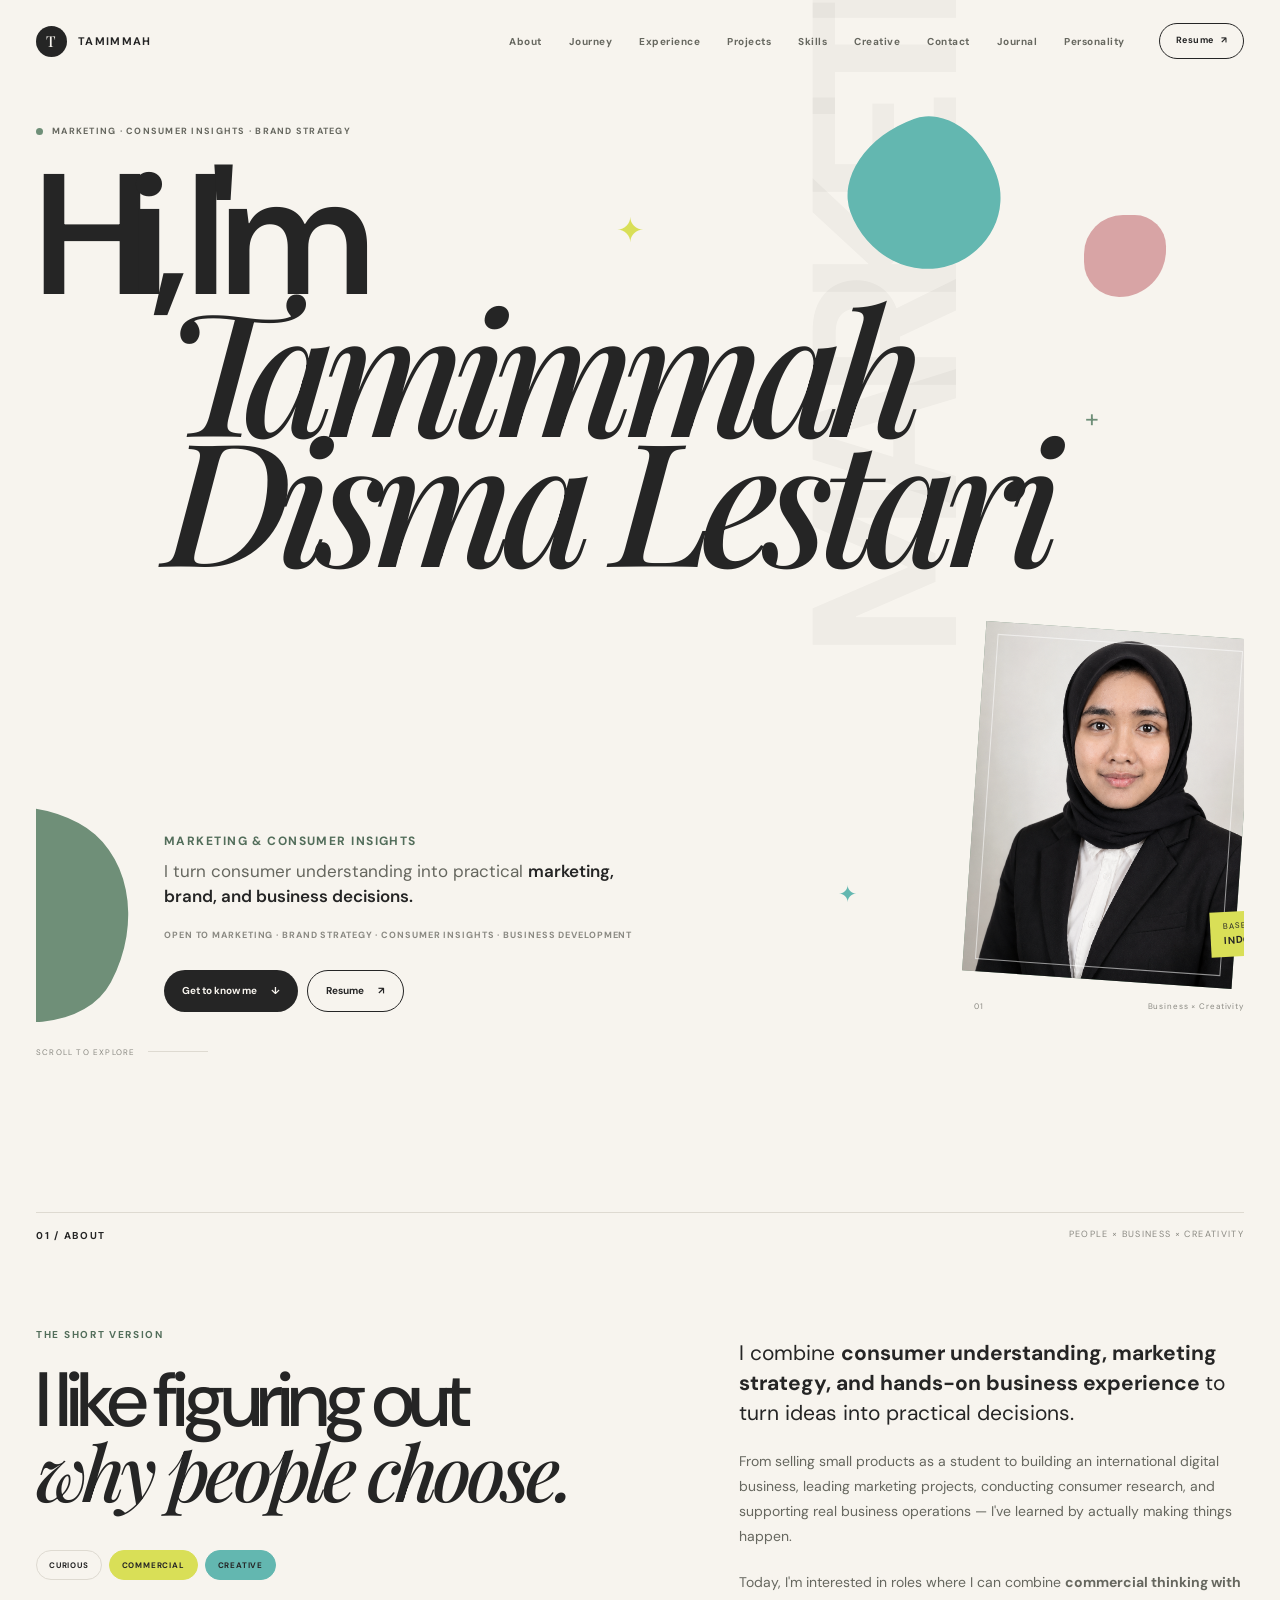
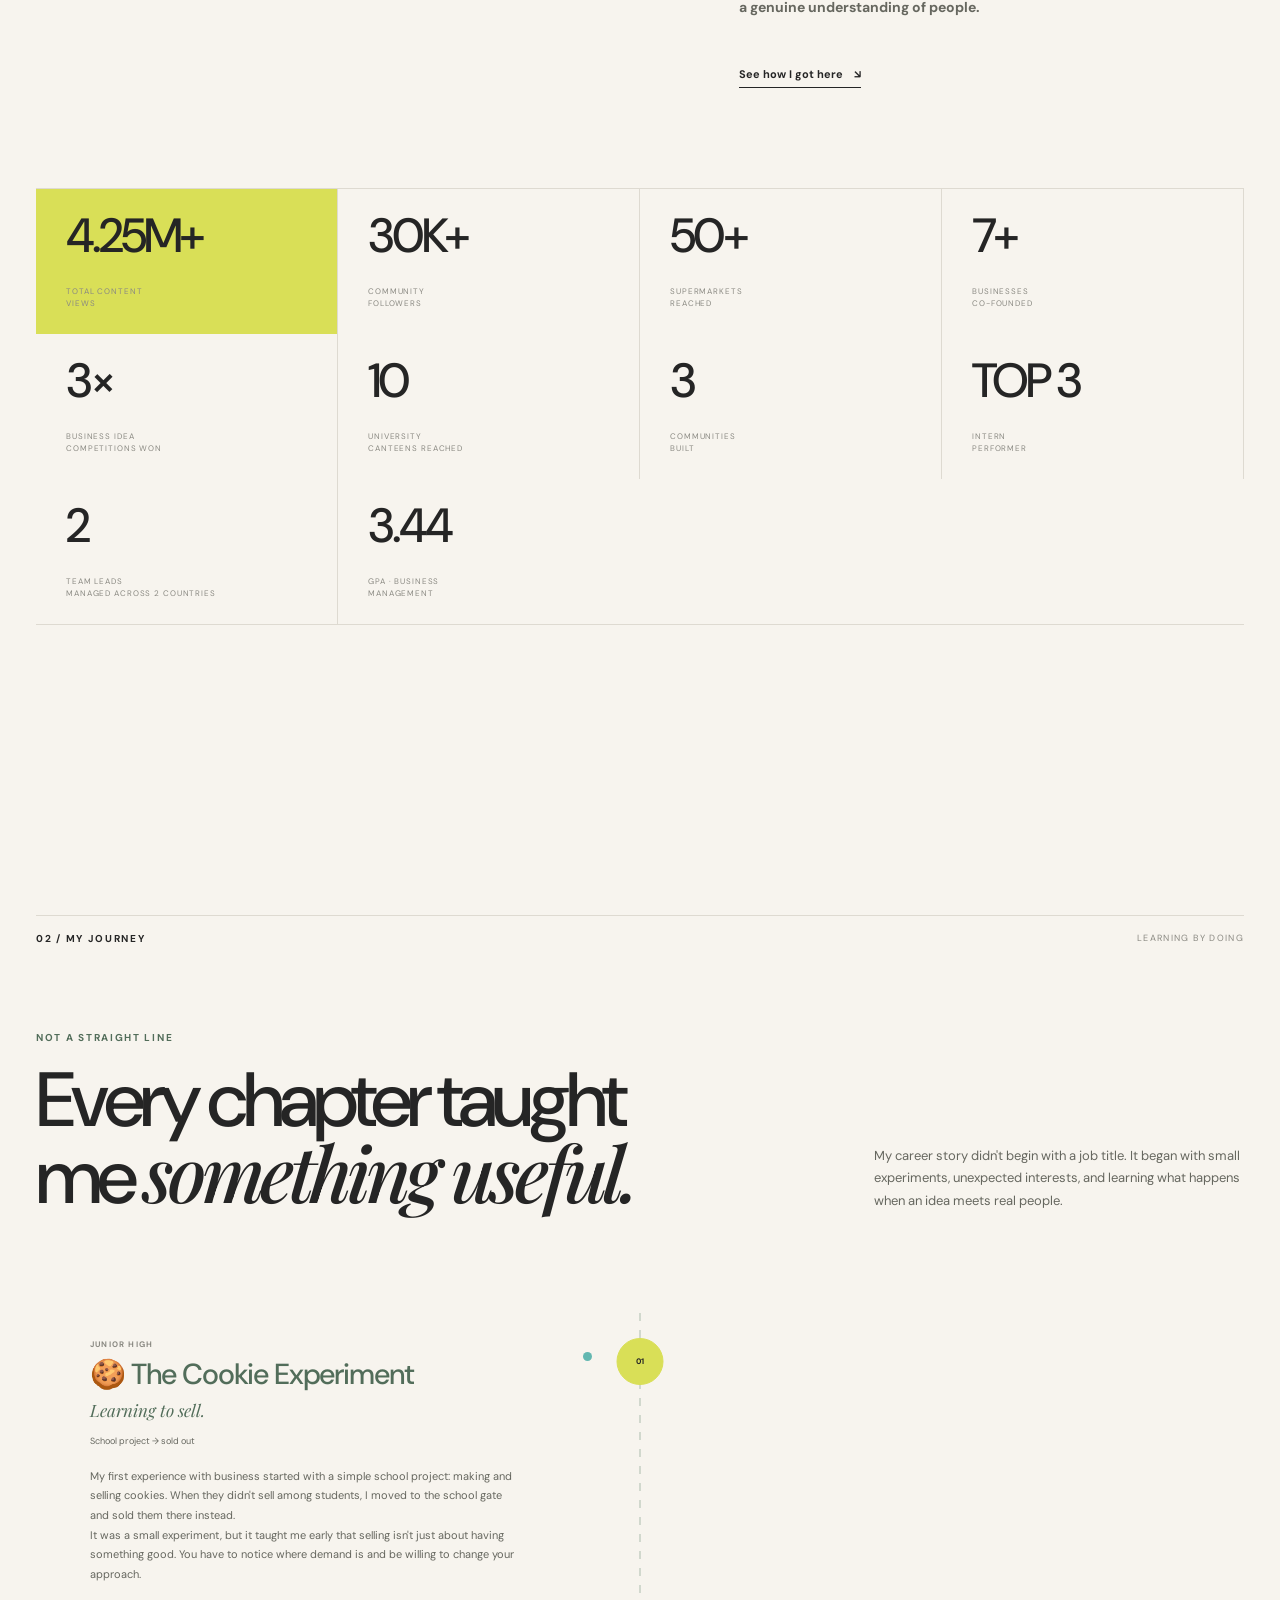
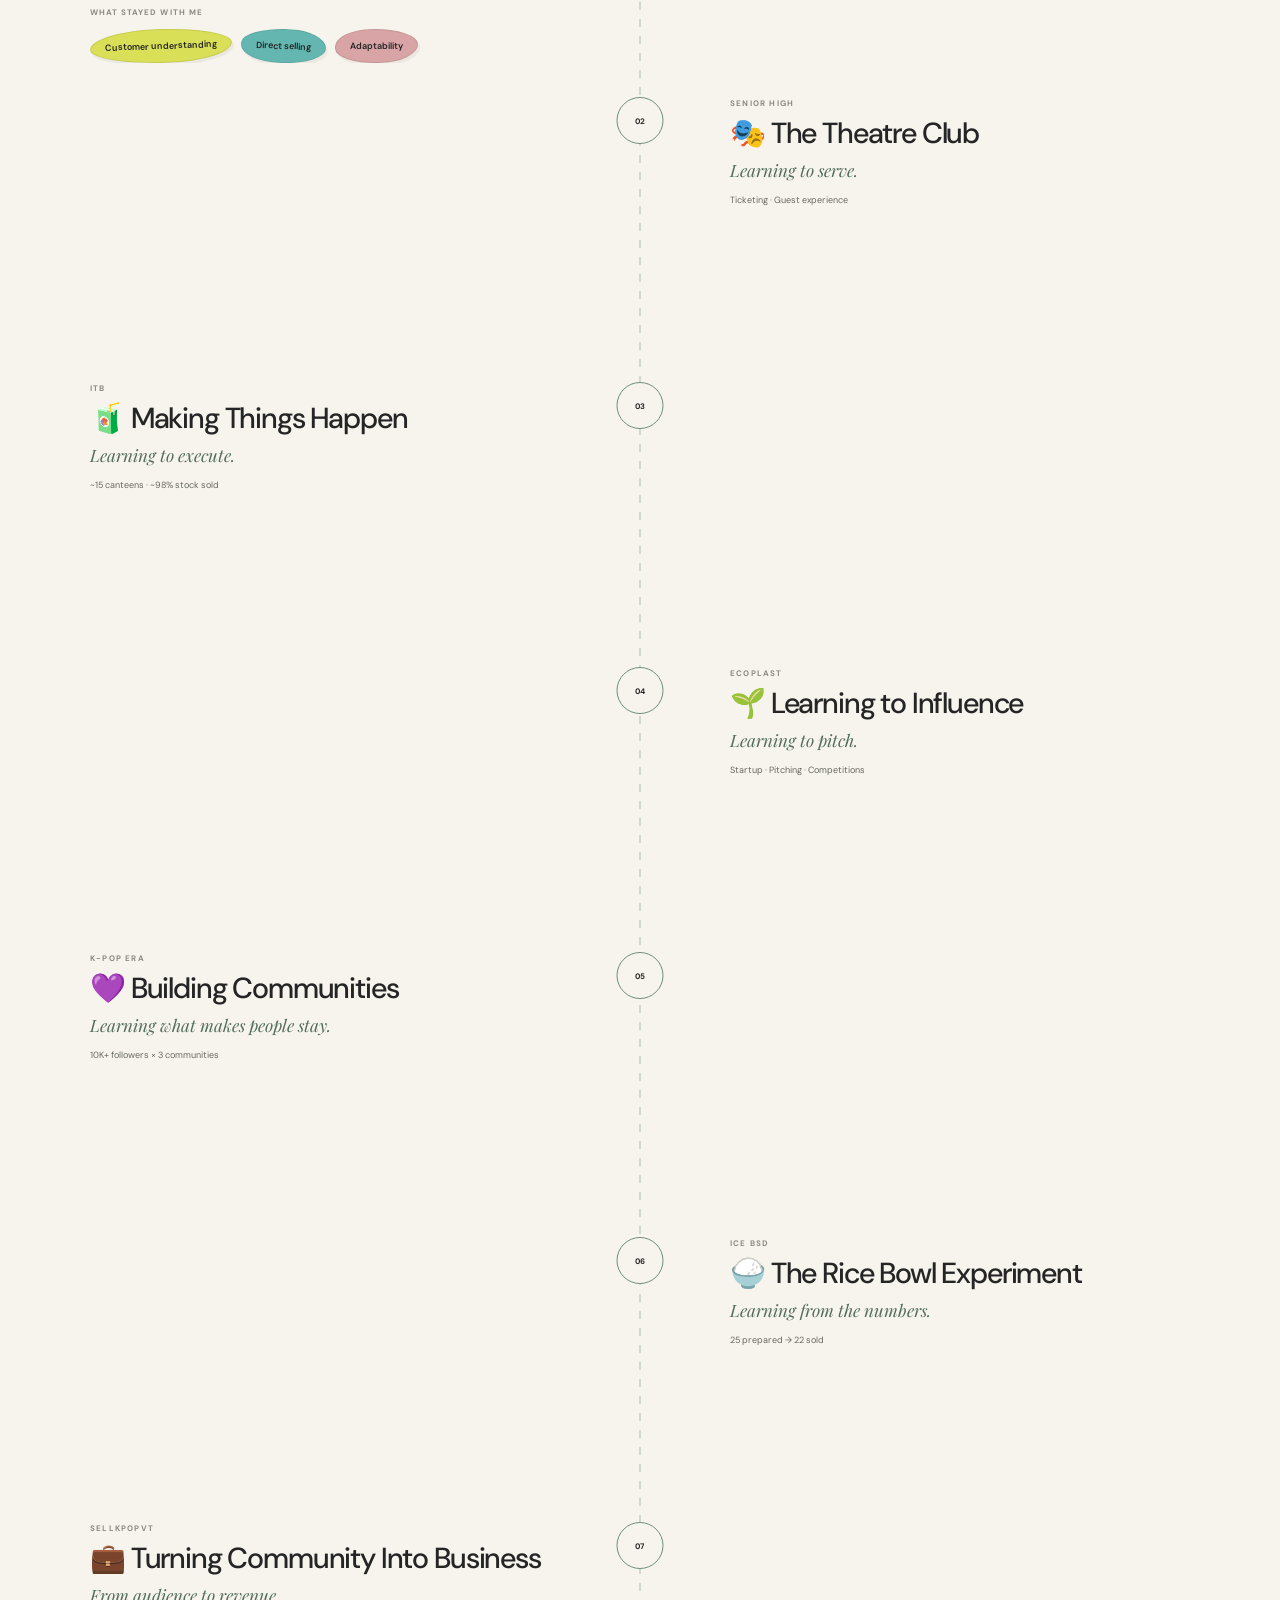
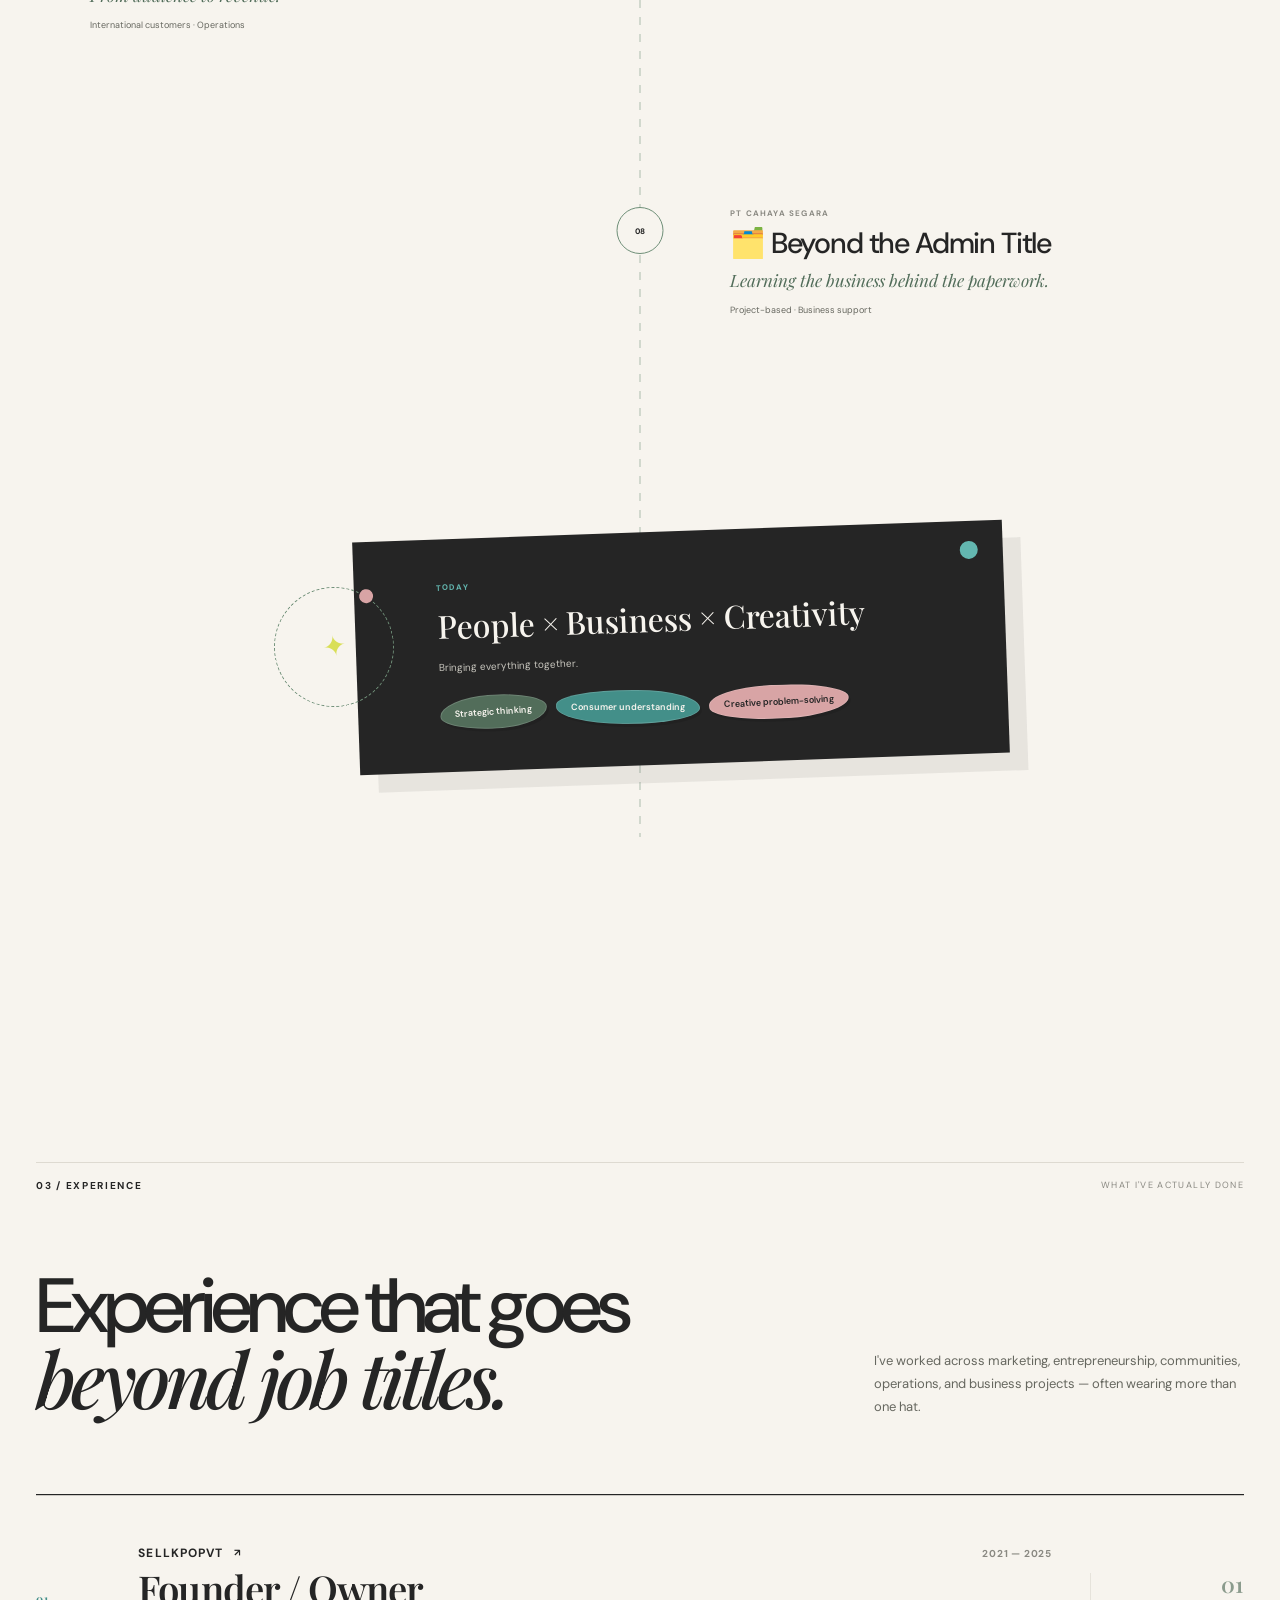
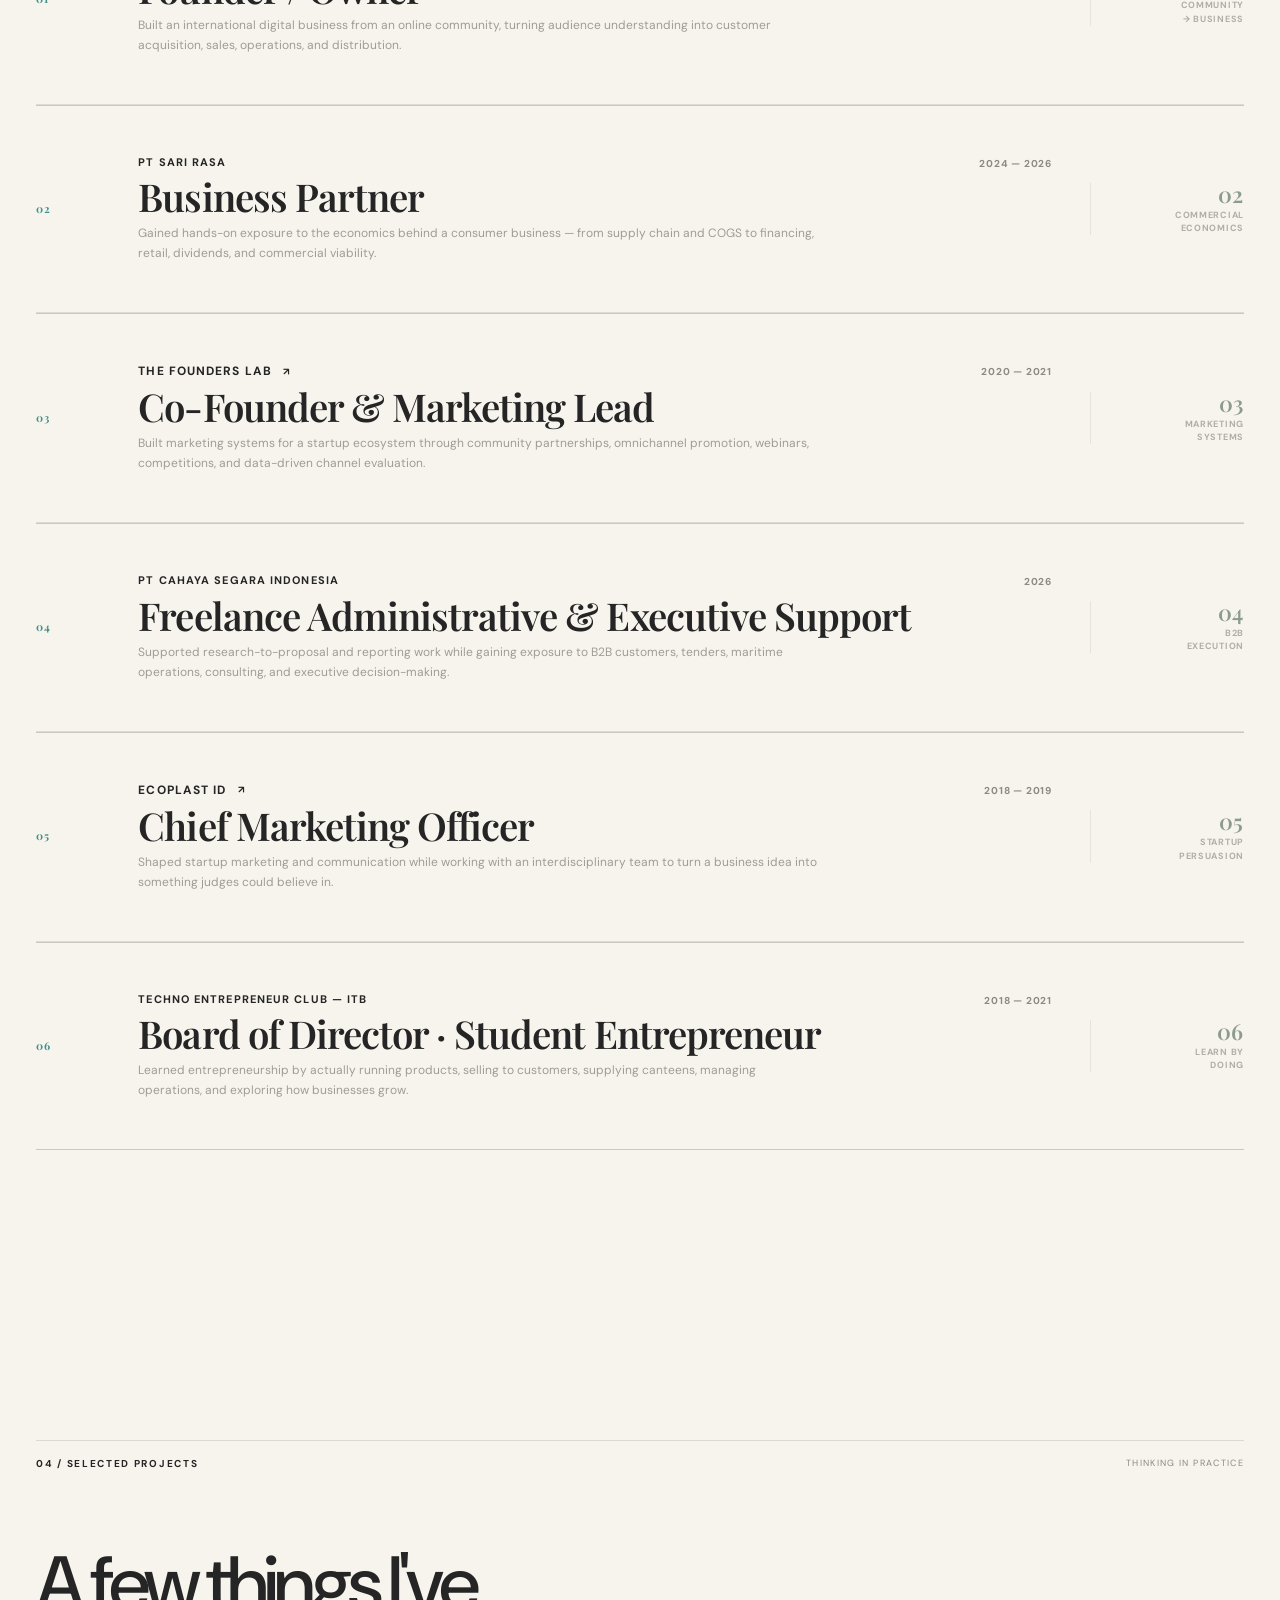
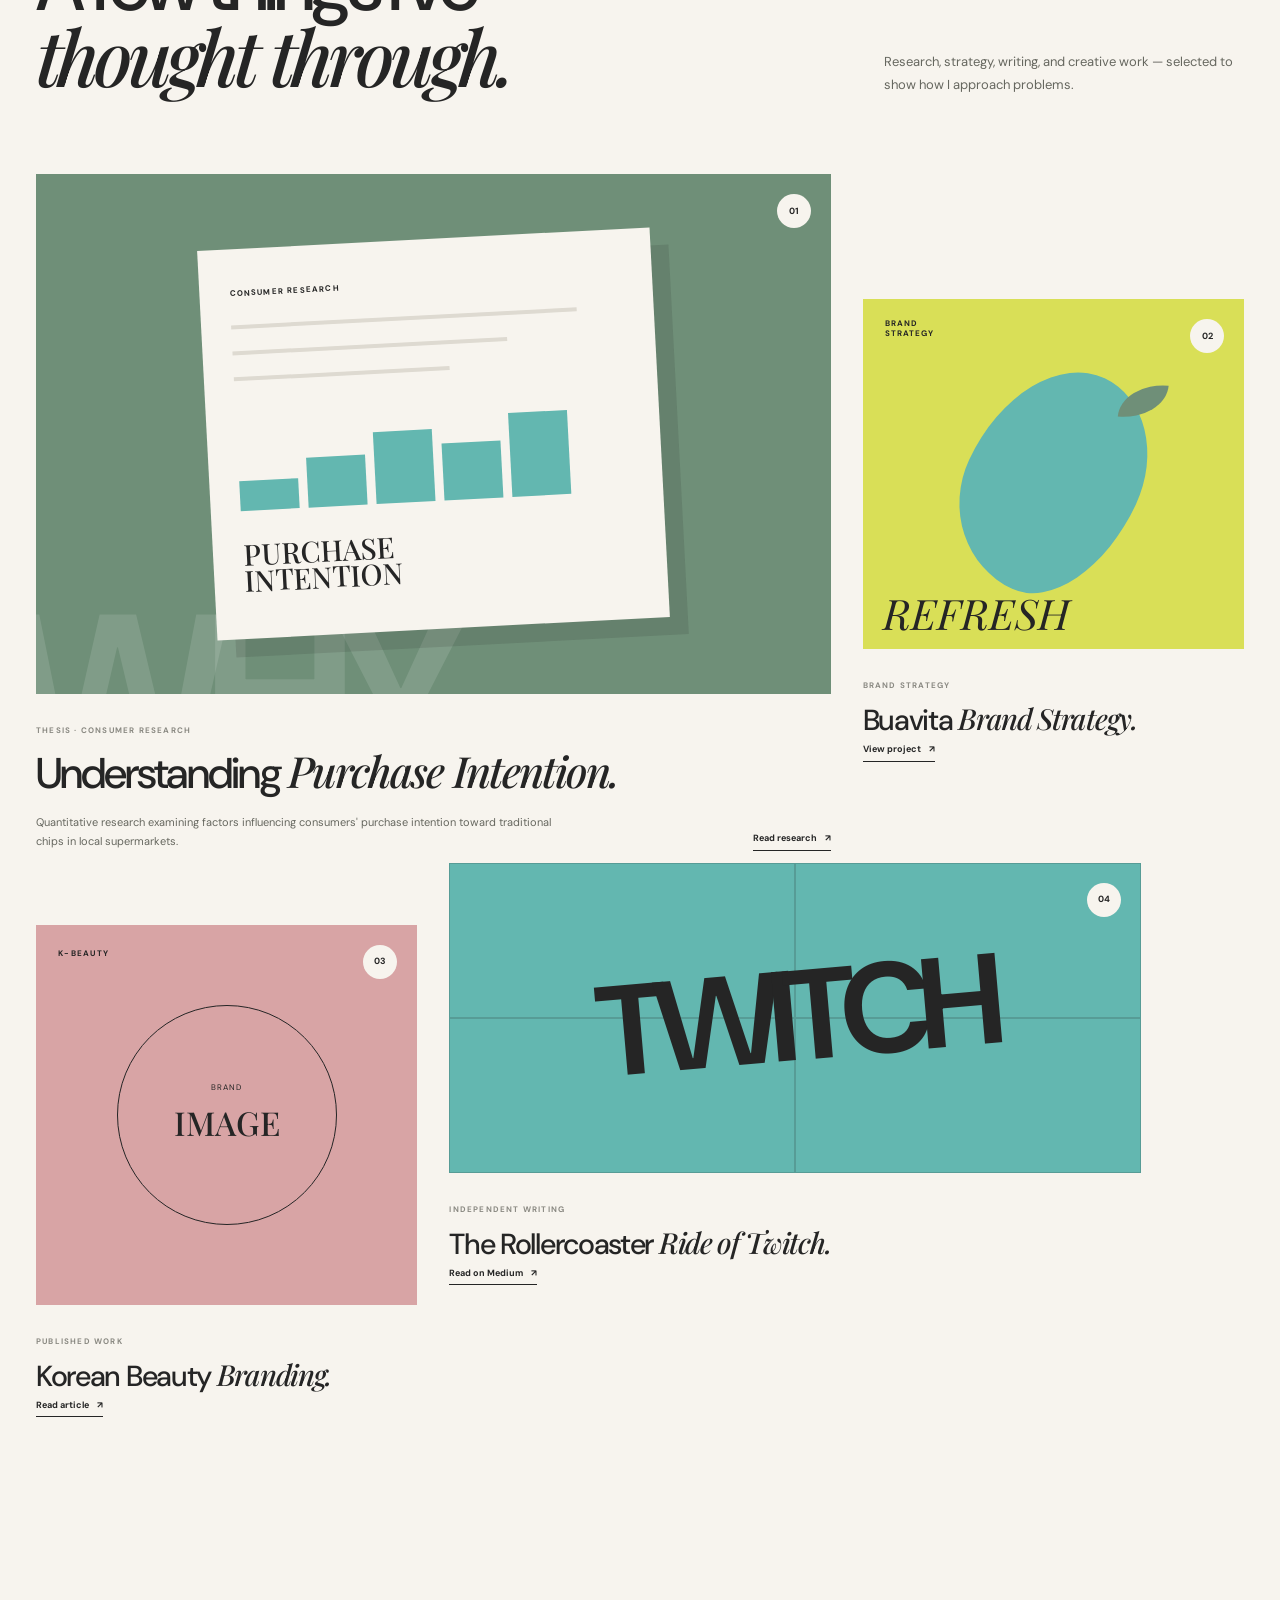
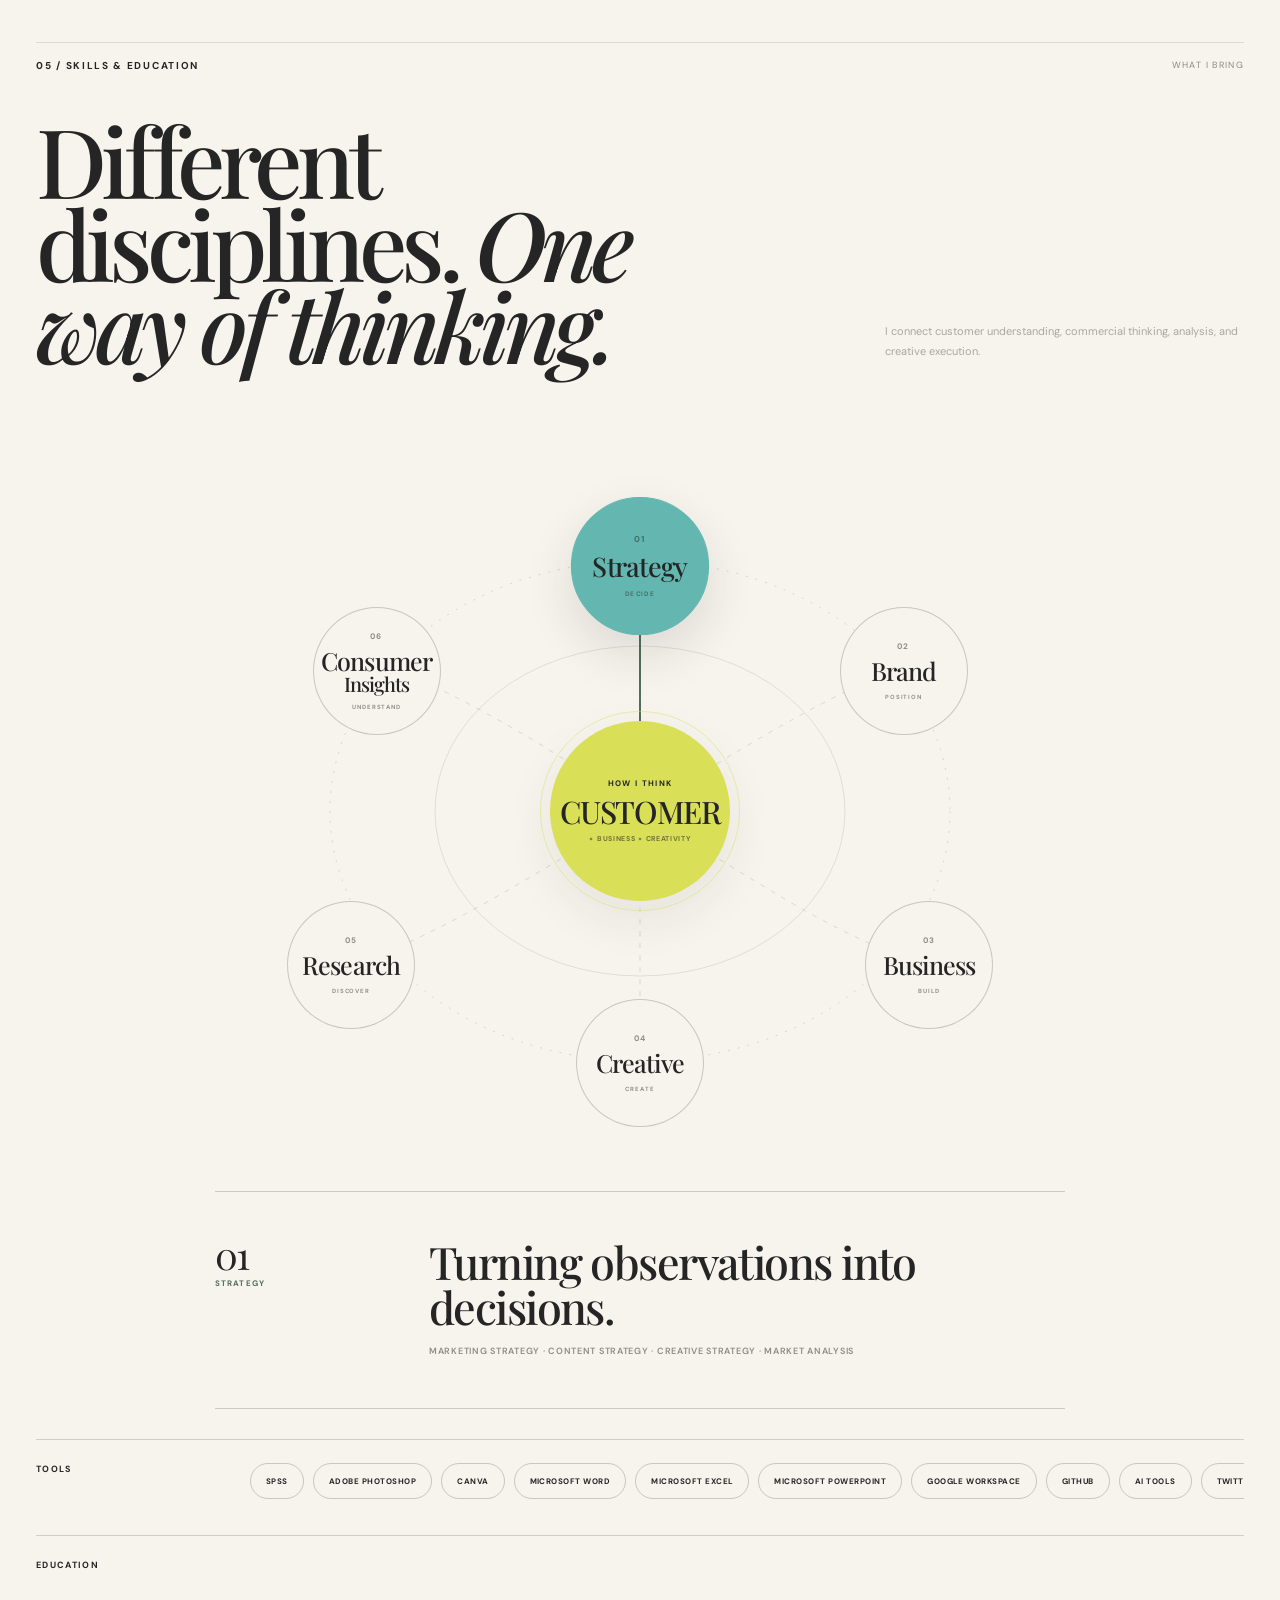
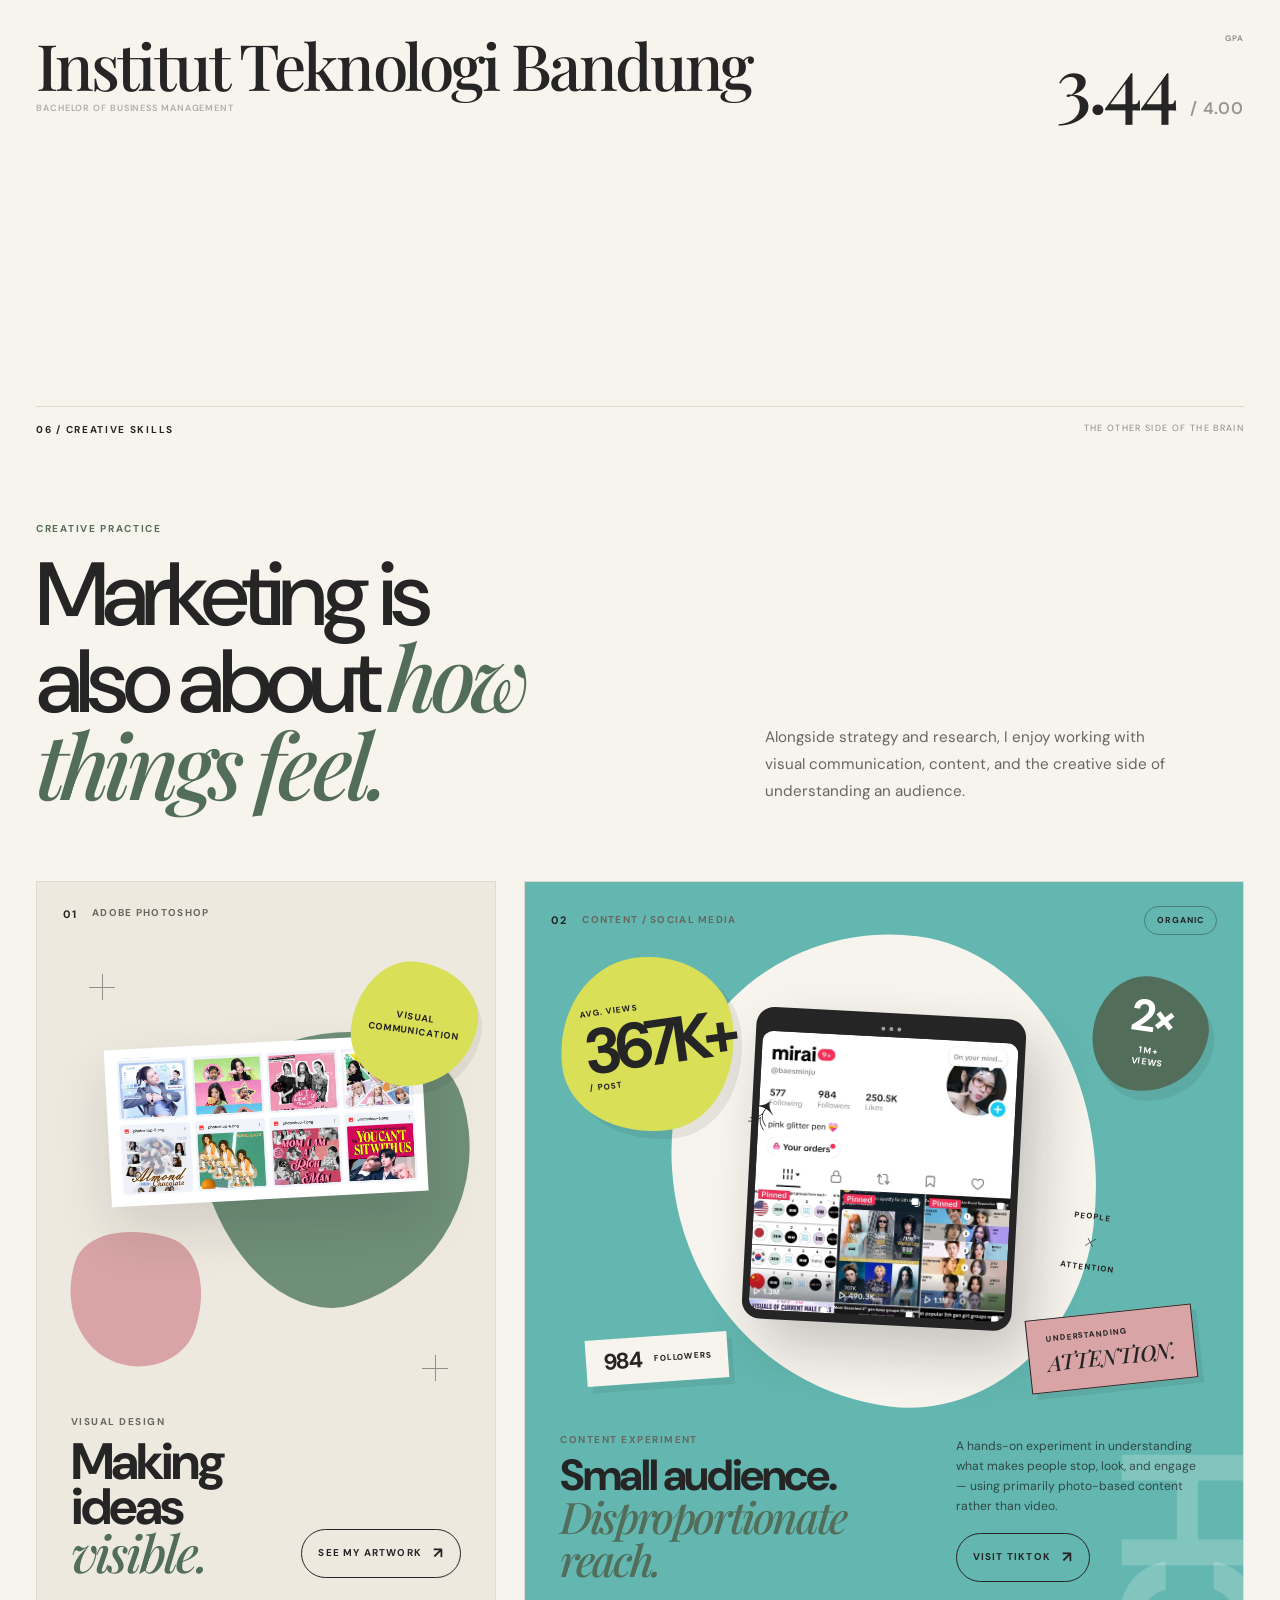
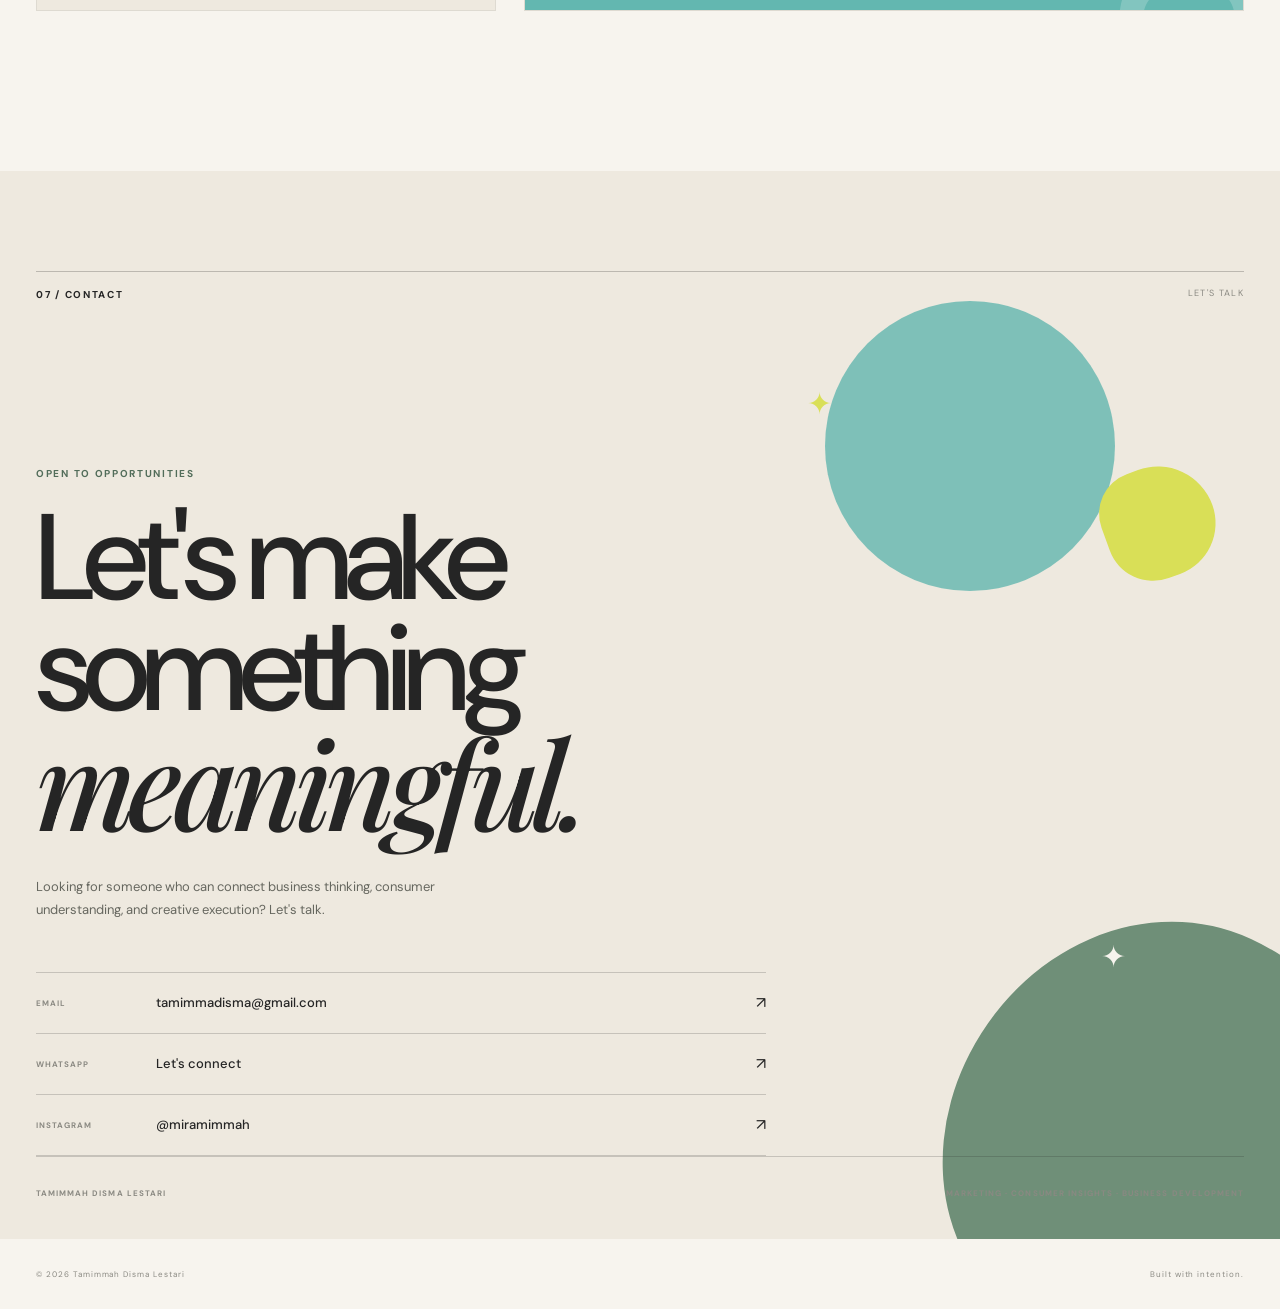
<file: index.html>
<!DOCTYPE html>

<html lang="en">

<head>

  <meta charset="UTF-8">

  <meta
    name="viewport"
    content="width=device-width, initial-scale=1.0">

  <title>Tamimmah Disma Lestari — Marketing & Consumer Insights</title>

  <meta
    name="description"
    content="Portfolio of Tamimmah Disma Lestari — Marketing, Consumer Insights, Business Development and Creative Strategy."
  >

  <link rel="canonical" href="https://tamimmadisma.github.io/">

  <meta property="og:title" content="Tamimmah Disma Lestari — Marketing & Consumer Insights">
  <meta property="og:description" content="Portfolio of Tamimmah Disma Lestari — Marketing, Consumer Insights, Business Development and Creative Strategy.">
  <meta property="og:url" content="https://tamimmadisma.github.io/">
  <meta property="og:type" content="website">

  <meta name="author" content="Tamimmah Disma Lestari">

<meta name="google-site-verification" content="FV3mt_bDivhCD9q9CAS1QPzcbvbddxwMWRHGMlRb1WE" />

<script type="application/ld+json">
{
  "@context": "https://schema.org",
  "@type": "Person",
  "name": "Tamimmah Disma Lestari",
  "url": "https://tamimmadisma.github.io/",
  "sameAs": [
    "https://tamimmah-disma.medium.com/",
    "https://github.com/tamimmadisma"
  ],
  "jobTitle": "Business & Marketing Professional"
}
</script>

<script type="application/ld+json">
{
  "@context": "https://schema.org",
  "@type": "WebSite",
  "name": "Tamimmah Disma Lestari",
  "url": "https://tamimmadisma.github.io/",
  "description": "Personal portfolio of Tamimmah Disma Lestari, a Marketing & Consumer Insights professional.",
  "inLanguage": "en"
}
</script>

  <!-- =====================================================
       GOOGLE FONTS
  ====================================================== -->

  <link rel="preconnect" href="https://fonts.googleapis.com">

  <link
    rel="preconnect"
    href="https://fonts.gstatic.com"
    crossorigin
  >

  <link
    href="https://fonts.googleapis.com/css2?family=DM+Sans:wght@400;500;600;700&family=Playfair+Display:ital,wght@0,500;0,600;0,700;1,500;1,600&display=swap"
    rel="stylesheet"
  >

  <!-- =====================================================
       STYLES
  ====================================================== -->

  <link
    rel="stylesheet"
    href="style.css"
  >


  <!-- =====================================================
       CLICKABLE PROJECT VISUALS
       + EXPLORE MENU
       + INTERACTIVE EXPERIENCE
  ====================================================== -->

  <style>

    .project-visual-link {
      display: block;
      width: 100%;
      color: inherit;
      text-decoration: none;
      cursor: pointer;
    }

    .project-visual-link:hover {
      color: inherit;
      text-decoration: none;
    }

    .project-visual-link:focus-visible {
      outline: 2px solid currentColor;
      outline-offset: 6px;
    }

    .project-visual-link .project-visual {
      width: 100%;
    }


    /* =====================================================
       HERO — GET TO KNOW ME BUTTON
    ====================================================== */

    .hero-actions {
      position: relative;
    }


    .get-to-know-wrapper {
      position: relative;
      display: inline-block;
    }


    .get-to-know-button {
      transition:
        background 0.25s ease,
        color 0.25s ease,
        transform 0.2s ease;
    }


    .get-to-know-button:hover {
      transform: translateY(-2px);
    }


    .get-to-know-button.is-active {
      background: #D9DF57;
      color: #000000;
    }


    .get-to-know-button.is-active .button-arrow {
      display: inline-block;
      transform: translateY(0);
    }


    /* =====================================================
       EXPLORE — FULL SCREEN OVERLAY
    ====================================================== */

    .get-to-know-overlay {

      position: fixed;

      inset: 0;

      width: 100%;

      height: 100vh;

      height: 100dvh;

      z-index: 9999;

      background: rgba(0, 0, 0, 0.35);

      opacity: 0;

      visibility: hidden;

      pointer-events: none;

      transition:
        opacity 0.3s ease,
        visibility 0.3s ease;

      overflow: hidden;

    }


    .get-to-know-overlay.is-open {

      opacity: 1;

      visibility: visible;

      pointer-events: auto;

    }


    /* Background layer */

    .get-to-know-overlay-backdrop {

      position: absolute;

      inset: 0;

      background: rgba(0, 0, 0, 0.28);

      backdrop-filter: blur(3px);

      -webkit-backdrop-filter: blur(3px);

    }


    /* =====================================================
       EXPLORE PANEL
    ====================================================== */

    .get-to-know-panel {

      position: relative;

      z-index: 2;

      width: 100%;

      height: 100%;

      min-height: 100vh;

      min-height: 100dvh;

      max-height: 100vh;

      max-height: 100dvh;

      overflow-y: auto;

      overflow-x: hidden;

      overscroll-behavior: contain;

      -webkit-overflow-scrolling: touch;

      background: #F8F4EE;

      color: #000000;

      padding:

        max(34px, env(safe-area-inset-top))

        clamp(24px, 5vw, 80px)

        max(40px, env(safe-area-inset-bottom));

      box-sizing: border-box;

      transform: translateY(18px);

      transition:
        transform 0.4s cubic-bezier(0.22, 1, 0.36, 1);

    }


    .get-to-know-overlay.is-open .get-to-know-panel {

      transform: translateY(0);

    }


    /* =====================================================
       EXPLORE TOP BAR
    ====================================================== */

    .explore-top {

      display: flex;

      align-items: center;

      justify-content: space-between;

      gap: 24px;

      width: 100%;

      padding-bottom: 18px;

      border-bottom: 1px solid rgba(0, 0, 0, 0.18);

    }


    .explore-brand {

      font-size: 10px;

      font-weight: 700;

      letter-spacing: 0.16em;

      text-transform: uppercase;

    }


    .explore-close {

      appearance: none;

      -webkit-appearance: none;

      border: none;

      background: transparent;

      color: #000000;

      padding: 6px 0;

      margin: 0;

      font-family: "DM Sans", sans-serif;

      font-size: 11px;

      font-weight: 700;

      letter-spacing: 0.12em;

      text-transform: uppercase;

      cursor: pointer;

      transition:
        opacity 0.2s ease,
        transform 0.2s ease;

    }


    .explore-close:hover {

      opacity: 0.6;

      transform: translateX(-3px);

    }


    .explore-close:focus-visible {

      outline: 2px solid #000000;

      outline-offset: 6px;

    }


    /* =====================================================
       EXPLORE HEADER
    ====================================================== */

    .explore-header {

      padding-top: clamp(44px, 8vh, 100px);

      padding-bottom: clamp(36px, 6vh, 70px);

    }


    .explore-eyebrow {

      margin: 0 0 12px;

      font-size: 10px;

      font-weight: 700;

      letter-spacing: 0.16em;

      text-transform: uppercase;

      color: #438F89;

    }


    .explore-title {

      margin: 0;

      font-family: "Playfair Display", serif;

      font-size: clamp(58px, 11vw, 150px);

      line-height: 0.86;

      font-weight: 600;

      letter-spacing: -0.055em;

    }


    .explore-title em {

      font-weight: 500;

    }


    /* =====================================================
       EXPLORE NAV
    ====================================================== */

    .explore-navigation {

      width: 100%;

      border-top: 1px solid #000000;

    }


    .explore-option {

      position: relative;

      display: grid;

      grid-template-columns: clamp(48px, 7vw, 90px) 1fr auto;

      align-items: center;

      gap: clamp(16px, 3vw, 48px);

      width: 100%;

      min-height: clamp(92px, 10vw, 140px);

      padding: 18px 0;

      border-bottom: 1px solid rgba(0, 0, 0, 0.2);

      color: #000000;

      text-decoration: none;

      box-sizing: border-box;

      overflow: hidden;

      transition:
        padding-left 0.3s ease,
        padding-right 0.3s ease;

    }


    .explore-option::before {

      content: "";

      position: absolute;

      inset: 0;

      background: #D9DF57;

      transform: translateX(-101%);

      transition:
        transform 0.35s cubic-bezier(0.22, 1, 0.36, 1);

      z-index: -1;

    }


    .explore-option:hover::before,

    .explore-option:focus-visible::before {

      transform: translateX(0);

    }


    .explore-option:hover,

    .explore-option:focus-visible {

      padding-left: clamp(12px, 2vw, 30px);

      padding-right: clamp(12px, 2vw, 30px);

    }


    .explore-option:focus-visible {

      outline: none;

    }


    .explore-number {

      position: relative;

      z-index: 1;

      font-size: 11px;

      font-weight: 700;

      letter-spacing: 0.1em;

      color: #438F89;

      transition:
        color 0.25s ease,
        transform 0.3s ease;

    }


    .explore-option:hover .explore-number {

      color: #000000;

      transform: translateX(4px);

    }


    .explore-copy {

      position: relative;

      z-index: 1;

      display: flex;

      flex-direction: column;

      gap: 5px;

      min-width: 0;

    }


    .explore-option-title {

      font-family: "Playfair Display", serif;

      font-size: clamp(28px, 4vw, 54px);

      line-height: 0.98;

      font-weight: 600;

      letter-spacing: -0.025em;

      transition:
        transform 0.3s ease;

    }


    .explore-option:hover .explore-option-title {

      transform: translateX(6px);

    }


    .explore-option-description {

      font-size: 10px;

      line-height: 1.4;

      font-weight: 500;

      letter-spacing: 0.08em;

      text-transform: uppercase;

      opacity: 0.58;

    }


    .explore-arrow {

      position: relative;

      z-index: 1;

      display: flex;

      align-items: center;

      justify-content: center;

      width: clamp(34px, 4vw, 54px);

      height: clamp(34px, 4vw, 54px);

      border: 1px solid rgba(0, 0, 0, 0.35);

      border-radius: 50%;

      font-size: 18px;

      flex-shrink: 0;

      transition:
        transform 0.3s ease,
        background 0.25s ease;

    }


    .explore-option:hover .explore-arrow {

      transform: rotate(-45deg);

      background: #F8F4EE;

    }


    /* Individual accents */

    .explore-option:nth-child(2)::before {
      background: #6FB3AC;
    }

    .explore-option:nth-child(3)::before {
      background: #D8A4A5;
    }

    .explore-option:nth-child(4)::before {
      background: #D8DE56;
    }

    .explore-option:nth-child(5)::before {
      background: #7C9783;
    }

    .explore-option:nth-child(6)::before {
      background: #6FB3AC;
    }

    .explore-option:nth-child(7)::before {
      background: #D8A4A5;
    }

    .explore-option:nth-child(8)::before {
      background: #D8DE56;
    }


    /* =====================================================
       EXPLORE FOOTER
    ====================================================== */

    .explore-footer {

      display: flex;

      align-items: flex-end;

      justify-content: space-between;

      gap: 30px;

      padding-top: clamp(38px, 7vh, 80px);

      padding-bottom: 20px;

    }


    .explore-footer-note {

      max-width: 420px;

      font-size: 10px;

      line-height: 1.6;

      letter-spacing: 0.07em;

      text-transform: uppercase;

      opacity: 0.58;

    }


    .explore-resume {

      display: inline-flex;

      align-items: center;

      gap: 8px;

      padding: 12px 18px;

      background: #000000;

      color: #FFFFFF;

      text-decoration: none;

      font-size: 10px;

      font-weight: 700;

      letter-spacing: 0.1em;

      text-transform: uppercase;

      flex-shrink: 0;

      transition:
        background 0.2s ease,
        color 0.2s ease,
        transform 0.2s ease;

    }


    .explore-resume:hover {

      background: #D9DF57;

      color: #000000;

      transform: translateY(-2px);

    }


    .explore-resume:focus-visible {

      outline: 2px solid #000000;

      outline-offset: 5px;

    }


    /* =====================================================
       LOCK BACKGROUND SCROLL
    ====================================================== */

    body.get-to-know-open {

      overflow: hidden;

    }


    /* =====================================================
       EXPERIENCE — INTERACTIVE LIST
    ====================================================== */

    .experience-list {

      position: relative;

      width: 100%;

    }


    .experience-row {

      position: relative;

      display: grid;

      grid-template-columns:
        clamp(42px, 5vw, 70px)
        minmax(0, 1fr)
        auto
        clamp(100px, 12vw, 170px);

      align-items: center;

      gap: clamp(18px, 3vw, 48px);

      padding:
        clamp(28px, 4vw, 48px)
        0;

      border-top: 1px solid rgba(0, 0, 0, 0.18);

      cursor: pointer;

      transition:
        padding 0.35s ease,
        background 0.35s ease;

    }


    .experience-row:last-child {

      border-bottom: 1px solid rgba(0, 0, 0, 0.18);

    }


    .experience-row::before {

      content: "";

      position: absolute;

      inset: 0;

      background: #D8DE56;

      transform: scaleX(0);

      transform-origin: left;

      transition:
        transform 0.4s cubic-bezier(0.22, 1, 0.36, 1);

      z-index: -1;

    }


    .experience-row:hover::before {

      transform: scaleX(1);

    }


    .experience-row:hover {

      padding-left: clamp(12px, 2vw, 28px);

      padding-right: clamp(12px, 2vw, 28px);

    }


    .experience-row:focus-visible {

      outline: 2px solid #000000;

      outline-offset: -2px;

    }


    .experience-number {

      font-size: 11px;

      font-weight: 700;

      letter-spacing: 0.1em;

      color: #438F89;

      transition:
        color 0.25s ease,
        transform 0.3s ease;

    }


    .experience-row:hover .experience-number {

      color: #000000;

      transform: translateX(4px);

    }


    .experience-main {

      min-width: 0;

    }


    .experience-company {

      margin-bottom: 7px;

      font-size: 11px;

      font-weight: 700;

      letter-spacing: 0.1em;

      text-transform: uppercase;

    }


    .experience-company a {

      color: inherit;

      text-decoration: none;

    }


    .experience-company a span {

      display: inline-block;

      margin-left: 4px;

      transition:
        transform 0.25s ease;

    }


    .experience-company a:hover span {

      transform: translate(3px, -3px);

    }


    .experience-main h3 {

      margin: 0 0 9px;

      font-family: "Playfair Display", serif;

      font-size: clamp(25px, 3vw, 42px);

      line-height: 1;

      font-weight: 600;

      letter-spacing: -0.025em;

    }


    .experience-main > p {

      max-width: 680px;

      margin: 0;

      font-size: 12px;

      line-height: 1.65;

      opacity: 0.62;

    }


    .experience-date {

      align-self: start;

      padding-top: 3px;

      white-space: nowrap;

      font-size: 10px;

      font-weight: 700;

      letter-spacing: 0.08em;

      text-transform: uppercase;

    }


    .experience-impact {

      align-self: center;

      font-size: 9px;

      line-height: 1.45;

      font-weight: 700;

      letter-spacing: 0.08em;

      text-transform: uppercase;

      text-align: right;

      opacity: 0.65;

    }


    .experience-impact span {

      display: block;

      margin-bottom: 4px;

      font-family: "Playfair Display", serif;

      font-size: 22px;

      font-weight: 600;

      line-height: 1;

      opacity: 1;

    }


    .experience-open-indicator {

      display: none;

    }


    /* =====================================================
       EXPERIENCE DETAIL MODAL
    ====================================================== */

    .experience-modal {

      position: fixed;

      inset: 0;

      z-index: 10000;

      display: flex;

      align-items: center;

      justify-content: center;

      padding:
        max(24px, env(safe-area-inset-top))
        clamp(18px, 4vw, 60px)
        max(24px, env(safe-area-inset-bottom));

      box-sizing: border-box;

      background: rgba(0, 0, 0, 0.38);

      backdrop-filter: blur(6px);

      -webkit-backdrop-filter: blur(6px);

      opacity: 0;

      visibility: hidden;

      pointer-events: none;

      transition:
        opacity 0.3s ease,
        visibility 0.3s ease;

    }


    .experience-modal.is-open {

      opacity: 1;

      visibility: visible;

      pointer-events: auto;

    }


    .experience-modal-backdrop {

      position: absolute;

      inset: 0;

      cursor: pointer;

    }


    .experience-modal-panel {

      position: relative;

      z-index: 2;

      width: min(1180px, 100%);

      max-height: min(88vh, 900px);

      overflow-y: auto;

      background: #F8F4EE;

      color: #000000;

      box-sizing: border-box;

      padding:
        clamp(28px, 5vw, 70px);

      transform: translateY(24px) scale(0.98);

      transition:
        transform 0.4s cubic-bezier(0.22, 1, 0.36, 1);

      box-shadow:
        0 30px 90px rgba(0, 0, 0, 0.18);

    }


    .experience-modal.is-open .experience-modal-panel {

      transform: translateY(0) scale(1);

    }

.experience-modal-top {
  display: flex;
  align-items: flex-start;
  justify-content: space-between;
  gap: 30px;

  padding-bottom: 22px;

  border-bottom: 1px solid rgba(0, 0, 0, 0.18);
}

    .experience-modal-index {

      display: flex;

      align-items: center;

      gap: 12px;

      font-size: 10px;

      font-weight: 700;

      letter-spacing: 0.12em;

      text-transform: uppercase;

      color: #438F89;

    }


    .experience-modal-index::before {

      content: "";

      display: block;

      width: 28px;

      height: 1px;

      background: #438F89;

    }


.experience-modal-close {
  position: sticky;
  top: 20px;
  z-index: 30;

  display: block;
  width: fit-content;
  margin-left: auto;
  margin-bottom: -20px;

  appearance: none;
  -webkit-appearance: none;
  border: 0;
  background: #F8F4EE;
  color: #000000;

  padding: 5px 0 5px 10px;

  font-family: "DM Sans", sans-serif;
  font-size: 10px;
  font-weight: 700;
  letter-spacing: 0.12em;
  text-transform: uppercase;

  cursor: pointer;
}
    .experience-modal-close:hover {

      opacity: 0.55;

      transform: translateX(-3px);

    }


    .experience-modal-close:focus-visible {

      outline: 2px solid #000000;

      outline-offset: 6px;

    }


    .experience-modal-heading {

      display: grid;

      grid-template-columns: minmax(0, 1.4fr) minmax(180px, 0.6fr);

      gap: 40px;

      padding:
        clamp(36px, 5vw, 65px)
        0
        clamp(32px, 4vw, 52px);

    }


    .experience-modal-company {

      margin-bottom: 12px;

      font-size: 11px;

      font-weight: 700;

      letter-spacing: 0.12em;

      text-transform: uppercase;

    }


    .experience-modal-company a {

      color: inherit;

      text-decoration: none;

    }


    .experience-modal-company a:hover {

      text-decoration: underline;

      text-underline-offset: 4px;

    }


    .experience-modal-title {

      margin: 0;

      font-family: "Playfair Display", serif;

      font-size: clamp(42px, 6vw, 78px);

      line-height: 0.92;

      font-weight: 600;

      letter-spacing: -0.045em;

    }


    .experience-modal-meta {

      display: flex;

      flex-direction: column;

      justify-content: flex-end;

      align-items: flex-end;

      text-align: right;

      gap: 8px;

    }


    .experience-modal-date {

      font-size: 10px;

      font-weight: 700;

      letter-spacing: 0.1em;

      text-transform: uppercase;

    }


    .experience-modal-role-label {

      font-size: 9px;

      line-height: 1.5;

      letter-spacing: 0.1em;

      text-transform: uppercase;

      opacity: 0.52;

    }


    .experience-modal-role {

      font-family: "Playfair Display", serif;

      font-size: 21px;

      line-height: 1.15;

    }


    .experience-modal-body {

      display: grid;

      grid-template-columns: minmax(0, 1.4fr) minmax(230px, 0.6fr);

      gap: clamp(32px, 6vw, 90px);

      padding-top: clamp(28px, 4vw, 48px);

      border-top: 1px solid rgba(0, 0, 0, 0.18);

    }


    .experience-modal-story {

      min-width: 0;

    }


    .experience-modal-story > p {

      margin: 0 0 20px;

      font-size: 14px;

      line-height: 1.8;

      color: rgba(0, 0, 0, 0.72);

    }


    .experience-modal-story > p strong {

      color: #000000;

    }


    .experience-modal-story .story-lead {

      margin-bottom: 30px;

      font-family: "Playfair Display", serif;

      font-size: clamp(22px, 3vw, 32px);

      line-height: 1.25;

      color: #000000;

    }


    .experience-modal-sidebar {

      align-self: start;

    }


    .experience-sidebar-label {

      display: block;

      margin-bottom: 14px;

      font-size: 9px;

      font-weight: 700;

      letter-spacing: 0.12em;

      text-transform: uppercase;

      color: #438F89;

    }


    .experience-sidebar-block {

      padding: 18px 0;

      border-top: 1px solid rgba(0, 0, 0, 0.18);

    }


    .experience-sidebar-block:last-child {

      border-bottom: 1px solid rgba(0, 0, 0, 0.18);

    }


    .experience-sidebar-block strong {

      display: block;

      margin-bottom: 7px;

      font-family: "Playfair Display", serif;

      font-size: 25px;

      line-height: 1;

      font-weight: 600;

    }


    .experience-sidebar-block span {

      display: block;

      font-size: 9px;

      line-height: 1.55;

      font-weight: 600;

      letter-spacing: 0.07em;

      text-transform: uppercase;

      opacity: 0.55;

    }


    .experience-learning {

      margin-top: 34px;

      padding: 28px;

      background: #D8DE56;

    }


    .experience-learning-label {

      display: block;

      margin-bottom: 14px;

      font-size: 9px;

      font-weight: 700;

      letter-spacing: 0.12em;

      text-transform: uppercase;

    }


    .experience-learning p {

      margin: 0;

      font-family: "Playfair Display", serif;

      font-size: clamp(20px, 2.5vw, 29px);

      line-height: 1.25;

    }


    .experience-loop {

      display: flex;

      flex-wrap: wrap;

      gap: 7px;

      margin-top: 25px;

    }


    .experience-loop span {

      display: inline-flex;

      align-items: center;

      padding: 8px 11px;

      border: 1px solid rgba(0, 0, 0, 0.25);

      border-radius: 999px;

      font-size: 8px;

      font-weight: 700;

      letter-spacing: 0.06em;

      text-transform: uppercase;

    }


    /* =====================================================
       EXPERIENCE MODAL — CONTENT SECTIONS
    ====================================================== */

    .experience-story-section {

      margin-top: 34px;

      padding-top: 30px;

      border-top: 1px solid rgba(0, 0, 0, 0.12);

    }


    .experience-story-section h4 {

      margin: 0 0 18px;

      font-family: "Playfair Display", serif;

      font-size: 25px;

      line-height: 1;

      font-weight: 600;

    }


    .experience-story-section ol {

      margin: 0;

      padding-left: 20px;

    }


    .experience-story-section li {

      margin-bottom: 10px;

      padding-left: 4px;

      font-size: 12px;

      line-height: 1.65;

    }


    .experience-modal-footer {

      display: flex;

      align-items: flex-end;

      justify-content: space-between;

      gap: 30px;

      margin-top: 45px;

      padding-top: 22px;

      border-top: 1px solid rgba(0, 0, 0, 0.18);

    }


    .experience-modal-footer-note {

      max-width: 580px;

      font-size: 9px;

      line-height: 1.6;

      letter-spacing: 0.07em;

      text-transform: uppercase;

      opacity: 0.5;

    }


    .experience-modal-next {

      flex-shrink: 0;

      font-size: 9px;

      font-weight: 700;

      letter-spacing: 0.1em;

      text-transform: uppercase;

    }


    /* =====================================================
       EXPERIENCE — MOBILE
    ====================================================== */

    @media (max-width: 850px) {

      .experience-row {

        grid-template-columns:
          34px
          minmax(0, 1fr)
          auto;

        gap: 14px;

      }


      .experience-impact {

        display: none;

      }


      .experience-date {

        grid-column: 2 / -1;

        grid-row: 2;

        padding-top: 0;

        font-size: 8px;

        opacity: 0.55;

      }


      .experience-main {

        grid-column: 2;

      }


      .experience-number {

        grid-column: 1;

        grid-row: 1;

      }


      .experience-open-indicator {

        display: flex;

        align-items: center;

        justify-content: center;

        width: 30px;

        height: 30px;

        border: 1px solid rgba(0, 0, 0, 0.3);

        border-radius: 50%;

        font-size: 15px;

        transition:
          transform 0.3s ease,
          background 0.25s ease;

      }


      .experience-row:hover .experience-open-indicator {

        transform: rotate(-45deg);

        background: #F8F4EE;

      }


      .experience-modal-heading {

        grid-template-columns: 1fr;

        gap: 25px;

      }


      .experience-modal-meta {

        align-items: flex-start;

        text-align: left;

      }


      .experience-modal-body {

        grid-template-columns: 1fr;

        gap: 35px;

      }

    }


    @media (max-width: 600px) {

      .experience-row {

        padding:
          24px
          0;

      }


      .experience-row:hover {

        padding-left: 8px;

        padding-right: 8px;

      }


      .experience-main h3 {

        font-size: 25px;

      }


      .experience-main > p {

        font-size: 11px;

      }


      .experience-modal {

        padding:
          10px;

      }


      .experience-modal-panel {

        max-height: 94vh;

        padding:
          24px 20px 28px;

      }


      .experience-modal-title {

        font-size: 43px;

      }


      .experience-modal-story > p {

        font-size: 13px;

        line-height: 1.7;

      }


      .experience-modal-story .story-lead {

        font-size: 22px;

      }


      .experience-learning {

        padding: 22px;

      }


      .experience-modal-footer {

        flex-direction: column;

        align-items: flex-start;

      }

    }


    /* =====================================================
       MOBILE EXPLORE
    ====================================================== */

    @media (max-width: 700px) {

      .get-to-know-wrapper {

        width: auto;

      }


      .get-to-know-overlay {

        height: 100dvh;

      }


      .get-to-know-panel {

        height: 100dvh;

        min-height: 100dvh;

        max-height: 100dvh;

        padding:

          max(22px, env(safe-area-inset-top))

          20px

          max(28px, env(safe-area-inset-bottom));

      }


      .explore-top {

        padding-bottom: 15px;

      }


      .explore-header {

        padding-top: 48px;

        padding-bottom: 40px;

      }


      .explore-title {

        font-size: clamp(58px, 19vw, 100px);

      }


      .explore-navigation {

        border-top: 1px solid #000000;

      }


      .explore-option {

        grid-template-columns: 34px 1fr 34px;

        gap: 10px;

        min-height: 88px;

        padding: 16px 0;

      }


      .explore-option:hover,

      .explore-option:focus-visible {

        padding-left: 8px;

        padding-right: 8px;

      }


      .explore-option-title {

        font-size: clamp(27px, 8.5vw, 42px);

      }


      .explore-option-description {

        font-size: 8px;

        letter-spacing: 0.06em;

      }


      .explore-number {

        font-size: 9px;

      }


      .explore-arrow {

        width: 32px;

        height: 32px;

        font-size: 14px;

      }


      .explore-footer {

        flex-direction: column;

        align-items: flex-start;

        padding-top: 42px;

        gap: 24px;

      }


      .explore-footer-note {

        max-width: 280px;

      }


      .explore-resume {

        width: 100%;

        justify-content: center;

      }

    }


    /* =====================================================
       REDUCE MOTION
    ====================================================== */

    @media (prefers-reduced-motion: reduce) {

      .get-to-know-overlay,
      .get-to-know-panel,
      .explore-option,
      .explore-option::before,
      .explore-option-title,
      .explore-number,
      .explore-arrow,
      .experience-row,
      .experience-row::before,
      .experience-modal,
      .experience-modal-panel {

        transition: none !important;

      }

    }

  </style>

</head>


<body>


  <!-- =====================================================
       HEADER
  ====================================================== -->

  <header
    class="site-header"
    id="siteHeader"
  >

    <a
      href="#top"
      class="logo"
      aria-label="Back to top"
    >

      <span>T</span>

      <span class="logo-name">
        TAMIMMAH
      </span>

    </a>


    <nav
      class="desktop-nav"
      aria-label="Main navigation"
    >

      <a href="#about">About</a>

      <a href="#journey">Journey</a>

      <a href="#experience">Experience</a>

      <a href="#projects">Projects</a>

      <a href="#skills">Skills</a>

      <a href="#creative">Creative</a>

      <a href="#contact">Contact</a>

      <a href="journal.html">Journal</a>
      
      <a href="personality.html">Personality</a>
    </nav>


    <a
      href="resume.pdf"
      target="_blank"
      rel="noopener"
      class="header-resume"
    >

      Resume

      <span>↗</span>

    </a>


    <button
      class="menu-toggle"
      id="menuToggle"
      type="button"
      aria-label="Open navigation"
      aria-expanded="false"
      aria-controls="mobileNav"
    >

      <span></span>
      <span></span>

    </button>

  </header>


  <!-- =====================================================
       MOBILE NAVIGATION
  ====================================================== -->

  <div
    class="mobile-nav"
    id="mobileNav"
  >

    <div class="mobile-nav-inner">

      <small>
        MENU
      </small>


      <nav aria-label="Mobile navigation">

        <a href="#about">
          01
          <span>About</span>
        </a>

        <a href="#journey">
          02
          <span>Journey</span>
        </a>

        <a href="#experience">
          03
          <span>Experience</span>
        </a>

        <a href="#projects">
          04
          <span>Projects</span>
        </a>

        <a href="#skills">
          05
          <span>Skills</span>
        </a>

        <a href="#creative">
          06
          <span>Creative</span>
        </a>

        <a href="#contact">
          07
          <span>Contact</span>
        </a>

        <a href="journal.html">
          08
          <span>Journal</span>
        </a>

      </nav>


      <a
        href="resume.pdf"
        target="_blank"
        rel="noopener"
        class="mobile-resume"
      >
        View Resume ↗
      </a>

    </div>

  </div>


  <!-- =====================================================
       EXPLORE FULL SCREEN MENU
  ====================================================== -->

  <div
    class="get-to-know-overlay"
    id="getToKnowOverlay"
    aria-hidden="true"
  >

    <div
      class="get-to-know-overlay-backdrop"
      id="getToKnowBackdrop"
    ></div>


    <div
      class="get-to-know-panel"
      id="getToKnowPanel"
      role="dialog"
      aria-modal="true"
      aria-labelledby="exploreTitle"
    >


      <div class="explore-top">

        <span class="explore-brand">
          TAMIMMAH
        </span>


        <button
          type="button"
          class="explore-close"
          id="exploreClose"
          aria-label="Close explore menu"
        >

          × CLOSE

        </button>

      </div>


      <div class="explore-header">

        <p class="explore-eyebrow">
          GET TO KNOW ME
        </p>


        <h2
          class="explore-title"
          id="exploreTitle"
        >
          EXPLORE
        </h2>

      </div>


      <nav
        class="explore-navigation"
        aria-label="Explore portfolio"
      >

        <a
          href="#about"
          class="explore-option"
        >

          <span class="explore-number">
            01
          </span>


          <span class="explore-copy">

            <span class="explore-option-title">
              ABOUT
            </span>

            <span class="explore-option-description">
              Who I am
            </span>

          </span>


          <span class="explore-arrow">
            ↘
          </span>

        </a>


        <a
          href="#journey"
          class="explore-option"
        >

          <span class="explore-number">
            02
          </span>


          <span class="explore-copy">

            <span class="explore-option-title">
              JOURNEY
            </span>

            <span class="explore-option-description">
              How I got here
            </span>

          </span>


          <span class="explore-arrow">
            ↘
          </span>

        </a>


        <a
          href="#experience"
          class="explore-option"
        >

          <span class="explore-number">
            03
          </span>


          <span class="explore-copy">

            <span class="explore-option-title">
              EXPERIENCE
            </span>

            <span class="explore-option-description">
              Where I've worked
            </span>

          </span>


          <span class="explore-arrow">
            ↘
          </span>

        </a>


        <a
          href="#projects"
          class="explore-option"
        >

          <span class="explore-number">
            04
          </span>


          <span class="explore-copy">

            <span class="explore-option-title">
              PROJECTS
            </span>

            <span class="explore-option-description">
              What I've worked on
            </span>

          </span>


          <span class="explore-arrow">
            ↘
          </span>

        </a>


        <a
          href="#skills"
          class="explore-option"
        >

          <span class="explore-number">
            05
          </span>


          <span class="explore-copy">

            <span class="explore-option-title">
              SKILLS
            </span>

            <span class="explore-option-description">
              What I bring
            </span>

          </span>


          <span class="explore-arrow">
            ↘
          </span>

        </a>


        <a
          href="#creative"
          class="explore-option"
        >

          <span class="explore-number">
            06
          </span>


          <span class="explore-copy">

            <span class="explore-option-title">
              CREATIVE
            </span>

            <span class="explore-option-description">
              What I make
            </span>

          </span>


          <span class="explore-arrow">
            ↘
          </span>

        </a>


        <a
          href="#contact"
          class="explore-option"
        >

          <span class="explore-number">
            07
          </span>


          <span class="explore-copy">

            <span class="explore-option-title">
              CONTACT
            </span>

            <span class="explore-option-description">
              Let's connect
            </span>

          </span>


          <span class="explore-arrow">
            ↘
          </span>

        </a>


        <a
          href="journal.html"
          class="explore-option"
        >
          <span class="explore-number">
            08
          </span>


          <span class="explore-copy">

            <span class="explore-option-title">
              JOURNAL
            </span>

            <span class="explore-option-description">
              What I'm doing now
            </span>

          </span>


          <span class="explore-arrow">
            ↗
          </span>

        </a>


        <a
          href="portfolio-case-studies.html"
          class="explore-option"
        >

          <span class="explore-number">
            09
          </span>


          <span class="explore-copy">

            <span class="explore-option-title">
              CASE STUDIES
            </span>

            <span class="explore-option-description">
              Selected work & projects
            </span>

          </span>


          <span class="explore-arrow">
            ↗
          </span>

        </a>

      </nav>

      <div class="explore-footer">

        <p class="explore-footer-note">

          PEOPLE × BUSINESS × CREATIVITY
          <br>
          Marketing · Consumer Insights · Brand Strategy

        </p>


        <a
          href="resume.pdf"
          target="_blank"
          rel="noopener"
          class="explore-resume"
        >

          View Resume

          <span>↗</span>

        </a>

      </div>


    </div>

  </div>


  <main id="top">


    <!-- =====================================================
         HERO
    ====================================================== -->

    <section class="hero">

      <div class="hero-background-word">
        MARKETING
      </div>

      <div class="hero-shape hero-shape-green"></div>

      <div class="hero-shape hero-shape-turquoise"></div>

      <div class="hero-shape hero-shape-pink"></div>

      <div class="hero-star hero-star-one">
        ✦
      </div>

      <div class="hero-star hero-star-two">
        ✦
      </div>

      <div class="hero-star hero-star-three">
        +
      </div>


      <div class="hero-content">

        <div class="hero-kicker">

          <span class="status-dot"></span>

          MARKETING · CONSUMER INSIGHTS · BRAND STRATEGY

        </div>

<h1>

  Hi, I'm

  <span class="hero-name">
    Tamimmah Disma Lestari
  </span>

</h1>

        <div class="hero-bottom">

          <div class="hero-description">

            <p class="hero-role">
              Marketing & Consumer Insights
            </p>

            <p>

              I turn consumer understanding into practical

              <strong>
                marketing, brand, and business decisions.
              </strong>

            </p>

            <p class="hero-target">
              Open to Marketing · Brand Strategy · Consumer Insights · Business Development
            </p>


            <div class="hero-actions">

              <div class="get-to-know-wrapper">

                <button
                  type="button"
                  class="button button-dark get-to-know-button"
                  id="getToKnowButton"
                  aria-expanded="false"
                  aria-controls="getToKnowOverlay"
                >

                  <span class="button-text">
                    Get to know me
                  </span>

                  <span class="button-arrow">
                    ↓
                  </span>

                </button>

              </div>


              <a
                href="resume.pdf"
                target="_blank"
                rel="noopener"
                class="button button-outline"
              >

                Resume

                <span>↗</span>

              </a>


            </div>

          </div>


          <div class="hero-portrait">

            <div class="portrait-frame">

              <img
                src="images/profile-photo.jpg"
                alt="Tamimmah Disma Lestari"
              >


              <div class="portrait-note">

                <span>
                  BASED IN
                </span>

                <strong>
                  INDONESIA
                </strong>

              </div>

            </div>


            <div class="portrait-caption">

              <span>01</span>

              <span>
                Business × Creativity
              </span>

            </div>

          </div>

        </div>

      </div>


      <div class="hero-scroll">

        <span>
          SCROLL TO EXPLORE
        </span>

        <span class="scroll-line"></span>

      </div>

    </section>


    <!-- =====================================================
         ABOUT
    ====================================================== -->

    <section
      class="section about-section"
      id="about"
    >

      <div class="section-heading">

        <span class="section-number">
          01 / ABOUT
        </span>

        <span class="section-side-note">
          PEOPLE × BUSINESS × CREATIVITY
        </span>

      </div>


      <div class="about-grid">

        <div class="about-title">

          <p class="eyebrow">
            THE SHORT VERSION
          </p>


          <h2>

            I like figuring out

            <em>
              why people choose.
            </em>

          </h2>


          <div class="about-stamp">

            <span>CURIOUS</span>
            <span>COMMERCIAL</span>
            <span>CREATIVE</span>

          </div>

        </div>


        <div class="about-copy">

          <p class="lead">

            I combine

            <strong>
              consumer understanding, marketing strategy, and hands-on business experience
            </strong>

            to turn ideas into practical decisions.

          </p>


          <p>

            From selling small products as a student to building an
            international digital business, leading marketing projects,
            conducting consumer research, and supporting real business
            operations — I've learned by actually making things happen.

          </p>


          <p>

            Today, I'm interested in roles where I can combine

            <strong>
              commercial thinking with a genuine understanding of people.
            </strong>

          </p>


          <a
            href="#journey"
            class="text-link"
          >

            See how I got here

            <span>↘</span>

          </a>

        </div>

      </div>


      <div class="proof-strip">

        <div class="proof-item proof-highlight">

          <strong>4.25M+</strong>

          <span>
            TOTAL CONTENT
            <br>
            VIEWS
          </span>

        </div>


        <div class="proof-item">

          <strong>30K+</strong>

          <span>
            COMMUNITY
            <br>
            FOLLOWERS
          </span>

        </div>


        <div class="proof-item">

          <strong>50+</strong>

          <span>
            SUPERMARKETS
            <br>
            REACHED
          </span>

        </div>


        <div class="proof-item">

          <strong>7+</strong>

          <span>
            BUSINESSES
            <br>
            CO-FOUNDED
          </span>

        </div>


        <div class="proof-item">

          <strong>3×</strong>

          <span>
            BUSINESS IDEA
            <br>
            COMPETITIONS WON
          </span>

        </div>


        <div class="proof-item">

          <strong>10</strong>

          <span>
            UNIVERSITY
            <br>
            CANTEENS REACHED
          </span>

        </div>


        <div class="proof-item">

          <strong>3</strong>

          <span>
            COMMUNITIES
            <br>
            BUILT
          </span>

        </div>


        <div class="proof-item">

          <strong>TOP 3</strong>

          <span>
            INTERN
            <br>
            PERFORMER
          </span>

        </div>


        <div class="proof-item">

          <strong>2</strong>

          <span>
            TEAM LEADS
            <br>
            MANAGED ACROSS 2 COUNTRIES
          </span>

        </div>


        <div class="proof-item">

          <strong>3.44</strong>

          <span>
            GPA · BUSINESS
            <br>
            MANAGEMENT
          </span>

        </div>

      </div>

    </section>


    <!-- =====================================================
         JOURNEY
    ====================================================== -->

    <section
      class="section journey-section"
      id="journey"
    >

      <div class="section-heading">

        <span class="section-number">
          02 / MY JOURNEY
        </span>

        <span class="section-side-note">
          LEARNING BY DOING
        </span>

      </div>


      <div class="journey-intro">

        <div>

          <p class="eyebrow">
            NOT A STRAIGHT LINE
          </p>


          <h2>

            Every chapter taught me

            <em>
              something useful.
            </em>

          </h2>

        </div>


        <p>

          My career story didn't begin with a job title.
          It began with small experiments, unexpected interests,
          and learning what happens when an idea meets real people.

        </p>

      </div>


      <div class="roadmap">

        <div class="roadmap-line"></div>


        <article
          class="milestone milestone-left active"
          data-milestone="1"
        >

          <div class="milestone-marker">
            <span>01</span>
          </div>


          <div class="milestone-card">

            <span class="milestone-era">
              JUNIOR HIGH
            </span>


            <h3>
              🍪 The Cookie Experiment
            </h3>


            <p class="milestone-hook">
              Learning to sell.
            </p>


            <span class="milestone-detail">
              School project → sold out
            </span>


            <div class="milestone-expanded">

              <p>
                My first experience with business started with a
                simple school project: making and selling cookies.
                When they didn't sell among students, I moved to
                the school gate and sold them there instead.
              </p>


              <p>
                It was a small experiment, but it taught me early
                that selling isn't just about having something good.
                You have to notice where demand is and be willing to
                change your approach.
              </p>


              <div class="milestone-takeaway">

                <span class="takeaway-label">
                  What stayed with me
                </span>


                <div class="takeaway-skills">

                  <span class="takeaway-skill shape-one">
                    Customer understanding
                  </span>

                  <span class="takeaway-skill shape-two">
                    Direct selling
                  </span>

                  <span class="takeaway-skill shape-three">
                    Adaptability
                  </span>

                </div>

              </div>

            </div>

          </div>

        </article>


        <article
          class="milestone milestone-right"
          data-milestone="2"
        >

          <div class="milestone-marker">
            <span>02</span>
          </div>


          <div class="milestone-card">

            <span class="milestone-era">
              SENIOR HIGH
            </span>


            <h3>
              🎭 The Theatre Club
            </h3>


            <p class="milestone-hook">
              Learning to serve.
            </p>


            <span class="milestone-detail">
              Ticketing · Guest experience
            </span>


            <div class="milestone-expanded">

              <p>
                Theatre introduced me to another side of business:
                the experience around the transaction.
              </p>


              <p>
                Through ticketing and guest-related activities,
                I learned to interact with people, handle their
                needs, and understand the experience from the
                customer's side — not simply the seller's.
              </p>


              <div class="milestone-takeaway">

                <span class="takeaway-label">
                  What stayed with me
                </span>


                <div class="takeaway-skills">

                  <span class="takeaway-skill shape-one">
                    Customer service
                  </span>

                  <span class="takeaway-skill shape-two">
                    Communication
                  </span>

                  <span class="takeaway-skill shape-three">
                    Experience management
                  </span>

                </div>

              </div>

            </div>

          </div>

        </article>


        <article
          class="milestone milestone-left"
          data-milestone="3"
        >

          <div class="milestone-marker">
            <span>03</span>
          </div>


          <div class="milestone-card">

            <span class="milestone-era">
              ITB
            </span>


            <h3>
              🧃 Making Things Happen
            </h3>


            <p class="milestone-hook">
              Learning to execute.
            </p>


            <span class="milestone-detail">
              ~15 canteens · ~98% stock sold
            </span>


            <div class="milestone-expanded">

              <p>
                At ITB, my business experiments became more hands-on.
                I started working with actual products, customers,
                distribution, and inventory.
              </p>


              <p>
                One experience involved supplying beverages to around
                15 ITB canteens, with approximately 98% of stock sold.
                It taught me what happens after the idea: coordinating
                products, managing execution, and paying attention to
                whether the numbers actually work.
              </p>


              <div class="milestone-takeaway">

                <span class="takeaway-label">
                  What stayed with me
                </span>


                <div class="takeaway-skills">

                  <span class="takeaway-skill shape-one">
                    Operations
                  </span>

                  <span class="takeaway-skill shape-two">
                    Project execution
                  </span>

                  <span class="takeaway-skill shape-three">
                    Sales management
                  </span>

                </div>

              </div>

            </div>

          </div>

        </article>


        <article
          class="milestone milestone-right"
          data-milestone="4"
        >

          <div class="milestone-marker">
            <span>04</span>
          </div>


          <div class="milestone-card">

            <span class="milestone-era">
              ECOPLAST
            </span>


            <h3>
              🌱 Learning to Influence
            </h3>


            <p class="milestone-hook">
              Learning to pitch.
            </p>


            <span class="milestone-detail">
              Startup · Pitching · Competitions
            </span>


            <div class="milestone-expanded">

              <p>
                As Chief Marketing Officer of ECOPLAST, I moved
                beyond simply executing tasks.
              </p>


              <p>
                Working in an early-stage startup environment taught
                me how to communicate a business idea, develop its
                marketing direction, and represent the startup through
                pitching and competitions.
              </p>


              <p>
                I learned that marketing isn't simply about making
                something attractive. You need to understand the
                problem, communicate the value clearly, and convince
                people that the solution matters.
              </p>


              <div class="milestone-takeaway">

                <span class="takeaway-label">
                  What stayed with me
                </span>


                <div class="takeaway-skills">

                  <span class="takeaway-skill shape-one">
                    Marketing communication
                  </span>

                  <span class="takeaway-skill shape-two">
                    Pitching
                  </span>

                  <span class="takeaway-skill shape-three">
                    Persuasion
                  </span>

                </div>

              </div>

            </div>

          </div>

        </article>


        <article
          class="milestone milestone-left"
          data-milestone="5"
        >

          <div class="milestone-marker">
            <span>05</span>
          </div>


          <div class="milestone-card">

            <span class="milestone-era">
              K-POP ERA
            </span>


            <h3>
              💜 Building Communities
            </h3>


            <p class="milestone-hook">
              Learning what makes people stay.
            </p>


            <span class="milestone-detail">
              10K+ followers × 3 communities
            </span>


            <div class="milestone-expanded">

              <p>
                I began building online communities around something
                I genuinely understood as a consumer. Over time,
                I built and managed three separate K-pop communities,
                each reaching more than 10,000 followers.
              </p>


              <p>
                Beyond growing the audience, I learned through
                experience what people respond to, what makes them
                engage, and what gives them a reason to come back.
              </p>


              <p>
                This became an unexpected, hands-on education in
                audience behavior, content, engagement, community
                building, and retention.
              </p>


              <div class="milestone-takeaway">

                <span class="takeaway-label">
                  What stayed with me
                </span>


                <div class="takeaway-skills">

                  <span class="takeaway-skill shape-one">
                    Community building
                  </span>

                  <span class="takeaway-skill shape-two">
                    Content strategy
                  </span>

                  <span class="takeaway-skill shape-three">
                    Audience engagement
                  </span>

                </div>

              </div>

            </div>

          </div>

        </article>


        <article
          class="milestone milestone-right"
          data-milestone="6"
        >

          <div class="milestone-marker">
            <span>06</span>
          </div>


          <div class="milestone-card">

            <span class="milestone-era">
              ICE BSD
            </span>


            <h3>
              🍚 The Rice Bowl Experiment
            </h3>


            <p class="milestone-hook">
              Learning from the numbers.
            </p>


            <span class="milestone-detail">
              25 prepared → 22 sold
            </span>


            <div class="milestone-expanded">

              <p>
                At ICE BSD, I put my selling instincts into another
                real-world test. I prepared 25 portions and sold 22.
              </p>


              <p>
                The important lesson wasn't simply the sell-through
                rate. I had to observe the environment, understand
                customer movement, recognize an opportunity, and make
                decisions based on what was happening around me.
              </p>


              <p>
                It reinforced an approach that has continued
                throughout my journey:

                <strong>
                  observe → test → adapt.
                </strong>

              </p>


              <div class="milestone-takeaway">

                <span class="takeaway-label">
                  What stayed with me
                </span>


                <div class="takeaway-skills">

                  <span class="takeaway-skill shape-one">
                    Market observation
                  </span>

                  <span class="takeaway-skill shape-two">
                    Field sales
                  </span>

                  <span class="takeaway-skill shape-three">
                    Decision-making
                  </span>

                </div>

              </div>

            </div>

          </div>

        </article>


        <article
          class="milestone milestone-left"
          data-milestone="7"
        >

          <div class="milestone-marker">
            <span>07</span>
          </div>


          <div class="milestone-card">

            <span class="milestone-era">
              SELLKPOPVT
            </span>


            <h3>
              💼 Turning Community Into Business
            </h3>


            <p class="milestone-hook">
              From audience to revenue.
            </p>


            <span class="milestone-detail">
              International customers · Operations
            </span>


            <div class="milestone-expanded">

              <p>
                My experience building K-pop communities eventually
                became a business.
              </p>


              <p>
                I founded SellKpopVT, turning my understanding of an
                online audience into a digital business serving
                customers internationally.
              </p>


              <p>
                I handled the business end-to-end — including
                customer acquisition, communication, pricing,
                fulfillment, operations, and retention — while also
                developing an operating structure with employees.
              </p>


              <div class="milestone-takeaway">

                <span class="takeaway-label">
                  What stayed with me
                </span>


                <div class="takeaway-skills">

                  <span class="takeaway-skill shape-one">
                    Entrepreneurship
                  </span>

                  <span class="takeaway-skill shape-two">
                    Customer acquisition
                  </span>

                  <span class="takeaway-skill shape-three">
                    Business operations
                  </span>

                </div>

              </div>

            </div>

          </div>

        </article>


        <article
          class="milestone milestone-right"
          data-milestone="8"
        >

          <div class="milestone-marker">
            <span>08</span>
          </div>


          <div class="milestone-card">

            <span class="milestone-era">
              PT CAHAYA SEGARA
            </span>


            <h3>
              🗂️ Beyond the Admin Title
            </h3>


            <p class="milestone-hook">
              Learning the business behind the paperwork.
            </p>


            <span class="milestone-detail">
              Project-based · Business support
            </span>


            <div class="milestone-expanded">

              <p>
                My project-based experience with PT Cahaya Segara
                gave me exposure to a side of business I hadn't
                experienced as closely before.
              </p>


              <p>
                I worked on documentation, reports, proposals, and
                tender preparation, giving me a closer look at the
                processes that support commercial projects behind
                the scenes.
              </p>


              <p>
                It showed me that business isn't only about the
                visible customer-facing side. Strong execution also
                depends on organization, coordination, accuracy,
                and the systems supporting a project.
              </p>


              <div class="milestone-takeaway">

                <span class="takeaway-label">
                  What stayed with me
                </span>


                <div class="takeaway-skills">

                  <span class="takeaway-skill shape-one">
                    Project coordination
                  </span>

                  <span class="takeaway-skill shape-two">
                    Business administration
                  </span>

                  <span class="takeaway-skill shape-three">
                    Attention to detail
                  </span>

                </div>

              </div>

            </div>

          </div>

        </article>


        <article
          class="milestone milestone-today"
          data-milestone="9"
        >

          <div class="today-orbit">

            <span>✦</span>

          </div>


          <div class="today-card">

            <span class="milestone-era">
              TODAY
            </span>


            <h3>
              People × Business × Creativity
            </h3>


            <p class="today-hook">
              Bringing everything together.
            </p>


            <div class="today-skills">

              <span class="today-skill shape-one">
                Strategic thinking
              </span>

              <span class="today-skill shape-two">
                Consumer understanding
              </span>

              <span class="today-skill shape-three">
                Creative problem-solving
              </span>

            </div>

          </div>

        </article>

      </div>

    </section>


    <!-- =====================================================
         EXPERIENCE
    ====================================================== -->

    <section
      class="section experience-section"
      id="experience"
    >

      <div class="section-heading">

        <span class="section-number">
          03 / EXPERIENCE
        </span>

        <span class="section-side-note">
          WHAT I'VE ACTUALLY DONE
        </span>

      </div>


      <div class="experience-intro">

        <h2>

          Experience that goes

          <em>
            beyond job titles.
          </em>

        </h2>


        <p>

          I've worked across marketing, entrepreneurship, communities,
          operations, and business projects — often wearing more than one hat.

        </p>

      </div>


      <div
        class="experience-list"
        aria-label="Professional experience"
      >


        <!-- =================================================
             01 · SELLKPOPVT
        ================================================== -->

        <article
          class="experience-row"
          data-experience="sellkpopvt"
          tabindex="0"
          role="button"
          aria-haspopup="dialog"
          aria-label="Open SellKpopVT experience"
        >

          <div class="experience-number">
            01
          </div>


          <div class="experience-main">

            <div class="experience-company">

              <a
                href="https://x.com/sellkpopvt"
                target="_blank"
                rel="noopener"
                onclick="event.stopPropagation();"
              >

                SellKpopVT

                <span>↗</span>

              </a>

            </div>


            <h3>
              Founder / Owner
            </h3>


            <p>
              Built an international digital business from an online
              community, turning audience understanding into customer
              acquisition, sales, operations, and distribution.
            </p>

          </div>


          <div class="experience-date">
            2021 — 2025
          </div>


          <div class="experience-impact">

            <span>01</span>

            Community
            <br>
            → Business

          </div>


          <span class="experience-open-indicator">
            ↘
          </span>

        </article>


        <!-- =================================================
             02 · PT SARI RASA
        ================================================== -->

        <article
          class="experience-row"
          data-experience="sari-rasa"
          tabindex="0"
          role="button"
          aria-haspopup="dialog"
          aria-label="Open PT Sari Rasa experience"
        >

          <div class="experience-number">
            02
          </div>


          <div class="experience-main">

            <div class="experience-company">
              PT Sari Rasa
            </div>


            <h3>
              Business Partner
            </h3>


            <p>
              Gained hands-on exposure to the economics behind a consumer
              business — from supply chain and COGS to financing, retail,
              dividends, and commercial viability.
            </p>

          </div>


          <div class="experience-date">
            2024 — 2026
          </div>


          <div class="experience-impact">

            <span>02</span>

            Commercial
            <br>
            Economics

          </div>


          <span class="experience-open-indicator">
            ↘
          </span>

        </article>


        <!-- =================================================
             03 · THE FOUNDERS LAB
        ================================================== -->

        <article
          class="experience-row"
          data-experience="founders-lab"
          tabindex="0"
          role="button"
          aria-haspopup="dialog"
          aria-label="Open The Founders Lab experience"
        >

          <div class="experience-number">
            03
          </div>


          <div class="experience-main">

            <div class="experience-company">

              <a
                href="https://www.instagram.com/thefounderslab/"
                target="_blank"
                rel="noopener"
                onclick="event.stopPropagation();"
              >

                The Founders Lab

                <span>↗</span>

              </a>

            </div>


            <h3>
              Co-Founder & Marketing Lead
            </h3>


            <p>
              Built marketing systems for a startup ecosystem through
              community partnerships, omnichannel promotion, webinars,
              competitions, and data-driven channel evaluation.
            </p>

          </div>


          <div class="experience-date">
            2020 — 2021
          </div>


          <div class="experience-impact">

            <span>03</span>

            Marketing
            <br>
            Systems

          </div>


          <span class="experience-open-indicator">
            ↘
          </span>

        </article>


        <!-- =================================================
             04 · CAHAYA SEGARA
        ================================================== -->

        <article
          class="experience-row"
          data-experience="cahaya-segara"
          tabindex="0"
          role="button"
          aria-haspopup="dialog"
          aria-label="Open PT Cahaya Segara Indonesia experience"
        >

          <div class="experience-number">
            04
          </div>


          <div class="experience-main">

            <div class="experience-company">
              PT Cahaya Segara Indonesia
            </div>


            <h3>
              Freelance Administrative & Executive Support
            </h3>


            <p>
              Supported research-to-proposal and reporting work while
              gaining exposure to B2B customers, tenders, maritime
              operations, consulting, and executive decision-making.
            </p>

          </div>


          <div class="experience-date">
            2026
          </div>


          <div class="experience-impact">

            <span>04</span>

            B2B
            <br>
            Execution

          </div>


          <span class="experience-open-indicator">
            ↘
          </span>

        </article>


        <!-- =================================================
             05 · ECOPLAST
        ================================================== -->

        <article
          class="experience-row"
          data-experience="ecoplast"
          tabindex="0"
          role="button"
          aria-haspopup="dialog"
          aria-label="Open ECOPLAST ID experience"
        >

          <div class="experience-number">
            05
          </div>


          <div class="experience-main">

            <div class="experience-company">

              <a
                href="https://www.instagram.com/ecoplastid/"
                target="_blank"
                rel="noopener"
                onclick="event.stopPropagation();"
              >

                ECOPLAST ID

                <span>↗</span>

              </a>

            </div>


            <h3>
              Chief Marketing Officer
            </h3>


            <p>
              Shaped startup marketing and communication while working
              with an interdisciplinary team to turn a business idea
              into something judges could believe in.
            </p>

          </div>


          <div class="experience-date">
            2018 — 2019
          </div>


          <div class="experience-impact">

            <span>05</span>

            Startup
            <br>
            Persuasion

          </div>


          <span class="experience-open-indicator">
            ↘
          </span>

        </article>


        <!-- =================================================
             06 · TEC ITB
        ================================================== -->

        <article
          class="experience-row"
          data-experience="tec"
          tabindex="0"
          role="button"
          aria-haspopup="dialog"
          aria-label="Open Techno Entrepreneur Club experience"
        >

          <div class="experience-number">
            06
          </div>


          <div class="experience-main">

            <div class="experience-company">
              Techno Entrepreneur Club — ITB
            </div>


            <h3>
              Board of Director · Student Entrepreneur
            </h3>


            <p>
              Learned entrepreneurship by actually running products,
              selling to customers, supplying canteens, managing
              operations, and exploring how businesses grow.
            </p>

          </div>


          <div class="experience-date">
            2018 — 2021
          </div>


          <div class="experience-impact">

            <span>06</span>

            Learn by
            <br>
            Doing

          </div>


          <span class="experience-open-indicator">
            ↘
          </span>

        </article>

      </div>

    </section>


    <!-- =====================================================
         EXPERIENCE DETAIL MODAL
    ====================================================== -->

    <div
      class="experience-modal"
      id="experienceModal"
      aria-hidden="true"
    >

      <div
        class="experience-modal-backdrop"
        id="experienceModalBackdrop"
      ></div>


      <div
        class="experience-modal-panel"
        id="experienceModalPanel"
        role="dialog"
        aria-modal="true"
        aria-labelledby="experienceModalTitle"
      >

  <button
    type="button"
    class="experience-modal-close"
    id="experienceModalClose"
    aria-label="Close experience details"
  >
    × CLOSE
  </button>

        <div class="experience-modal-top">

          <div
            class="experience-modal-index"
            id="experienceModalIndex"
          >
            01 / EXPERIENCE
          </div>

        </div>


        <div class="experience-modal-heading">

          <div>

            <div
              class="experience-modal-company"
              id="experienceModalCompany"
            ></div>


            <h2
              class="experience-modal-title"
              id="experienceModalTitle"
            ></h2>

          </div>


          <div class="experience-modal-meta">

            <span
              class="experience-modal-date"
              id="experienceModalDate"
            ></span>


            <span class="experience-modal-role-label">
              ROLE
            </span>


            <span
              class="experience-modal-role"
              id="experienceModalRole"
            ></span>

          </div>

        </div>


        <div class="experience-modal-body">

          <div
            class="experience-modal-story"
            id="experienceModalStory"
          ></div>


          <aside
            class="experience-modal-sidebar"
            id="experienceModalSidebar"
          ></aside>

        </div>


        <div class="experience-modal-footer">

          <p
            class="experience-modal-footer-note"
            id="experienceModalFooterNote"
          ></p>


          <span class="experience-modal-next">
            CLICK ANOTHER EXPERIENCE TO EXPLORE
          </span>

        </div>

      </div>

    </div>


    <!-- =====================================================
         PROJECTS
    ====================================================== -->

    <section
      class="section projects-section"
      id="projects"
    >

      <div class="section-heading">

        <span class="section-number">
          04 / SELECTED PROJECTS
        </span>

        <span class="section-side-note">
          THINKING IN PRACTICE
        </span>

      </div>


      <div class="projects-intro">

        <h2>

          A few things I've

          <em>
            thought through.
          </em>

        </h2>


        <p>
          Research, strategy, writing, and creative work —
          selected to show how I approach problems.
        </p>

      </div>


      <div class="project-gallery">


        <article
          class="project project-featured"
        >

          <a
            href="Consumer_Purchase_Intention_Traditional_Chips.pdf"
            target="_blank"
            rel="noopener"
            class="project-visual-link"
            aria-label="Open Consumer Purchase Intention research"
          >

            <div
              class="project-visual project-research"
            >

              <span class="project-big-type">
                WHY
              </span>


              <div class="research-paper">

                <small>
                  CONSUMER RESEARCH
                </small>

                <div class="paper-line paper-long"></div>

                <div class="paper-line"></div>

                <div class="paper-line paper-medium"></div>


                <div class="paper-chart">

                  <span></span>
                  <span></span>
                  <span></span>
                  <span></span>
                  <span></span>

                </div>


                <strong>
                  PURCHASE
                  <br>
                  INTENTION
                </strong>

              </div>


              <div class="project-number">
                01
              </div>

            </div>

          </a>


          <div class="project-info">

            <div>

              <span class="project-category">
                THESIS · CONSUMER RESEARCH
              </span>


              <h3>

                Understanding

                <em>
                  Purchase Intention.
                </em>

              </h3>


            </div>


            <div class="project-bottom">

              <p>
                Quantitative research examining factors influencing
                consumers' purchase intention toward traditional chips
                in local supermarkets.
              </p>


              <a
                href="Consumer_Purchase_Intention_Traditional_Chips.pdf"
                target="_blank"
                rel="noopener"
                class="project-link"
              >

                Read research

                <span>↗</span>

              </a>

            </div>

          </div>

        </article>


        <article
          class="project project-buavita"
        >

          <a
            href="buavita.html"
            class="project-visual-link"
            aria-label="Open Buavita brand strategy project"
          >

            <div class="project-visual">

              <div class="buavita-label">
                BRAND
                <br>
                STRATEGY
              </div>


              <div class="fruit-shape"></div>


              <span class="visual-word">
                REFRESH
              </span>


              <div class="project-number">
                02
              </div>

            </div>

          </a>


          <div class="project-info">

            <span class="project-category">
              BRAND STRATEGY
            </span>


            <h3>

              Buavita

              <em>
                Brand Strategy.
              </em>

            </h3>


            <a
              href="buavita.html"
              class="project-link"
            >

              View project

              <span>↗</span>

            </a>

          </div>

        </article>


        <article
          class="project project-kbeauty"
        >

          <a
            href="https://marketing.co.id/menilik-strategi-branding-produk-kecantikan-korea/"
            target="_blank"
            rel="noopener"
            class="project-visual-link"
            aria-label="Read Korean beauty branding article"
          >

            <div class="project-visual">

              <span class="beauty-word">
                K-BEAUTY
              </span>


              <div class="beauty-circle">

                <span>
                  BRAND
                </span>

                <strong>
                  IMAGE
                </strong>

              </div>


              <div class="project-number">
                03
              </div>

            </div>

          </a>


          <div class="project-info">

            <span class="project-category">
              PUBLISHED WORK
            </span>


            <h3>

              Korean Beauty

              <em>
                Branding.
              </em>

            </h3>


            <a
              href="https://marketing.co.id/menilik-strategi-branding-produk-kecantikan-korea/"
              target="_blank"
              rel="noopener"
              class="project-link"
            >

              Read article

              <span>↗</span>

            </a>

          </div>

        </article>


        <article
          class="project project-twitch"
        >

          <a
            href="https://tamimmah-disma.medium.com/the-rollercoaster-ride-of-twitch-acquisition-from-google-yahoo-to-amazon-70b8a2124df3"
            target="_blank"
            rel="noopener"
            class="project-visual-link"
            aria-label="Read Twitch acquisition article on Medium"
          >

            <div class="project-visual">

              <div class="twitch-grid">

                <span></span>
                <span></span>
                <span></span>
                <span></span>

              </div>


              <span class="twitch-word">
                TWITCH
              </span>


              <div class="project-number">
                04
              </div>

            </div>

          </a>


          <div class="project-info">

            <span class="project-category">
              INDEPENDENT WRITING
            </span>


            <h3>

              The Rollercoaster

              <em>
                Ride of Twitch.
              </em>

            </h3>


            <a
              href="https://tamimmah-disma.medium.com/the-rollercoaster-ride-of-twitch-acquisition-from-google-yahoo-to-amazon-70b8a2124df3"
              target="_blank"
              rel="noopener"
              class="project-link"
            >

              Read on Medium

              <span>↗</span>

            </a>

          </div>

        </article>

      </div>

    </section>


<!-- =====================================================
     05 / SKILLS & EDUCATION
     INTERACTIVE SKILL UNIVERSE
====================================================== -->

<section class="section skills-section" id="skills">

  <div class="section-heading">
    <span class="section-number">
      05 / SKILLS & EDUCATION
    </span>

    <span class="section-side-note">
      WHAT I BRING
    </span>
  </div>


  <!-- ===================================================
       INTRO
  ==================================================== -->

  <div class="skills-intro">

    <h2>
      Different disciplines.
      <em>One way of thinking.</em>
    </h2>

    <p>
      I connect customer understanding, commercial thinking,
      analysis, and creative execution.
    </p>

  </div>


  <!-- ===================================================
       INTERACTIVE SKILL UNIVERSE
  ==================================================== -->

  <div class="skill-universe" aria-label="Interactive skills">

    <!-- SVG BACKGROUND / CONNECTIONS -->

    <svg
      class="skill-universe-svg"
      viewBox="0 0 800 700"
      role="presentation"
      aria-hidden="true"
    >

      <!-- OUTER ORBIT -->

      <ellipse
        class="orbit orbit-outer"
        cx="400"
        cy="350"
        rx="310"
        ry="250"
      />

      <!-- INNER ORBIT -->

      <ellipse
        class="orbit orbit-inner"
        cx="400"
        cy="350"
        rx="205"
        ry="165"
      />


      <!-- CONNECTIONS -->

      <path
        class="connection connection-strategy"
        data-line="strategy"
        d="M400 105 C400 190 400 245 400 350"
      />

      <path
        class="connection connection-brand"
        data-line="brand"
        d="M650 210 C570 245 505 285 400 350"
      />

      <path
        class="connection connection-business"
        data-line="business"
        d="M675 500 C585 470 510 415 400 350"
      />

      <path
        class="connection connection-creative"
        data-line="creative"
        d="M400 595 C400 515 400 455 400 350"
      />

      <path
        class="connection connection-research"
        data-line="research"
        d="M125 500 C215 465 300 410 400 350"
      />

      <path
        class="connection connection-consumer"
        data-line="consumer"
        d="M150 205 C230 240 310 285 400 350"
      />


      <!-- DECORATIVE DOTS -->

      <circle
        class="orbit-dot dot-one"
        cx="400"
        cy="100"
        r="3"
      />

      <circle
        class="orbit-dot dot-two"
        cx="650"
        cy="205"
        r="3"
      />

      <circle
        class="orbit-dot dot-three"
        cx="675"
        cy="500"
        r="3"
      />

      <circle
        class="orbit-dot dot-four"
        cx="400"
        cy="600"
        r="3"
      />

      <circle
        class="orbit-dot dot-five"
        cx="125"
        cy="500"
        r="3"
      />

      <circle
        class="orbit-dot dot-six"
        cx="150"
        cy="205"
        r="3"
      />

    </svg>


    <!-- =================================================
         CENTER
    ================================================== -->

    <div
      class="skill-universe-center"
      aria-live="polite"
    >

      <span class="center-kicker">
        HOW I THINK
      </span>

      <strong class="center-title">
        CUSTOMER
      </strong>

      <span class="center-subtitle">
        × BUSINESS × CREATIVITY
      </span>

      <span class="center-pulse"></span>

    </div>


    <!-- =================================================
         SKILL 01 — STRATEGY
    ================================================== -->

    <button
      class="universe-skill skill-strategy active"
      type="button"
      data-skill="strategy"
      aria-pressed="true"
    >

      <span class="universe-skill-number">
        01
      </span>

      <span class="universe-skill-name">
        Strategy
      </span>

      <span class="universe-skill-caption">
        DECIDE
      </span>

    </button>


    <!-- =================================================
         SKILL 02 — BRAND
    ================================================== -->

    <button
      class="universe-skill skill-brand"
      type="button"
      data-skill="brand"
      aria-pressed="false"
    >

      <span class="universe-skill-number">
        02
      </span>

      <span class="universe-skill-name">
        Brand
      </span>

      <span class="universe-skill-caption">
        POSITION
      </span>

    </button>


    <!-- =================================================
         SKILL 03 — BUSINESS
    ================================================== -->

    <button
      class="universe-skill skill-business"
      type="button"
      data-skill="business"
      aria-pressed="false"
    >

      <span class="universe-skill-number">
        03
      </span>

      <span class="universe-skill-name">
        Business
      </span>

      <span class="universe-skill-caption">
        BUILD
      </span>

    </button>


    <!-- =================================================
         SKILL 04 — CREATIVE
    ================================================== -->

    <button
      class="universe-skill skill-creative"
      type="button"
      data-skill="creative"
      aria-pressed="false"
    >

      <span class="universe-skill-number">
        04
      </span>

      <span class="universe-skill-name">
        Creative
      </span>

      <span class="universe-skill-caption">
        CREATE
      </span>

    </button>


    <!-- =================================================
         SKILL 05 — RESEARCH
    ================================================== -->

    <button
      class="universe-skill skill-research"
      type="button"
      data-skill="research"
      aria-pressed="false"
    >

      <span class="universe-skill-number">
        05
      </span>

      <span class="universe-skill-name">
        Research
      </span>

      <span class="universe-skill-caption">
        DISCOVER
      </span>

    </button>


    <!-- =================================================
         SKILL 06 — CONSUMER INSIGHTS
    ================================================== -->

    <button
      class="universe-skill skill-consumer"
      type="button"
      data-skill="consumer"
      aria-pressed="false"
    >

      <span class="universe-skill-number">
        06
      </span>

      <span class="universe-skill-name">
        Consumer
        <small>Insights</small>
      </span>

      <span class="universe-skill-caption">
        UNDERSTAND
      </span>

    </button>

  </div>


  <!-- ===================================================
       DYNAMIC SKILL INFORMATION
  ==================================================== -->

  <div class="skill-info">

    <!-- STRATEGY -->

    <div
      class="skill-info-panel active"
      data-info="strategy"
    >

      <div class="skill-info-index">
        <span>01</span>
        <small>STRATEGY</small>
      </div>

      <div class="skill-info-main">

        <p class="skill-info-lead">
          Turning observations into decisions.
        </p>

        <p class="skill-info-list">
          Marketing Strategy · Content Strategy ·
          Creative Strategy · Market Analysis
        </p>

      </div>

    </div>


    <!-- BRAND -->

    <div
      class="skill-info-panel"
      data-info="brand"
    >

      <div class="skill-info-index">
        <span>02</span>
        <small>BRAND</small>
      </div>

      <div class="skill-info-main">

        <p class="skill-info-lead">
          Making a business easier to understand,
          remember, and choose.
        </p>

        <p class="skill-info-list">
          Brand Strategy · Positioning ·
          Consumer Communication · Visual Communication
        </p>

      </div>

    </div>


    <!-- BUSINESS -->

    <div
      class="skill-info-panel"
      data-info="business"
    >

      <div class="skill-info-index">
        <span>03</span>
        <small>BUSINESS</small>
      </div>

      <div class="skill-info-main">

        <p class="skill-info-lead">
          Understanding how ideas become commercially viable.
        </p>

        <p class="skill-info-list">
          Business Development · Customer Acquisition ·
          Customer Retention · Entrepreneurship ·
          Operations · Project Management
        </p>

      </div>

    </div>


    <!-- CREATIVE -->

    <div
      class="skill-info-panel"
      data-info="creative"
    >

      <div class="skill-info-index">
        <span>04</span>
        <small>CREATIVE</small>
      </div>

      <div class="skill-info-main">

        <p class="skill-info-lead">
          Turning ideas into visual and engaging experiences.
        </p>

        <p class="skill-info-list">
          Adobe Photoshop · Canva · Visual Content ·
          Campaign Creative · Social Media Content
        </p>

      </div>

    </div>


    <!-- RESEARCH -->

    <div
      class="skill-info-panel"
      data-info="research"
    >

      <div class="skill-info-index">
        <span>05</span>
        <small>RESEARCH</small>
      </div>

      <div class="skill-info-main">

        <p class="skill-info-lead">
          Using data to understand what customers actually want.
        </p>

        <p class="skill-info-list">
          Consumer Research · Market Research · SPSS ·
          PCA · Survey Design · Data Analysis
        </p>

      </div>

    </div>


    <!-- CONSUMER INSIGHTS -->

    <div
      class="skill-info-panel"
      data-info="consumer"
    >

      <div class="skill-info-index">
        <span>06</span>
        <small>CONSUMER INSIGHTS</small>
      </div>

      <div class="skill-info-main">

        <p class="skill-info-lead">
          Connecting customer behaviour with business decisions.
        </p>

        <p class="skill-info-list">
          Consumer Behaviour · Customer Preferences ·
          Customer Segmentation · Purchase Intention ·
          Insight Generation
        </p>

      </div>

    </div>

  </div>


  <!-- ===================================================
       TOOLS
  ==================================================== -->

  <div class="skills-tools">

<!-- TOOLS -->
  <div class="skills-subheading">
    <span>TOOLS</span>
    <span class="skills-subheading-line"></span>
  </div>

<div class="tools-list">
  <span class="tool-chip">SPSS</span>
  <span class="tool-chip">Adobe Photoshop</span>
  <span class="tool-chip">Canva</span>
  <span class="tool-chip">Microsoft Word</span>
  <span class="tool-chip">Microsoft Excel</span>
  <span class="tool-chip">Microsoft PowerPoint</span>
  <span class="tool-chip">Google Workspace</span>
  <span class="tool-chip">GitHub</span>
  <span class="tool-chip">AI Tools</span>
  <span class="tool-chip">Twitter / X</span>
  <span class="tool-chip">Instagram</span>
  <span class="tool-chip">TikTok</span>
  <span class="tool-chip">More to come</span>
</div>
</div>

  <!-- ===================================================
       EDUCATION
  ==================================================== -->

  <div class="skills-education">

    <div class="skills-subheading">
      <span>EDUCATION</span>
    </div>

    <div class="education-item">

      <div class="education-main">

        <h3>
          Institut Teknologi Bandung
        </h3>

        <p>
          Bachelor of Business Management
        </p>

      </div>

      <div class="education-meta">

        <span>
          GPA
        </span>

        <strong>
          3.44
          <small>/ 4.00</small>
        </strong>

      </div>

    </div>

  </div>

</section>
    <!-- =====================================================
         CREATIVE
    ====================================================== -->

    <section
      class="section creative-section"
      id="creative"
    >

      <div class="section-heading">

        <span class="section-number">
          06 / CREATIVE SKILLS
        </span>

        <span class="section-side-note">
          THE OTHER SIDE OF THE BRAIN
        </span>

      </div>


      <div class="creative-intro">

        <div>

          <p class="eyebrow">
            CREATIVE PRACTICE
          </p>


          <h2>

            Marketing is also about

            <em>
              how things feel.
            </em>

          </h2>

        </div>


        <p>

          Alongside strategy and research, I enjoy working with visual
          communication, content, and the creative side of understanding
          an audience.

        </p>

      </div>


      <div class="creative-board">


        <article
          class="creative-piece photoshop-piece"
        >

          <div class="piece-topline">

            <span class="piece-number">
              01
            </span>

            <span class="piece-category">
              ADOBE PHOTOSHOP
            </span>

          </div>


          <div class="photoshop-stage">

            <div
              class="photoshop-shape photoshop-green"
            ></div>


            <div
              class="photoshop-shape photoshop-pink"
            ></div>


            <div class="photoshop-sticker">

              VISUAL
              <br>
              COMMUNICATION

            </div>


            <div class="photoshop-frame">

              <img
                src="images/photoshop-works.png"
                alt="Selected Adobe Photoshop work by Tamimmah Disma Lestari"
                class="photoshop-image"
              >

            </div>


            <div class="photoshop-mark mark-one"></div>

            <div class="photoshop-mark mark-two"></div>

          </div>


          <div class="photoshop-copy">

            <div>

              <span class="piece-kicker">
                VISUAL DESIGN
              </span>


              <h3>

                Making ideas

                <em>
                  visible.
                </em>

              </h3>

            </div>


            <a
              href="https://id.pinterest.com/akonhjhjhj/my-art-works/"
              target="_blank"
              rel="noopener"
              class="creative-button"
            >

              See my artwork

              <span>↗</span>

            </a>

          </div>

        </article>


        <article
          class="creative-piece tiktok-piece"
        >

          <div class="piece-topline">

            <span class="piece-number">
              02
            </span>

            <span class="piece-category">
              CONTENT / SOCIAL MEDIA
            </span>

            <span class="tiktok-status">
              ORGANIC
            </span>

          </div>


          <span class="tiktok-background-word">
            REACH
          </span>


          <div class="tiktok-visual">

            <div
              class="tiktok-sticker sticker-views"
            >

              <span class="sticker-small">
                AVG. VIEWS
              </span>

              <strong>
                367K+
              </strong>

              <span class="sticker-small">
                / POST
              </span>

            </div>


            <div class="tiktok-screen">

              <div class="screen-bar">

                <span></span>
                <span></span>
                <span></span>

              </div>


              <img
                src="images/tiktok-profile.png"
                alt="TikTok profile showing content performance"
              >

            </div>


            <div
              class="tiktok-sticker sticker-million"
            >

              <strong>
                2×
              </strong>

              <span>
                1M+
                <br>
                VIEWS
              </span>

            </div>


            <div class="tiktok-tag">

              <strong>
                984
              </strong>

              <span>
                FOLLOWERS
              </span>

            </div>


            <div class="tiktok-note">

              <span>PEOPLE</span>

              <strong>×</strong>

              <span>ATTENTION</span>

            </div>


            <div class="tiktok-arrow">
              ↗
            </div>


            <div class="tiktok-label">

              <span>
                UNDERSTANDING
              </span>

              <strong>
                ATTENTION.
              </strong>

            </div>

          </div>


          <div class="tiktok-story">

            <div class="tiktok-story-title">

              <span class="piece-kicker">
                CONTENT EXPERIMENT
              </span>


              <h3>

                Small audience.

                <br>

                <em>
                  Disproportionate reach.
                </em>

              </h3>

            </div>


            <div class="tiktok-story-copy">

              <p>

                A hands-on experiment in understanding what makes
                people stop, look, and engage — using primarily
                photo-based content rather than video.

              </p>


              <a
                href="https://www.tiktok.com/@baesminju"
                target="_blank"
                rel="noopener"
                class="creative-button creative-button-light"
              >

                Visit TikTok

                <span>↗</span>

              </a>

            </div>

          </div>

        </article>

      </div>

    </section>


    <!-- =====================================================
         CONTACT
    ====================================================== -->

    <section
      class="contact-section"
      id="contact"
    >

      <div class="contact-shape contact-green"></div>

      <div class="contact-shape contact-turquoise"></div>

      <div class="contact-shape contact-yellow"></div>


      <div class="contact-star contact-star-one">
        ✦
      </div>

      <div class="contact-star contact-star-two">
        ✦
      </div>


      <div class="contact-inner">

        <div class="section-heading contact-heading">

          <span class="section-number">
            07 / CONTACT
          </span>

          <span class="section-side-note">
            LET'S TALK
          </span>

        </div>


        <div class="contact-content">

          <p class="eyebrow">
            OPEN TO OPPORTUNITIES
          </p>


          <h2>

            Let's make something

            <em>
              meaningful.
            </em>

          </h2>


          <p class="contact-description">

            Looking for someone who can connect business thinking,
            consumer understanding, and creative execution?
            Let's talk.

          </p>


          <div class="contact-links">

            <a
              href="mailto:tamimmadisma@gmail.com"
              class="contact-link"
            >

              <span class="contact-link-label">
                EMAIL
              </span>

              <strong>
                tamimmadisma@gmail.com
              </strong>

              <span class="contact-arrow">
                ↗
              </span>

            </a>


            <a
              href="https://wa.me/6282130815541"
              target="_blank"
              rel="noopener"
              class="contact-link"
            >

              <span class="contact-link-label">
                WHATSAPP
              </span>

              <strong>
                Let's connect
              </strong>

              <span class="contact-arrow">
                ↗
              </span>

            </a>


            <a
              href="https://www.instagram.com/miramimmah/"
              target="_blank"
              rel="noopener"
              class="contact-link"
            >

              <span class="contact-link-label">
                INSTAGRAM
              </span>

              <strong>
                @miramimmah
              </strong>

              <span class="contact-arrow">
                ↗
              </span>

            </a>

          </div>

        </div>


        <div class="contact-bottom">

          <span>
            TAMIMMAH DISMA LESTARI
          </span>

          <span>
            MARKETING · CONSUMER INSIGHTS · BUSINESS DEVELOPMENT
          </span>

        </div>

      </div>

    </section>

  </main>


  <!-- =====================================================
       FOOTER
  ====================================================== -->

  <footer class="site-footer">

    <span>

      ©

      <span id="currentYear">
        2026
      </span>

      Tamimmah Disma Lestari

    </span>


    <span>
      Built with intention.
    </span>

  </footer>


  <!-- =====================================================
       EXISTING JAVASCRIPT
  ====================================================== -->

  <script src="script.js"></script>


  <!-- =====================================================
       EXPLORE MENU INTERACTION
  ====================================================== -->

  <script>

    document.addEventListener("DOMContentLoaded", function () {

      const button =
        document.getElementById("getToKnowButton");

      const overlay =
        document.getElementById("getToKnowOverlay");

      const panel =
        document.getElementById("getToKnowPanel");

      const backdrop =
        document.getElementById("getToKnowBackdrop");

      const closeButton =
        document.getElementById("exploreClose");


      if (
        !button ||
        !overlay ||
        !panel ||
        !backdrop ||
        !closeButton
      ) {

        return;

      }


      const buttonText =
        button.querySelector(".button-text");

      const buttonArrow =
        button.querySelector(".button-arrow");


      let lastFocusedElement = null;


      function openMenu() {

        lastFocusedElement = document.activeElement;

        overlay.classList.add("is-open");

        overlay.setAttribute(
          "aria-hidden",
          "false"
        );

        button.setAttribute(
          "aria-expanded",
          "true"
        );

        button.classList.add("is-active");

        document.body.classList.add(
          "get-to-know-open"
        );


        if (buttonText) {

          buttonText.textContent =
            "Close menu";

        }


        if (buttonArrow) {

          buttonArrow.textContent =
            "↑";

        }


        panel.scrollTop = 0;


        setTimeout(function () {

          closeButton.focus();

        }, 50);

      }


      function closeMenu(returnFocus = true) {

        overlay.classList.remove("is-open");

        overlay.setAttribute(
          "aria-hidden",
          "true"
        );

        button.setAttribute(
          "aria-expanded",
          "false"
        );

        button.classList.remove("is-active");

        document.body.classList.remove(
          "get-to-know-open"
        );


        if (buttonText) {

          buttonText.textContent =
            "Get to know me";

        }


        if (buttonArrow) {

          buttonArrow.textContent =
            "↓";

        }


        if (
          returnFocus &&
          lastFocusedElement &&
          typeof lastFocusedElement.focus === "function"
        ) {

          setTimeout(function () {

            lastFocusedElement.focus();

          }, 50);

        }

      }


      button.addEventListener(
        "click",
        function (event) {

          event.preventDefault();

          event.stopPropagation();


          const isOpen =
            overlay.classList.contains("is-open");


          if (isOpen) {

            closeMenu();

          } else {

            openMenu();

          }

        }
      );


      closeButton.addEventListener(
        "click",
        function () {

          closeMenu();

        }
      );


      backdrop.addEventListener(
        "click",
        function () {

          closeMenu();

        }
      );


      const exploreLinks =
        overlay.querySelectorAll(
          ".explore-option"
        );


      exploreLinks.forEach(function (link) {

        link.addEventListener(
          "click",
          function (event) {

            const href =
              link.getAttribute("href");


            if (
              href &&
              href.startsWith("#")
            ) {

              event.preventDefault();

              closeMenu(false);


              setTimeout(function () {

                const target =
                  document.querySelector(href);


                if (target) {

                  target.scrollIntoView({
                    behavior: "smooth",
                    block: "start"
                  });

                }

              }, 100);

            }

            else {

              closeMenu(false);

            }

          }
        );

      });


      document.addEventListener(
        "keydown",
        function (event) {

          if (
            event.key === "Escape" &&
            overlay.classList.contains("is-open")
          ) {

            event.preventDefault();

            closeMenu();

          }

        }
      );


      overlay.addEventListener(
        "keydown",
        function (event) {

          if (
            event.key !== "Tab" ||
            !overlay.classList.contains("is-open")
          ) {

            return;

          }


          const focusableElements =
            overlay.querySelectorAll(
              'a[href], button:not([disabled]), [tabindex]:not([tabindex="-1"])'
            );


          if (!focusableElements.length) {

            return;

          }


          const firstElement =
            focusableElements[0];

          const lastElement =
            focusableElements[
              focusableElements.length - 1
            ];


          if (
            event.shiftKey &&
            document.activeElement === firstElement
          ) {

            event.preventDefault();

            lastElement.focus();

          }


          else if (
            !event.shiftKey &&
            document.activeElement === lastElement
          ) {

            event.preventDefault();

            firstElement.focus();

          }

        }
      );

    });

  </script>


  <!-- =====================================================
       EXPERIENCE INTERACTION
  ====================================================== -->

  <script>

    document.addEventListener("DOMContentLoaded", function () {

      const experienceModal =
        document.getElementById("experienceModal");

      const experienceModalPanel =
        document.getElementById("experienceModalPanel");

      const experienceModalBackdrop =
        document.getElementById("experienceModalBackdrop");

      const experienceModalClose =
        document.getElementById("experienceModalClose");

      const experienceModalIndex =
        document.getElementById("experienceModalIndex");

      const experienceModalCompany =
        document.getElementById("experienceModalCompany");

      const experienceModalTitle =
        document.getElementById("experienceModalTitle");

      const experienceModalDate =
        document.getElementById("experienceModalDate");

      const experienceModalRole =
        document.getElementById("experienceModalRole");

      const experienceModalStory =
        document.getElementById("experienceModalStory");

      const experienceModalSidebar =
        document.getElementById("experienceModalSidebar");

      const experienceModalFooterNote =
        document.getElementById("experienceModalFooterNote");


      if (
        !experienceModal ||
        !experienceModalPanel ||
        !experienceModalBackdrop ||
        !experienceModalClose
      ) {

        return;

      }


      const experiences = {

        "sellkpopvt": {

          index: "01 / EXPERIENCE",

          company: "SELLKPOPVT",

          companyLink: "https://x.com/sellkpopvt",

          title: "From building communities to building a business.",

          date: "2021 — 2025",

          role: "Founder / Owner",

          lead:
            "I didn't start SellKpopVT because I had a business plan. I started because I understood the community — and eventually realized that understanding could become a business.",

          paragraphs: [

            "Before SellKpopVT existed, I was already deeply involved in online communities around K-pop. I learned how people discovered information, what made them follow an account, what made them engage, and what made them trust someone enough to transact with them.",

            "At one point, I was responsible for roughly 20% of total sales in an existing community. I had also worked with Filipino collaborators, including one partner who was particularly experienced in community building. From that experience, I learned how to grow a community from 0 to around 1,000 followers in about a month and eventually reach 10,000 followers in around three months.",

            "When circumstances changed and I had to build independently, I worked with three Filipino friends and one Indonesian friend. After another large account was suspended, we decided to build two new communities rather than stop. One focused on daily information, activities, advertisements, and schedules. The other focused more heavily on creative promotion, connecting the group with other communities and using content and copywriting to increase visibility.",

            "The business idea came from something even earlier. At first, I considered taking around 20% dividends from each sale in the existing model. Eventually, I decided to build my own business instead.",

            "The difficult part was not simply having a product. I couldn't just search for customers and expect them to buy. I had to make people notice SellKpopVT, trust the account, understand the offer, and feel comfortable transacting.",

            "I ran several vote giveaways, collaborated with communities to create traction, and used community relationships to introduce the business to people who already had relevant interests. Eventually, the account became verified on Twitter/X, which also helped discoverability and made it easier for people searching for related services to find the business.",

            "I also chose to open reseller opportunities when many other sellers did not. I negotiated pricing directly and built relationships with approximately one to three Indonesian resellers and one reseller in the Philippines. These resellers did more than simply redistribute the service — they became another source of customers.",

            "Over time, I learned the market in real time. Community interactions showed me which products people actually cared about, when certain voting opportunities mattered, and which opportunities were worth pursuing.",

            "Manpower was one of the biggest constraints. I couldn't pursue every opportunity at once, so I had to prioritize the voting opportunities where the available team and resources could create the strongest result."
          ],

          sections: [

            {
              title: "What I learned",
              items: [
                "Learning to build an audience",
                "Turning a community into a business",
                "Building trust before asking for a sale",
                "Using community relationships as distribution",
                "Learning the market through direct interaction",
                "Prioritizing opportunities when resources are limited"
              ]
            }

          ],

          stats: [

            ["0 → 1K", "followers built in roughly one month"],

            ["10K+", "followers reached in roughly three months"],

            ["3", "communities built"],

            ["2", "countries operated across"],

            ["1–3", "Indonesian resellers"],

            ["1", "Philippine reseller"],

            ["20%", "original community sales / dividend model"]

          ],

          learning:
            "I learned how to turn a community into a business — without losing sight of the people inside it.",

          loop: [
            "COMMUNITY",
            "INSIGHT",
            "VISIBILITY",
            "TRUST",
            "CONVERSION",
            "DISTRIBUTION",
            "LEARNING",
            "PRIORITIZATION"
          ],

          footer:
            "A business doesn't grow just because people need something. They need to notice you, trust you, choose you, and have a reason to come back."

        },


        "sari-rasa": {

          index: "02 / EXPERIENCE",

          company: "PT SARI RASA",

          title: "Understanding how a consumer business moves from supply chain to profit.",

          date: "2024 — 2026",

          role: "Business Partner",

          lead:
            "This experience changed the way I look at consumer businesses. I learned to look beyond the product and ask whether the economics, capital, distribution, and returns actually make sense.",

          paragraphs: [

            "My role with PT Sari Rasa was more closely connected to the investment and financial side of the business than directly managing its supermarket distribution. That distinction matters: the business reached more than 50 supermarkets, but I was not personally responsible for creating that distribution network.",

            "What I gained was exposure to how a consumer product business actually moves through the commercial system. I looked at where products were sourced, how warehouses worked, what the product cost to make, what products were being sold, and what the economics looked like behind the final selling price.",

            "I also learned about BPOM approval and the regulatory side of bringing consumer products to market. Through visits to supermarkets and introductions to business owners, I gained a better understanding of how products are positioned and how retail relationships work.",

            "Another important part was learning how businesses think about capital. I became familiar with concepts such as MOU structures, dividends, break-even point, and returns. The business also received financing from a government-owned bank, which gave me another perspective on how established businesses use financing as part of growth.",

            "Rather than looking at marketing as an isolated activity, I started seeing the entire chain: production → warehouse → distribution → supermarket → consumer.",

            "The experience also gave me a more commercial way of thinking about opportunities. A product can have demand, but that doesn't automatically make it a good business. You need to understand COGS, margins, financing, operational infrastructure, and ultimately whether the business can produce sustainable returns.",

            "I receive recurring monthly dividends from the investment, which also gave me first-hand exposure to the relationship between business performance and investor returns."
          ],

          sections: [

            {
              title: "What I learned",
              items: [
                "Supply chain: production → warehouse → distribution → supermarket → consumer",
                "COGS, selling price, margin, and break-even point",
                "BPOM and consumer-product regulation",
                "Retail observation and conversations with business owners",
                "Government-owned bank financing",
                "MOU, dividends, business performance, and investment returns"
              ]
            }

          ],

          stats: [

            ["50+", "supermarkets reached by the business"],

            ["BPOM", "regulatory exposure"],

            ["BANK", "government-owned bank financing exposure"],

            ["MONTHLY", "recurring dividend returns"]

          ],

          learning:
            "I learned to connect consumer products with the economics and infrastructure that make a business commercially viable.",

          loop: [
            "PRODUCT",
            "COGS",
            "MARGIN",
            "DISTRIBUTION",
            "RETAIL",
            "CAPITAL",
            "RETURNS"
          ],

          footer:
            "Marketing can create demand. Commercial thinking asks whether the business can actually support that demand."

        },


        "founders-lab": {

          index: "03 / EXPERIENCE",

          company: "THE FOUNDERS LAB",

          companyLink: "https://www.instagram.com/thefounderslab/",

          title: "Building a startup ecosystem — and the marketing system behind it.",

          date: "2020 — 2021",

          role: "Co-Founder & Marketing Lead",

          lead:
            "I learned that marketing is not just posting content. It is building a system that moves people from awareness to participation.",

          paragraphs: [

            "The Founders Lab was built around an ambition to create a startup ecosystem. We had a WhatsApp group of startup owners, and with support from KM ITB, I worked on developing a database of ITB communities that could become part of our distribution and partnership network.",

            "Instead of simply posting an event and waiting for people to register, we approached ITB communities as media partners. We asked communities to cross-promote our programs and, where relevant, provide representatives for webinars.",

            "We organized webinars and monitored participant numbers as an important marketing metric. I looked at where participants heard about the event, how many came through each media partner, and how many came from outside ITB. This helped us understand which channels and partners were actually contributing to participation.",

            "I also worked on operational pieces that supported the marketing system. I created certificates and wrote a simple computer program to automate participant naming, reducing repetitive administrative work.",

            "For project planning, I built annual and weekly Gantt charts that connected the project timeline with Instagram content planning, marketing partnership approaches, webinar organization, registration, and attendance.",

            "The distribution strategy was intentionally omnichannel. We used Instagram, LinkedIn, LINE, WhatsApp communities and groups, faculty email, and media partners. We also used people with large follower networks to extend reach across faculties — sometimes around ten people appearing in or supporting a single promotional picture for a faculty-level push.",

            "For business competitions, I also worked with startup data and explored the main roles required inside established startup teams using the Hustler–Hipster–Hacker framework. We connected startup data with CIEL SBM ITB and The Greater Hub and explored how people interested in joining startups could potentially find complementary teammates.",

            "One particularly memorable project was an Instagram Takeover Series with an incubator partner. The format was a 24-hour 'day in the life' takeover, combining introduction, question boxes, startup insights, Q&A, incubation tips, and promotion of Startup School. The target was to reach both followers and non-followers through a structured sequence of roughly 10–15 stories.",

            "I also worked with partnership packages and rate cards, including community partner and media partner structures. We considered different levels of distribution across Instagram, LinkedIn, LINE, WhatsApp groups, and faculty email."
          ],

          sections: [

            {
              title: "What I learned",
              items: [
                "Marketing through communities and partnerships",
                "Omnichannel distribution",
                "Tracking where participants actually came from",
                "Using data to evaluate channel contribution",
                "Building content and campaign timelines",
                "Turning community networks into marketing infrastructure",
                "Connecting startup talent through complementary roles"
              ]
            },

            {
              title: "A system I learned to build",
              items: [
                "Project timeline",
                "Instagram content planning",
                "Marketing partnership approach",
                "Webinar organization",
                "Registration",
                "Attendance measurement",
                "Channel evaluation"
              ]
            }

          ],

          stats: [

            ["500+", "followers and non-followers reached through takeover activity"],

            ["10–15", "stories in the structured takeover format"],

            ["90+", "members across selected community distribution channels"],

            ["MULTI", "Instagram · LinkedIn · LINE · WhatsApp · Email"]

          ],

          learning:
            "Good marketing is not one post. It is a system of people, channels, timing, content, and measurement working together.",

          loop: [
            "AUDIENCE",
            "PARTNERS",
            "CONTENT",
            "DISTRIBUTION",
            "REGISTRATION",
            "DATA",
            "LEARNING"
          ],

          footer:
            "The experience taught me to think of marketing as infrastructure — not just communication."

        },


        "cahaya-segara": {

          index: "04 / EXPERIENCE",

          company: "PT CAHAYA SEGARA INDONESIA",

          title: "Learning the business behind the proposal.",

          date: "2026",

          role: "Freelance Administrative & Executive Support",

          lead:
            "I entered with almost no knowledge of the industry. I left with a much clearer understanding of how B2B projects are built under real commercial pressure.",

          paragraphs: [

            "My formal responsibility was straightforward: convert different pieces of research and information into one proposal, progress report, and final report. But working closely with the CEO gave me exposure to much more than the administrative title suggested.",

            "The company originally operated around repair work for businesses connected to the sea and maritime environment, and later expanded into consulting and operational expertise. That meant my work exposed me to shipyards, gas, ships, and other industrial contexts that were completely new to me.",

            "I also gained exposure to B2B customers, tenders, and programs involving large institutional opportunities. Tender timelines could be extremely short, which meant the team had to understand the problem quickly, organize the available information, build a proposal, and move toward submission without wasting time.",

            "One of the most interesting things I observed was the relationship between commercial and technical expertise. The CEO did not need to know everything personally. Instead, the company could bring in a professor or experienced technical partner who had deeper knowledge in a specific area.",

            "The CEO's role was strongly commercial: understanding the customer problem, bringing the opportunity forward, structuring the commercial proposition, and finding a way to make the expertise useful to the client. The technical partner contributed specialized knowledge and problem-solving.",

            "The pitch therefore became more than 'we know something.' It became: here is what may be wrong with the business or product, here is the expertise required to diagnose it, here is how we can repair or improve it, and here is how the result can be documented.",

            "Working closely with a highly driven, emotionally invested founder under extreme time pressure also taught me something about execution. Sometimes the job is not to have the perfect answer. It is to help organize what is known, find what is missing, and make sure the project moves forward on time."
          ],

          sections: [

            {
              title: "What I learned",
              items: [
                "B2B customer and tender exposure",
                "Rapid proposal development",
                "Research → proposal → progress report → final report",
                "Maritime and industrial business exposure",
                "Consulting × operations",
                "Commercial × technical partnership",
                "Executive collaboration under pressure"
              ]
            }

          ],

          stats: [

            ["B2B", "commercial project exposure"],

            ["TENDERS", "short-deadline proposal work"],

            ["RESEARCH", "converted into commercial documents"],

            ["INDUSTRIAL", "maritime, shipyard, gas, and ship exposure"]

          ],

          learning:
            "I learned that business execution is as much about people as it is about knowledge.",

          loop: [
            "PROBLEM",
            "KNOWLEDGE",
            "SOLUTION",
            "COMMERCIALIZATION",
            "EXECUTION",
            "RESULT"
          ],

          footer:
            "The experience taught me to stay useful under pressure: understand quickly, organize clearly, and help move the work forward."

        },


        "ecoplast": {

          index: "05 / EXPERIENCE",

          company: "ECOPLAST ID",

          companyLink: "https://www.instagram.com/ecoplastid/",

          title: "Learning how to make people believe in a business.",

          date: "2018 — 2019",

          role: "Chief Marketing Officer",

          lead:
            "I joined a team where the technical expertise was stronger than mine. That became my first real lesson in how marketing can make a business idea understandable, credible, and convincing.",

          paragraphs: [

            "I was invited to join ECOPLAST by engineering students I already knew through Techno Entrepreneur Club. They were technically strong and had already been working on a business idea. I joined the three-person team because my strengths were more on interpersonal communication, presentation, and the way the idea was communicated.",

            "The interdisciplinary setup taught me that good teams do not require everyone to be good at the same thing. The engineers could go deeper into the technical side while I could focus more heavily on how the business was presented and understood by other people.",

            "I worked alongside the team on the pitch deck and helped write the presentation script. We had to take the underlying business idea and turn it into a story that judges could understand quickly.",

            "The hardest part was not simply presenting confidently. It was convincing judges that the business could actually work in a market. We had to explain the problem, the solution, the marketability, and why the business deserved attention.",

            "Through incubation and business idea competitions, the team eventually won several competitions. Those results became an important proof point for me: communication becomes valuable when it helps other people believe in what the team is building.",

            "But the bigger lesson was teamwork. I learned that I cannot win by standing out alone. I have to make the team work."
          ],

          sections: [

            {
              title: "What I learned",
              items: [
                "Marketing communication",
                "Pitch deck development",
                "Presentation scripting",
                "Business persuasion",
                "Interdisciplinary teamwork",
                "Turning an idea into a marketable story"
              ]
            }

          ],

          stats: [

            ["3", "person interdisciplinary team"],

            ["3×", "business idea competitions won"],

            ["PITCH", "deck + script developed with the team"],

            ["TEAM", "engineering × marketing collaboration"]

          ],

          learning:
            "Good communication is not just about speaking confidently. It is about making someone else understand why they should believe in what you are building.",

          loop: [
            "IDEA",
            "PROBLEM",
            "VALUE",
            "PITCH",
            "PERSUASION",
            "TEAM",
            "RESULT"
          ],

          footer:
            "I can't win by standing out alone. I have to make the team work."

        },


        "tec": {

          index: "06 / EXPERIENCE",

          company: "TECHNO ENTREPRENEUR CLUB — ITB",

          title: "Learning entrepreneurship by actually running a business.",

          date: "2018 — 2021",

          role: "Board of Director · Student Entrepreneur",

          lead:
            "TEC was where entrepreneurship stopped being a concept and became something I had to physically execute.",

          paragraphs: [

            "Techno Entrepreneur Club was an entrepreneurship organization at ITB. I became a Board of Director relatively early because I was active and my involvement was recognized by several businesses already operating through TEC members across different years.",

            "One of my earliest lessons came from selling fried macaroni. The product itself was simple, but I noticed that many people around TEC were engineering students while the purchasing power of students at SBM ITB was more relevant to the product. Instead of trying to sell equally everywhere, I focused distribution more heavily around SBM ITB.",

            "I promoted through social media, WhatsApp groups, friends' posts, and direct selling. The product repeatedly sold out. Customer feedback on flavors also became part of the R&D process.",

            "Operations happened at home. I cooked through the night or early morning because maintaining product quality mattered. Packaging and quality control were not just operational details — they also affected how customers perceived the product.",

            "Another project involved juices supplied to around 10 ITB canteens. This was my first closer look at supplying products to stores and understanding that every retail partner has different considerations, including margins, storage, product policies, and regulatory requirements.",

            "The juice had a short three-day expiry, so distribution timing mattered. Some canteens prioritized unsold drinks differently or had different freezer/storage arrangements. I learned that a product that looks simple from the customer's perspective can require a surprisingly complex operating system behind it.",

            "The supply chain became very physical: buying fruit at Pasar Caringin, producing at the club room, staying late at campus, then distributing early. Eventually, when the workload became too heavy alongside other responsibilities, employees were hired to support distribution.",

            "TEC also gave me international entrepreneurship learning opportunities in Malaysia, Singapore, and Thailand. In Singapore, I had the opportunity to meet people working around venture capital and see examples of startups they had incubated. It helped me understand what makes a pitch compelling beyond simply having a good idea.",

            "The biggest lesson was simple: entrepreneurship is not one skill. It is a combination of customer understanding, product decisions, operations, sales, people, distribution, and the ability to keep the whole thing moving."
          ],

          sections: [

            {
              title: "What I learned",
              items: [
                "Product development and R&D",
                "Customer feedback",
                "Direct selling",
                "Social media and WhatsApp promotion",
                "Retail and canteen distribution",
                "Supply chain execution",
                "Inventory and expiry management",
                "Hiring for operational capacity",
                "Pitching and entrepreneurship exposure"
              ]
            }

          ],

          stats: [

            ["10", "ITB canteens reached"],

            ["3+", "business initiatives experienced"],

            ["3", "countries in entrepreneurship learning journeys"],

            ["SELL-OUT", "repeated direct-selling experience"]

          ],

          learning:
            "I learned entrepreneurship by getting my hands dirty — then looking beyond my campus to understand how businesses are built, funded, and scaled.",

          loop: [
            "PRODUCT",
            "CUSTOMER",
            "SALES",
            "OPERATIONS",
            "DISTRIBUTION",
            "TEAM",
            "SCALE"
          ],

          footer:
            "The earlier I got involved in the actual work, the faster I understood what a business really requires."

        }

      };


      let lastFocusedExperience = null;


      function escapeHtml(value) {

        return String(value)
          .replace(/&/g, "&amp;")
          .replace(/</g, "&lt;")
          .replace(/>/g, "&gt;")
          .replace(/"/g, "&quot;")
          .replace(/'/g, "&#039;");

      }


      function renderExperience(data) {

        experienceModalIndex.textContent =
          data.index;

        experienceModalCompany.innerHTML =
          data.companyLink
            ? '<a href="' +
              data.companyLink +
              '" target="_blank" rel="noopener">' +
              escapeHtml(data.company) +
              ' ↗</a>'
            : escapeHtml(data.company);

        experienceModalTitle.textContent =
          data.title;

        experienceModalDate.textContent =
          data.date;

        experienceModalRole.textContent =
          data.role;


        let storyHTML = "";


        if (data.lead) {

          storyHTML +=
            '<p class="story-lead">' +
            escapeHtml(data.lead) +
            '</p>';

        }


        data.paragraphs.forEach(function (paragraph) {

          storyHTML +=
            '<p>' +
            escapeHtml(paragraph) +
            '</p>';

        });


        if (data.sections) {

          data.sections.forEach(function (section) {

            storyHTML +=
              '<div class="experience-story-section">' +
                '<h4>' +
                  escapeHtml(section.title) +
                '</h4>' +
                '<ol>';

            section.items.forEach(function (item) {

              storyHTML +=
                '<li>' +
                  escapeHtml(item) +
                '</li>';

            });

            storyHTML +=
                '</ol>' +
              '</div>';

          });

        }


        if (data.learning) {

          storyHTML +=
            '<div class="experience-learning">' +

              '<span class="experience-learning-label">' +
                'BIGGEST LEARNING' +
              '</span>' +

              '<p>' +
                escapeHtml(data.learning) +
              '</p>' +

              '<div class="experience-loop">';


          data.loop.forEach(function (item) {

            storyHTML +=
              '<span>' +
                escapeHtml(item) +
              '</span>';

          });


          storyHTML +=
              '</div>' +

            '</div>';

        }


        experienceModalStory.innerHTML =
          storyHTML;


        let sidebarHTML =
          '<span class="experience-sidebar-label">' +
            'AT A GLANCE' +
          '</span>';


        data.stats.forEach(function (stat) {

          sidebarHTML +=

            '<div class="experience-sidebar-block">' +

              '<strong>' +
                escapeHtml(stat[0]) +
              '</strong>' +

              '<span>' +
                escapeHtml(stat[1]) +
              '</span>' +

            '</div>';

        });


        experienceModalSidebar.innerHTML =
          sidebarHTML;


        experienceModalFooterNote.textContent =
          data.footer;

      }


      function openExperience(key) {

        const data =
          experiences[key];


        if (!data) {

          return;

        }


        lastFocusedExperience =
          document.activeElement;


        renderExperience(data);


        experienceModal.classList.add(
          "is-open"
        );


        experienceModal.setAttribute(
          "aria-hidden",
          "false"
        );


        document.body.classList.add(
          "experience-modal-open"
        );


        experienceModalPanel.scrollTop = 0;


        setTimeout(function () {

          experienceModalClose.focus();

        }, 50);

      }


      function closeExperience(
        returnFocus = true
      ) {

        experienceModal.classList.remove(
          "is-open"
        );


        experienceModal.setAttribute(
          "aria-hidden",
          "true"
        );


        document.body.classList.remove(
          "experience-modal-open"
        );


        if (
          returnFocus &&
          lastFocusedExperience &&
          typeof lastFocusedExperience.focus === "function"
        ) {

          setTimeout(function () {

            lastFocusedExperience.focus();

          }, 50);

        }

      }


      const experienceRows =
        document.querySelectorAll(
          ".experience-row[data-experience]"
        );


      experienceRows.forEach(function (row) {

        row.addEventListener(
          "click",
          function (event) {

            if (
              event.target.closest("a")
            ) {

              return;

            }


            const key =
              row.getAttribute(
                "data-experience"
              );


            openExperience(key);

          }
        );


        row.addEventListener(
          "keydown",
          function (event) {

            if (
              event.key === "Enter" ||
              event.key === " "
            ) {

              event.preventDefault();


              const key =
                row.getAttribute(
                  "data-experience"
                );


              openExperience(key);

            }

          }
        );

      });


      experienceModalClose.addEventListener(
        "click",
        function () {

          closeExperience();

        }
      );


      experienceModalBackdrop.addEventListener(
        "click",
        function () {

          closeExperience();

        }
      );


      document.addEventListener(
        "keydown",
        function (event) {

          if (
            event.key === "Escape" &&
            experienceModal.classList.contains(
              "is-open"
            )
          ) {

            event.preventDefault();

            closeExperience();

          }

        }
      );


      experienceModal.addEventListener(
        "keydown",
        function (event) {

          if (
            event.key !== "Tab" ||
            !experienceModal.classList.contains(
              "is-open"
            )
          ) {

            return;

          }


          const focusableElements =
            experienceModal.querySelectorAll(
              'a[href], button:not([disabled]), [tabindex]:not([tabindex="-1"])'
            );


          if (!focusableElements.length) {

            return;

          }


          const firstElement =
            focusableElements[0];

          const lastElement =
            focusableElements[
              focusableElements.length - 1
            ];


          if (
            event.shiftKey &&
            document.activeElement === firstElement
          ) {

            event.preventDefault();

            lastElement.focus();

          }


          else if (
            !event.shiftKey &&
            document.activeElement === lastElement
          ) {

            event.preventDefault();

            firstElement.focus();

          }

        }
      );

    });

  </script>
<!-- FLOATING BACK TO TOP -->
<button
  id="backToTop"
  class="back-to-top"
  aria-label="Back to top"
  title="Back to top"
>
  ↑
</button>

<style>
  .back-to-top {
    position: fixed;
    right: 28px;
    bottom: 28px;
    width: 54px;
    height: 54px;
    border: 1px solid #252525;
    border-radius: 50%;
    background: #D8DE56;
    color: #252525;
    font-family: "DM Sans", sans-serif;
    font-size: 22px;
    font-weight: 700;
    cursor: pointer;
    z-index: 9998;

    opacity: 0;
    visibility: hidden;
    transform: translateY(20px) rotate(-8deg);

    transition:
      opacity 0.3s ease,
      visibility 0.3s ease,
      transform 0.3s ease,
      background 0.2s ease;
  }

  .back-to-top.show {
    opacity: 1;
    visibility: visible;
    transform: translateY(0) rotate(-8deg);
  }

  .back-to-top:hover {
    background: #6FB3AC;
    transform: translateY(-5px) rotate(0deg);
  }

  .back-to-top:active {
    transform: translateY(-2px) scale(0.95);
  }

  @media (max-width: 700px) {
    .back-to-top {
      right: 18px;
      bottom: 18px;
      width: 48px;
      height: 48px;
      font-size: 20px;
    }
  }

  @media (prefers-reduced-motion: reduce) {
    .back-to-top {
      transition: opacity 0.2s ease, visibility 0.2s ease;
    }

    .back-to-top:hover,
    .back-to-top.show {
      transform: none;
    }
  }
</style>

<script>
  document.addEventListener("DOMContentLoaded", function () {
    const backToTop = document.getElementById("backToTop");

    if (!backToTop) return;

    function toggleBackToTop() {
      if (window.scrollY > 500) {
        backToTop.classList.add("show");
      } else {
        backToTop.classList.remove("show");
      }
    }

    window.addEventListener("scroll", toggleBackToTop, {
      passive: true
    });

    backToTop.addEventListener("click", function () {
      window.scrollTo({
        top: 0,
        behavior: "smooth"
      });
    });

    toggleBackToTop();
  });
</script>

</body>

</html>
</file>
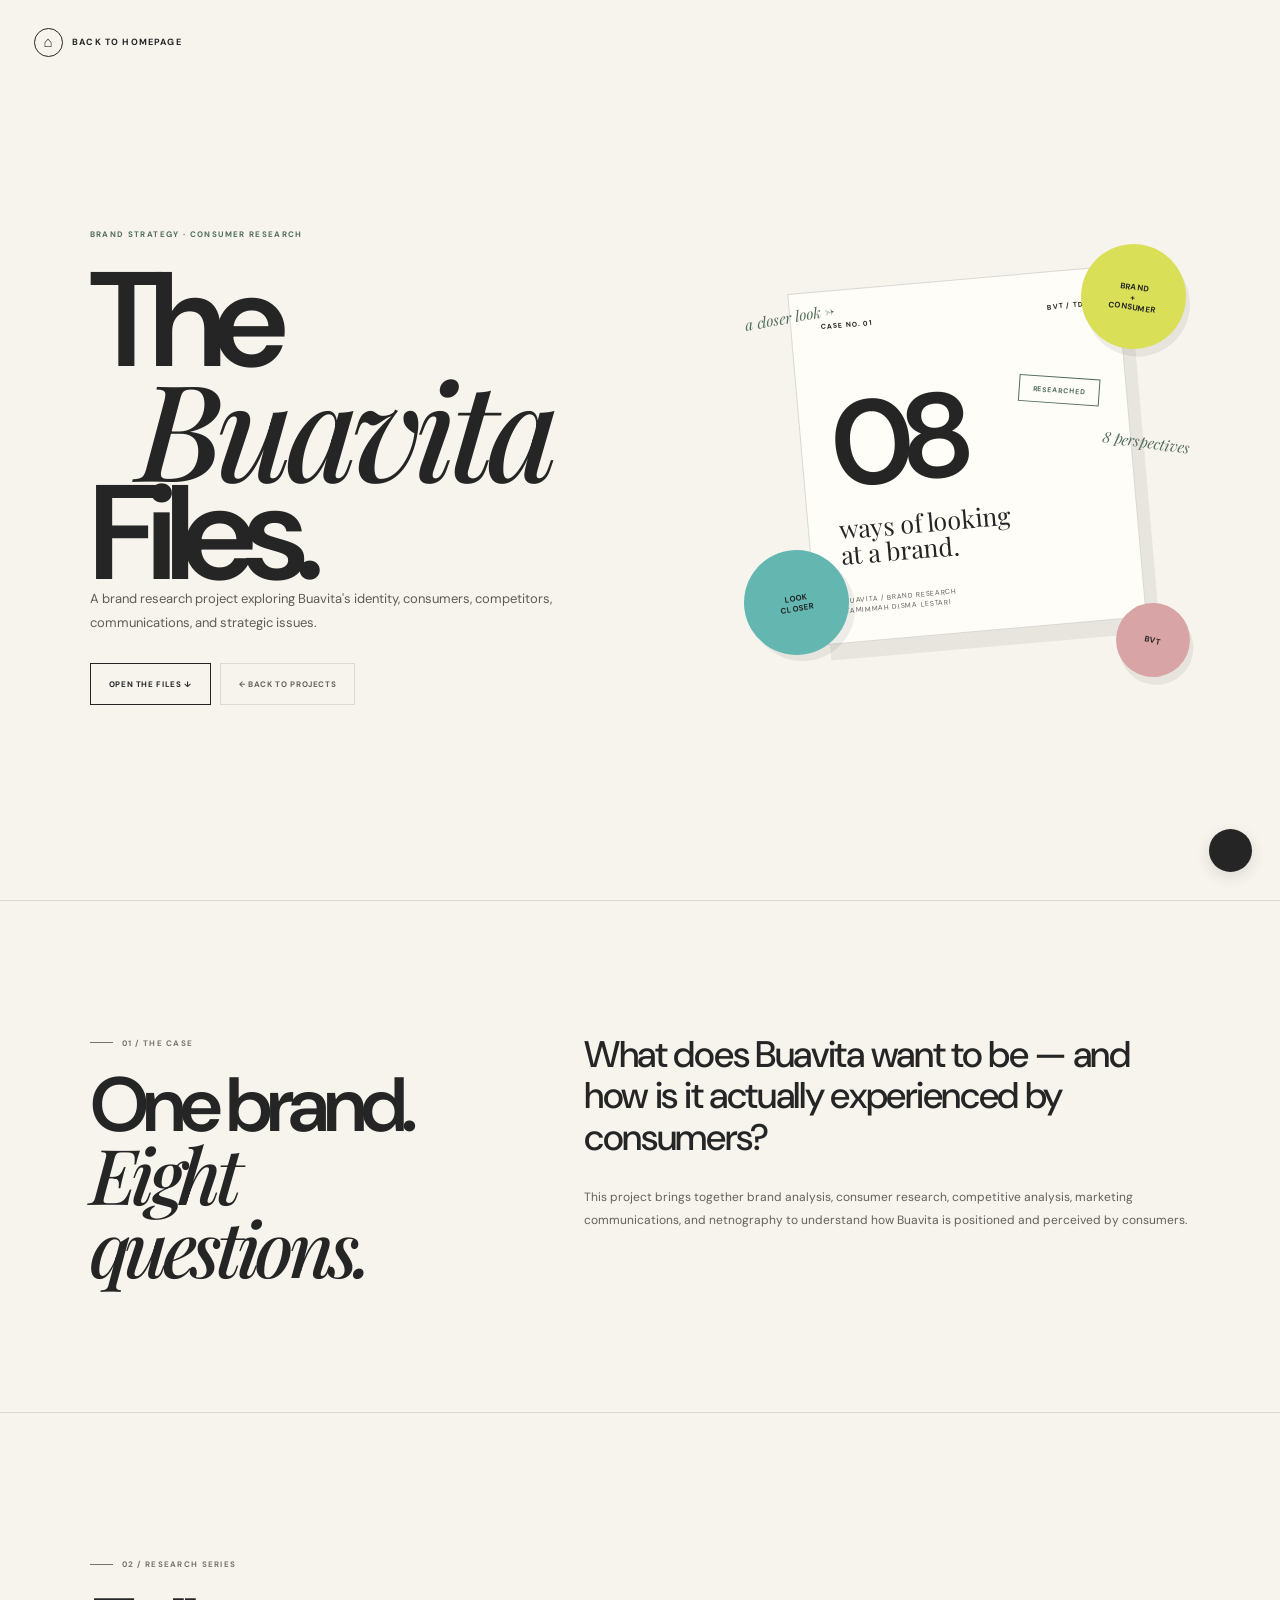
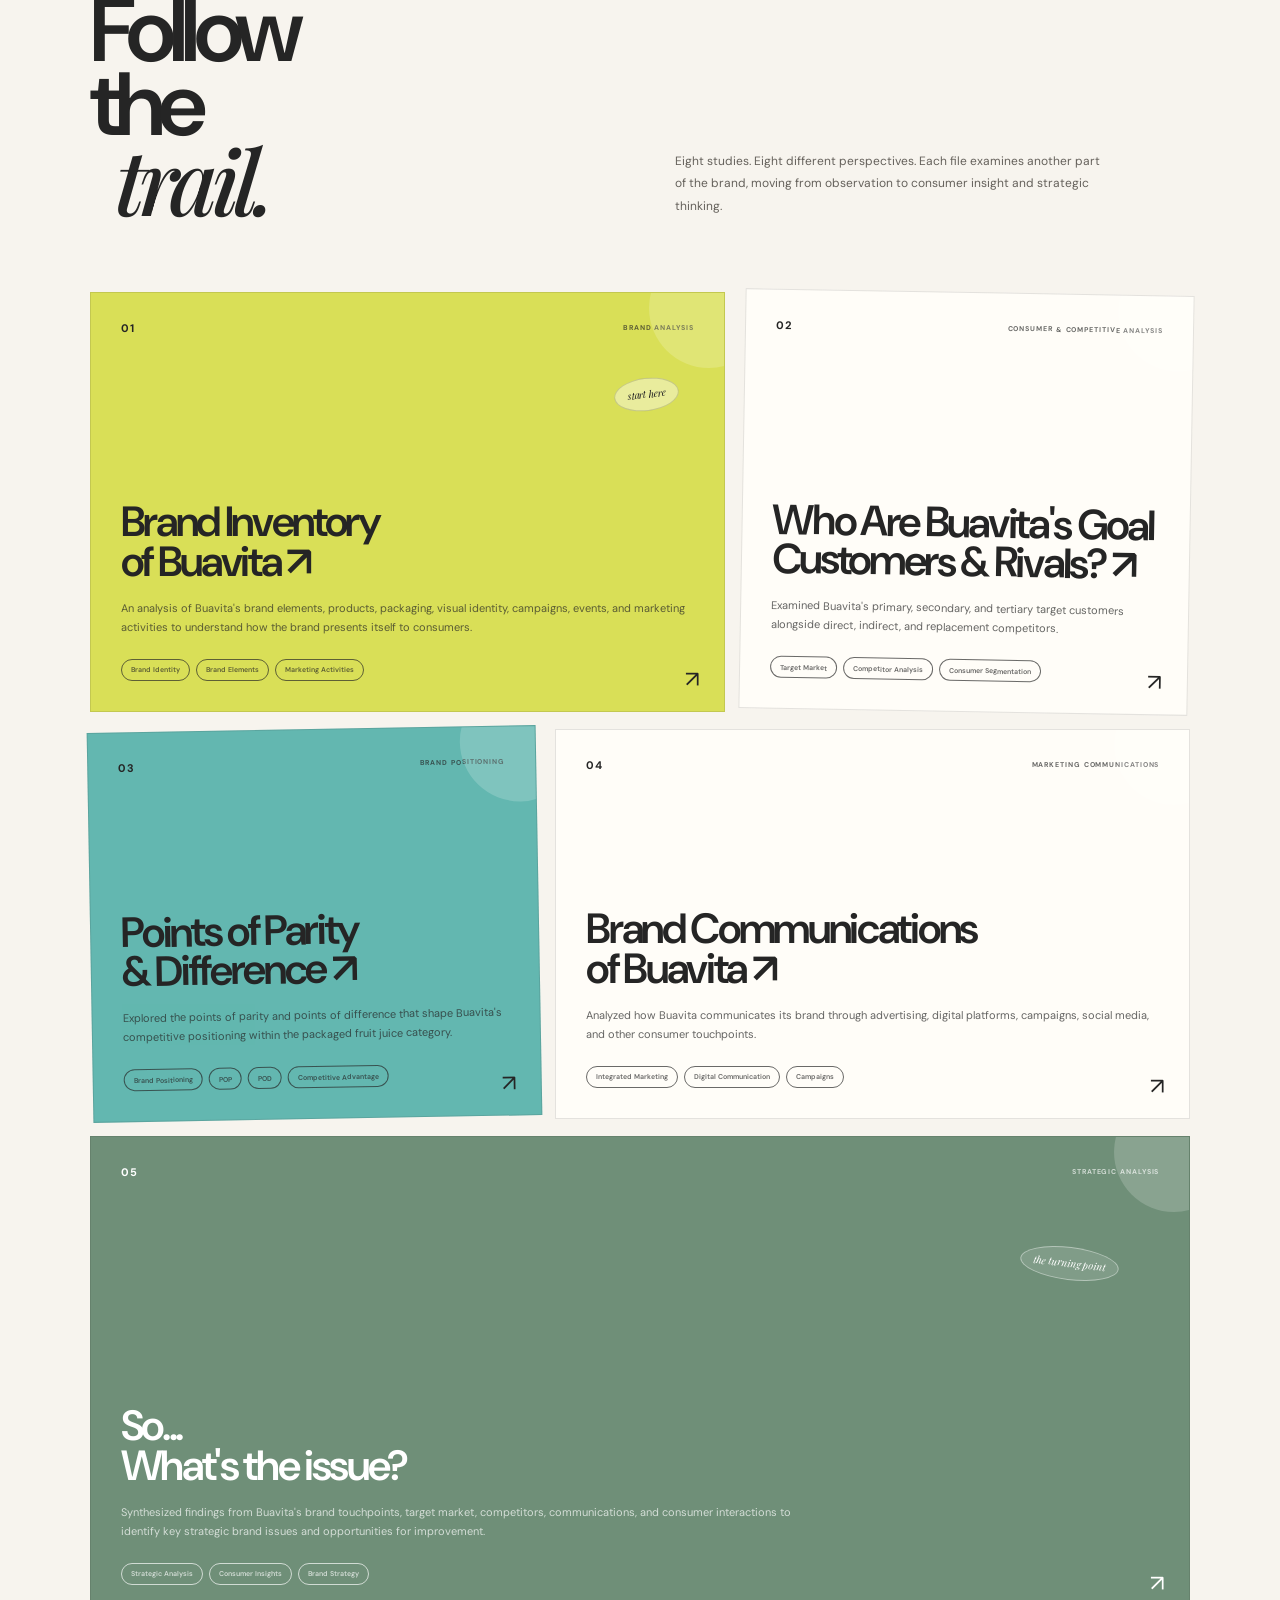
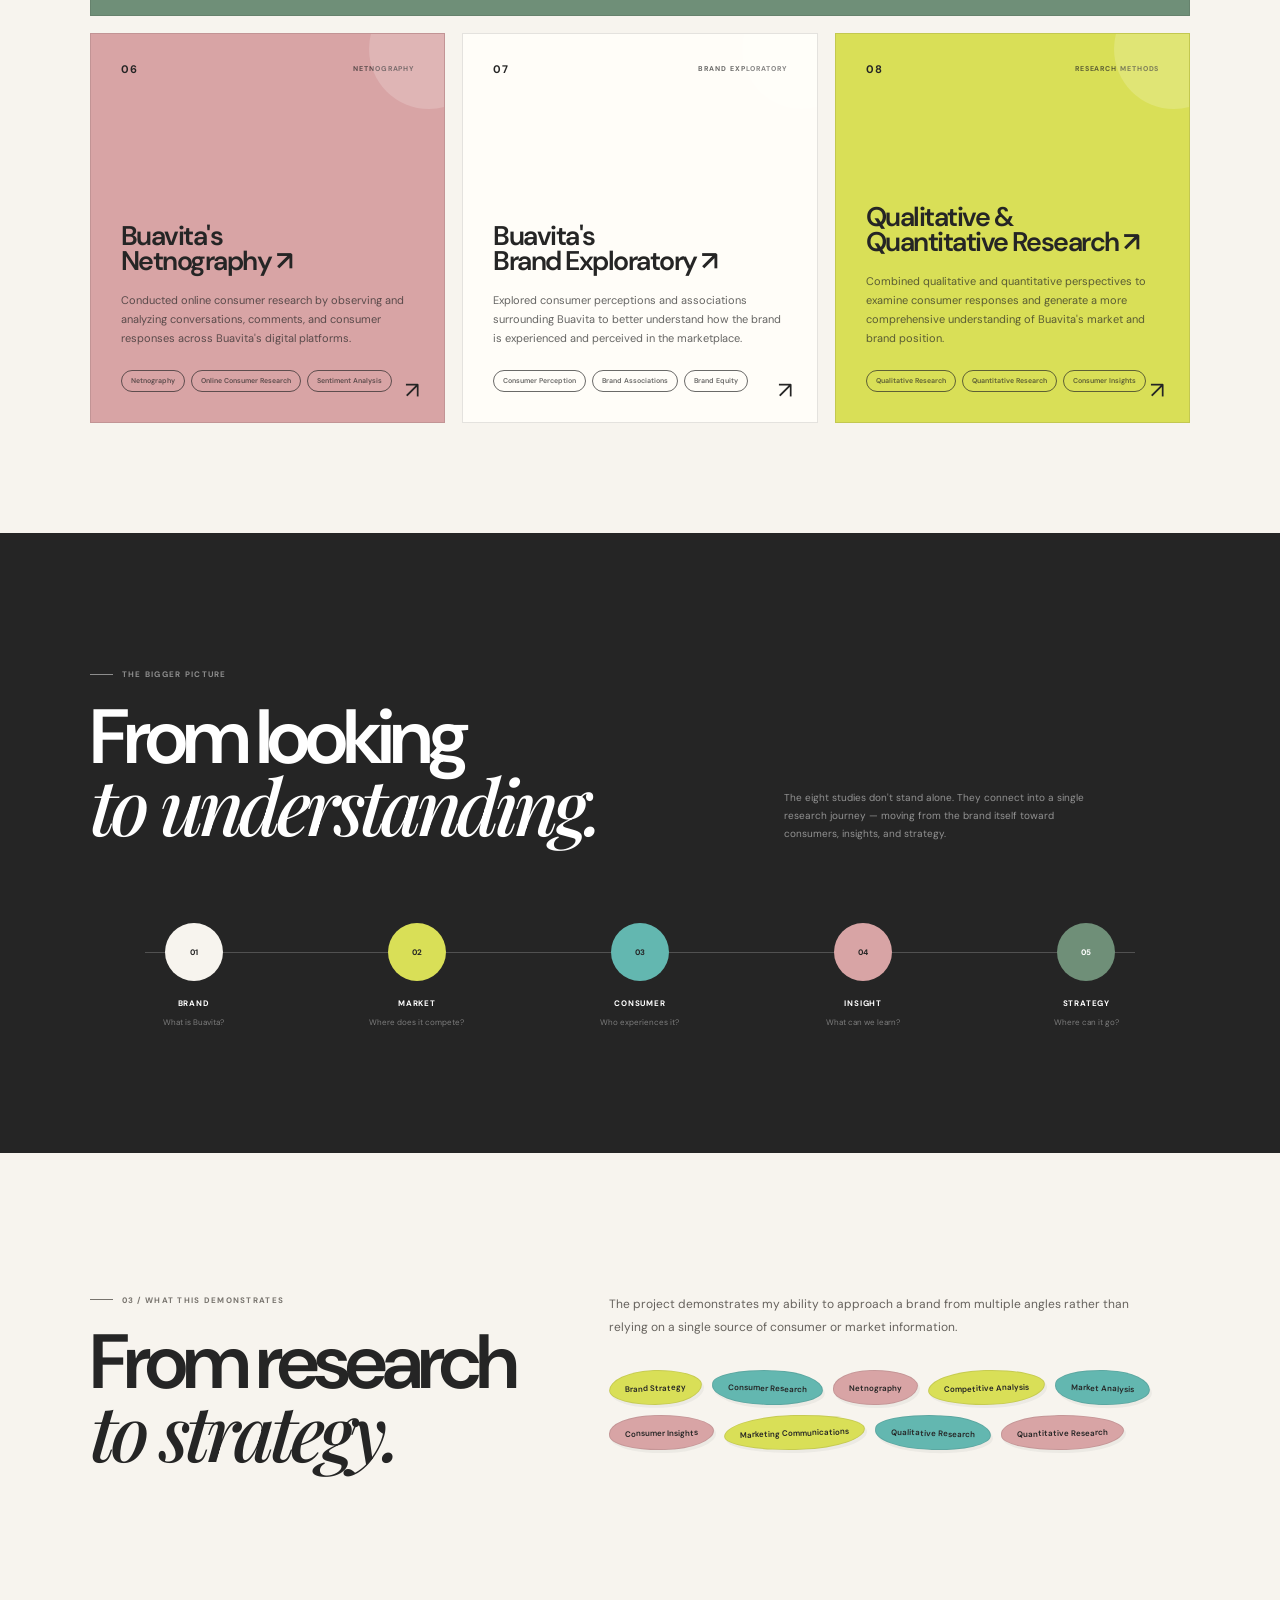
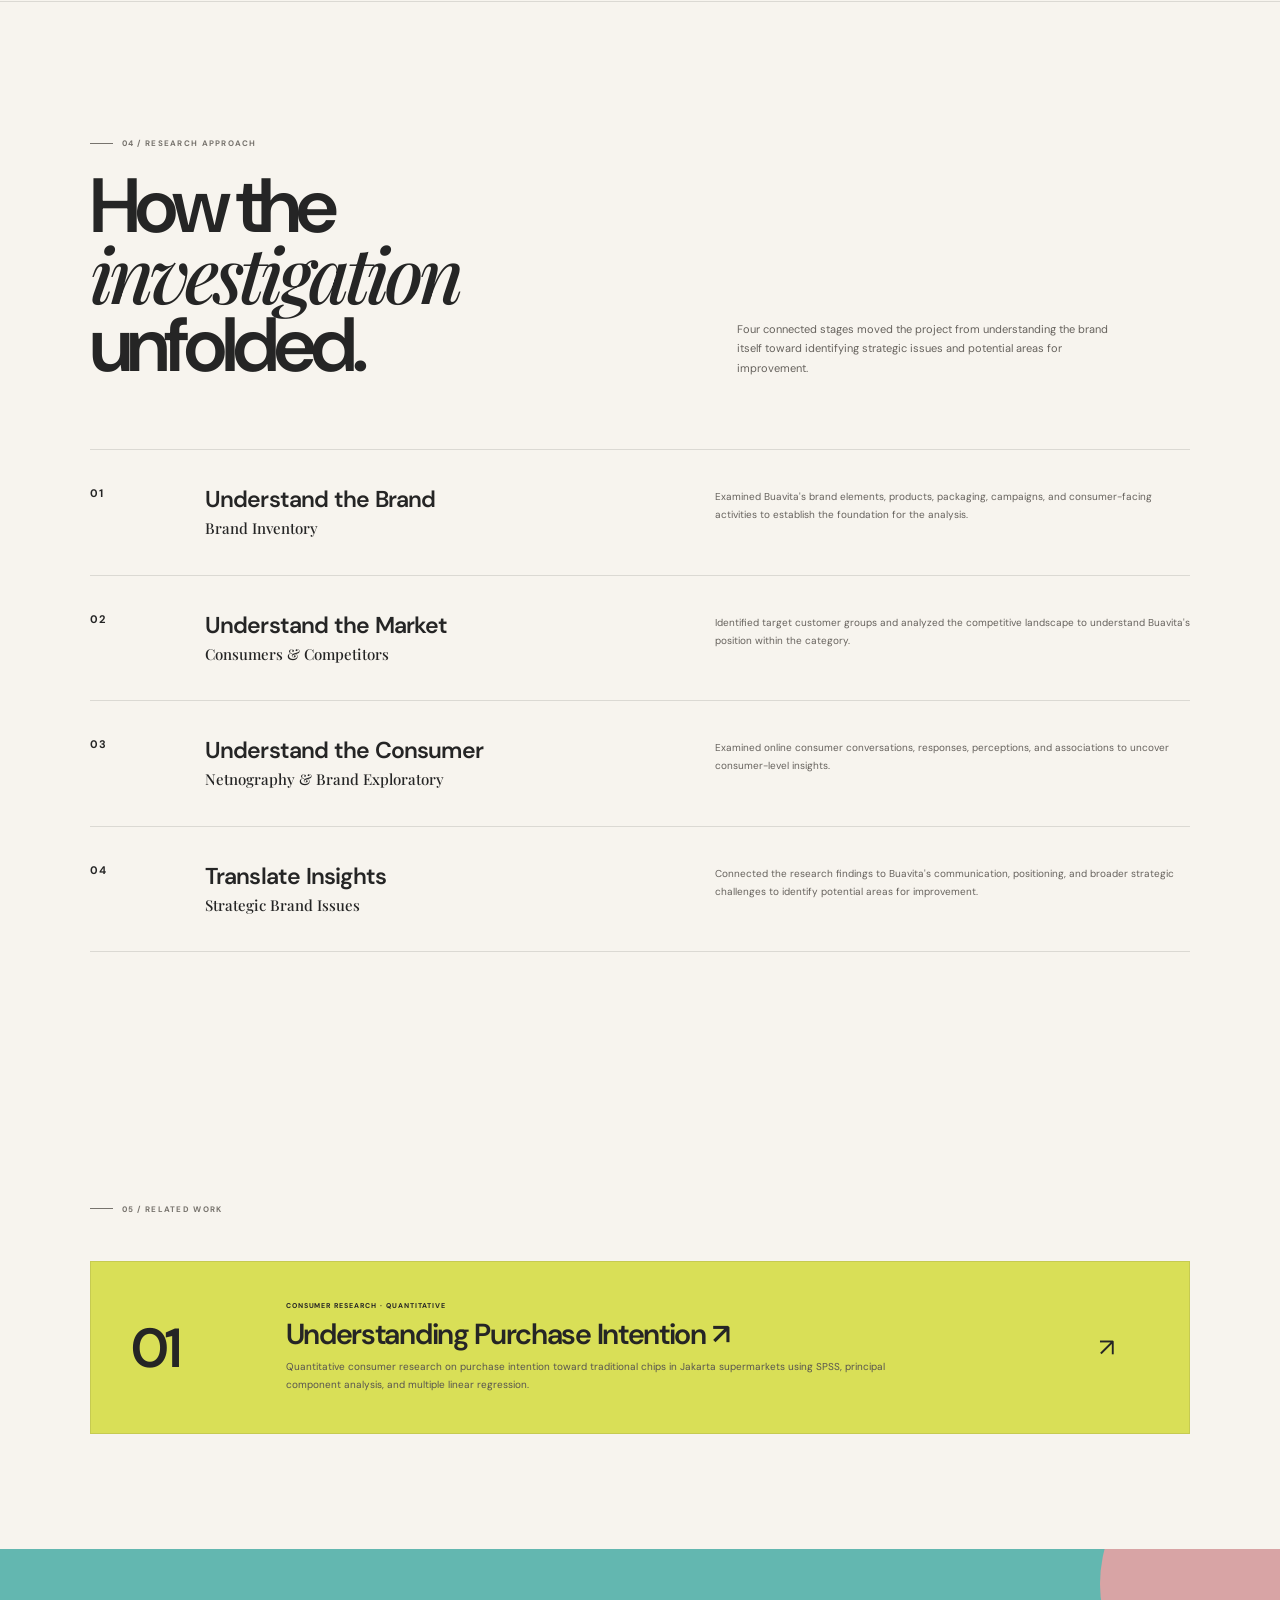
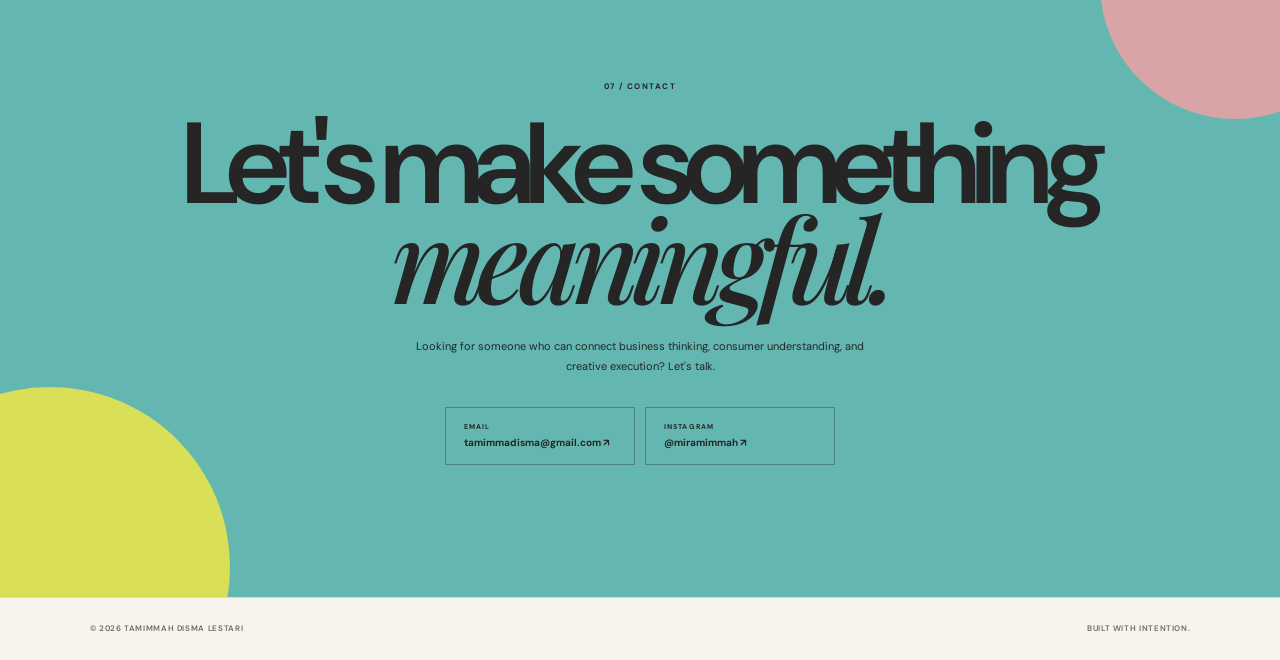
<file: buavita.html>
<!doctype html>
<html lang="en">

<head>
  <meta charset="utf-8">
  <meta name="viewport" content="width=device-width,initial-scale=1">

  <title>The Buavita Files · Tamimmah Disma Lestari</title>

  <meta
    name="description"
    content="The Buavita Files by Tamimmah Disma Lestari — a marketing and consumer insights analysis of Buavita, covering brand inventory, target customers, competitors and consumer perspectives."
  >

  <link rel="canonical" href="https://tamimmadisma.github.io/buavita.html">

  <meta property="og:title" content="The Buavita Files · Tamimmah Disma Lestari">
  <meta property="og:description" content="Marketing and consumer insights analysis of Buavita by Tamimmah Disma Lestari.">
  <meta property="og:url" content="https://tamimmadisma.github.io/buavita.html">
  <meta property="og:type" content="article">

  <meta name="author" content="Tamimmah Disma Lestari">

  <link rel="preconnect" href="https://fonts.googleapis.com">
  <link rel="preconnect" href="https://fonts.gstatic.com" crossorigin>

  <link
    href="https://fonts.googleapis.com/css2?family=DM+Sans:wght@400;500;600;700&family=Playfair+Display:ital,wght@0,500;0,600;1,500&display=swap"
    rel="stylesheet"
  >

  <!-- KEEP YOUR MAIN WEBSITE CSS -->
  <link rel="stylesheet" href="style.css">

  <style>

    /* =========================================================
       BUAVITA FILES
       Page-specific styling
       ========================================================= */

    .bvt-page {
      --bvt-cream: #f7f4ee;
      --bvt-charcoal: #252525;
      --bvt-green: #6f8f78;
      --bvt-green-dark: #526d5a;
      --bvt-turquoise: #63b7b0;
      --bvt-yellow: #d9df57;
      --bvt-pink: #d8a4a5;
      --bvt-soft: #77736d;
      --bvt-line: rgba(37,37,37,.13);

      background: var(--bvt-cream);
      color: var(--bvt-charcoal);

      overflow: hidden;
    }

    .bvt-page *,
    .bvt-page *::before,
    .bvt-page *::after {
      box-sizing: border-box;
    }

    .bvt-page a {
      color: inherit;
      text-decoration: none;
    }

    .bvt-page p {
      margin-top: 0;
    }

    .bvt-label {
      display: inline-flex;
      align-items: center;
      gap: 9px;

      font-family: var(--sans);
      font-size: 8px;
      line-height: 1;
      font-weight: 700;
      letter-spacing: .16em;
      text-transform: uppercase;

      color: var(--bvt-soft);
    }

    .bvt-label::before {
      content: "";

      width: 23px;
      height: 1px;

      background: currentColor;
    }


    /* =========================================================
       BACK TO HOMEPAGE
       ========================================================= */

    .bvt-home {
      position: absolute;

      top: 28px;
      left: 34px;

      z-index: 50;

      display: inline-flex;
      align-items: center;
      gap: 9px;

      color: var(--bvt-charcoal);

      font-family: var(--sans);
      font-size: 9px;
      line-height: 1;
      font-weight: 700;
      letter-spacing: .13em;
      text-transform: uppercase;

      transition: opacity .25s ease;
    }

    .bvt-home:hover {
      opacity: .6;
    }

    .bvt-home-icon {
      display: inline-flex;
      align-items: center;
      justify-content: center;

      width: 29px;
      height: 29px;

      border: 1px solid var(--bvt-charcoal);
      border-radius: 50%;

      font-size: 15px;
      line-height: 1;

      transition:
        transform .25s ease,
        background .25s ease,
        color .25s ease;
    }

    .bvt-home:hover .bvt-home-icon {
      transform: translateY(-2px);

      background: var(--bvt-charcoal);
      color: var(--bvt-cream);
    }


    /* =========================================================
       BACK TO TOP
       ========================================================= */

    .bvt-top {
      position: fixed;

      right: 28px;
      bottom: 28px;

      z-index: 100;

      width: 43px;
      height: 43px;

      display: flex;
      align-items: center;
      justify-content: center;

      border-radius: 50%;

      background: var(--bvt-charcoal);
      color: var(--bvt-cream);

      font-family: var(--sans);
      font-size: 17px;
      line-height: 1;

      box-shadow: 0 5px 15px rgba(37,37,37,.12);

      transition:
        transform .25s ease,
        opacity .25s ease;
    }

    .bvt-top:hover {
      transform: translateY(-4px);
    }


    /* =========================================================
       HERO
       ========================================================= */

    .bvt-hero {
      position: relative;

      min-height: 100vh;

      display: grid;
      grid-template-columns: minmax(0, 1.15fr) minmax(340px, .85fr);

      align-items: center;

      gap: 50px;

      padding: 115px 7vw 90px;

      overflow: hidden;
    }

    .bvt-hero-copy {
      position: relative;
      z-index: 5;
    }

    .bvt-kicker {
      display: inline-block;

      margin-bottom: 30px;

      font-family: var(--sans);
      font-size: 8px;
      line-height: 1;
      font-weight: 700;
      letter-spacing: .17em;
      text-transform: uppercase;

      color: var(--bvt-green-dark);
    }

    .bvt-hero h1 {
      max-width: 850px;

      margin: 0;

      font-family: var(--sans);
      font-size: clamp(68px, 10.5vw, 155px);
      line-height: .79;
      font-weight: 600;

      letter-spacing: -.085em;
    }

    .bvt-hero h1 em {
      display: block;

      margin-left: .35em;

      font-family: var(--serif);
      font-weight: 500;

      letter-spacing: -.055em;
    }

    .bvt-hero-description {
      max-width: 510px;

      margin: 42px 0 28px;

      font-family: var(--sans);
      font-size: 13px;
      line-height: 1.85;

      color: #5f5b56;
    }

    .bvt-hero-actions {
      display: flex;
      flex-wrap: wrap;

      gap: 9px;
    }

    .bvt-button {
      display: inline-flex;
      align-items: center;
      justify-content: center;

      min-height: 42px;

      padding: 0 18px;

      border: 1px solid var(--bvt-charcoal);

      font-family: var(--sans);
      font-size: 8px;
      line-height: 1;
      font-weight: 700;
      letter-spacing: .08em;
      text-transform: uppercase;

      transition:
        transform .25s ease,
        background .25s ease,
        color .25s ease;
    }

    .bvt-button:hover {
      transform: translateY(-3px);

      background: var(--bvt-charcoal);
      color: white;
    }

    .bvt-button.ghost {
      border-color: var(--bvt-line);
      color: #66615b;
    }

    .bvt-button.ghost:hover {
      background: transparent;
      color: var(--bvt-charcoal);
    }


    /* =========================================================
       HERO CASE FILE
       ========================================================= */

    .bvt-hero-visual {
      position: relative;

      width: min(100%, 470px);

      aspect-ratio: 1 / 1;

      margin: auto;
    }

    .bvt-paper {
      position: absolute;

      top: 9%;
      left: 13%;

      width: 74%;
      height: 79%;

      padding: 30px;

      background: #fffdf8;

      border: 1px solid rgba(37,37,37,.17);

      box-shadow:
        12px 16px 0 rgba(37,37,37,.07);

      transform: rotate(-5deg);

      z-index: 2;
    }

    .bvt-paper-top {
      display: flex;
      justify-content: space-between;
      align-items: flex-start;

      font-size: 7px;
      line-height: 1.5;
      font-weight: 700;
      letter-spacing: .13em;
      text-transform: uppercase;
    }

    .bvt-paper-stamp {
      position: absolute;

      top: 30%;
      right: 8%;

      padding: 9px 13px;

      border: 1px solid var(--bvt-green-dark);

      font-size: 7px;
      line-height: 1;
      font-weight: 700;
      letter-spacing: .13em;

      color: var(--bvt-green-dark);

      transform: rotate(9deg);
    }

    .bvt-paper-number {
      margin-top: 70px;

      font-family: var(--sans);
      font-size: clamp(80px, 10vw, 120px);
      line-height: .72;
      font-weight: 600;

      letter-spacing: -.09em;
    }

    .bvt-paper-title {
      margin-top: 28px;

      font-family: var(--serif);
      font-size: 25px;
      line-height: 1.03;
    }

    .bvt-paper-footer {
      position: absolute;

      left: 30px;
      bottom: 25px;

      font-size: 7px;
      line-height: 1.5;
      font-weight: 500;
      letter-spacing: .1em;
      text-transform: uppercase;

      color: #777;
    }

    .bvt-sticker {
      position: absolute;

      display: flex;
      align-items: center;
      justify-content: center;

      width: 105px;
      height: 105px;

      border-radius: 50%;

      font-family: var(--sans);
      font-size: 8px;
      line-height: 1.25;
      font-weight: 700;
      text-align: center;
      letter-spacing: .04em;
      text-transform: uppercase;

      box-shadow: 5px 7px 0 rgba(37,37,37,.08);

      z-index: 5;
    }

    .bvt-sticker.yellow {
      top: 1%;
      right: 1%;

      background: var(--bvt-yellow);

      transform: rotate(8deg);
    }

    .bvt-sticker.turquoise {
      left: 0;
      bottom: 7%;

      background: var(--bvt-turquoise);

      transform: rotate(-9deg);
    }

    .bvt-sticker.pink {
      right: 0;
      bottom: 2%;

      width: 74px;
      height: 74px;

      background: var(--bvt-pink);

      transform: rotate(12deg);
    }

    .bvt-doodle {
      position: absolute;

      font-family: var(--serif);
      font-size: 15px;
      font-style: italic;

      color: var(--bvt-green-dark);

      z-index: 6;
    }

    .bvt-doodle.one {
      top: 15%;
      left: 0;

      transform: rotate(-10deg);
    }

    .bvt-doodle.two {
      right: 0;
      top: 43%;

      transform: rotate(8deg);
    }


    /* =========================================================
       OVERVIEW
       ========================================================= */

    .bvt-overview {
      padding: 125px 7vw;

      border-top: 1px solid var(--bvt-line);
      border-bottom: 1px solid var(--bvt-line);
    }

    .bvt-overview-grid {
      display: grid;

      grid-template-columns: .8fr 1.2fr;

      gap: 90px;

      align-items: start;
    }

    .bvt-overview-title {
      position: sticky;
      top: 100px;
    }

    .bvt-overview-title h2 {
      margin: 22px 0 0;

      font-family: var(--sans);
      font-size: clamp(43px, 6vw, 82px);
      line-height: .88;
      font-weight: 600;

      letter-spacing: -.07em;
    }

    .bvt-overview-title h2 em {
      font-family: var(--serif);
      font-weight: 500;
    }

    .bvt-overview-copy {
      padding-top: 8px;
    }

    /* SHORTENED INTRO */

    .bvt-big-question {
      max-width: 650px;

      margin: 0 0 28px;

      font-family: var(--sans);
      font-size: clamp(22px, 3vw, 37px);
      line-height: 1.12;
      font-weight: 500;

      letter-spacing: -.035em;
    }

    .bvt-overview-copy p:not(.bvt-big-question) {
      max-width: 650px;

      margin-bottom: 20px;

      font-family: var(--sans);
      font-size: 12px;
      line-height: 1.9;

      color: #62605b;
    }


    /* =========================================================
       RESEARCH HEADER
       ========================================================= */

    .bvt-research {
      padding: 135px 7vw 110px;
    }

    .bvt-research-heading {
      display: grid;

      grid-template-columns: 1fr 1fr;

      gap: 70px;

      margin-bottom: 75px;
    }

    .bvt-research-heading h2 {
      margin: 22px 0 0;

      font-family: var(--sans);
      font-size: clamp(50px, 7vw, 100px);
      line-height: .83;
      font-weight: 600;

      letter-spacing: -.075em;
    }

    .bvt-research-heading h2 em {
      display: block;

      margin-left: .28em;

      font-family: var(--serif);
      font-weight: 500;
    }

    .bvt-research-intro {
      align-self: end;

      max-width: 430px;

      margin: 0;

      font-size: 12px;
      line-height: 1.85;

      color: #65615b;
    }


    /* =========================================================
       RESEARCH GRID
       ========================================================= */

    .bvt-files-grid {
      display: grid;

      grid-template-columns: repeat(12, 1fr);

      gap: 17px;
    }

    .bvt-file-card {
      position: relative;

      display: flex;
      flex-direction: column;
      justify-content: space-between;

      min-height: 390px;

      padding: 30px;

      overflow: hidden;

      border: 1px solid rgba(37,37,37,.12);

      transition:
        transform .35s cubic-bezier(.2,.8,.2,1),
        box-shadow .35s ease;
    }

    .bvt-file-card:hover {
      transform:
        translateY(-8px)
        rotate(-.4deg);

      box-shadow:
        8px 12px 0 rgba(37,37,37,.07);
    }

    .bvt-file-card:nth-child(1) {
      grid-column: span 7;

      background: var(--bvt-yellow);

      min-height: 420px;
    }

    .bvt-file-card:nth-child(2) {
      grid-column: span 5;

      background: #fffdf8;

      transform: rotate(1deg);
    }

    .bvt-file-card:nth-child(3) {
      grid-column: span 5;

      background: var(--bvt-turquoise);

      transform: rotate(-1deg);
    }

    .bvt-file-card:nth-child(4) {
      grid-column: span 7;

      background: #fffdf8;
    }

    .bvt-file-card:nth-child(5) {
      grid-column: span 12;

      min-height: 480px;

      background: var(--bvt-green);

      color: white;
    }

    .bvt-file-card:nth-child(6) {
      grid-column: span 4;

      background: var(--bvt-pink);
    }

    .bvt-file-card:nth-child(7) {
      grid-column: span 4;

      background: #fffdf8;
    }

    .bvt-file-card:nth-child(8) {
      grid-column: span 4;

      background: var(--bvt-yellow);
    }

    .bvt-file-top {
      display: flex;
      justify-content: space-between;
      align-items: flex-start;

      gap: 20px;
    }

    .bvt-file-number {
      font-size: 11px;
      line-height: 1;
      font-weight: 700;
      letter-spacing: .1em;
    }

    .bvt-file-category {
      max-width: 180px;

      font-size: 7px;
      line-height: 1.3;
      font-weight: 700;
      letter-spacing: .13em;
      text-align: right;
      text-transform: uppercase;

      opacity: .68;
    }

    .bvt-file-body {
      margin-top: auto;
    }

    .bvt-file-card h3 {
      max-width: 800px;

      margin: 0 0 18px;

      font-family: var(--sans);
      font-size: clamp(28px, 3.3vw, 51px);
      line-height: .93;
      font-weight: 600;

      letter-spacing: -.055em;
    }

    .bvt-file-card:nth-child(n+6) h3 {
      font-size: 27px;
    }

    .bvt-file-card p {
      max-width: 690px;

      margin: 0 0 22px;

      font-size: 11px;
      line-height: 1.72;

      opacity: .7;
    }

    .bvt-tags {
      display: flex;
      flex-wrap: wrap;

      gap: 6px;
    }

    .bvt-tag {
      display: inline-flex;
      align-items: center;

      min-height: 22px;

      padding: 5px 9px;

      border: 1px solid currentColor;
      border-radius: 999px;

      font-size: 7px;
      line-height: 1;
      font-weight: 600;

      opacity: .68;
    }

    .bvt-file-arrow {
      position: absolute;

      right: 25px;
      bottom: 20px;

      font-size: 23px;
      line-height: 1;

      transition: transform .25s ease;
    }

    .bvt-file-card:hover .bvt-file-arrow {
      transform: translate(5px,-5px);
    }

    .bvt-note {
      position: absolute;

      padding: 8px 12px;

      border: 1px solid rgba(37,37,37,.18);
      border-radius: 50%;

      background: rgba(255,255,255,.42);

      font-family: var(--serif);
      font-size: 10px;
      font-style: italic;

      transform: rotate(-7deg);
    }

    .bvt-note.start {
      top: 85px;
      right: 45px;
    }

    .bvt-note.turn {
      top: 110px;
      right: 70px;

      background: rgba(255,255,255,.12);

      border-color: rgba(255,255,255,.4);

      color: white;

      transform: rotate(7deg);
    }

    .bvt-file-card::after {
      content: "";

      position: absolute;

      width: 120px;
      height: 120px;

      right: -45px;
      top: -45px;

      border-radius: 50%;

      background: rgba(255,255,255,.18);

      pointer-events: none;
    }


    /* =========================================================
       RESEARCH MAP
       ========================================================= */

    .bvt-map {
      padding: 125px 7vw;

      background: var(--bvt-charcoal);

      color: white;
    }

    .bvt-map-header {
      display: grid;

      grid-template-columns: 1fr .65fr;

      gap: 70px;

      align-items: end;

      margin-bottom: 80px;
    }

    .bvt-map .bvt-label {
      color: rgba(255,255,255,.48);
    }

    .bvt-map h2 {
      max-width: 700px;

      margin: 22px 0 0;

      font-size: clamp(47px, 6vw, 85px);
      line-height: .87;
      font-weight: 600;

      letter-spacing: -.065em;
    }

    .bvt-map h2 em {
      font-family: var(--serif);
      font-weight: 500;
    }

    .bvt-map-intro {
      max-width: 300px;

      margin: 0;

      font-size: 10px;
      line-height: 1.8;

      color: rgba(255,255,255,.5);
    }

    .bvt-map-line {
      position: relative;

      display: grid;

      grid-template-columns: repeat(5, 1fr);

      gap: 15px;

      align-items: start;
    }

    .bvt-map-line::before {
      content: "";

      position: absolute;

      left: 5%;
      right: 5%;
      top: 29px;

      height: 1px;

      background: rgba(255,255,255,.2);
    }

    .bvt-map-step {
      position: relative;

      z-index: 2;

      display: flex;
      flex-direction: column;
      align-items: center;

      text-align: center;
    }

    .bvt-map-dot {
      width: 58px;
      height: 58px;

      display: flex;
      align-items: center;
      justify-content: center;

      border-radius: 50%;

      background: var(--bvt-cream);

      color: var(--bvt-charcoal);

      font-size: 8px;
      line-height: 1;
      font-weight: 700;
    }

    .bvt-map-step:nth-child(2) .bvt-map-dot {
      background: var(--bvt-yellow);
    }

    .bvt-map-step:nth-child(3) .bvt-map-dot {
      background: var(--bvt-turquoise);
    }

    .bvt-map-step:nth-child(4) .bvt-map-dot {
      background: var(--bvt-pink);
    }

    .bvt-map-step:nth-child(5) .bvt-map-dot {
      background: var(--bvt-green);

      color: white;
    }

    .bvt-map-title {
      margin-top: 18px;

      font-size: 8px;
      line-height: 1;
      font-weight: 700;
      letter-spacing: .1em;
      text-transform: uppercase;
    }

    .bvt-map-caption {
      max-width: 130px;

      margin-top: 9px;

      font-size: 8px;
      line-height: 1.5;

      color: rgba(255,255,255,.4);
    }


    /* =========================================================
       CAPABILITIES
       ========================================================= */

    .bvt-capabilities {
      padding: 130px 7vw;
    }

    .bvt-cap-grid {
      display: grid;

      grid-template-columns: .85fr 1.15fr;

      gap: 90px;

      align-items: start;
    }

    .bvt-cap-title h2 {
      margin: 22px 0 0;

      font-size: clamp(46px, 6vw, 83px);
      line-height: .88;
      font-weight: 600;

      letter-spacing: -.065em;
    }

    .bvt-cap-title h2 em {
      font-family: var(--serif);
      font-weight: 500;
    }

    .bvt-cap-copy {
      padding-top: 10px;
    }

    .bvt-cap-copy > p {
      max-width: 530px;

      font-size: 12px;
      line-height: 1.85;

      color: #66625d;
    }

    .bvt-skill-cloud {
      display: flex;
      flex-wrap: wrap;

      gap: 10px;

      margin-top: 32px;
    }

    .bvt-skill {
      display: inline-flex;
      align-items: center;
      justify-content: center;

      min-height: 35px;

      padding: 9px 15px;

      border: 1px solid rgba(37,37,37,.1);

      box-shadow: 2px 3px 0 rgba(37,37,37,.05);

      font-size: 8px;
      line-height: 1;
      font-weight: 600;

      transition:
        transform .25s ease,
        box-shadow .25s ease;
    }

    .bvt-skill:nth-child(3n+1) {
      background: var(--bvt-yellow);

      border-radius:
        48% 52% 45% 55% /
        55% 45% 55% 45%;

      transform: rotate(-2deg);
    }

    .bvt-skill:nth-child(3n+2) {
      background: var(--bvt-turquoise);

      border-radius:
        55% 45% 52% 48% /
        45% 55% 48% 52%;

      transform: rotate(2deg);
    }

    .bvt-skill:nth-child(3n) {
      background: var(--bvt-pink);

      border-radius:
        45% 55% 48% 52% /
        52% 48% 55% 45%;

      transform: rotate(-1deg);
    }

    .bvt-skill:hover {
      transform: translateY(-4px) rotate(0deg);

      box-shadow:
        4px 6px 0 rgba(37,37,37,.08);
    }


    /* =========================================================
       RESEARCH APPROACH
       ========================================================= */

    .bvt-approach {
      padding: 125px 7vw;

      border-top: 1px solid var(--bvt-line);
    }

    .bvt-approach-header {
      display: grid;

      grid-template-columns: 1fr .8fr;

      gap: 80px;

      align-items: end;

      margin-bottom: 70px;
    }

    .bvt-approach-header h2 {
      margin: 22px 0 0;

      font-size: clamp(46px, 6vw, 82px);
      line-height: .87;
      font-weight: 600;

      letter-spacing: -.065em;
    }

    .bvt-approach-header h2 em {
      font-family: var(--serif);
      font-weight: 500;
    }

    .bvt-approach-intro {
      max-width: 390px;

      margin: 0;

      font-size: 11px;
      line-height: 1.8;

      color: #66625d;
    }

    .bvt-approach-list {
      border-top: 1px solid var(--bvt-line);
    }

    .bvt-approach-item {
      display: grid;

      grid-template-columns: 80px 1fr 1fr;

      gap: 35px;

      align-items: start;

      padding: 38px 0;

      border-bottom: 1px solid var(--bvt-line);

      transition:
        padding .3s ease,
        background .3s ease;
    }

    .bvt-approach-item:hover {
      padding-left: 15px;
    }

    .bvt-approach-number {
      font-size: 11px;
      line-height: 1;
      font-weight: 700;
      letter-spacing: .1em;
    }

    .bvt-approach-item h3 {
      margin: 0 0 9px;

      font-size: 23px;
      line-height: 1;
      font-weight: 600;

      letter-spacing: -.035em;
    }

    .bvt-approach-item h4 {
      margin: 0;

      font-family: var(--serif);
      font-size: 15px;
      line-height: 1.1;
      font-weight: 500;
    }

    .bvt-approach-item p {
      max-width: 480px;

      margin: 0;

      font-size: 10px;
      line-height: 1.8;

      color: #66625d;
    }


    /* =========================================================
       RELATED WORK
       ========================================================= */

    .bvt-related {
      padding: 115px 7vw;
    }

    .bvt-related-card {
      position: relative;

      display: grid;

      grid-template-columns: 120px 1fr 50px;

      gap: 35px;

      align-items: center;

      margin-top: 45px;

      padding: 40px;

      background: var(--bvt-yellow);

      border: 1px solid rgba(37,37,37,.1);

      transition:
        transform .3s ease,
        box-shadow .3s ease;
    }

    .bvt-related-card:hover {
      transform:
        translateY(-6px)
        rotate(-.4deg);

      box-shadow:
        7px 10px 0 rgba(37,37,37,.08);
    }

    .bvt-related-number {
      font-size: 55px;
      line-height: .8;
      font-weight: 600;

      letter-spacing: -.07em;
    }

    .bvt-related-category {
      margin-bottom: 11px;

      font-size: 7px;
      line-height: 1;
      font-weight: 700;
      letter-spacing: .14em;
      text-transform: uppercase;
    }

    .bvt-related-card h3 {
      margin: 0 0 10px;

      font-size: 29px;
      line-height: .98;
      font-weight: 600;

      letter-spacing: -.045em;
    }

    .bvt-related-card p {
      max-width: 650px;

      margin: 0;

      font-size: 10px;
      line-height: 1.75;

      color: #57544f;
    }

    .bvt-related-arrow {
      font-size: 25px;
    }


    /* =========================================================
       CONTACT
       ========================================================= */

    .bvt-contact {
      position: relative;

      min-height: 72vh;

      display: flex;
      align-items: center;
      justify-content: center;

      padding: 100px 7vw;

      overflow: hidden;

      background: var(--bvt-turquoise);

      text-align: center;
    }

    .bvt-contact::before,
    .bvt-contact::after {
      content: "";

      position: absolute;

      border-radius: 50%;

      pointer-events: none;
    }

    .bvt-contact::before {
      width: 360px;
      height: 360px;

      left: -130px;
      bottom: -150px;

      background: var(--bvt-yellow);
    }

    .bvt-contact::after {
      width: 270px;
      height: 270px;

      right: -90px;
      top: -100px;

      background: var(--bvt-pink);
    }

    .bvt-contact-inner {
      position: relative;

      z-index: 2;
    }

    .bvt-contact-label {
      display: block;

      margin-bottom: 28px;

      font-size: 8px;
      line-height: 1;
      font-weight: 700;
      letter-spacing: .18em;
      text-transform: uppercase;
    }

    .bvt-contact h2 {
      margin: 0;

      font-size: clamp(58px, 9vw, 130px);
      line-height: .8;
      font-weight: 600;

      letter-spacing: -.08em;
    }

    .bvt-contact h2 em {
      display: block;

      font-family: var(--serif);
      font-weight: 500;
    }

    .bvt-contact p {
      max-width: 450px;

      margin: 35px auto 25px;

      font-size: 11px;
      line-height: 1.8;
    }

    .bvt-contact-links {
      display: flex;
      justify-content: center;
      flex-wrap: wrap;

      gap: 10px;

      margin-top: 30px;
    }

    .bvt-contact-link {
      display: flex;
      flex-direction: column;
      align-items: flex-start;

      gap: 7px;

      min-width: 190px;

      padding: 15px 18px;

      border: 1px solid rgba(37,37,37,.35);

      text-align: left;

      transition:
        transform .25s ease,
        background .25s ease;
    }

    .bvt-contact-link:hover {
      transform: translateY(-4px);

      background: rgba(255,255,255,.18);
    }

    .bvt-contact-link span {
      font-size: 7px;
      line-height: 1;

      font-weight: 700;
      letter-spacing: .16em;
    }

    .bvt-contact-link strong {
      font-size: 10px;
      line-height: 1.2;

      font-weight: 700;
    }


    /* =========================================================
       FOOTER
       ========================================================= */

    .bvt-footer {
      display: flex;
      justify-content: space-between;
      align-items: center;

      gap: 20px;

      padding: 25px 7vw;

      background: var(--bvt-cream);

      border-top: 1px solid var(--bvt-line);

      font-family: var(--sans);
      font-size: 8px;
      line-height: 1.4;
      font-weight: 600;
      letter-spacing: .08em;
      text-transform: uppercase;

      color: #6d6963;
    }


    /* =========================================================
       RESPONSIVE
       ========================================================= */

    @media (max-width: 950px) {

      .bvt-hero {
        grid-template-columns: 1fr;

        min-height: auto;

        padding-top: 100px;
      }

      .bvt-hero-visual {
        margin-top: 10px;
      }

      .bvt-overview-grid,
      .bvt-cap-grid {
        grid-template-columns: 1fr;

        gap: 45px;
      }

      .bvt-overview-title {
        position: static;
      }

      .bvt-research-heading,
      .bvt-map-header,
      .bvt-approach-header {
        grid-template-columns: 1fr;

        gap: 30px;
      }

      .bvt-files-grid {
        grid-template-columns: repeat(2, 1fr);
      }

      .bvt-file-card:nth-child(n) {
        grid-column: span 1;

        min-height: 370px;
      }

      .bvt-file-card:nth-child(5) {
        grid-column: span 2;

        min-height: 420px;
      }

      .bvt-map-line {
        grid-template-columns: 1fr;

        gap: 30px;
      }

      .bvt-map-line::before {
        top: 29px;
        bottom: 29px;

        left: 50%;
        right: auto;

        width: 1px;
        height: auto;
      }

      .bvt-approach-item {
        grid-template-columns: 65px 1fr;
      }

      .bvt-approach-item p {
        grid-column: 2;
      }

    }


    @media (max-width: 620px) {

      .bvt-home {
        top: 20px;
        left: 20px;
      }

      .bvt-home-icon {
        width: 27px;
        height: 27px;
      }

      .bvt-top {
        right: 18px;
        bottom: 18px;

        width: 39px;
        height: 39px;
      }

      .bvt-hero,
      .bvt-overview,
      .bvt-research,
      .bvt-map,
      .bvt-capabilities,
      .bvt-approach,
      .bvt-related,
      .bvt-contact {
        padding-left: 6vw;
        padding-right: 6vw;
      }

      .bvt-hero {
        padding-top: 75px;
        padding-bottom: 70px;
      }

      .bvt-hero h1 {
        font-size: clamp(57px, 17vw, 95px);
      }

      .bvt-hero-description {
        margin-top: 35px;
      }

      .bvt-hero-visual {
        transform: scale(.9);

        margin-top: -5px;
        margin-bottom: -30px;
      }

      .bvt-paper {
        padding: 23px;
      }

      .bvt-paper-footer {
        left: 23px;
      }

      .bvt-files-grid {
        display: flex;
        flex-direction: column;
      }

      .bvt-file-card:nth-child(n) {
        min-height: 350px;
      }

      .bvt-file-card:nth-child(5) {
        min-height: 410px;
      }

      .bvt-file-card:nth-child(6),
      .bvt-file-card:nth-child(7),
      .bvt-file-card:nth-child(8) {
        min-height: 320px;
      }

      .bvt-file-card h3 {
        font-size: 31px;
      }

      .bvt-file-card:nth-child(n+6) h3 {
        font-size: 27px;
      }

      .bvt-approach-item {
        grid-template-columns: 45px 1fr;

        gap: 15px;
      }

      .bvt-approach-item p {
        grid-column: 2;
      }

      .bvt-related-card {
        grid-template-columns: 1fr;

        gap: 25px;

        padding: 30px;
      }

      .bvt-related-arrow {
        display: none;
      }

      .bvt-contact {
        min-height: 65vh;
      }

      .bvt-contact-links {
        flex-direction: column;
        align-items: stretch;
      }

      .bvt-contact-link {
        width: 100%;
        min-width: 0;
      }

      .bvt-sticker {
        transform: scale(.78);
      }

      .bvt-sticker.yellow {
        transform:
          scale(.78)
          rotate(8deg);
      }

      .bvt-sticker.turquoise {
        transform:
          scale(.78)
          rotate(-9deg);
      }

      .bvt-sticker.pink {
        transform:
          scale(.78)
          rotate(12deg);
      }

      .bvt-footer {
        flex-direction: column;
        align-items: flex-start;

        padding-left: 6vw;
        padding-right: 6vw;
      }

    }


    /* =========================================================
       REDUCED MOTION
       ========================================================= */

    @media (prefers-reduced-motion: reduce) {

      .bvt-page *,
      .bvt-page *::before,
      .bvt-page *::after {
        scroll-behavior: auto !important;
        transition: none !important;
      }

    }

  </style>
</head>


<body>

<div class="bvt-page" id="top">


  <!-- =======================================================
       BACK TO HOMEPAGE
       ======================================================= -->

  <a
    class="bvt-home"
    href="index.html"
    aria-label="Back to homepage"
  >
    <span class="bvt-home-icon">⌂</span>
    <span>Back to homepage</span>
  </a>


  <!-- =======================================================
       HERO
       ======================================================= -->

  <main>

    <section class="bvt-hero">

      <div class="bvt-hero-copy">

        <span class="bvt-kicker">
          Brand Strategy · Consumer Research
        </span>

        <h1>
          The
          <em>Buavita</em>
          Files.
        </h1>

        <p class="bvt-hero-description">
          A brand research project exploring Buavita's identity,
          consumers, competitors, communications, and strategic issues.
        </p>

        <div class="bvt-hero-actions">

          <a
            class="bvt-button"
            href="#research"
          >
            Open the files ↓
          </a>

          <a
            class="bvt-button ghost"
            href="index.html#projects"
          >
            ← Back to projects
          </a>

        </div>

      </div>


      <!-- HERO VISUAL -->

      <div
        class="bvt-hero-visual"
        aria-hidden="true"
      >

        <span class="bvt-doodle one">
          a closer look →
        </span>

        <span class="bvt-doodle two">
          8 perspectives
        </span>


        <div class="bvt-paper">

          <div class="bvt-paper-top">

            <span>
              Case No. 01
            </span>

            <span>
              BVT / TDL
            </span>

          </div>


          <div class="bvt-paper-number">
            08
          </div>


          <div class="bvt-paper-title">
            ways of looking<br>
            at a brand.
          </div>


          <div class="bvt-paper-stamp">
            RESEARCHED
          </div>


          <div class="bvt-paper-footer">
            BUAVITA / BRAND RESEARCH<br>
            Tamimmah Disma Lestari
          </div>

        </div>


        <div class="bvt-sticker yellow">
          BRAND<br>
          +<br>
          CONSUMER
        </div>


        <div class="bvt-sticker turquoise">
          LOOK<br>
          CLOSER
        </div>


        <div class="bvt-sticker pink">
          BVT
        </div>

      </div>

    </section>


    <!-- =======================================================
         OVERVIEW
         ======================================================= -->

    <section
      class="bvt-overview"
      id="overview"
    >

      <div class="bvt-overview-grid">

        <div class="bvt-overview-title">

          <span class="bvt-label">
            01 / The case
          </span>

          <h2>
            One brand.<br>
            <em>Eight questions.</em>
          </h2>

        </div>


        <div class="bvt-overview-copy">

          <p class="bvt-big-question">
            What does Buavita want to be —
            and how is it actually experienced by consumers?
          </p>

          <p>
            This project brings together brand analysis,
            consumer research, competitive analysis,
            marketing communications, and netnography
            to understand how Buavita is positioned
            and perceived by consumers.
          </p>

        </div>

      </div>

    </section>


    <!-- =======================================================
         RESEARCH SERIES
         ======================================================= -->

    <section
      class="bvt-research"
      id="research"
    >

      <div class="bvt-research-heading">

        <div>

          <span class="bvt-label">
            02 / Research series
          </span>

          <h2>
            Follow<br>
            the <em>trail.</em>
          </h2>

        </div>


        <p class="bvt-research-intro">
          Eight studies. Eight different perspectives.
          Each file examines another part of the brand,
          moving from observation to consumer insight
          and strategic thinking.
        </p>

      </div>


      <div class="bvt-files-grid">


        <!-- FILE 01 -->

        <a
          class="bvt-file-card"
          href="https://tamimmah-disma.medium.com/brand-inventory-of-buavita-a9347f192b35"
          target="_blank"
          rel="noopener noreferrer"
        >

          <div class="bvt-file-top">

            <span class="bvt-file-number">
              01
            </span>

            <span class="bvt-file-category">
              Brand analysis
            </span>

          </div>


          <span class="bvt-note start">
            start here
          </span>


          <div class="bvt-file-body">

            <h3>
              Brand Inventory<br>
              of Buavita ↗
            </h3>

            <p>
              An analysis of Buavita's brand elements, products,
              packaging, visual identity, campaigns, events,
              and marketing activities to understand how the
              brand presents itself to consumers.
            </p>

            <div class="bvt-tags">

              <span class="bvt-tag">
                Brand Identity
              </span>

              <span class="bvt-tag">
                Brand Elements
              </span>

              <span class="bvt-tag">
                Marketing Activities
              </span>

            </div>

          </div>


          <span class="bvt-file-arrow">
            ↗
          </span>

        </a>


        <!-- FILE 02 -->

        <a
          class="bvt-file-card"
          href="https://tamimmah-disma.medium.com/who-are-buavita-s-goal-customers-and-rivals-48ff3c3909b0"
          target="_blank"
          rel="noopener noreferrer"
        >

          <div class="bvt-file-top">

            <span class="bvt-file-number">
              02
            </span>

            <span class="bvt-file-category">
              Consumer & Competitive Analysis
            </span>

          </div>


          <div class="bvt-file-body">

            <h3>
              Who Are Buavita's
              Goal Customers & Rivals? ↗
            </h3>

            <p>
              Examined Buavita's primary, secondary, and tertiary
              target customers alongside direct, indirect, and
              replacement competitors.
            </p>

            <div class="bvt-tags">

              <span class="bvt-tag">
                Target Market
              </span>

              <span class="bvt-tag">
                Competitor Analysis
              </span>

              <span class="bvt-tag">
                Consumer Segmentation
              </span>

            </div>

          </div>


          <span class="bvt-file-arrow">
            ↗
          </span>

        </a>


        <!-- FILE 03 -->

        <a
          class="bvt-file-card"
          href="https://tamimmah-disma.medium.com/buavita-s-point-of-parities-and-diversities-c2ceabd9a7ab"
          target="_blank"
          rel="noopener noreferrer"
        >

          <div class="bvt-file-top">

            <span class="bvt-file-number">
              03
            </span>

            <span class="bvt-file-category">
              Brand positioning
            </span>

          </div>


          <div class="bvt-file-body">

            <h3>
              Points of Parity<br>
              & Difference ↗
            </h3>

            <p>
              Explored the points of parity and points of difference
              that shape Buavita's competitive positioning within
              the packaged fruit juice category.
            </p>

            <div class="bvt-tags">

              <span class="bvt-tag">
                Brand Positioning
              </span>

              <span class="bvt-tag">
                POP
              </span>

              <span class="bvt-tag">
                POD
              </span>

              <span class="bvt-tag">
                Competitive Advantage
              </span>

            </div>

          </div>


          <span class="bvt-file-arrow">
            ↗
          </span>

        </a>


        <!-- FILE 04 -->

        <a
          class="bvt-file-card"
          href="https://tamimmah-disma.medium.com/brand-communications-of-buavita-9f6d4746de29"
          target="_blank"
          rel="noopener noreferrer"
        >

          <div class="bvt-file-top">

            <span class="bvt-file-number">
              04
            </span>

            <span class="bvt-file-category">
              Marketing communications
            </span>

          </div>


          <div class="bvt-file-body">

            <h3>
              Brand Communications<br>
              of Buavita ↗
            </h3>

            <p>
              Analyzed how Buavita communicates its brand through
              advertising, digital platforms, campaigns, social media,
              and other consumer touchpoints.
            </p>

            <div class="bvt-tags">

              <span class="bvt-tag">
                Integrated Marketing
              </span>

              <span class="bvt-tag">
                Digital Communication
              </span>

              <span class="bvt-tag">
                Campaigns
              </span>

            </div>

          </div>


          <span class="bvt-file-arrow">
            ↗
          </span>

        </a>


        <!-- FILE 05 -->

        <a
          class="bvt-file-card"
          href="https://tamimmah-disma.medium.com/brand-issue-of-buavita-b6153f0d9387"
          target="_blank"
          rel="noopener noreferrer"
        >

          <div class="bvt-file-top">

            <span class="bvt-file-number">
              05
            </span>

            <span class="bvt-file-category">
              Strategic analysis
            </span>

          </div>


          <span class="bvt-note turn">
            the turning point
          </span>


          <div class="bvt-file-body">

            <h3>
              So...<br>
              What's the issue?
            </h3>

            <p>
              Synthesized findings from Buavita's brand touchpoints,
              target market, competitors, communications, and consumer
              interactions to identify key strategic brand issues and
              opportunities for improvement.
            </p>

            <div class="bvt-tags">

              <span class="bvt-tag">
                Strategic Analysis
              </span>

              <span class="bvt-tag">
                Consumer Insights
              </span>

              <span class="bvt-tag">
                Brand Strategy
              </span>

            </div>

          </div>


          <span class="bvt-file-arrow">
            ↗
          </span>

        </a>


        <!-- FILE 06 -->

        <a
          class="bvt-file-card"
          href="https://tamimmah-disma.medium.com/buavitas-netnography-61ecbf5b9eec"
          target="_blank"
          rel="noopener noreferrer"
        >

          <div class="bvt-file-top">

            <span class="bvt-file-number">
              06
            </span>

            <span class="bvt-file-category">
              Netnography
            </span>

          </div>


          <div class="bvt-file-body">

            <h3>
              Buavita's<br>
              Netnography ↗
            </h3>

            <p>
              Conducted online consumer research by observing and
              analyzing conversations, comments, and consumer responses
              across Buavita's digital platforms.
            </p>

            <div class="bvt-tags">

              <span class="bvt-tag">
                Netnography
              </span>

              <span class="bvt-tag">
                Online Consumer Research
              </span>

              <span class="bvt-tag">
                Sentiment Analysis
              </span>

            </div>

          </div>


          <span class="bvt-file-arrow">
            ↗
          </span>

        </a>


        <!-- FILE 07 -->

        <a
          class="bvt-file-card"
          href="https://tamimmah-disma.medium.com/buavitas-brand-exploratory-178ee6244a86"
          target="_blank"
          rel="noopener noreferrer"
        >

          <div class="bvt-file-top">

            <span class="bvt-file-number">
              07
            </span>

            <span class="bvt-file-category">
              Brand exploratory
            </span>

          </div>


          <div class="bvt-file-body">

            <h3>
              Buavita's<br>
              Brand Exploratory ↗
            </h3>

            <p>
              Explored consumer perceptions and associations surrounding
              Buavita to better understand how the brand is experienced
              and perceived in the marketplace.
            </p>

            <div class="bvt-tags">

              <span class="bvt-tag">
                Consumer Perception
              </span>

              <span class="bvt-tag">
                Brand Associations
              </span>

              <span class="bvt-tag">
                Brand Equity
              </span>

            </div>

          </div>


          <span class="bvt-file-arrow">
            ↗
          </span>

        </a>


        <!-- FILE 08 -->

        <a
          class="bvt-file-card"
          href="https://tamimmah-disma.medium.com/nethnography-qualitative-quantitative-research-of-buavita-6ca28031c7a3"
          target="_blank"
          rel="noopener noreferrer"
        >

          <div class="bvt-file-top">

            <span class="bvt-file-number">
              08
            </span>

            <span class="bvt-file-category">
              Research methods
            </span>

          </div>


          <div class="bvt-file-body">

            <h3>
              Qualitative &<br>
              Quantitative Research ↗
            </h3>

            <p>
              Combined qualitative and quantitative perspectives to
              examine consumer responses and generate a more comprehensive
              understanding of Buavita's market and brand position.
            </p>

            <div class="bvt-tags">

              <span class="bvt-tag">
                Qualitative Research
              </span>

              <span class="bvt-tag">
                Quantitative Research
              </span>

              <span class="bvt-tag">
                Consumer Insights
              </span>

            </div>

          </div>


          <span class="bvt-file-arrow">
            ↗
          </span>

        </a>


      </div>

    </section>


    <!-- =======================================================
         RESEARCH MAP
         ======================================================= -->

    <section class="bvt-map">

      <div class="bvt-map-header">

        <div>

          <span class="bvt-label">
            The bigger picture
          </span>

          <h2>
            From looking<br>
            <em>to understanding.</em>
          </h2>

        </div>


        <p class="bvt-map-intro">
          The eight studies don't stand alone.
          They connect into a single research journey —
          moving from the brand itself toward consumers,
          insights, and strategy.
        </p>

      </div>


      <div class="bvt-map-line">

        <div class="bvt-map-step">

          <div class="bvt-map-dot">
            01
          </div>

          <div class="bvt-map-title">
            Brand
          </div>

          <div class="bvt-map-caption">
            What is Buavita?
          </div>

        </div>


        <div class="bvt-map-step">

          <div class="bvt-map-dot">
            02
          </div>

          <div class="bvt-map-title">
            Market
          </div>

          <div class="bvt-map-caption">
            Where does it compete?
          </div>

        </div>


        <div class="bvt-map-step">

          <div class="bvt-map-dot">
            03
          </div>

          <div class="bvt-map-title">
            Consumer
          </div>

          <div class="bvt-map-caption">
            Who experiences it?
          </div>

        </div>


        <div class="bvt-map-step">

          <div class="bvt-map-dot">
            04
          </div>

          <div class="bvt-map-title">
            Insight
          </div>

          <div class="bvt-map-caption">
            What can we learn?
          </div>

        </div>


        <div class="bvt-map-step">

          <div class="bvt-map-dot">
            05
          </div>

          <div class="bvt-map-title">
            Strategy
          </div>

          <div class="bvt-map-caption">
            Where can it go?
          </div>

        </div>

      </div>

    </section>


    <!-- =======================================================
         CAPABILITIES
         ======================================================= -->

    <section class="bvt-capabilities">

      <div class="bvt-cap-grid">

        <div class="bvt-cap-title">

          <span class="bvt-label">
            03 / What this demonstrates
          </span>

          <h2>
            From research<br>
            <em>to strategy.</em>
          </h2>

        </div>


        <div class="bvt-cap-copy">

          <p>
            The project demonstrates my ability to approach a brand
            from multiple angles rather than relying on a single source
            of consumer or market information.
          </p>


          <div class="bvt-skill-cloud">

            <span class="bvt-skill">
              Brand Strategy
            </span>

            <span class="bvt-skill">
              Consumer Research
            </span>

            <span class="bvt-skill">
              Netnography
            </span>

            <span class="bvt-skill">
              Competitive Analysis
            </span>

            <span class="bvt-skill">
              Market Analysis
            </span>

            <span class="bvt-skill">
              Consumer Insights
            </span>

            <span class="bvt-skill">
              Marketing Communications
            </span>

            <span class="bvt-skill">
              Qualitative Research
            </span>

            <span class="bvt-skill">
              Quantitative Research
            </span>

          </div>

        </div>

      </div>

    </section>


    <!-- =======================================================
         RESEARCH APPROACH
         ======================================================= -->

    <section class="bvt-approach">

      <div class="bvt-approach-header">

        <div>

          <span class="bvt-label">
            04 / Research approach
          </span>

          <h2>
            How the<br>
            <em>investigation</em><br>
            unfolded.
          </h2>

        </div>


        <p class="bvt-approach-intro">
          Four connected stages moved the project from understanding
          the brand itself toward identifying strategic issues
          and potential areas for improvement.
        </p>

      </div>


      <div class="bvt-approach-list">

        <article class="bvt-approach-item">

          <span class="bvt-approach-number">
            01
          </span>

          <div>

            <h3>
              Understand the Brand
            </h3>

            <h4>
              Brand Inventory
            </h4>

          </div>

          <p>
            Examined Buavita's brand elements, products,
            packaging, campaigns, and consumer-facing activities
            to establish the foundation for the analysis.
          </p>

        </article>


        <article class="bvt-approach-item">

          <span class="bvt-approach-number">
            02
          </span>

          <div>

            <h3>
              Understand the Market
            </h3>

            <h4>
              Consumers & Competitors
            </h4>

          </div>

          <p>
            Identified target customer groups and analyzed the
            competitive landscape to understand Buavita's position
            within the category.
          </p>

        </article>


        <article class="bvt-approach-item">

          <span class="bvt-approach-number">
            03
          </span>

          <div>

            <h3>
              Understand the Consumer
            </h3>

            <h4>
              Netnography & Brand Exploratory
            </h4>

          </div>

          <p>
            Examined online consumer conversations, responses,
            perceptions, and associations to uncover consumer-level
            insights.
          </p>

        </article>


        <article class="bvt-approach-item">

          <span class="bvt-approach-number">
            04
          </span>

          <div>

            <h3>
              Translate Insights
            </h3>

            <h4>
              Strategic Brand Issues
            </h4>

          </div>

          <p>
            Connected the research findings to Buavita's communication,
            positioning, and broader strategic challenges to identify
            potential areas for improvement.
          </p>

        </article>

      </div>

    </section>


    <!-- =======================================================
         RELATED WORK
         ======================================================= -->

    <section class="bvt-related">

      <span class="bvt-label">
        05 / Related work
      </span>


      <a
        class="bvt-related-card"
        href="Consumer_Purchase_Intention_Traditional_Chips.pdf"
        target="_blank"
        rel="noopener noreferrer"
      >

        <div class="bvt-related-number">
          01
        </div>


        <div>

          <div class="bvt-related-category">
            Consumer Research · Quantitative
          </div>

          <h3>
            Understanding Purchase Intention ↗
          </h3>

          <p>
            Quantitative consumer research on purchase intention
            toward traditional chips in Jakarta supermarkets using
            SPSS, principal component analysis, and multiple linear
            regression.
          </p>

        </div>


        <div class="bvt-related-arrow">
          ↗
        </div>

      </a>

    </section>


    <!-- =======================================================
         CONTACT
         ======================================================= -->

    <section
      class="bvt-contact"
      id="contact"
    >

      <div class="bvt-contact-inner">

        <span class="bvt-contact-label">
          07 / Contact
        </span>

        <h2>
          Let's make something
          <em>meaningful.</em>
        </h2>

        <p>
          Looking for someone who can connect business thinking,
          consumer understanding, and creative execution? Let's talk.
        </p>


        <div class="bvt-contact-links">

          <!-- EMAIL -->

          <a
            class="bvt-contact-link"
            href="mailto:tamimmadisma@gmail.com"
          >

            <span>
              EMAIL
            </span>

            <strong>
              tamimmadisma@gmail.com ↗
            </strong>

          </a>


          <!-- INSTAGRAM -->

          <a
            class="bvt-contact-link"
            href="https://www.instagram.com/miramimmah/"
            target="_blank"
            rel="noopener noreferrer"
          >

            <span>
              INSTAGRAM
            </span>

            <strong>
              @miramimmah ↗
            </strong>

          </a>

        </div>

      </div>

    </section>

  </main>


  <!-- =======================================================
       FOOTER
       ======================================================= -->

  <footer class="bvt-footer">

    <span>
      © 2026 Tamimmah Disma Lestari
    </span>

    <span>
      Built with intention.
    </span>

  </footer>


  <!-- =======================================================
       BACK TO TOP
       ======================================================= -->

  <a
    href="#top"
    class="bvt-top"
    aria-label="Back to top"
    title="Back to top"
  >
    ↑
  </a>


  <!-- MAIN WEBSITE JAVASCRIPT -->
  <script src="script.js"></script>

</div>

</body>
</html>
</file>
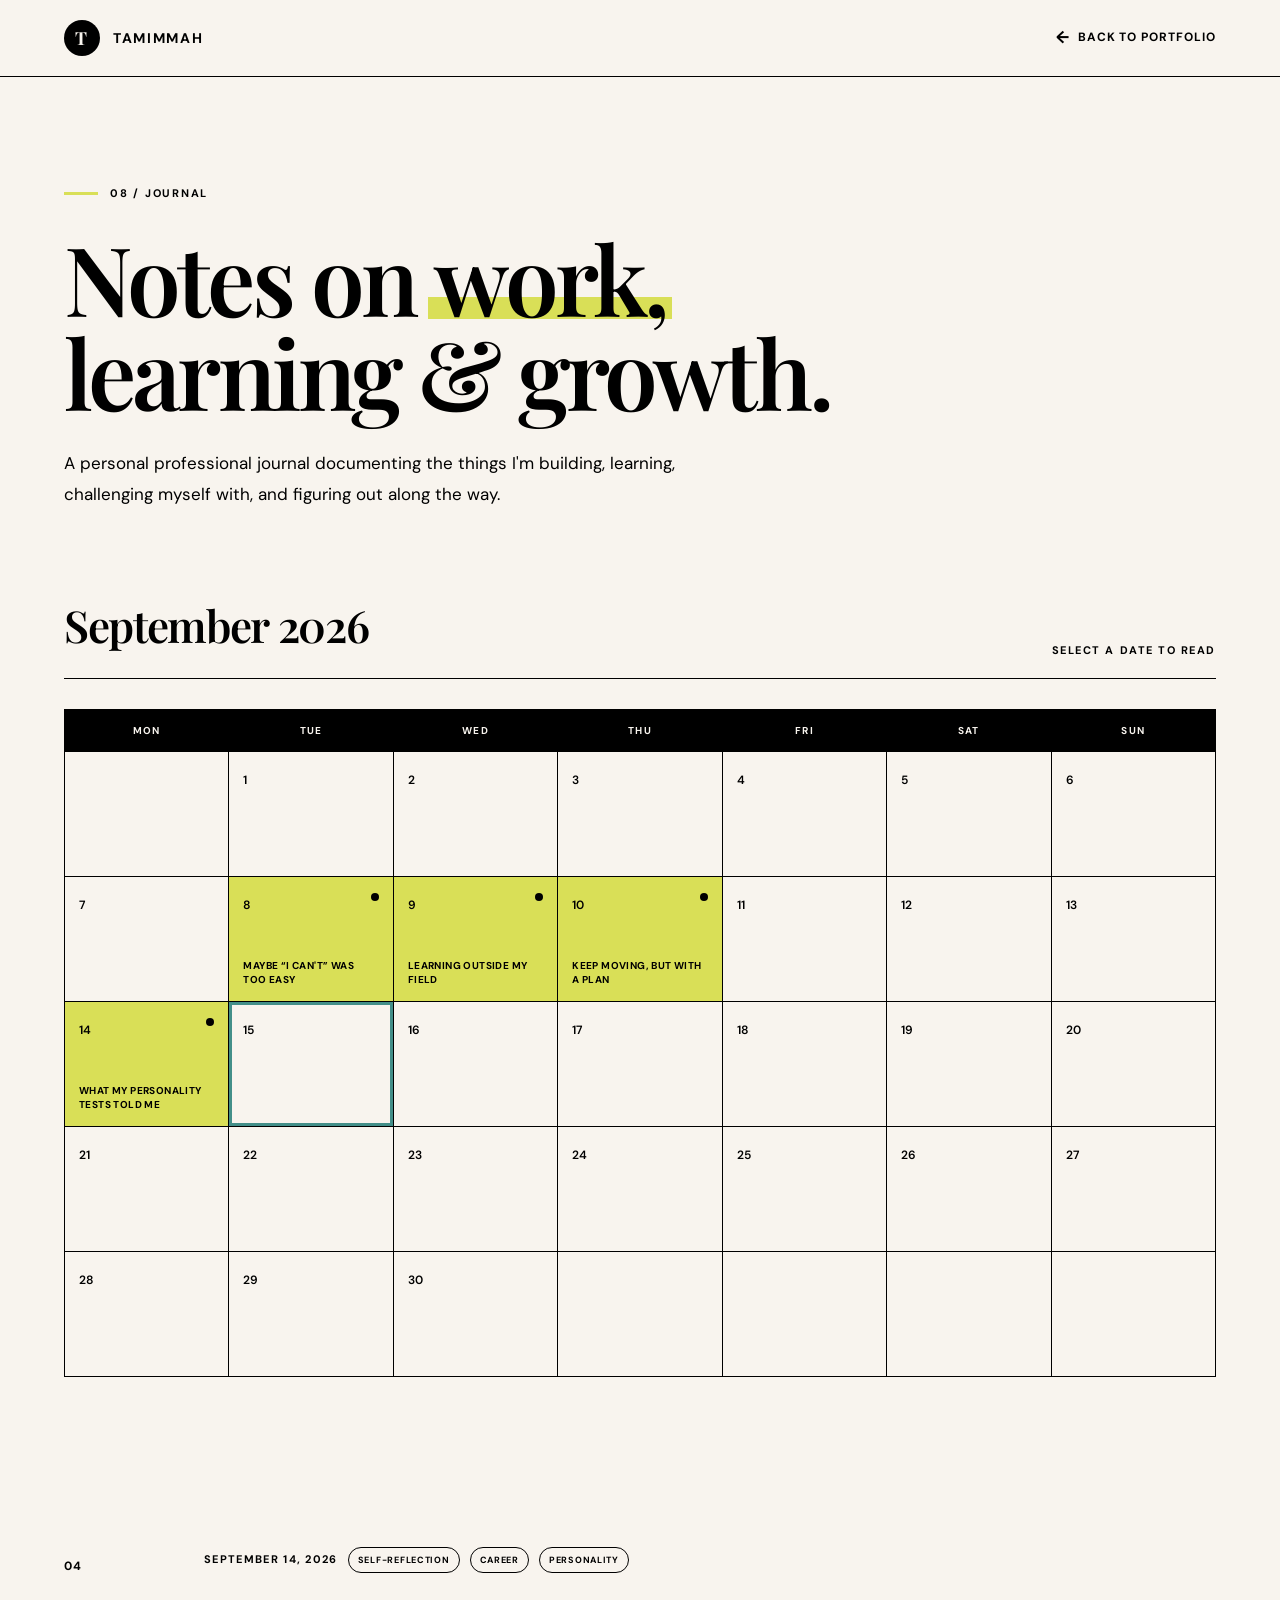
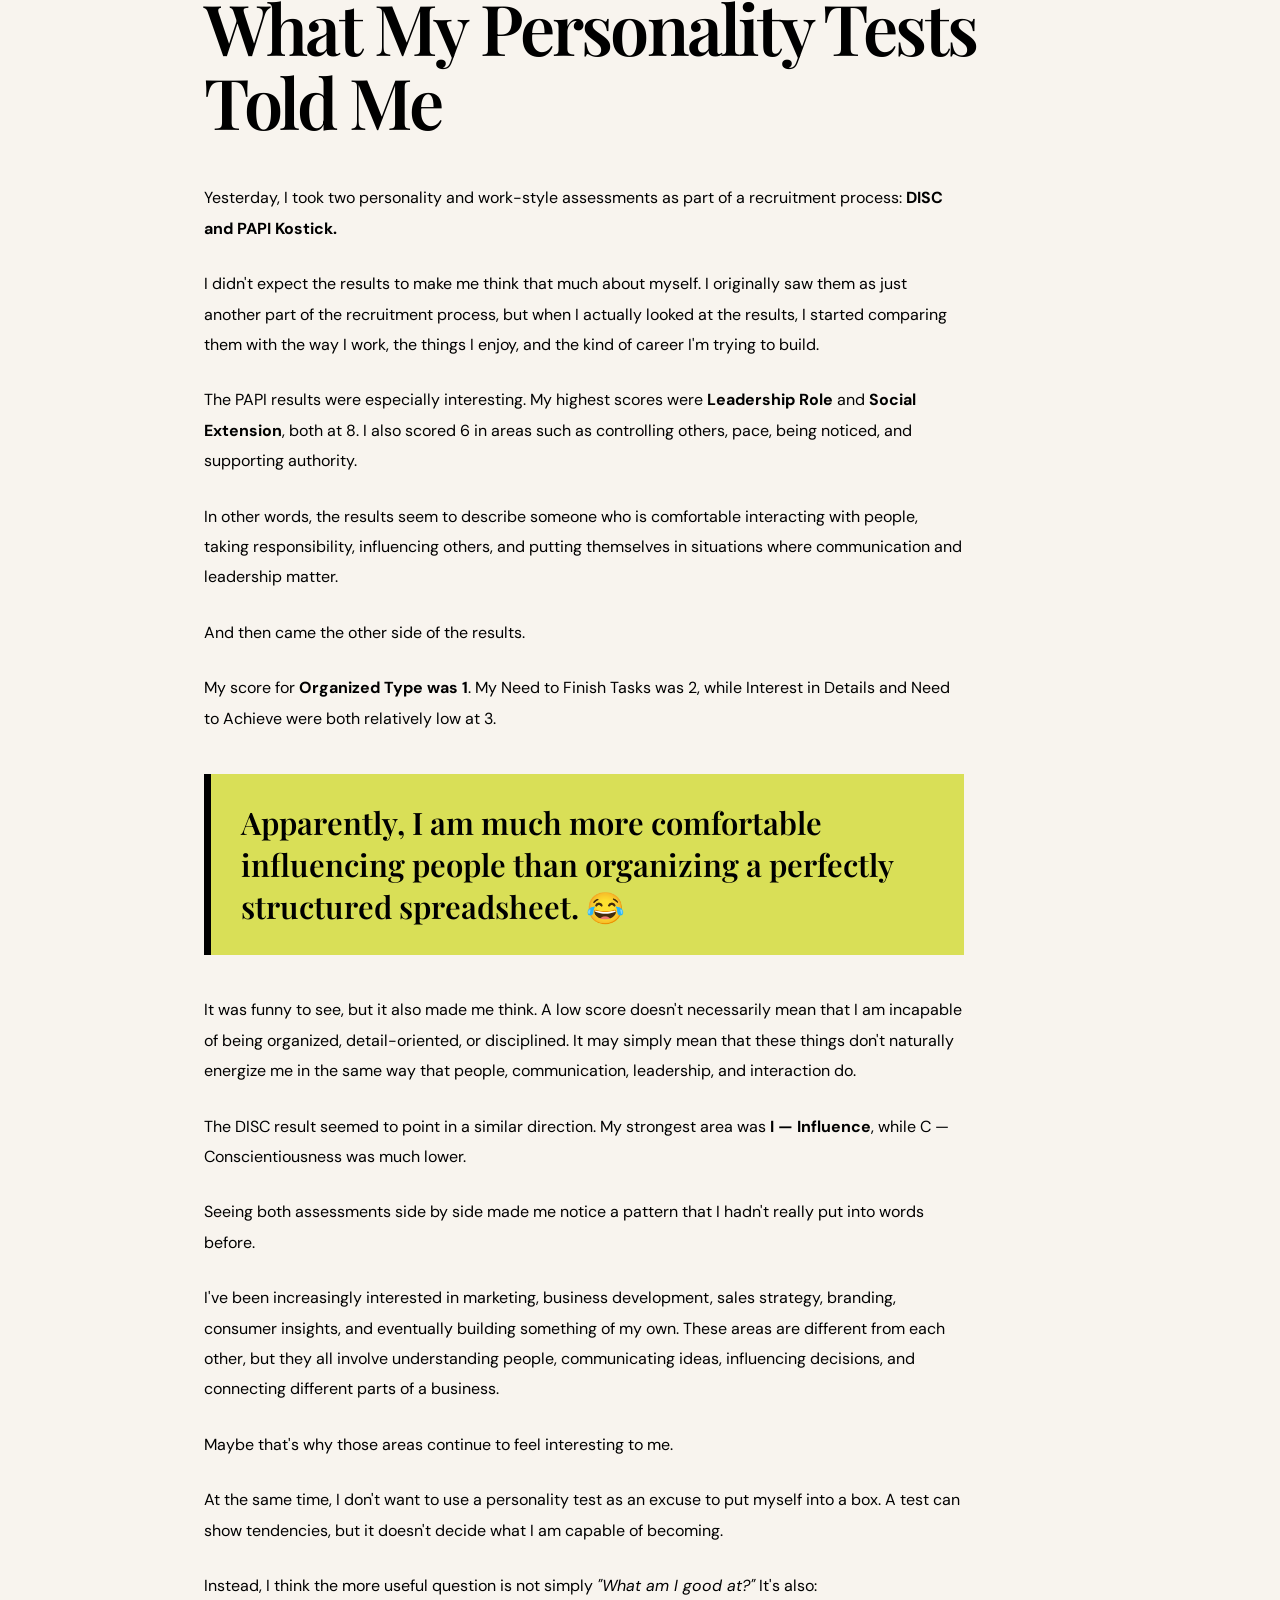
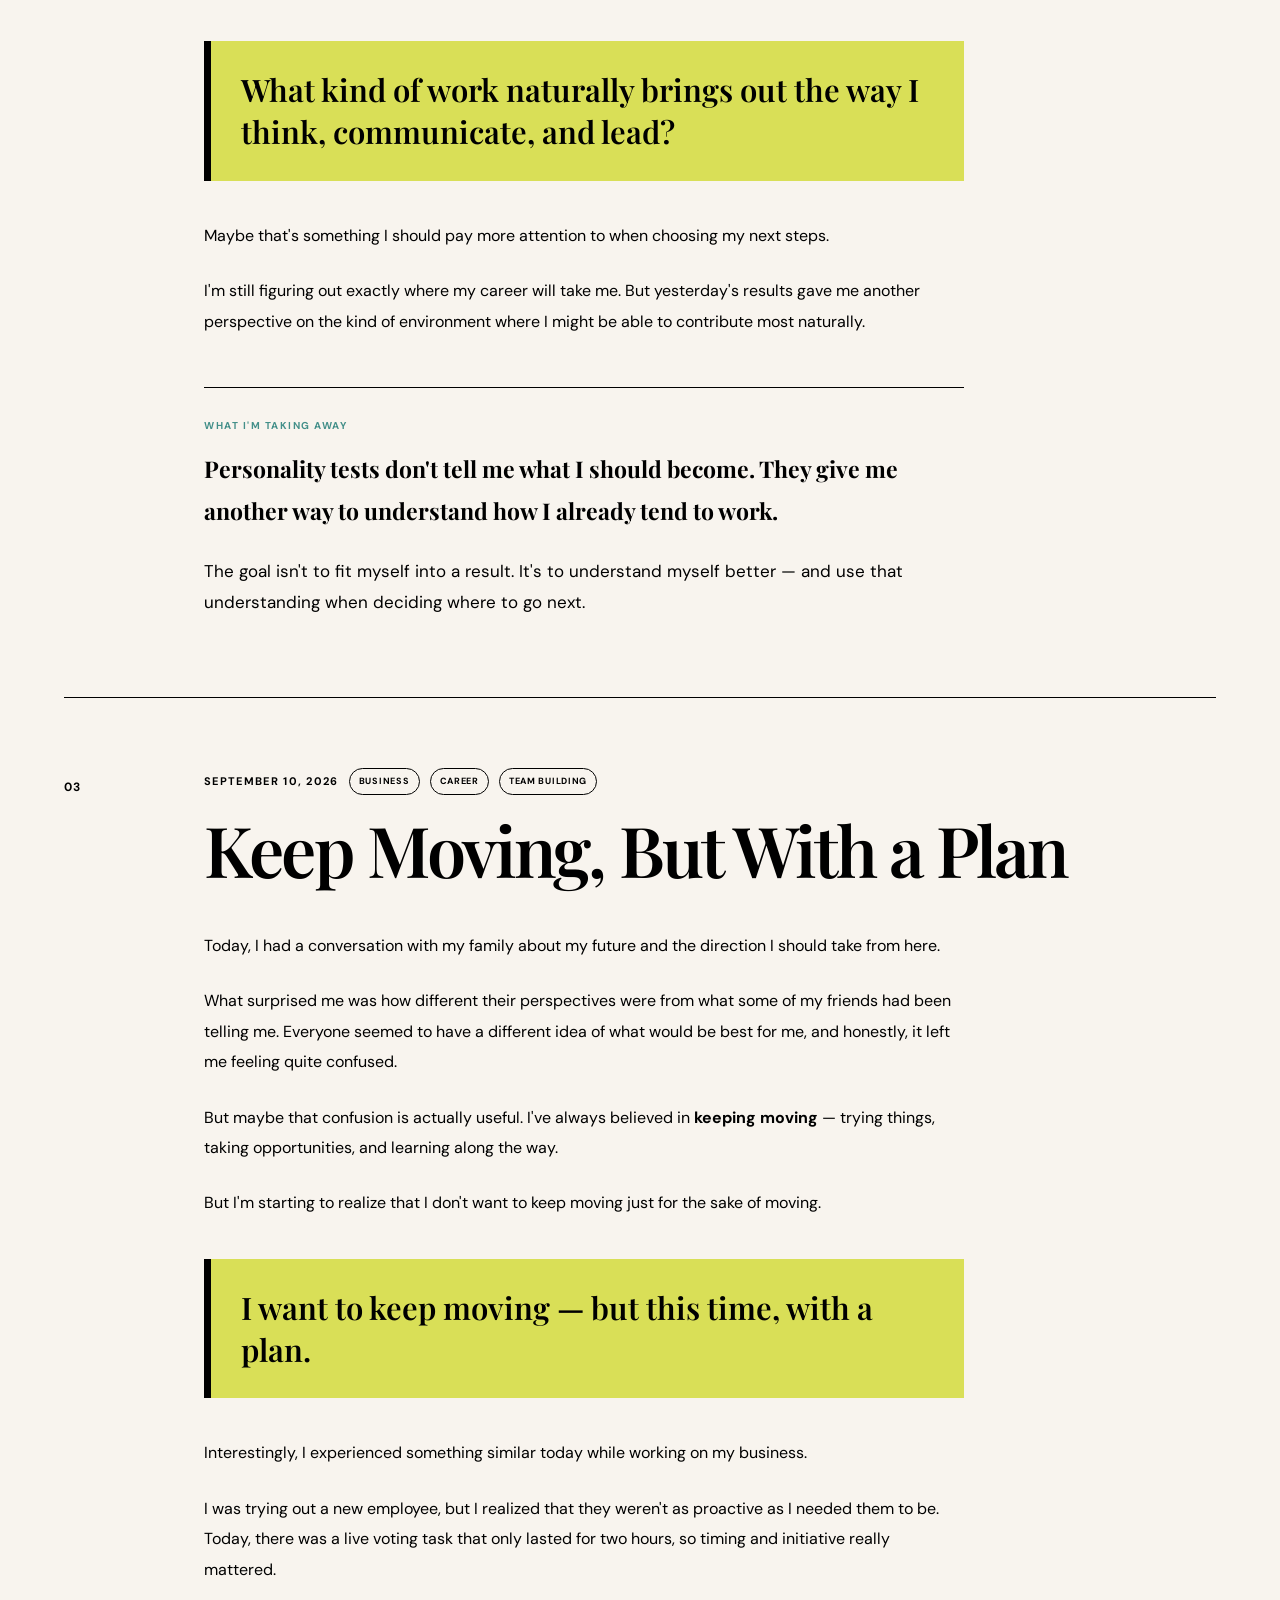
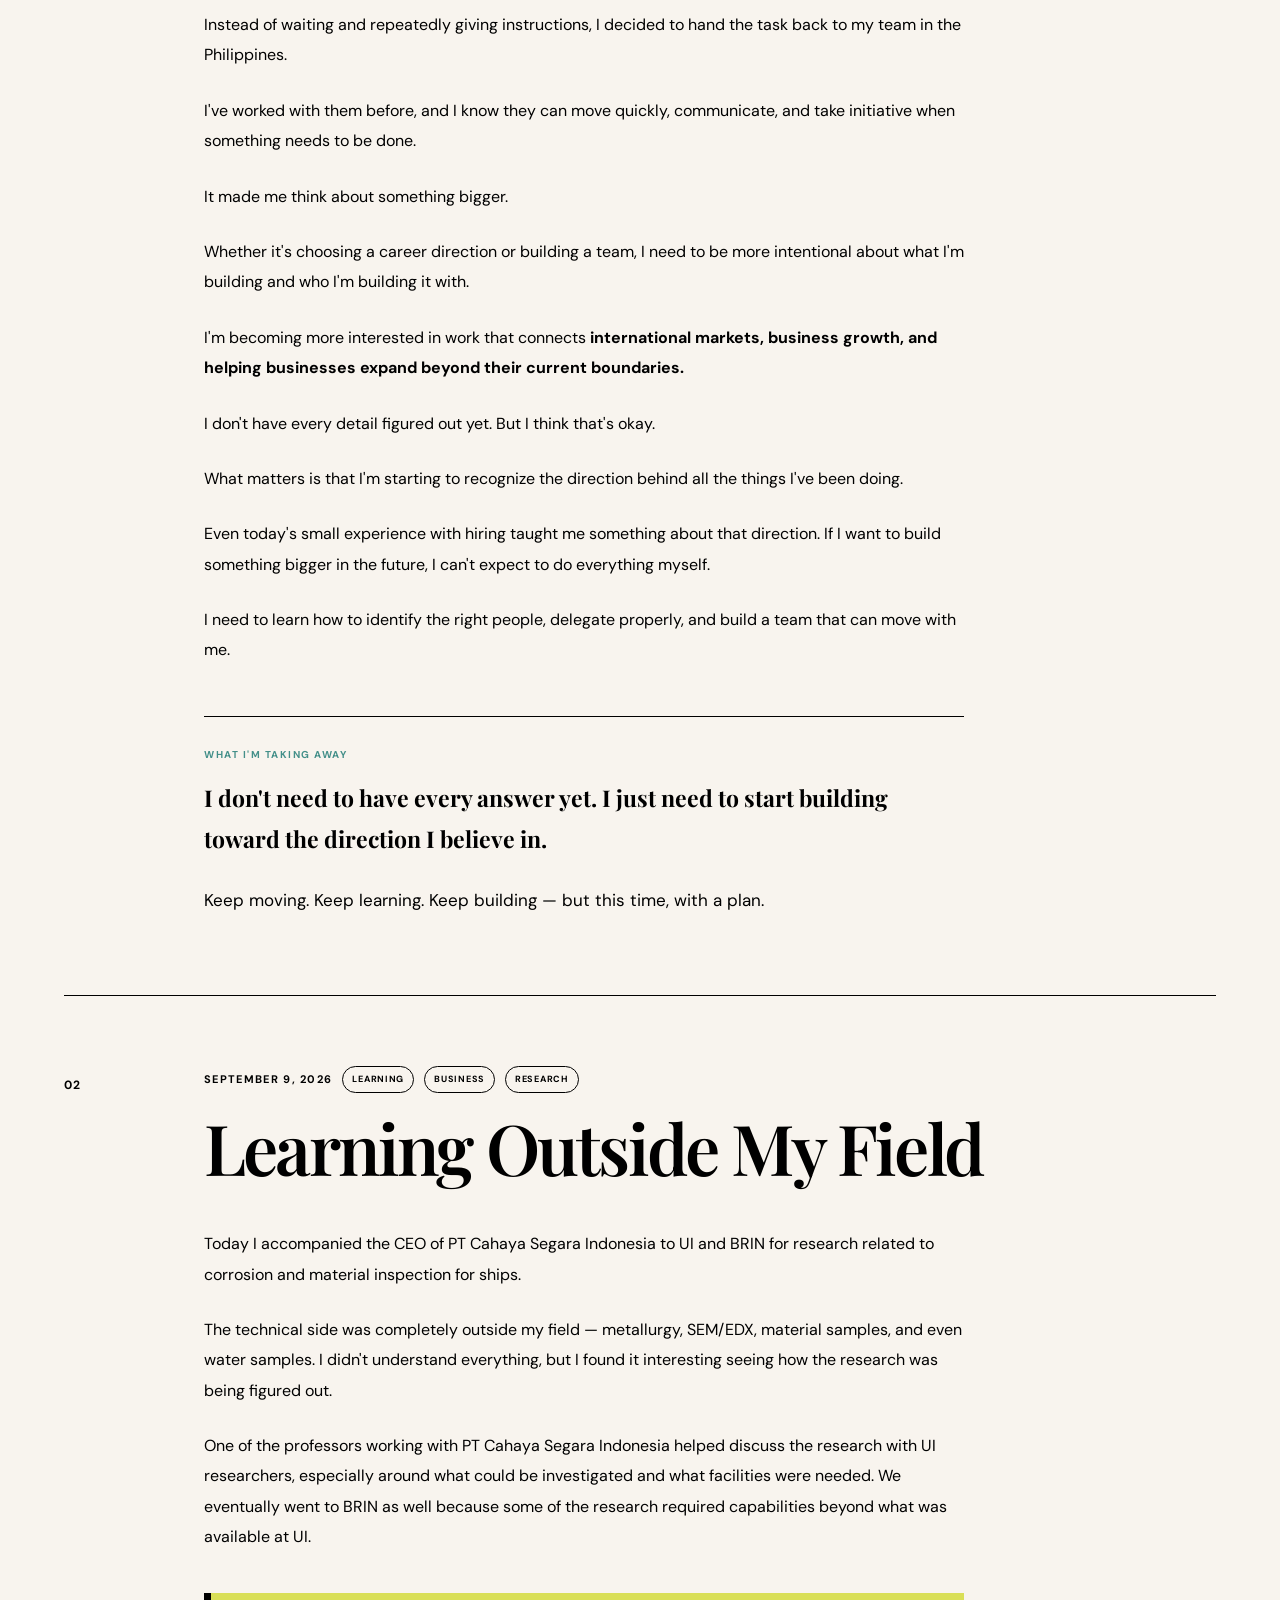
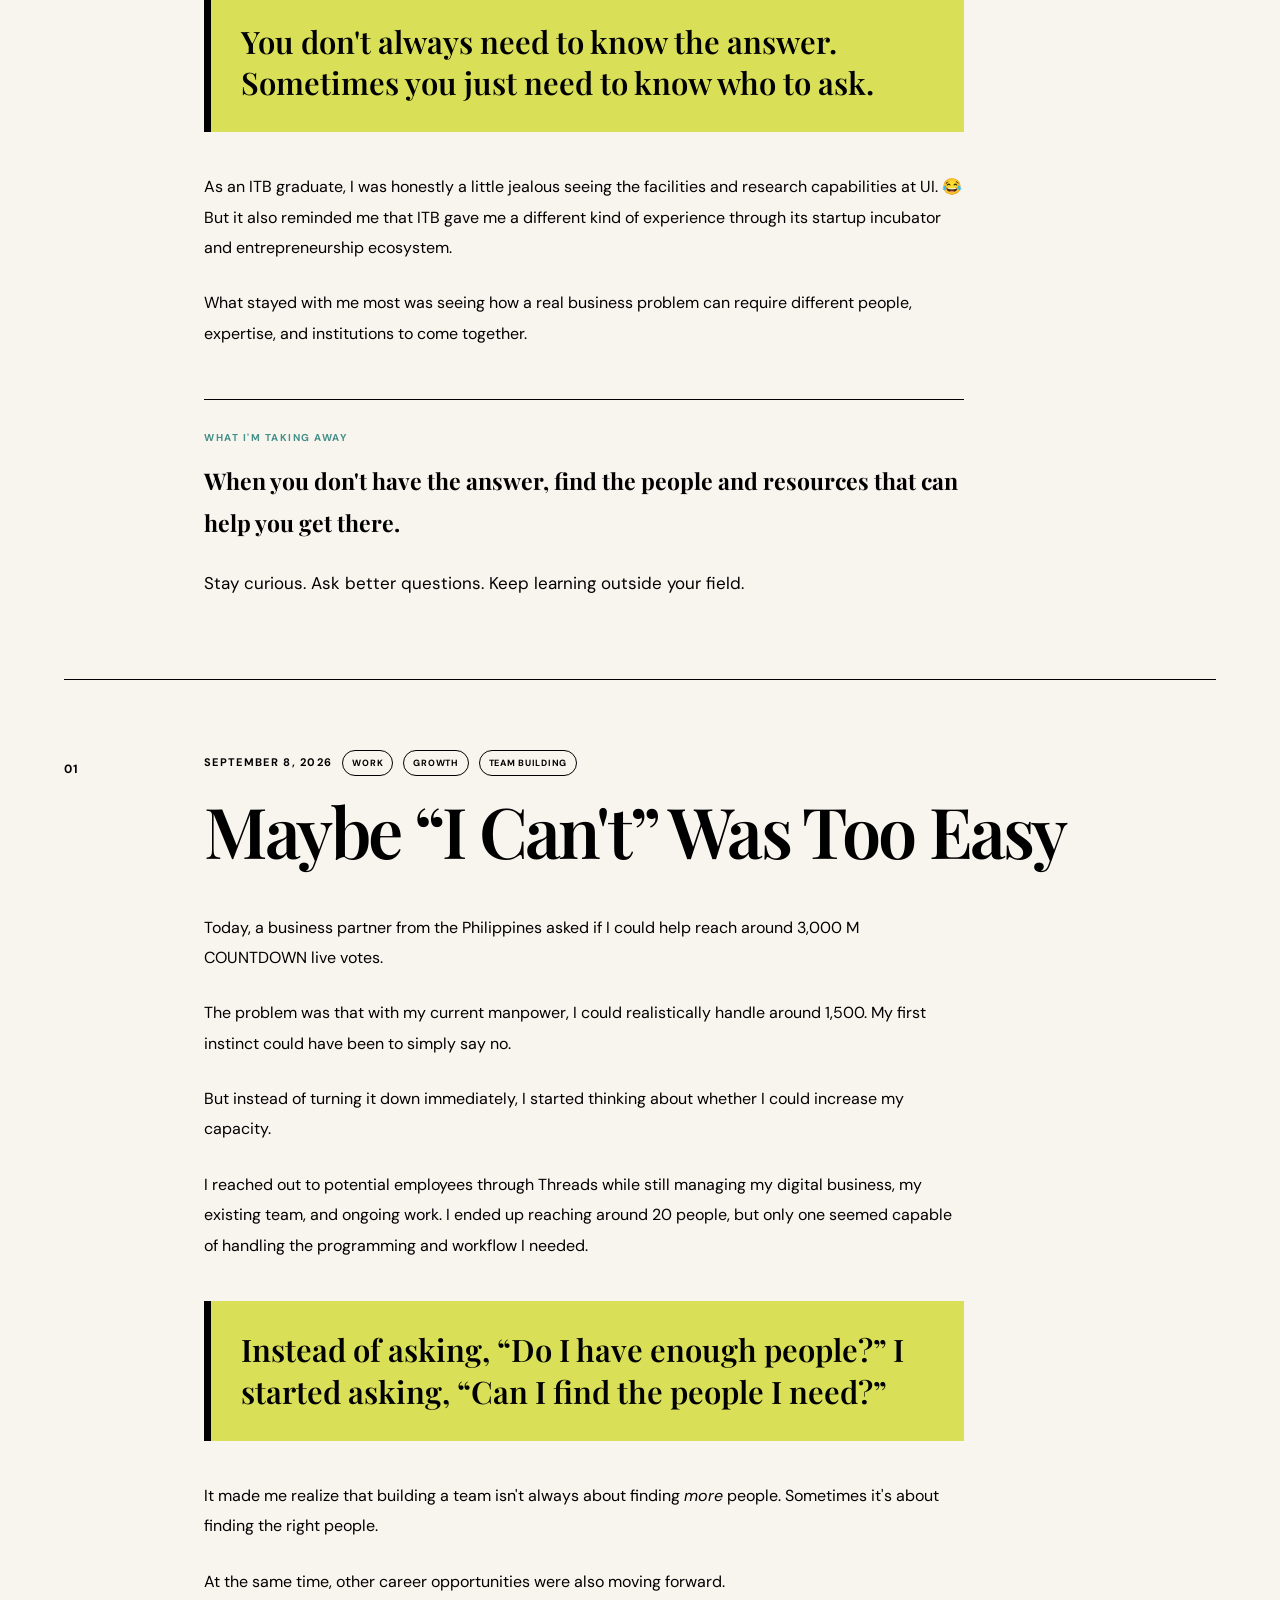
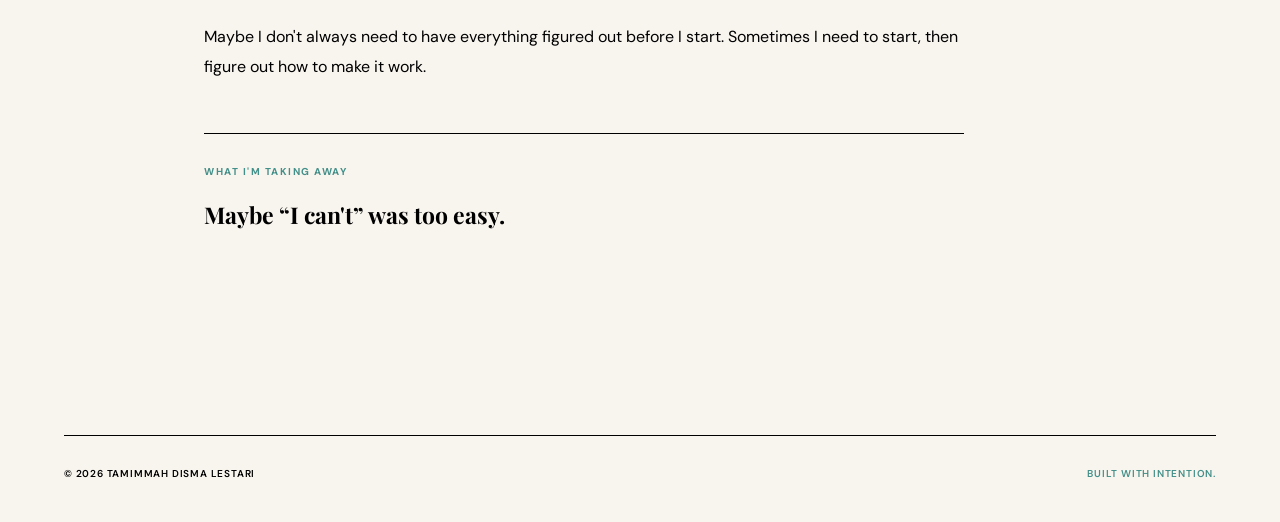
<file: journal.html>
<!DOCTYPE html>
<html lang="en">
<head>

  <meta charset="UTF-8">

  <meta
    name="viewport"
    content="width=device-width, initial-scale=1.0"
  >

  <title>
    Journal — Tamimmah Disma Lestari
  </title>

  <meta
    name="description"
    content="A personal professional journal by Tamimmah Disma Lestari — documenting work, learning, challenges and growth in marketing, business and professional development."
  >

  <link rel="canonical" href="https://tamimmadisma.github.io/journal.html">

  <meta property="og:title" content="Journal — Tamimmah Disma Lestari">
  <meta property="og:description" content="A personal professional journal by Tamimmah Disma Lestari, covering marketing, business, learning and professional growth.">
  <meta property="og:url" content="https://tamimmadisma.github.io/journal.html">
  <meta property="og:type" content="website">

  <meta name="author" content="Tamimmah Disma Lestari">

  <link rel="preconnect" href="https://fonts.googleapis.com">

  <link
    rel="preconnect"
    href="https://fonts.gstatic.com"
    crossorigin
  >

  <link
    href="https://fonts.googleapis.com/css2?family=DM+Sans:wght@400;500;600;700&family=Playfair+Display:wght@500;600;700&display=swap"
    rel="stylesheet"
  >

  <style>

    /* =========================================================
       COLOR PALETTE
       =========================================================

       #D9DF57 = Lime
       #F8F4EE = Warm Off-White
       #D8A4A5 = Dusty Pink
       #000000 = Black
       #438F89 = Teal

       ========================================================= */

    :root {

      --lime: #D9DF57;
      --cream: #F8F4EE;
      --pink: #D8A4A5;
      --black: #000000;
      --teal: #438F89;

      --border: rgba(0, 0, 0, 0.16);

    }


    /* =========================================================
       RESET
       ========================================================= */

    * {
      margin: 0;
      padding: 0;
      box-sizing: border-box;
    }


    html {
      scroll-behavior: smooth;
    }


    body {

      font-family: "DM Sans", sans-serif;

      background: var(--cream);

      color: var(--black);

      line-height: 1.6;

      -webkit-font-smoothing: antialiased;

    }


    a {
      color: inherit;
      text-decoration: none;
    }


    /* =========================================================
       HEADER
       ========================================================= */

    header {

      position: sticky;

      top: 0;

      z-index: 1000;

      width: 100%;

      background: var(--cream);

      border-bottom: 1px solid var(--black);

    }


    .nav {

      width: 90%;

      max-width: 1200px;

      margin: auto;

      min-height: 76px;

      display: flex;

      align-items: center;

      justify-content: space-between;

      gap: 30px;

    }


    .brand {

      display: flex;

      align-items: center;

      gap: 13px;

      font-size: 14px;

      font-weight: 700;

      letter-spacing: 0.12em;

      white-space: nowrap;

    }


    .brand-mark {

      width: 36px;

      height: 36px;

      background: var(--black);

      color: var(--cream);

      display: flex;

      align-items: center;

      justify-content: center;

      font-family: "Playfair Display", serif;

      font-size: 18px;

      border-radius: 50%;

    }


    .back-link {

      display: inline-flex;

      align-items: center;

      gap: 8px;

      font-size: 12px;

      font-weight: 700;

      letter-spacing: 0.08em;

      text-transform: uppercase;

      transition: all 0.25s ease;

    }


    .back-link:hover {
      color: var(--teal);
    }


    .back-arrow {

      font-size: 17px;

      transition: transform 0.25s ease;

    }


    .back-link:hover .back-arrow {
      transform: translateX(-4px);
    }


    /* =========================================================
       HERO
       ========================================================= */

    .hero {

      width: 90%;

      max-width: 1200px;

      margin: 0 auto;

      padding: 100px 0 80px;

    }


    .eyebrow {

      display: inline-flex;

      align-items: center;

      gap: 12px;

      font-size: 11px;

      font-weight: 700;

      letter-spacing: 0.16em;

      margin-bottom: 28px;

    }


    .eyebrow::before {

      content: "";

      width: 34px;

      height: 3px;

      background: var(--lime);

      display: block;

    }


    .hero h1 {

      max-width: 900px;

      font-family: "Playfair Display", serif;

      font-size: clamp(48px, 8vw, 96px);

      line-height: 0.98;

      font-weight: 600;

      letter-spacing: -0.04em;

      margin-bottom: 30px;

    }


    .hero h1 span {

      position: relative;

      display: inline-block;

      z-index: 1;

    }


    .hero h1 span::after {

      content: "";

      position: absolute;

      z-index: -1;

      left: -6px;

      right: -6px;

      bottom: 5px;

      height: 22px;

      background: var(--lime);

    }


    .hero-description {

      max-width: 650px;

      font-size: 17px;

      line-height: 1.8;

      color: var(--black);

    }


    /* =========================================================
       CALENDAR SECTION
       ========================================================= */

    .calendar-section {

      width: 90%;

      max-width: 1200px;

      margin: 0 auto;

      padding-bottom: 100px;

    }


    .section-heading {

      display: flex;

      align-items: flex-end;

      justify-content: space-between;

      gap: 30px;

      margin-bottom: 30px;

      border-bottom: 1px solid var(--black);

      padding-bottom: 18px;

    }


    .section-heading h2 {

      font-family: "Playfair Display", serif;

      font-size: clamp(28px, 4vw, 44px);

      font-weight: 600;

      letter-spacing: -0.03em;

    }


    .section-heading span {

      font-size: 11px;

      font-weight: 700;

      letter-spacing: 0.14em;

      text-transform: uppercase;

    }


    .calendar {

      width: 100%;

      display: grid;

      grid-template-columns: repeat(7, 1fr);

      border-top: 1px solid var(--black);

      border-left: 1px solid var(--black);

    }


    .weekday {

      min-height: 42px;

      display: flex;

      align-items: center;

      justify-content: center;

      background: var(--black);

      color: var(--cream);

      border-right: 1px solid var(--black);

      border-bottom: 1px solid var(--black);

      font-size: 10px;

      font-weight: 700;

      letter-spacing: 0.12em;

      text-transform: uppercase;

    }


    .day {

      min-height: 125px;

      padding: 14px;

      border-right: 1px solid var(--black);

      border-bottom: 1px solid var(--black);

      position: relative;

      transition:
        background 0.25s ease,
        color 0.25s ease;

    }


    .day-number {

      font-size: 12px;

      font-weight: 600;

    }


    .day.empty {
      background: transparent;
    }


    .day.has-entry {

      background: var(--lime);

      cursor: pointer;

    }


    .day.has-entry:hover {

      background: var(--teal);

      color: var(--cream);

    }


    .day.has-entry:hover .entry-dot {
      background: var(--cream);
    }


    .day.today {

      box-shadow:
        inset 0 0 0 3px var(--teal);

    }


    .entry-dot {

      width: 8px;

      height: 8px;

      background: var(--black);

      border-radius: 50%;

      position: absolute;

      right: 14px;

      top: 16px;

    }


    .entry-mini {

      position: absolute;

      left: 14px;

      right: 14px;

      bottom: 14px;

      font-size: 10px;

      line-height: 1.4;

      font-weight: 700;

      text-transform: uppercase;

      letter-spacing: 0.04em;

    }


    /* =========================================================
       JOURNAL ENTRIES
       ========================================================= */

    .entries {

      width: 90%;

      max-width: 1200px;

      margin: 0 auto;

      padding-bottom: 120px;

    }


    .entry {

      scroll-margin-top: 100px;

      padding: 70px 0 80px;

      border-top: 1px solid var(--black);

    }


    .entry:first-child {
      border-top: none;
    }


    .entry-header {

      display: grid;

      grid-template-columns: 100px 1fr;

      gap: 40px;

      margin-bottom: 45px;

    }


    .entry-number {

      font-size: 12px;

      font-weight: 700;

      letter-spacing: 0.12em;

      padding-top: 10px;

    }


    .entry-meta {

      display: flex;

      flex-wrap: wrap;

      align-items: center;

      gap: 10px;

      margin-bottom: 18px;

    }


    .entry-date {

      font-size: 11px;

      font-weight: 700;

      letter-spacing: 0.12em;

      text-transform: uppercase;

    }


    .entry-category {

      display: inline-block;

      padding: 5px 9px;

      border: 1px solid var(--black);

      border-radius: 30px;

      font-size: 9px;

      font-weight: 700;

      letter-spacing: 0.08em;

      text-transform: uppercase;

    }


    .entry h2 {

      max-width: 900px;

      font-family: "Playfair Display", serif;

      font-size: clamp(38px, 6vw, 70px);

      line-height: 1.05;

      font-weight: 600;

      letter-spacing: -0.04em;

    }


    .entry-body {

      display: grid;

      grid-template-columns: 100px 1fr;

      gap: 40px;

    }


    .entry-content {

      max-width: 760px;

    }


    .entry-content p {

      font-size: 16px;

      line-height: 1.9;

      margin-bottom: 25px;

    }


    .entry-content p:last-child {
      margin-bottom: 0;
    }


    /* =========================================================
       HIGHLIGHT
       ========================================================= */

    .entry-highlight {

      margin: 40px 0;

      padding: 28px 30px;

      background: var(--lime);

      border-left: 7px solid var(--black);

    }


    .entry-highlight p {

      margin: 0;

      font-family: "Playfair Display", serif;

      font-size: clamp(22px, 3vw, 31px);

      line-height: 1.35;

      font-weight: 600;

    }


    /* =========================================================
       LEARNING SECTION
       ========================================================= */

    .learning {

      margin-top: 50px;

      padding-top: 30px;

      border-top: 1px solid var(--black);

    }


    .learning-label {

      margin-bottom: 14px;

      font-size: 10px;

      font-weight: 700;

      letter-spacing: 0.15em;

      text-transform: uppercase;

      color: var(--teal);

    }


    .learning p {

      font-size: 17px;

      line-height: 1.8;

    }


    .learning strong {

      font-family: "Playfair Display", serif;

      font-size: 23px;

    }


    /* =========================================================
       SECONDARY ACCENT
       ========================================================= */

    .pink-note {

      display: inline-block;

      background: var(--pink);

      padding: 2px 7px;

      font-weight: 600;

    }


    /* =========================================================
       FOOTER
       ========================================================= */

    footer {

      border-top: 1px solid var(--black);

      width: 90%;

      max-width: 1200px;

      margin: 0 auto;

      padding: 30px 0 40px;

      display: flex;

      align-items: center;

      justify-content: space-between;

      gap: 30px;

      font-size: 10px;

      font-weight: 600;

      letter-spacing: 0.08em;

      text-transform: uppercase;

    }


    .footer-right {
      color: var(--teal);
    }


    /* =========================================================
       MOBILE
       ========================================================= */

    @media (max-width: 760px) {

      .nav {
        min-height: 66px;
      }


      .brand {
        font-size: 11px;
      }


      .brand-mark {

        width: 32px;

        height: 32px;

        font-size: 16px;

      }


      .back-link {
        font-size: 9px;
      }


      .hero {
        padding: 70px 0 60px;
      }


      .hero h1 {
        font-size: clamp(44px, 15vw, 68px);
      }


      .hero-description {
        font-size: 15px;
      }


      .calendar-section {
        padding-bottom: 70px;
      }


      .section-heading {

        align-items: flex-start;

        flex-direction: column;

        gap: 8px;

      }


      .calendar {
        grid-template-columns: repeat(7, 1fr);
      }


      .weekday {

        min-height: 34px;

        font-size: 8px;

        letter-spacing: 0.05em;

      }


      .day {

        min-height: 68px;

        padding: 8px;

      }


      .day-number {
        font-size: 10px;
      }


      .entry-dot {

        width: 6px;

        height: 6px;

        top: 10px;

        right: 8px;

      }


      .entry-mini {

        left: 8px;

        right: 8px;

        bottom: 8px;

        font-size: 7px;

      }


      .entries {
        padding-bottom: 80px;
      }


      .entry {
        padding: 55px 0 65px;
      }


      .entry-header {

        grid-template-columns: 1fr;

        gap: 14px;

        margin-bottom: 35px;

      }


      .entry-number {
        padding-top: 0;
      }


      .entry h2 {
        font-size: clamp(38px, 12vw, 58px);
      }


      .entry-body {

        grid-template-columns: 1fr;

        gap: 20px;

      }


      .entry-content p {

        font-size: 15px;

        line-height: 1.8;

      }


      .entry-highlight {

        margin: 35px 0;

        padding: 23px 20px;

        border-left-width: 5px;

      }


      .entry-highlight p {
        font-size: 22px;
      }


      .learning p {
        font-size: 15px;
      }


      footer {

        flex-direction: column;

        align-items: flex-start;

        gap: 10px;

      }

    }

  </style>

</head>


<body>


  <!-- =======================================================
       HEADER
       ======================================================= -->

  <header>

    <nav class="nav">

      <a
        href="index.html"
        class="brand"
        aria-label="Back to portfolio"
      >

        <span class="brand-mark">
          T
        </span>

        <span>
          TAMIMMAH
        </span>

      </a>


      <a
        href="index.html"
        class="back-link"
      >

        <span class="back-arrow">
          ←
        </span>

        Back to portfolio

      </a>

    </nav>

  </header>



  <!-- =======================================================
       HERO
       ======================================================= -->

  <main>

    <section class="hero">

      <div class="eyebrow">
        08 / JOURNAL
      </div>


      <h1>
        Notes on
        <span>
          work,
        </span>
        learning & growth.
      </h1>


      <p class="hero-description">

        A personal professional journal documenting the things
        I'm building, learning, challenging myself with, and
        figuring out along the way.

      </p>

    </section>



    <!-- =====================================================
         CALENDAR
         ===================================================== -->

    <section class="calendar-section">

      <div class="section-heading">

        <h2>
          September 2026
        </h2>

        <span>
          Select a date to read
        </span>

      </div>


      <div class="calendar">


        <!-- WEEKDAYS -->

        <div class="weekday">Mon</div>
        <div class="weekday">Tue</div>
        <div class="weekday">Wed</div>
        <div class="weekday">Thu</div>
        <div class="weekday">Fri</div>
        <div class="weekday">Sat</div>
        <div class="weekday">Sun</div>



        <!-- AUGUST 31 -->

        <div class="day empty"></div>



        <!-- SEPTEMBER 1 -->

        <div class="day">

          <span class="day-number">
            1
          </span>

        </div>



        <!-- SEPTEMBER 2 -->

        <div class="day">

          <span class="day-number">
            2
          </span>

        </div>



        <!-- SEPTEMBER 3 -->

        <div class="day">

          <span class="day-number">
            3
          </span>

        </div>



        <!-- SEPTEMBER 4 -->

        <div class="day">

          <span class="day-number">
            4
          </span>

        </div>



        <!-- SEPTEMBER 5 -->

        <div class="day">

          <span class="day-number">
            5
          </span>

        </div>



        <!-- SEPTEMBER 6 -->

        <div class="day">

          <span class="day-number">
            6
          </span>

        </div>



        <!-- SEPTEMBER 7 -->

        <div class="day">

          <span class="day-number">
            7
          </span>

        </div>



        <!-- SEPTEMBER 8 -->

        <a
          href="#2026-09-08"
          class="day has-entry"
        >

          <span class="day-number">
            8
          </span>

          <span class="entry-dot"></span>

          <span class="entry-mini">
            Maybe “I Can't”
            Was Too Easy
          </span>

        </a>



        <!-- SEPTEMBER 9 -->

        <a
          href="#2026-09-09"
          class="day has-entry"
        >

          <span class="day-number">
            9
          </span>

          <span class="entry-dot"></span>

          <span class="entry-mini">
            Learning Outside
            My Field
          </span>

        </a>



        <!-- SEPTEMBER 10 -->

        <a
          href="#2026-09-10"
          class="day has-entry"
        >

          <span class="day-number">
            10
          </span>

          <span class="entry-dot"></span>

          <span class="entry-mini">
            Keep Moving,
            But With a Plan
          </span>

        </a>



        <!-- SEPTEMBER 11 -->

        <div class="day">

          <span class="day-number">
            11
          </span>

        </div>



        <!-- SEPTEMBER 12 -->

        <div class="day">

          <span class="day-number">
            12
          </span>

        </div>



        <!-- SEPTEMBER 13 -->

        <div class="day">

          <span class="day-number">
            13
          </span>

        </div>



        <!-- SEPTEMBER 14 -->

        <a
          href="#2026-09-14"
          class="day has-entry"
        >

          <span class="day-number">
            14
          </span>

          <span class="entry-dot"></span>

          <span class="entry-mini">
            What My Personality
            Tests Told Me
          </span>

        </a>



        <!-- SEPTEMBER 15 -->

        <div class="day today">

          <span class="day-number">
            15
          </span>

        </div>



        <!-- SEPTEMBER 16 -->

        <div class="day">

          <span class="day-number">
            16
          </span>

        </div>



        <!-- SEPTEMBER 17 -->

        <div class="day">

          <span class="day-number">
            17
          </span>

        </div>



        <!-- SEPTEMBER 18 -->

        <div class="day">

          <span class="day-number">
            18
          </span>

        </div>



        <!-- SEPTEMBER 19 -->

        <div class="day">

          <span class="day-number">
            19
          </span>

        </div>



        <!-- SEPTEMBER 20 -->

        <div class="day">

          <span class="day-number">
            20
          </span>

        </div>



        <!-- SEPTEMBER 21 -->

        <div class="day">

          <span class="day-number">
            21
          </span>

        </div>



        <!-- SEPTEMBER 22 -->

        <div class="day">

          <span class="day-number">
            22
          </span>

        </div>



        <!-- SEPTEMBER 23 -->

        <div class="day">

          <span class="day-number">
            23
          </span>

        </div>



        <!-- SEPTEMBER 24 -->

        <div class="day">

          <span class="day-number">
            24
          </span>

        </div>



        <!-- SEPTEMBER 25 -->

        <div class="day">

          <span class="day-number">
            25
          </span>

        </div>



        <!-- SEPTEMBER 26 -->

        <div class="day">

          <span class="day-number">
            26
          </span>

        </div>



        <!-- SEPTEMBER 27 -->

        <div class="day">

          <span class="day-number">
            27
          </span>

        </div>



        <!-- SEPTEMBER 28 -->

        <div class="day">

          <span class="day-number">
            28
          </span>

        </div>



        <!-- SEPTEMBER 29 -->

        <div class="day">

          <span class="day-number">
            29
          </span>

        </div>



        <!-- SEPTEMBER 30 -->

        <div class="day">

          <span class="day-number">
            30
          </span>

        </div>



        <!-- OCTOBER -->

        <div class="day empty"></div>

        <div class="day empty"></div>

        <div class="day empty"></div>

        <div class="day empty"></div>


      </div>

    </section>



    <!-- =====================================================
         JOURNAL ENTRIES
         ===================================================== -->

    <section class="entries">



      <!-- ===================================================
           ENTRY 04 — SEPTEMBER 14
           =================================================== -->

      <article
        class="entry"
        id="2026-09-14"
      >

        <div class="entry-header">

          <div class="entry-number">
            04
          </div>


          <div>

            <div class="entry-meta">

              <span class="entry-date">
                September 14, 2026
              </span>

              <span class="entry-category">
                SELF-REFLECTION
              </span>

              <span class="entry-category">
                CAREER
              </span>

              <span class="entry-category">
                PERSONALITY
              </span>

            </div>


            <h2>
              What My Personality Tests Told Me
            </h2>

          </div>

        </div>



        <div class="entry-body">

          <div></div>


          <div class="entry-content">


            <p>

              Yesterday, I took two personality and work-style
              assessments as part of a recruitment process:
              <strong>DISC and PAPI Kostick.</strong>

            </p>


            <p>

              I didn't expect the results to make me think
              that much about myself. I originally saw them as
              just another part of the recruitment process,
              but when I actually looked at the results, I
              started comparing them with the way I work, the
              things I enjoy, and the kind of career I'm trying
              to build.

            </p>


            <p>

              The PAPI results were especially interesting.
              My highest scores were <strong>Leadership Role</strong>
              and <strong>Social Extension</strong>, both at 8.
              I also scored 6 in areas such as controlling
              others, pace, being noticed, and supporting
              authority.

            </p>


            <p>

              In other words, the results seem to describe
              someone who is comfortable interacting with
              people, taking responsibility, influencing
              others, and putting themselves in situations
              where communication and leadership matter.

            </p>


            <p>

              And then came the other side of the results.

            </p>


            <p>

              My score for <strong>Organized Type was 1</strong>.
              My Need to Finish Tasks was 2, while Interest in
              Details and Need to Achieve were both relatively
              low at 3.

            </p>



            <div class="entry-highlight">

              <p>

                Apparently, I am much more comfortable
                influencing people than organizing a perfectly
                structured spreadsheet. 😂

              </p>

            </div>



            <p>

              It was funny to see, but it also made me think.

              A low score doesn't necessarily mean that I am
              incapable of being organized, detail-oriented,
              or disciplined. It may simply mean that these
              things don't naturally energize me in the same
              way that people, communication, leadership, and
              interaction do.

            </p>


            <p>

              The DISC result seemed to point in a similar
              direction. My strongest area was <strong>I —
              Influence</strong>, while C — Conscientiousness
              was much lower.

            </p>


            <p>

              Seeing both assessments side by side made me
              notice a pattern that I hadn't really put into
              words before.

            </p>


            <p>

              I've been increasingly interested in marketing,
              business development, sales strategy, branding,
              consumer insights, and eventually building
              something of my own. These areas are different
              from each other, but they all involve
              understanding people, communicating ideas,
              influencing decisions, and connecting different
              parts of a business.

            </p>


            <p>

              Maybe that's why those areas continue to feel
              interesting to me.

            </p>


            <p>

              At the same time, I don't want to use a
              personality test as an excuse to put myself into
              a box. A test can show tendencies, but it doesn't
              decide what I am capable of becoming.

            </p>


            <p>

              Instead, I think the more useful question is not
              simply <em>"What am I good at?"</em>

              It's also:

            </p>



            <div class="entry-highlight">

              <p>

                What kind of work naturally brings out the way
                I think, communicate, and lead?

              </p>

            </div>



            <p>

              Maybe that's something I should pay more
              attention to when choosing my next steps.

            </p>


            <p>

              I'm still figuring out exactly where my career
              will take me. But yesterday's results gave me
              another perspective on the kind of environment
              where I might be able to contribute most
              naturally.

            </p>



            <div class="learning">

              <div class="learning-label">
                What I'm taking away
              </div>

              <p>

                <strong>
                  Personality tests don't tell me what I should
                  become. They give me another way to understand
                  how I already tend to work.
                </strong>

              </p>

              <p style="margin-top: 18px;">

                The goal isn't to fit myself into a result.
                It's to understand myself better — and use that
                understanding when deciding where to go next.

              </p>

            </div>


          </div>

        </div>

      </article>



      <!-- ===================================================
           ENTRY 03 — SEPTEMBER 10
           =================================================== -->

      <article
        class="entry"
        id="2026-09-10"
      >

        <div class="entry-header">

          <div class="entry-number">
            03
          </div>


          <div>

            <div class="entry-meta">

              <span class="entry-date">
                September 10, 2026
              </span>

              <span class="entry-category">
                BUSINESS
              </span>

              <span class="entry-category">
                CAREER
              </span>

              <span class="entry-category">
                TEAM BUILDING
              </span>

            </div>


            <h2>
              Keep Moving, But With a Plan
            </h2>

          </div>

        </div>



        <div class="entry-body">

          <div></div>


          <div class="entry-content">


            <p>

              Today, I had a conversation with my family about
              my future and the direction I should take from here.

            </p>


            <p>

              What surprised me was how different their
              perspectives were from what some of my friends
              had been telling me. Everyone seemed to have a
              different idea of what would be best for me, and
              honestly, it left me feeling quite confused.

            </p>


            <p>

              But maybe that confusion is actually useful.
              I've always believed in <strong>keeping moving</strong>
              — trying things, taking opportunities, and
              learning along the way.

            </p>


            <p>

              But I'm starting to realize that I don't want to
              keep moving just for the sake of moving.

            </p>


            <div class="entry-highlight">

              <p>
                I want to keep moving — but this time, with a plan.
              </p>

            </div>


            <p>

              Interestingly, I experienced something similar
              today while working on my business.

            </p>


            <p>

              I was trying out a new employee, but I realized
              that they weren't as proactive as I needed them
              to be. Today, there was a live voting task that
              only lasted for two hours, so timing and initiative
              really mattered.

            </p>


            <p>

              Instead of waiting and repeatedly giving
              instructions, I decided to hand the task back to
              my team in the Philippines.

            </p>


            <p>

              I've worked with them before, and I know they can
              move quickly, communicate, and take initiative
              when something needs to be done.

            </p>


            <p>

              It made me think about something bigger.

            </p>


            <p>

              Whether it's choosing a career direction or
              building a team, I need to be more intentional
              about what I'm building and who I'm building it
              with.

            </p>


            <p>

              I'm becoming more interested in work that
              connects <strong>international markets, business
              growth, and helping businesses expand beyond
              their current boundaries.</strong>

            </p>


            <p>

              I don't have every detail figured out yet.
              But I think that's okay.

            </p>


            <p>

              What matters is that I'm starting to recognize
              the direction behind all the things I've been
              doing.

            </p>


            <p>

              Even today's small experience with hiring taught
              me something about that direction. If I want to
              build something bigger in the future, I can't
              expect to do everything myself.

            </p>


            <p>

              I need to learn how to identify the right people,
              delegate properly, and build a team that can move
              with me.

            </p>



            <div class="learning">

              <div class="learning-label">
                What I'm taking away
              </div>

              <p>

                <strong>
                  I don't need to have every answer yet.
                  I just need to start building toward the
                  direction I believe in.
                </strong>

              </p>

              <p style="margin-top: 18px;">

                Keep moving. Keep learning. Keep building —
                but this time, with a plan.

              </p>

            </div>


          </div>

        </div>

      </article>



      <!-- ===================================================
           ENTRY 02 — SEPTEMBER 9
           =================================================== -->

      <article
        class="entry"
        id="2026-09-09"
      >

        <div class="entry-header">

          <div class="entry-number">
            02
          </div>


          <div>

            <div class="entry-meta">

              <span class="entry-date">
                September 9, 2026
              </span>

              <span class="entry-category">
                LEARNING
              </span>

              <span class="entry-category">
                BUSINESS
              </span>

              <span class="entry-category">
                RESEARCH
              </span>

            </div>


            <h2>
              Learning Outside My Field
            </h2>

          </div>

        </div>



        <div class="entry-body">

          <div></div>


          <div class="entry-content">


            <p>

              Today I accompanied the CEO of PT Cahaya Segara
              Indonesia to UI and BRIN for research related to
              corrosion and material inspection for ships.

            </p>


            <p>

              The technical side was completely outside my
              field — metallurgy, SEM/EDX, material samples,
              and even water samples. I didn't understand
              everything, but I found it interesting seeing
              how the research was being figured out.

            </p>


            <p>

              One of the professors working with PT Cahaya
              Segara Indonesia helped discuss the research
              with UI researchers, especially around what could
              be investigated and what facilities were needed.
              We eventually went to BRIN as well because some
              of the research required capabilities beyond
              what was available at UI.

            </p>



            <div class="entry-highlight">

              <p>

                You don't always need to know the answer.
                Sometimes you just need to know who to ask.

              </p>

            </div>



            <p>

              As an ITB graduate, I was honestly a little
              jealous seeing the facilities and research
              capabilities at UI. 😂 But it also reminded me
              that ITB gave me a different kind of experience
              through its startup incubator and entrepreneurship
              ecosystem.

            </p>


            <p>

              What stayed with me most was seeing how a real
              business problem can require different people,
              expertise, and institutions to come together.

            </p>



            <div class="learning">

              <div class="learning-label">
                What I'm taking away
              </div>

              <p>

                <strong>
                  When you don't have the answer, find the
                  people and resources that can help you get
                  there.
                </strong>

              </p>

              <p style="margin-top: 18px;">

                Stay curious. Ask better questions. Keep
                learning outside your field.

              </p>

            </div>


          </div>

        </div>

      </article>



      <!-- ===================================================
           ENTRY 01 — SEPTEMBER 8
           =================================================== -->

      <article
        class="entry"
        id="2026-09-08"
      >

        <div class="entry-header">

          <div class="entry-number">
            01
          </div>


          <div>

            <div class="entry-meta">

              <span class="entry-date">
                September 8, 2026
              </span>

              <span class="entry-category">
                WORK
              </span>

              <span class="entry-category">
                GROWTH
              </span>

              <span class="entry-category">
                TEAM BUILDING
              </span>

            </div>


            <h2>
              Maybe “I Can't” Was Too Easy
            </h2>

          </div>

        </div>



        <div class="entry-body">

          <div></div>


          <div class="entry-content">


            <p>

              Today, a business partner from the Philippines
              asked if I could help reach around 3,000
              M COUNTDOWN live votes.

            </p>


            <p>

              The problem was that with my current manpower,
              I could realistically handle around 1,500.
              My first instinct could have been to simply say
              no.

            </p>


            <p>

              But instead of turning it down immediately,
              I started thinking about whether I could
              increase my capacity.

            </p>


            <p>

              I reached out to potential employees through
              Threads while still managing my digital
              business, my existing team, and ongoing work.
              I ended up reaching around 20 people, but only
              one seemed capable of handling the programming
              and workflow I needed.

            </p>



            <div class="entry-highlight">

              <p>

                Instead of asking, “Do I have enough people?”
                I started asking, “Can I find the people I
                need?”

              </p>

            </div>



            <p>

              It made me realize that building a team isn't
              always about finding <em>more</em> people.
              Sometimes it's about finding the right people.

            </p>


            <p>

              At the same time, other career opportunities
              were also moving forward.

            </p>


            <p>

              Maybe I don't always need to have everything
              figured out before I start. Sometimes I need
              to start, then figure out how to make it work.

            </p>



            <div class="learning">

              <div class="learning-label">
                What I'm taking away
              </div>

              <p>

                <strong>
                  Maybe “I can't” was too easy.
                </strong>

              </p>

            </div>


          </div>

        </div>

      </article>


    </section>

  </main>



  <!-- =======================================================
       FOOTER
       ======================================================= -->

  <footer>

    <span>
      © 2026 Tamimmah Disma Lestari
    </span>

    <span class="footer-right">
      Built with intention.
    </span>

  </footer>


</body>
</html>
</file>
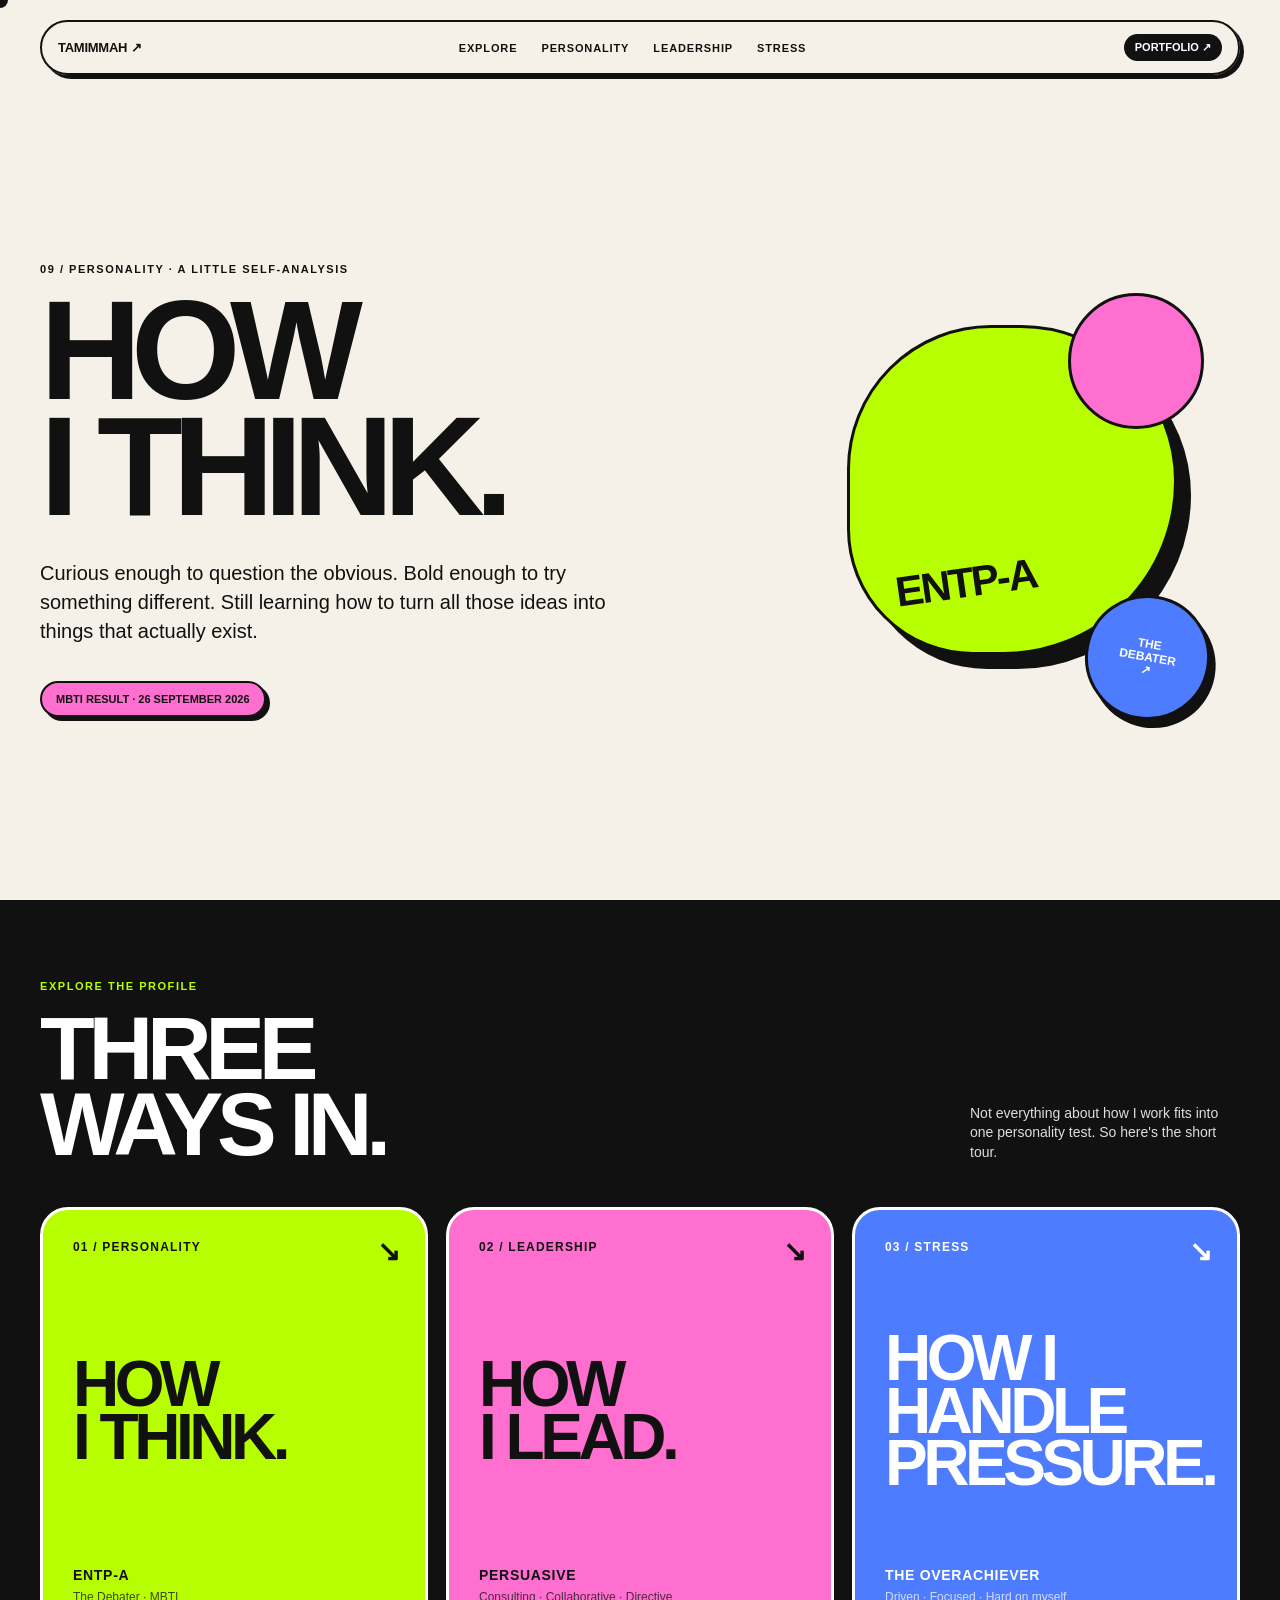
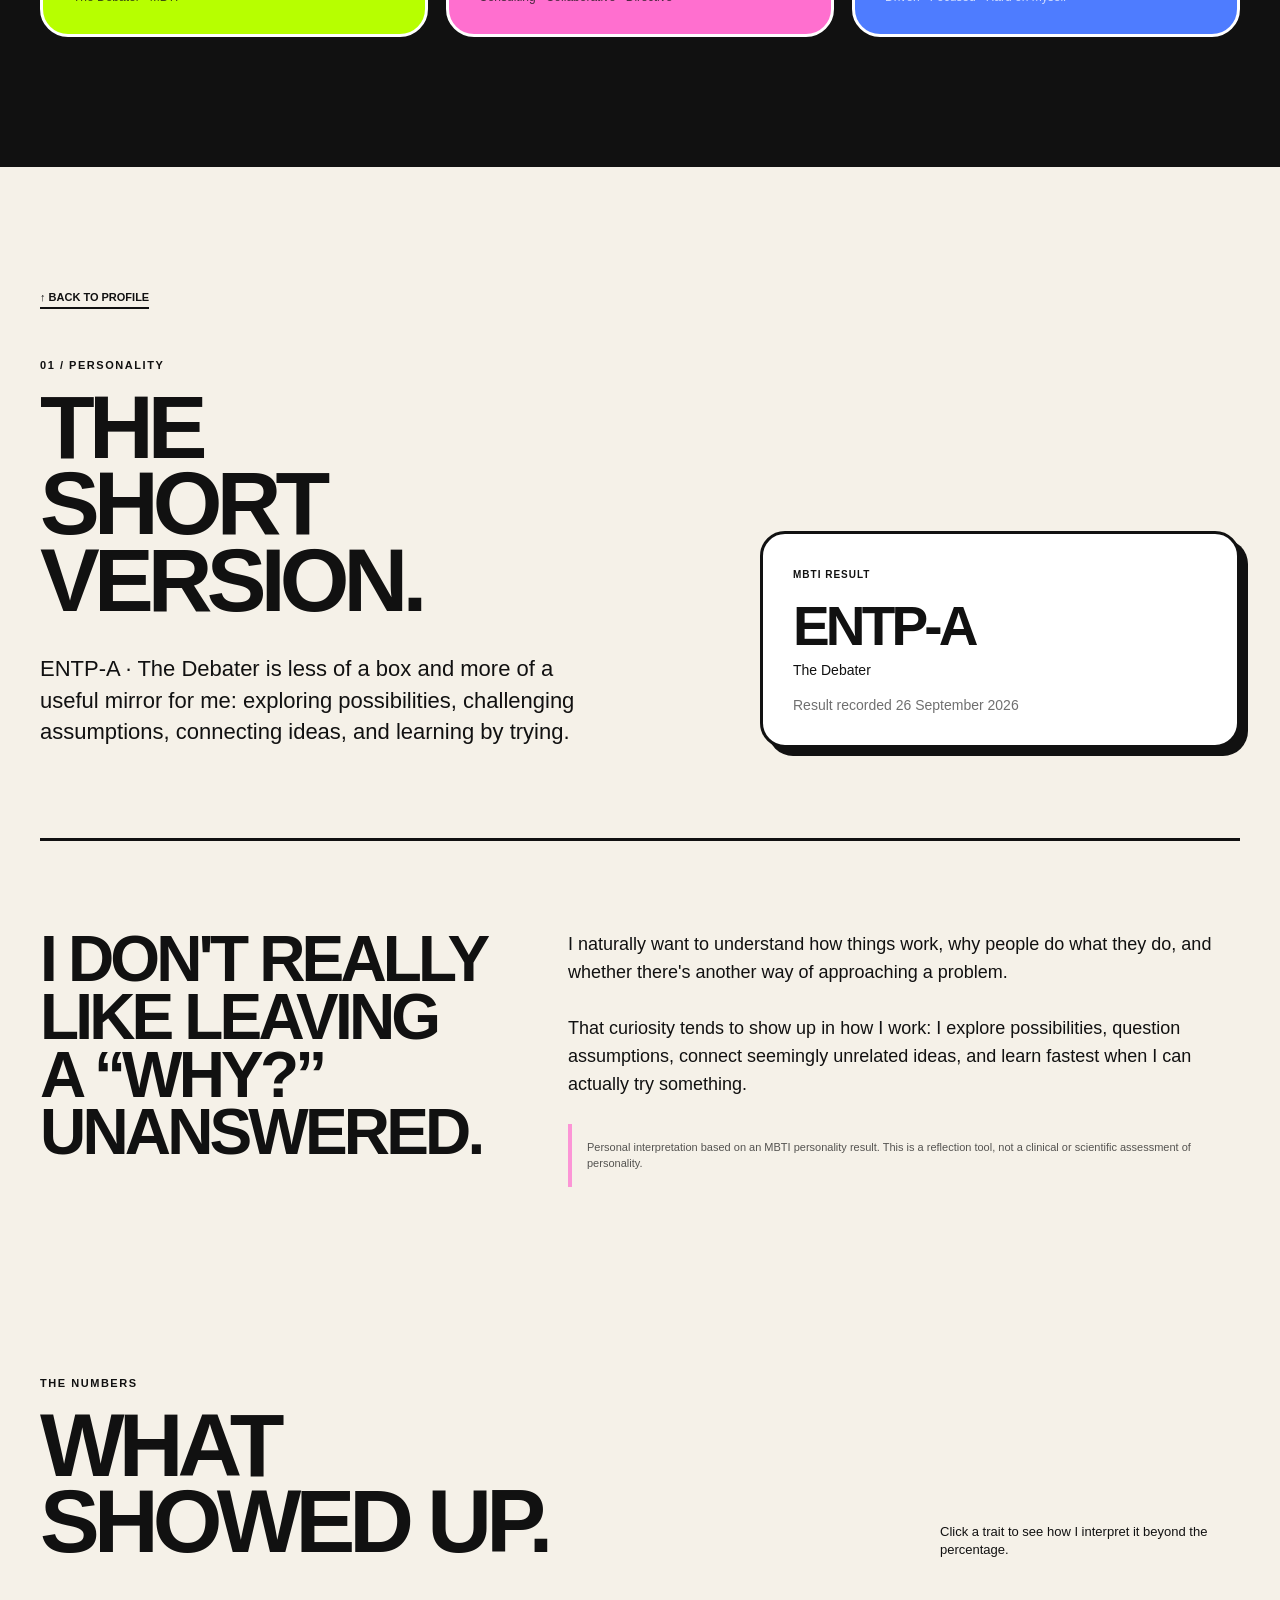
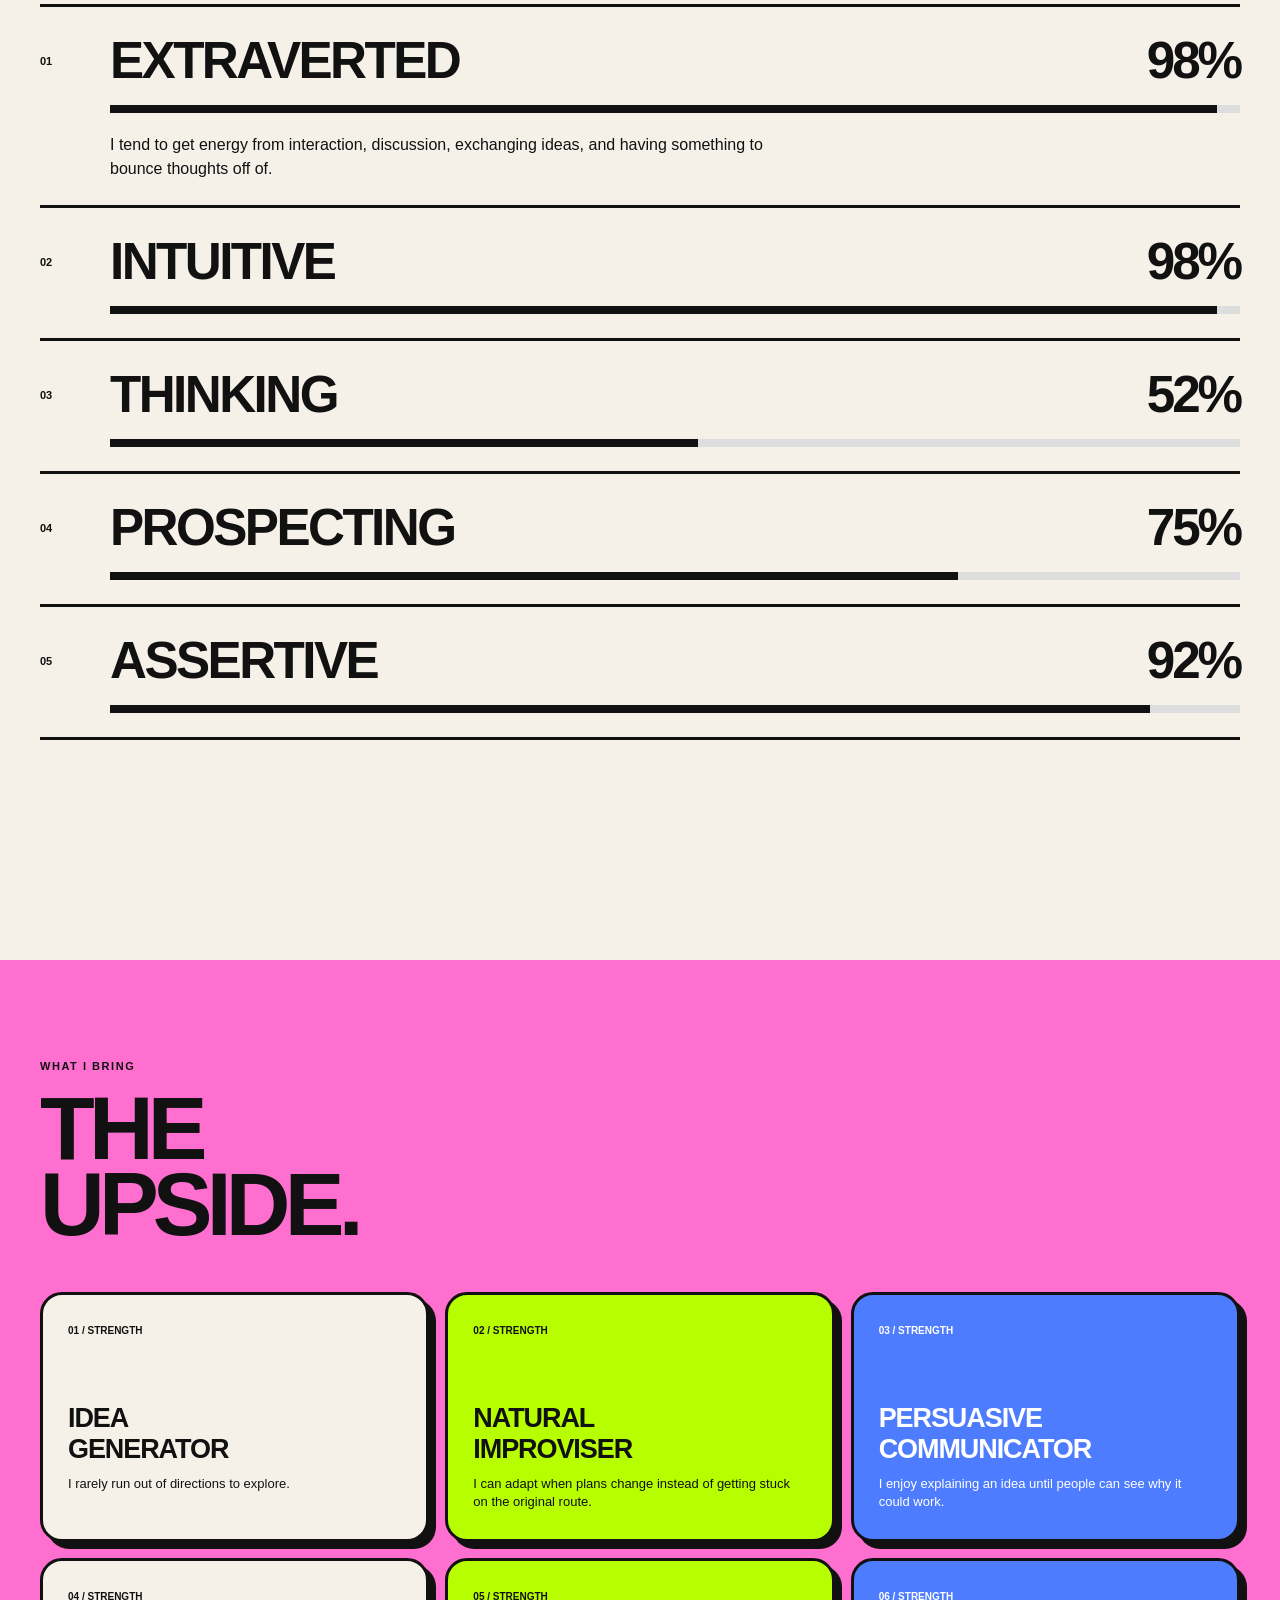
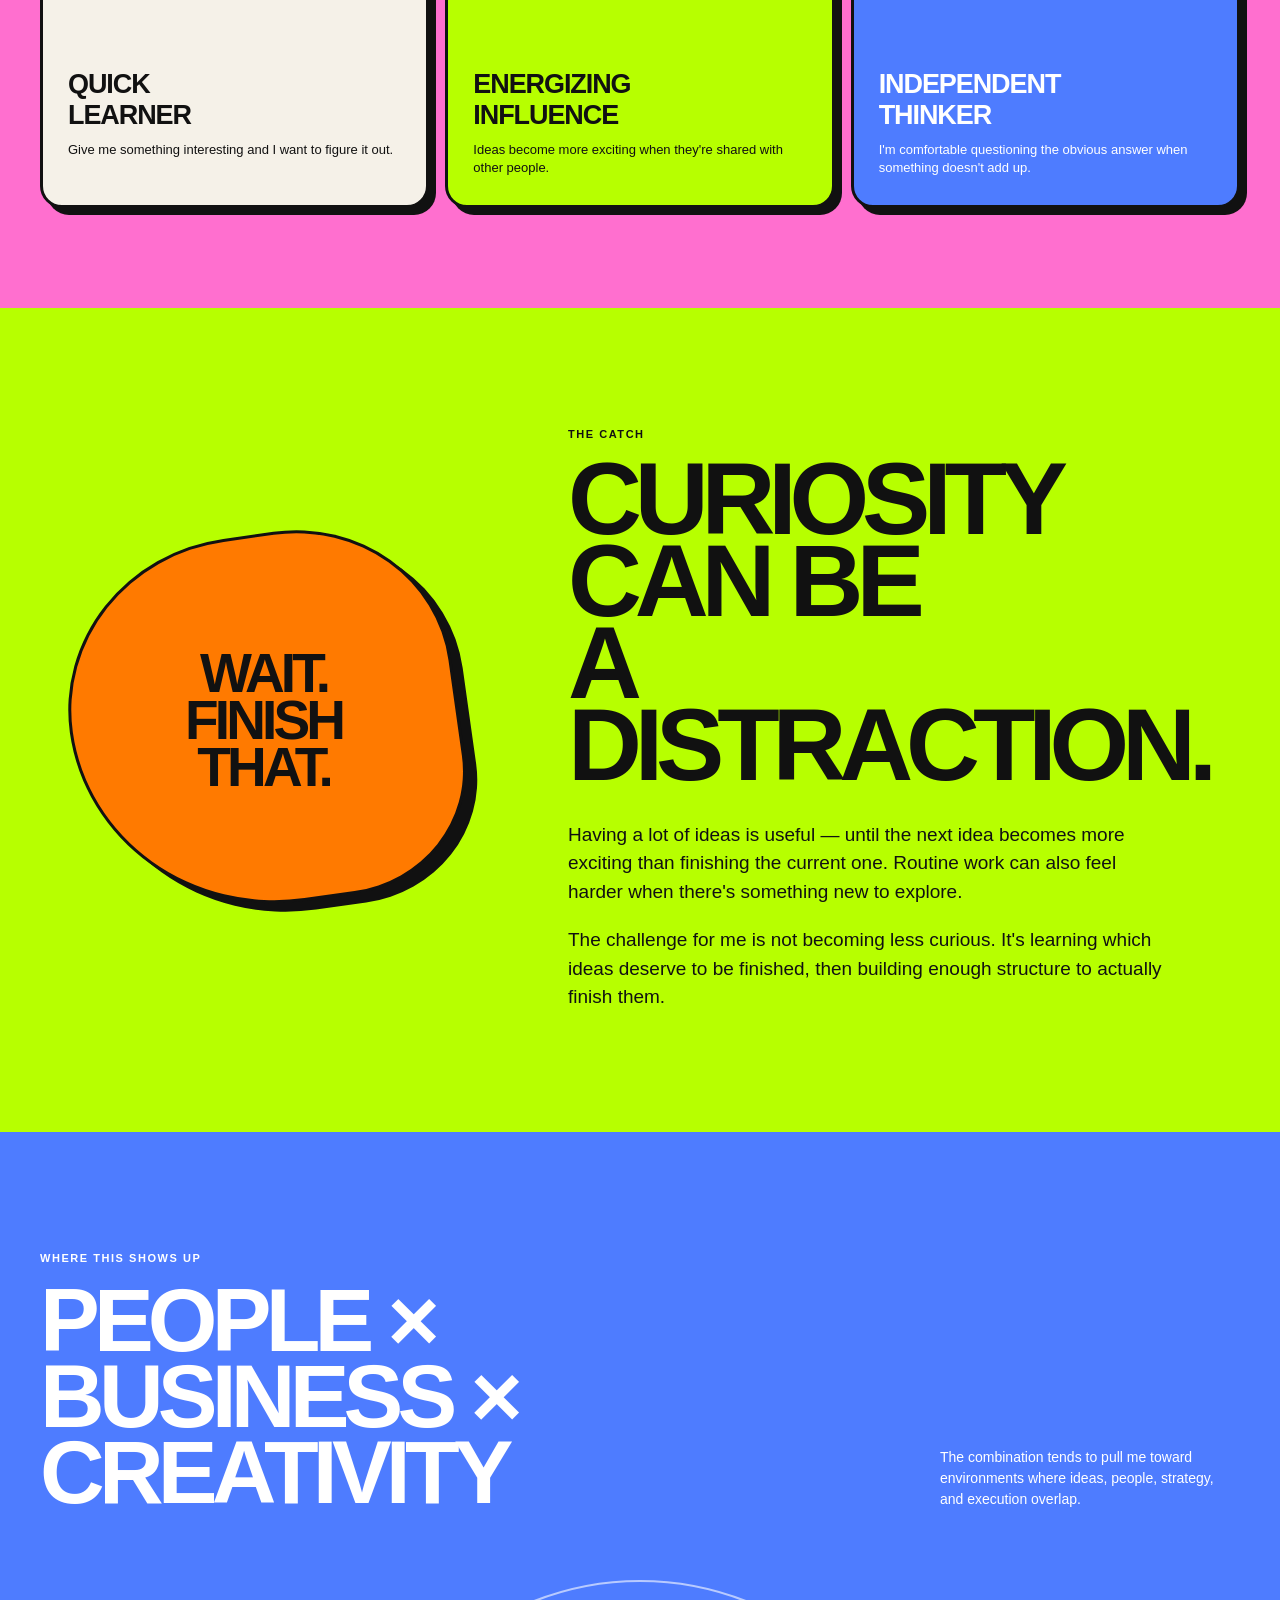
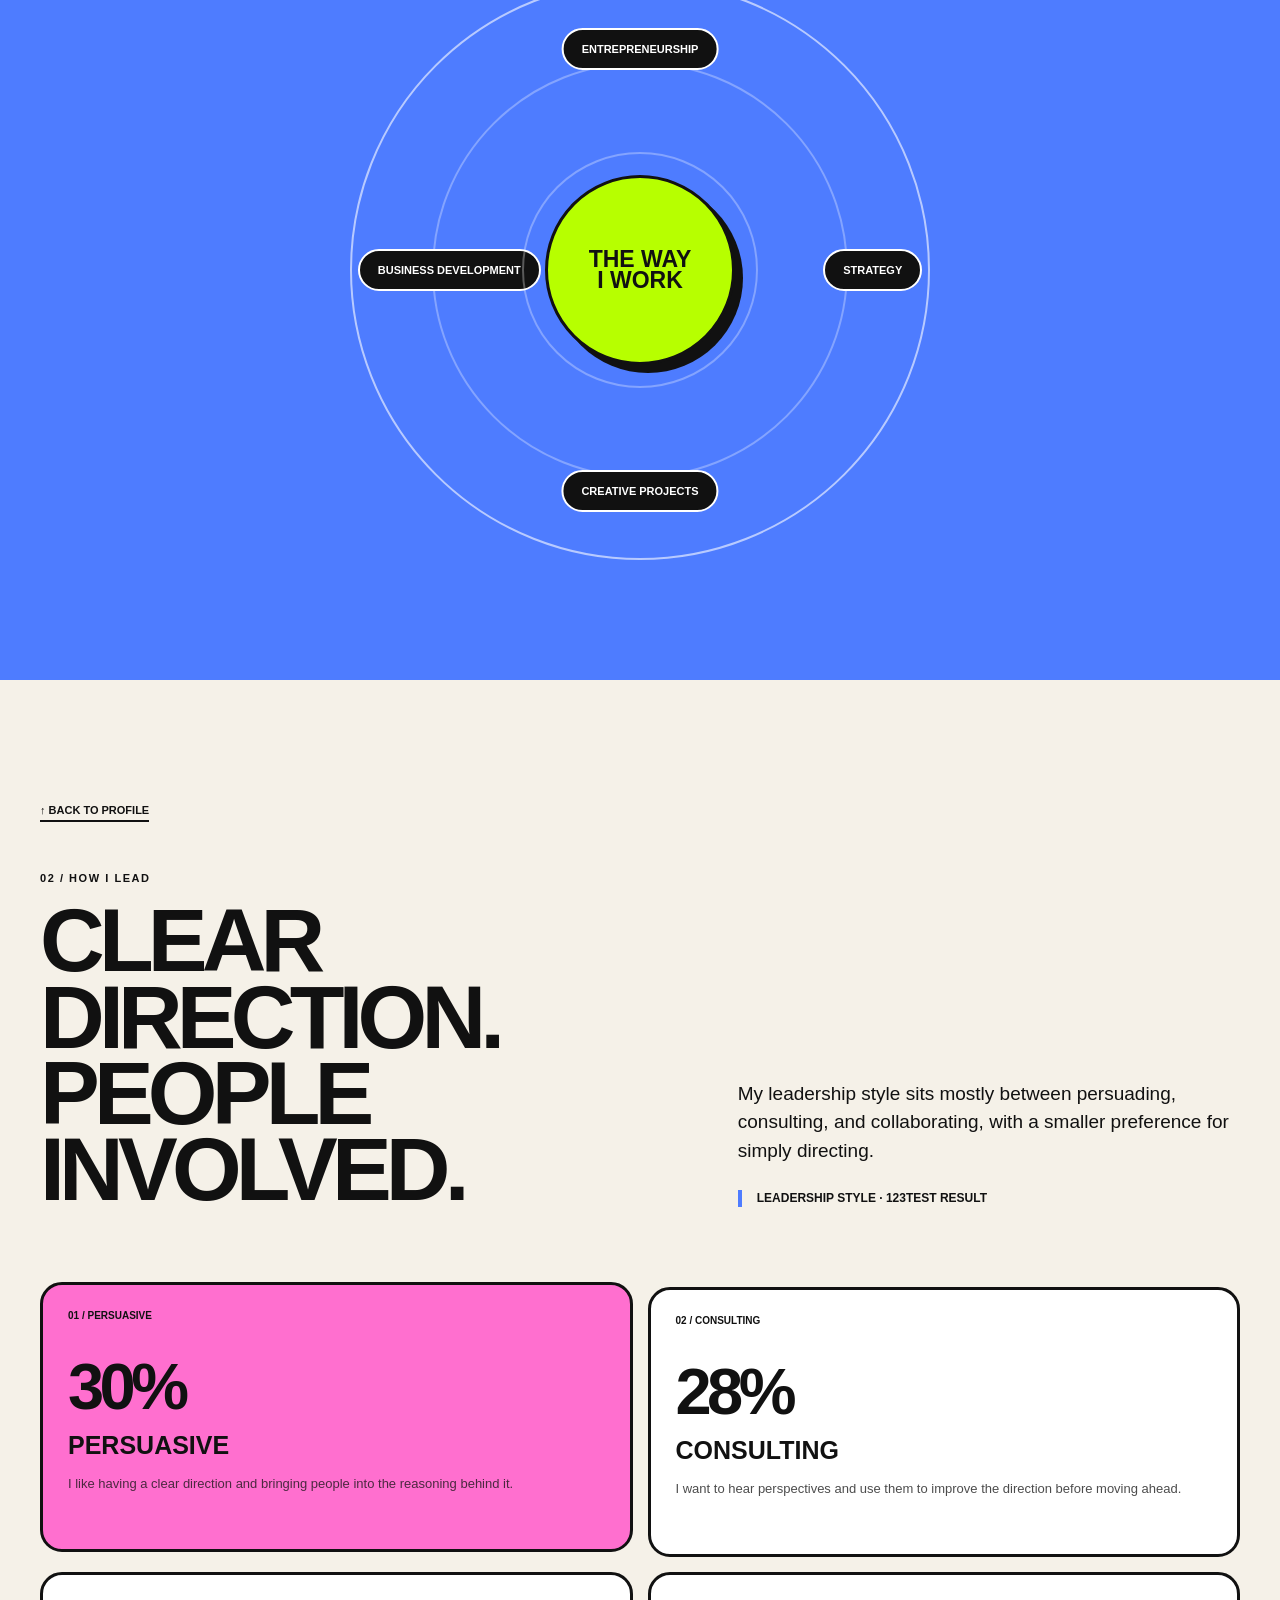
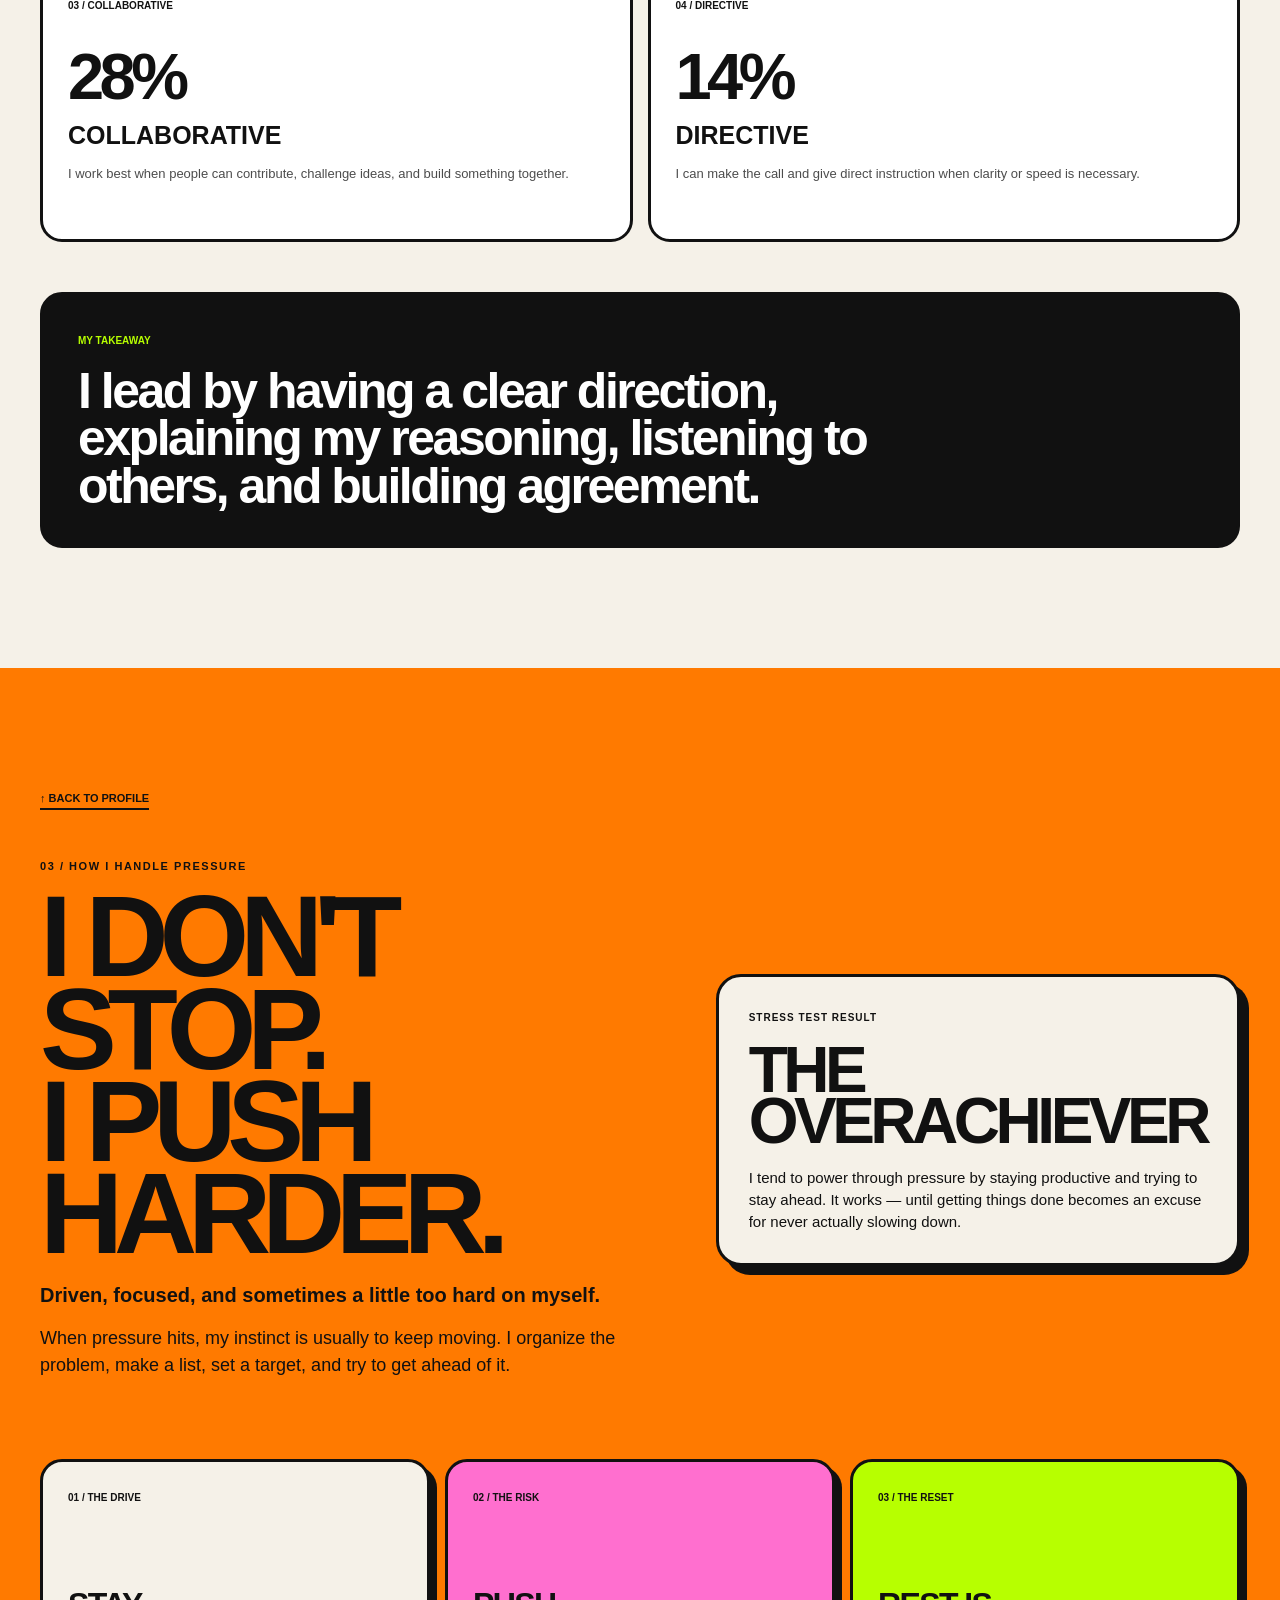
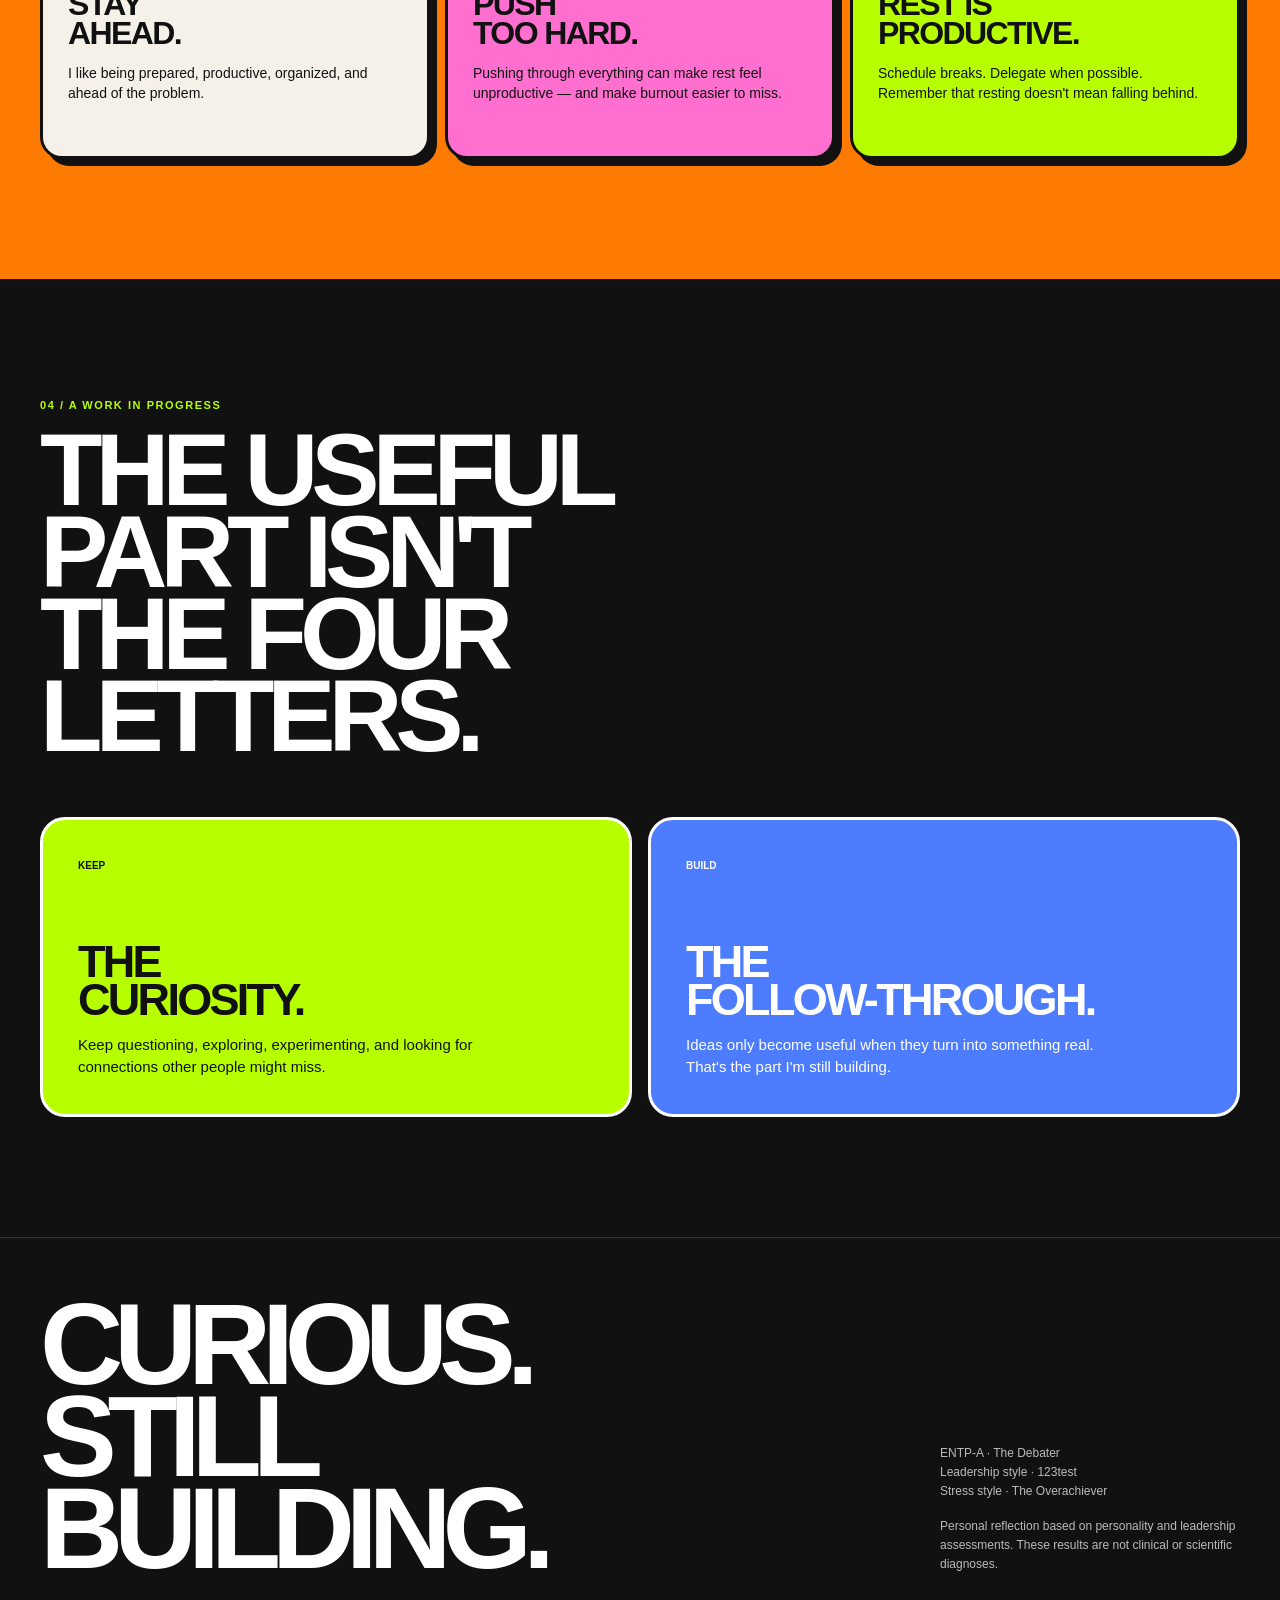
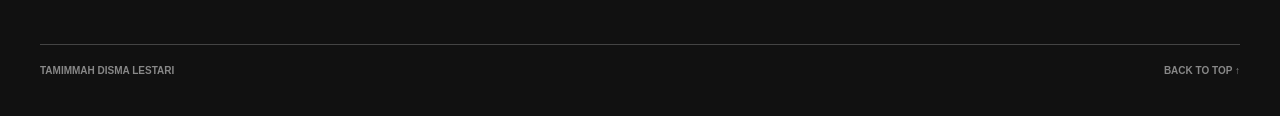
<file: personality.html>
<!DOCTYPE html>
<html lang="en">
<head>
  <meta charset="UTF-8" />
  <meta name="viewport" content="width=device-width, initial-scale=1.0" />

  <title>Personality — Tamimmah Disma Lestari</title>

  <style>
    /* =========================================================
       RESET
    ========================================================= */

    * {
      margin: 0;
      padding: 0;
      box-sizing: border-box;
    }

    html {
      scroll-behavior: smooth;
    }

    body {
      font-family: Arial, Helvetica, sans-serif;
      background: #f5f1e8;
      color: #111;
      overflow-x: hidden;
      cursor: none;
    }

    a {
      color: inherit;
      text-decoration: none;
    }

    button {
      font: inherit;
    }

    ::selection {
      background: #b7ff00;
      color: #111;
    }


    /* =========================================================
       CUSTOM CURSOR
    ========================================================= */

    .cursor {
      position: fixed;
      width: 16px;
      height: 16px;
      background: #111;
      border-radius: 50%;
      pointer-events: none;
      z-index: 9999;
      transform: translate(-50%, -50%);
      transition:
        width 0.2s ease,
        height 0.2s ease,
        background 0.2s ease;
      mix-blend-mode: multiply;
    }

    .cursor.active {
      width: 48px;
      height: 48px;
      background: #b7ff00;
    }


    /* =========================================================
       NAVIGATION
    ========================================================= */

    .nav {
      position: fixed;
      top: 20px;
      left: 50%;
      transform: translateX(-50%);
      width: calc(100% - 40px);
      max-width: 1200px;
      padding: 12px 16px;
      background: rgba(245, 241, 232, 0.9);
      backdrop-filter: blur(12px);
      border: 2px solid #111;
      border-radius: 999px;
      display: flex;
      align-items: center;
      justify-content: space-between;
      z-index: 1000;
      box-shadow: 4px 4px 0 #111;
    }

    .nav-brand {
      font-size: 13px;
      font-weight: 900;
      letter-spacing: -0.02em;
    }

    .nav-links {
      display: flex;
      gap: 24px;
      align-items: center;
    }

    .nav-links a {
      font-size: 11px;
      font-weight: 800;
      text-transform: uppercase;
      letter-spacing: 0.08em;
      transition: transform 0.2s ease;
    }

    .nav-links a:hover {
      transform: translateY(-2px);
    }

    .nav-back {
      font-size: 11px;
      font-weight: 900;
      text-transform: uppercase;
      padding: 7px 11px;
      background: #111;
      color: #fff;
      border-radius: 999px;
    }


    /* =========================================================
       GENERAL
    ========================================================= */

    .container {
      width: min(1200px, calc(100% - 40px));
      margin: 0 auto;
    }

    .section {
      padding: 120px 0;
      position: relative;
    }

    .eyebrow {
      font-size: 11px;
      font-weight: 900;
      letter-spacing: 0.14em;
      text-transform: uppercase;
      margin-bottom: 18px;
    }

    .big-title {
      font-size: clamp(60px, 11vw, 150px);
      line-height: 0.82;
      letter-spacing: -0.075em;
      font-weight: 900;
      text-transform: uppercase;
    }

    .section-title {
      font-size: clamp(48px, 7vw, 100px);
      line-height: 0.85;
      letter-spacing: -0.065em;
      font-weight: 900;
      text-transform: uppercase;
    }

    .body-copy {
      font-size: 18px;
      line-height: 1.5;
      max-width: 620px;
    }

    .reveal {
      opacity: 0;
      transform: translateY(35px);
      transition:
        opacity 0.7s ease,
        transform 0.7s ease;
    }

    .reveal.visible {
      opacity: 1;
      transform: translateY(0);
    }


    /* =========================================================
       HERO
    ========================================================= */

    .hero {
      min-height: 100vh;
      padding: 150px 0 70px;
      display: flex;
      align-items: center;
      position: relative;
      overflow: hidden;
    }

    .hero-grid {
      display: grid;
      grid-template-columns: 1.2fr 0.8fr;
      gap: 60px;
      align-items: center;
    }

    .hero-copy {
      position: relative;
      z-index: 2;
    }

    .hero-description {
      max-width: 570px;
      margin-top: 35px;
      font-size: 20px;
      line-height: 1.45;
    }

    .hero-note {
      display: inline-block;
      margin-top: 35px;
      padding: 10px 14px;
      border: 2px solid #111;
      border-radius: 999px;
      font-size: 11px;
      font-weight: 900;
      text-transform: uppercase;
      background: #ff6fcf;
      box-shadow: 4px 4px 0 #111;
    }

    .hero-art {
      min-height: 500px;
      position: relative;
      display: flex;
      align-items: center;
      justify-content: center;
    }

    .hero-orb {
      width: 330px;
      height: 330px;
      border-radius: 48% 52% 58% 42%;
      background: #b7ff00;
      border: 3px solid #111;
      box-shadow: 14px 14px 0 #111;
      position: relative;
      transition: transform 0.15s ease-out;
    }

    .hero-orb::before {
      content: "";
      position: absolute;
      width: 130px;
      height: 130px;
      background: #ff6fcf;
      border: 3px solid #111;
      border-radius: 50%;
      top: -35px;
      right: -30px;
    }

    .hero-orb::after {
      content: "ENTP-A";
      position: absolute;
      bottom: 45px;
      left: 45px;
      font-size: 42px;
      font-weight: 900;
      letter-spacing: -0.06em;
      transform: rotate(-8deg);
    }

    .hero-sticker {
      position: absolute;
      bottom: 20px;
      right: 30px;
      width: 125px;
      height: 125px;
      background: #4e7cff;
      color: white;
      border: 3px solid #111;
      border-radius: 50%;
      display: flex;
      align-items: center;
      justify-content: center;
      text-align: center;
      font-size: 12px;
      font-weight: 900;
      line-height: 1.1;
      transform: rotate(10deg);
      box-shadow: 7px 7px 0 #111;
    }


    /* =========================================================
       3-CHOICE MENU
    ========================================================= */

    .profile-menu {
      padding: 80px 0 130px;
      background: #111;
      color: #fff;
      position: relative;
    }

    .profile-menu .eyebrow {
      color: #b7ff00;
    }

    .menu-heading {
      display: flex;
      justify-content: space-between;
      align-items: end;
      gap: 30px;
      margin-bottom: 45px;
    }

    .menu-heading h2 {
      font-size: clamp(45px, 7vw, 90px);
      line-height: 0.85;
      letter-spacing: -0.07em;
      text-transform: uppercase;
    }

    .menu-heading p {
      max-width: 270px;
      font-size: 14px;
      line-height: 1.4;
      color: #ddd;
    }

    .menu-grid {
      display: grid;
      grid-template-columns: repeat(3, 1fr);
      gap: 18px;
    }

    .menu-card {
      min-height: 430px;
      padding: 30px;
      border: 3px solid #fff;
      border-radius: 28px;
      position: relative;
      display: flex;
      flex-direction: column;
      justify-content: space-between;
      color: #111;
      transition:
        transform 0.3s ease,
        box-shadow 0.3s ease;
      cursor: pointer;
    }

    .menu-card:hover {
      transform: translate(-6px, -8px);
      box-shadow: 10px 12px 0 #fff;
    }

    .menu-card:nth-child(1) {
      background: #b7ff00;
    }

    .menu-card:nth-child(2) {
      background: #ff6fcf;
    }

    .menu-card:nth-child(3) {
      background: #4e7cff;
      color: #fff;
    }

    .menu-number {
      font-size: 12px;
      font-weight: 900;
      letter-spacing: 0.1em;
    }

    .menu-arrow {
      position: absolute;
      top: 25px;
      right: 25px;
      font-size: 28px;
      font-weight: 900;
    }

    .menu-card h3 {
      font-size: clamp(42px, 5vw, 70px);
      line-height: 0.82;
      letter-spacing: -0.07em;
      text-transform: uppercase;
      max-width: 300px;
    }

    .menu-card-bottom {
      display: flex;
      flex-direction: column;
      gap: 7px;
    }

    .menu-card-bottom strong {
      font-size: 14px;
      text-transform: uppercase;
      letter-spacing: 0.05em;
    }

    .menu-card-bottom span {
      font-size: 12px;
      opacity: 0.75;
    }


    /* =========================================================
       CONTENT NAV / BACK
    ========================================================= */

    .section-anchor {
      scroll-margin-top: 100px;
    }

    .content-back {
      display: inline-flex;
      align-items: center;
      gap: 8px;
      font-size: 11px;
      font-weight: 900;
      text-transform: uppercase;
      margin-bottom: 50px;
      border-bottom: 2px solid currentColor;
      padding-bottom: 4px;
    }


    /* =========================================================
       PERSONALITY SECTION
    ========================================================= */

    #personality {
      background: #f5f1e8;
    }

    .personality-intro {
      display: grid;
      grid-template-columns: 1fr 0.75fr;
      gap: 80px;
      align-items: end;
      margin-bottom: 90px;
    }

    .personality-intro-text {
      font-size: 22px;
      line-height: 1.45;
      max-width: 570px;
    }

    .result-card {
      padding: 30px;
      background: #fff;
      border: 3px solid #111;
      border-radius: 25px;
      box-shadow: 8px 8px 0 #111;
      transform: rotate(2deg);
    }

    .result-card small {
      font-size: 10px;
      font-weight: 900;
      text-transform: uppercase;
      letter-spacing: 0.1em;
    }

    .result-card h3 {
      font-size: 55px;
      line-height: 0.9;
      letter-spacing: -0.07em;
      margin: 20px 0 10px;
    }

    .result-card p {
      font-size: 14px;
      line-height: 1.4;
    }


    /* =========================================================
       PERSONALITY — SHORT VERSION
    ========================================================= */

    .short-version {
      display: grid;
      grid-template-columns: 0.8fr 1.2fr;
      gap: 80px;
      padding: 90px 0;
      border-top: 3px solid #111;
    }

    .short-quote {
      font-size: clamp(42px, 5vw, 70px);
      font-weight: 900;
      line-height: 0.9;
      letter-spacing: -0.06em;
    }

    .short-content {
      font-size: 18px;
      line-height: 1.55;
      max-width: 650px;
    }

    .disclaimer {
      margin-top: 25px;
      padding: 15px;
      border-left: 4px solid #ff6fcf;
      font-size: 11px;
      line-height: 1.5;
      opacity: 0.7;
    }


    /* =========================================================
       TRAITS
    ========================================================= */

    .traits-section {
      padding: 100px 0;
    }

    .traits-heading {
      display: flex;
      justify-content: space-between;
      align-items: end;
      margin-bottom: 45px;
      gap: 30px;
    }

    .traits-heading p {
      max-width: 300px;
      font-size: 13px;
      line-height: 1.4;
    }

    .trait-list {
      border-top: 3px solid #111;
    }

    .trait {
      border-bottom: 3px solid #111;
      padding: 24px 0;
      cursor: pointer;
    }

    .trait-top {
      display: grid;
      grid-template-columns: 50px 1fr 130px;
      align-items: center;
      gap: 20px;
    }

    .trait-number {
      font-size: 11px;
      font-weight: 900;
    }

    .trait-name {
      font-size: clamp(28px, 4vw, 55px);
      font-weight: 900;
      letter-spacing: -0.05em;
      text-transform: uppercase;
    }

    .trait-score {
      font-size: clamp(30px, 4vw, 55px);
      font-weight: 900;
      letter-spacing: -0.06em;
      text-align: right;
    }

    .trait-bar {
      height: 8px;
      background: #ddd;
      margin: 15px 0 0 70px;
      overflow: hidden;
    }

    .trait-fill {
      height: 100%;
      width: 0;
      background: #111;
      transition: width 1s cubic-bezier(0.22, 1, 0.36, 1);
    }

    .trait-description {
      max-height: 0;
      overflow: hidden;
      margin-left: 70px;
      max-width: 700px;
      transition: max-height 0.4s ease, padding 0.4s ease;
      font-size: 16px;
      line-height: 1.5;
    }

    .trait.active .trait-description {
      max-height: 180px;
      padding-top: 20px;
    }


    /* =========================================================
       STRENGTHS
    ========================================================= */

    .strengths {
      background: #ff6fcf;
      padding: 100px 0;
    }

    .strengths-heading {
      margin-bottom: 50px;
    }

    .strength-grid {
      display: grid;
      grid-template-columns: repeat(3, 1fr);
      gap: 16px;
    }

    .strength-card {
      min-height: 250px;
      background: #f5f1e8;
      border: 3px solid #111;
      border-radius: 22px;
      padding: 25px;
      box-shadow: 7px 7px 0 #111;
      transition: transform 0.25s ease;
    }

    .strength-card:hover {
      transform: translateY(-8px) rotate(-1deg);
    }

    .strength-card:nth-child(2),
    .strength-card:nth-child(5) {
      background: #b7ff00;
    }

    .strength-card:nth-child(3),
    .strength-card:nth-child(6) {
      background: #4e7cff;
      color: #fff;
    }

    .strength-card span {
      font-size: 10px;
      font-weight: 900;
    }

    .strength-card h3 {
      margin-top: 65px;
      font-size: 27px;
      letter-spacing: -0.04em;
      text-transform: uppercase;
    }

    .strength-card p {
      margin-top: 10px;
      font-size: 13px;
      line-height: 1.4;
    }


    /* =========================================================
       THE CATCH
    ========================================================= */

    .catch-section {
      background: #b7ff00;
      padding: 120px 0;
      overflow: hidden;
    }

    .catch-grid {
      display: grid;
      grid-template-columns: 0.8fr 1.2fr;
      gap: 80px;
      align-items: center;
    }

    .catch-art {
      height: 430px;
      position: relative;
    }

    .catch-blob {
      position: absolute;
      inset: 30px;
      background: #ff7a00;
      border: 3px solid #111;
      border-radius: 53% 47% 38% 62%;
      transform: rotate(-8deg);
      box-shadow: 10px 10px 0 #111;
      display: flex;
      align-items: center;
      justify-content: center;
      text-align: center;
    }

    .catch-blob span {
      font-size: 55px;
      line-height: 0.85;
      letter-spacing: -0.07em;
      font-weight: 900;
      max-width: 300px;
      transform: rotate(8deg);
    }

    .catch-copy h2 {
      font-size: clamp(55px, 8vw, 110px);
      line-height: 0.8;
      letter-spacing: -0.07em;
      text-transform: uppercase;
      margin-bottom: 35px;
    }

    .catch-copy p {
      font-size: 19px;
      line-height: 1.5;
      max-width: 600px;
    }


    /* =========================================================
       WORK STYLE
    ========================================================= */

    .work-style {
      padding: 120px 0;
      background: #4e7cff;
      color: #fff;
      overflow: hidden;
    }

    .work-heading {
      display: flex;
      justify-content: space-between;
      align-items: end;
      margin-bottom: 70px;
      gap: 30px;
    }

    .work-heading p {
      max-width: 300px;
      font-size: 14px;
      line-height: 1.5;
    }

    .orbit {
      width: 580px;
      height: 580px;
      border: 2px solid rgba(255,255,255,0.6);
      border-radius: 50%;
      margin: 0 auto;
      position: relative;
    }

    .orbit::before,
    .orbit::after {
      content: "";
      position: absolute;
      border: 2px solid rgba(255,255,255,0.3);
      border-radius: 50%;
      inset: 80px;
    }

    .orbit::after {
      inset: 170px;
    }

    .orbit-center {
      position: absolute;
      width: 190px;
      height: 190px;
      border-radius: 50%;
      background: #b7ff00;
      color: #111;
      border: 3px solid #111;
      box-shadow: 8px 8px 0 #111;
      top: 50%;
      left: 50%;
      transform: translate(-50%, -50%);
      display: flex;
      align-items: center;
      justify-content: center;
      text-align: center;
      font-size: 23px;
      line-height: 0.95;
      font-weight: 900;
    }

    .orbit-item {
      position: absolute;
      padding: 13px 18px;
      border: 2px solid #fff;
      border-radius: 999px;
      background: #111;
      font-size: 11px;
      font-weight: 900;
      text-transform: uppercase;
    }

    .orbit-item:nth-child(2) {
      top: 8%;
      left: 50%;
      transform: translateX(-50%);
    }

    .orbit-item:nth-child(3) {
      right: 1%;
      top: 50%;
      transform: translateY(-50%);
    }

    .orbit-item:nth-child(4) {
      bottom: 8%;
      left: 50%;
      transform: translateX(-50%);
    }

    .orbit-item:nth-child(5) {
      left: 1%;
      top: 50%;
      transform: translateY(-50%);
    }


    /* =========================================================
       LEADERSHIP
    ========================================================= */

    .leadership {
      background: #f5f1e8;
      padding: 120px 0;
    }

    .leadership-intro {
      display: grid;
      grid-template-columns: 1fr 0.8fr;
      gap: 70px;
      align-items: end;
      margin-bottom: 80px;
    }

    .leadership-description {
      font-size: 19px;
      line-height: 1.5;
      max-width: 600px;
    }

    .leadership-label {
      font-size: 12px;
      font-weight: 900;
      text-transform: uppercase;
      line-height: 1.4;
      border-left: 4px solid #4e7cff;
      padding-left: 15px;
    }

    .leadership-board {
      display: grid;
      grid-template-columns: 1fr 1fr;
      gap: 15px;
    }

    .leadership-option {
      min-height: 270px;
      border: 3px solid #111;
      border-radius: 22px;
      padding: 25px;
      background: #fff;
      cursor: pointer;
      transition:
        transform 0.25s ease,
        background 0.25s ease,
        color 0.25s ease;
    }

    .leadership-option:hover {
      transform: translateY(-5px);
    }

    .leadership-option.active {
      background: #111;
      color: #fff;
      transform: translateY(-5px);
    }

    .leadership-option:nth-child(1).active {
      background: #ff6fcf;
      color: #111;
    }

    .leadership-option:nth-child(2).active {
      background: #b7ff00;
      color: #111;
    }

    .leadership-option:nth-child(3).active {
      background: #4e7cff;
      color: #fff;
    }

    .leadership-option:nth-child(4).active {
      background: #ff7a00;
      color: #111;
    }

    .leadership-number {
      font-size: 10px;
      font-weight: 900;
    }

    .leadership-percent {
      font-size: 65px;
      line-height: 0.8;
      letter-spacing: -0.07em;
      font-weight: 900;
      margin-top: 40px;
    }

    .leadership-option h3 {
      margin-top: 18px;
      font-size: 25px;
      text-transform: uppercase;
    }

    .leadership-detail {
      margin-top: 15px;
      font-size: 13px;
      line-height: 1.4;
      opacity: 0.75;
    }

    .leadership-takeaway {
      margin-top: 50px;
      padding: 35px;
      background: #111;
      color: #fff;
      border-radius: 22px;
      border: 3px solid #111;
    }

    .leadership-takeaway small {
      color: #b7ff00;
      font-size: 10px;
      font-weight: 900;
      text-transform: uppercase;
    }

    .leadership-takeaway p {
      font-size: clamp(28px, 4vw, 50px);
      line-height: 0.95;
      letter-spacing: -0.05em;
      font-weight: 900;
      max-width: 850px;
      margin-top: 20px;
    }


    /* =========================================================
       STRESS
    ========================================================= */

    .stress {
      background: #ff7a00;
      padding: 120px 0;
      overflow: hidden;
    }

    .stress-intro {
      display: grid;
      grid-template-columns: 1.1fr 0.9fr;
      gap: 80px;
      align-items: center;
      margin-bottom: 80px;
    }

    .stress-title {
      font-size: clamp(60px, 9vw, 120px);
      line-height: 0.8;
      letter-spacing: -0.08em;
      font-weight: 900;
      text-transform: uppercase;
    }

    .stress-result {
      background: #f5f1e8;
      border: 3px solid #111;
      border-radius: 25px;
      padding: 30px;
      box-shadow: 9px 9px 0 #111;
      transform: rotate(-2deg);
    }

    .stress-result small {
      font-size: 10px;
      font-weight: 900;
      text-transform: uppercase;
      letter-spacing: 0.1em;
    }

    .stress-result h3 {
      font-size: clamp(45px, 5vw, 70px);
      line-height: 0.8;
      letter-spacing: -0.07em;
      text-transform: uppercase;
      margin: 20px 0;
    }

    .stress-result p {
      font-size: 15px;
      line-height: 1.45;
    }

    .stress-subtitle {
      font-size: 20px;
      font-weight: 900;
      margin-top: 25px;
      max-width: 600px;
    }

    .stress-copy {
      font-size: 18px;
      line-height: 1.5;
      max-width: 620px;
      margin-top: 18px;
    }

    .stress-grid {
      display: grid;
      grid-template-columns: repeat(3, 1fr);
      gap: 15px;
    }

    .stress-card {
      min-height: 300px;
      background: #f5f1e8;
      border: 3px solid #111;
      border-radius: 22px;
      padding: 25px;
      box-shadow: 7px 7px 0 #111;
      transition: transform 0.25s ease;
    }

    .stress-card:hover {
      transform: translateY(-7px) rotate(1deg);
    }

    .stress-card:nth-child(2) {
      background: #ff6fcf;
    }

    .stress-card:nth-child(3) {
      background: #b7ff00;
    }

    .stress-card span {
      font-size: 10px;
      font-weight: 900;
    }

    .stress-card h3 {
      font-size: 32px;
      line-height: 0.9;
      letter-spacing: -0.05em;
      text-transform: uppercase;
      margin-top: 85px;
    }

    .stress-card p {
      margin-top: 15px;
      font-size: 14px;
      line-height: 1.45;
    }


    /* =========================================================
       FINAL REFLECTION
    ========================================================= */

    .reflection {
      background: #111;
      color: #fff;
      padding: 120px 0;
    }

    .reflection-heading {
      margin-bottom: 60px;
    }

    .reflection-heading .eyebrow {
      color: #b7ff00;
    }

    .reflection-heading h2 {
      font-size: clamp(55px, 8vw, 110px);
      line-height: 0.8;
      letter-spacing: -0.07em;
      text-transform: uppercase;
    }

    .reflection-grid {
      display: grid;
      grid-template-columns: 1fr 1fr;
      gap: 16px;
    }

    .reflection-card {
      padding: 35px;
      min-height: 300px;
      border: 3px solid #fff;
      border-radius: 25px;
    }

    .reflection-card:first-child {
      background: #b7ff00;
      color: #111;
    }

    .reflection-card:last-child {
      background: #4e7cff;
    }

    .reflection-card span {
      font-size: 10px;
      font-weight: 900;
    }

    .reflection-card h3 {
      font-size: 45px;
      line-height: 0.85;
      letter-spacing: -0.06em;
      text-transform: uppercase;
      margin-top: 70px;
    }

    .reflection-card p {
      font-size: 15px;
      line-height: 1.45;
      margin-top: 15px;
      max-width: 450px;
    }


    /* =========================================================
       FOOTER
    ========================================================= */

    footer {
      background: #111;
      color: #fff;
      border-top: 1px solid #333;
      padding: 60px 0 40px;
    }

    .footer-top {
      display: flex;
      justify-content: space-between;
      gap: 30px;
      align-items: end;
    }

    .footer-title {
      font-size: clamp(50px, 9vw, 120px);
      line-height: 0.8;
      letter-spacing: -0.08em;
      font-weight: 900;
      text-transform: uppercase;
    }

    .footer-info {
      max-width: 300px;
      font-size: 12px;
      line-height: 1.6;
      color: #bbb;
    }

    .footer-bottom {
      margin-top: 70px;
      padding-top: 20px;
      border-top: 1px solid #444;
      display: flex;
      justify-content: space-between;
      font-size: 10px;
      text-transform: uppercase;
      font-weight: 900;
      color: #888;
    }


    /* =========================================================
       RESPONSIVE
    ========================================================= */

    @media (max-width: 850px) {

      body {
        cursor: auto;
      }

      .cursor {
        display: none;
      }

      .nav {
        width: calc(100% - 24px);
        top: 12px;
      }

      .nav-links {
        display: none;
      }

      .nav-back {
        display: block;
      }

      .container {
        width: calc(100% - 28px);
      }

      .section {
        padding: 80px 0;
      }

      .hero {
        min-height: auto;
        padding: 130px 0 70px;
      }

      .hero-grid,
      .personality-intro,
      .short-version,
      .catch-grid,
      .leadership-intro,
      .stress-intro {
        grid-template-columns: 1fr;
        gap: 45px;
      }

      .hero-art {
        min-height: 380px;
      }

      .hero-orb {
        width: 260px;
        height: 260px;
      }

      .hero-orb::after {
        font-size: 34px;
      }

      .menu-heading,
      .traits-heading,
      .work-heading,
      .footer-top {
        flex-direction: column;
        align-items: flex-start;
      }

      .menu-grid,
      .strength-grid,
      .stress-grid {
        grid-template-columns: 1fr;
      }

      .menu-card {
        min-height: 350px;
      }

      .leadership-board,
      .reflection-grid {
        grid-template-columns: 1fr;
      }

      .trait-top {
        grid-template-columns: 35px 1fr 90px;
      }

      .trait-bar,
      .trait-description {
        margin-left: 50px;
      }

      .orbit {
        width: 330px;
        height: 330px;
      }

      .orbit-center {
        width: 120px;
        height: 120px;
        font-size: 16px;
      }

      .orbit-item {
        font-size: 8px;
        padding: 9px 12px;
      }

      .catch-art {
        height: 330px;
      }

      .catch-blob {
        inset: 20px;
      }

      .catch-blob span {
        font-size: 40px;
      }

      .reflection-card {
        min-height: 250px;
      }

      .reflection-card h3 {
        margin-top: 50px;
      }

      .footer-bottom {
        flex-direction: column;
        gap: 10px;
      }
    }


    @media (max-width: 500px) {

      .hero-description {
        font-size: 17px;
      }

      .hero-art {
        min-height: 300px;
      }

      .hero-orb {
        width: 210px;
        height: 210px;
      }

      .hero-orb::before {
        width: 90px;
        height: 90px;
      }

      .hero-orb::after {
        font-size: 27px;
        bottom: 30px;
        left: 30px;
      }

      .hero-sticker {
        width: 95px;
        height: 95px;
        font-size: 9px;
        right: 5px;
      }

      .menu-card {
        min-height: 300px;
        padding: 22px;
      }

      .menu-card h3 {
        font-size: 48px;
      }

      .trait-top {
        grid-template-columns: 30px 1fr 70px;
        gap: 10px;
      }

      .trait-score {
        font-size: 28px;
      }

      .trait-bar,
      .trait-description {
        margin-left: 40px;
      }

      .orbit {
        width: 290px;
        height: 290px;
      }

      .orbit-center {
        width: 105px;
        height: 105px;
      }

      .orbit-item:nth-child(3) {
        right: -5px;
      }

      .orbit-item:nth-child(5) {
        left: -5px;
      }
    }
  </style>
</head>


<body>

  <!-- =======================================================
       CURSOR
  ======================================================== -->

  <div class="cursor"></div>


  <!-- =======================================================
       NAVIGATION
  ======================================================== -->

  <nav class="nav">

    <a href="index.html" class="nav-brand">
      TAMIMMAH ↗
    </a>

    <div class="nav-links">
      <a href="#profile-menu">Explore</a>
      <a href="#personality">Personality</a>
      <a href="#leadership">Leadership</a>
      <a href="#stress">Stress</a>
    </div>

    <a href="index.html" class="nav-back">
      Portfolio ↗
    </a>

  </nav>


  <!-- =======================================================
       HERO
  ======================================================== -->

  <header class="hero">

    <div class="container">

      <div class="hero-grid">

        <div class="hero-copy reveal">

          <div class="eyebrow">
            09 / Personality · A little self-analysis
          </div>

          <h1 class="big-title">
            HOW<br>
            I THINK.
          </h1>

          <p class="hero-description">
            Curious enough to question the obvious.
            Bold enough to try something different.
            Still learning how to turn all those ideas
            into things that actually exist.
          </p>

          <div class="hero-note">
            MBTI result · 26 September 2026
          </div>

        </div>


        <div class="hero-art reveal">

          <div class="hero-orb"></div>

          <div class="hero-sticker">
            THE<br>
            DEBATER<br>
            ↗
          </div>

        </div>

      </div>

    </div>

  </header>


  <!-- =======================================================
       3-CHOICE PROFILE MENU
  ======================================================== -->

  <section class="profile-menu" id="profile-menu">

    <div class="container">

      <div class="menu-heading reveal">

        <div>
          <div class="eyebrow">
            Explore the profile
          </div>

          <h2>
            THREE<br>
            WAYS IN.
          </h2>
        </div>

        <p>
          Not everything about how I work fits
          into one personality test. So here's
          the short tour.
        </p>

      </div>


      <div class="menu-grid">


        <!-- PERSONALITY -->

        <a href="#personality" class="menu-card reveal">

          <span class="menu-number">
            01 / PERSONALITY
          </span>

          <span class="menu-arrow">
            ↘
          </span>

          <h3>
            HOW<br>
            I THINK.
          </h3>

          <div class="menu-card-bottom">
            <strong>
              ENTP-A
            </strong>

            <span>
              The Debater · MBTI
            </span>
          </div>

        </a>


        <!-- LEADERSHIP -->

        <a href="#leadership" class="menu-card reveal">

          <span class="menu-number">
            02 / LEADERSHIP
          </span>

          <span class="menu-arrow">
            ↘
          </span>

          <h3>
            HOW<br>
            I LEAD.
          </h3>

          <div class="menu-card-bottom">
            <strong>
              PERSUASIVE
            </strong>

            <span>
              Consulting · Collaborative · Directive
            </span>
          </div>

        </a>


        <!-- STRESS -->

        <a href="#stress" class="menu-card reveal">

          <span class="menu-number">
            03 / STRESS
          </span>

          <span class="menu-arrow">
            ↘
          </span>

          <h3>
            HOW I<br>
            HANDLE<br>
            PRESSURE.
          </h3>

          <div class="menu-card-bottom">
            <strong>
              THE OVERACHIEVER
            </strong>

            <span>
              Driven · Focused · Hard on myself
            </span>
          </div>

        </a>

      </div>

    </div>

  </section>


  <!-- =======================================================
       PERSONALITY
  ======================================================== -->

  <section class="section section-anchor" id="personality">

    <div class="container">

      <a href="#profile-menu" class="content-back">
        ↑ Back to profile
      </a>


      <div class="personality-intro">

        <div class="reveal">

          <div class="eyebrow">
            01 / Personality
          </div>

          <h2 class="section-title">
            THE<br>
            SHORT<br>
            VERSION.
          </h2>

          <p class="personality-intro-text" style="margin-top:35px;">
            ENTP-A · The Debater is less of a box
            and more of a useful mirror for me:
            exploring possibilities, challenging
            assumptions, connecting ideas, and
            learning by trying.
          </p>

        </div>


        <div class="result-card reveal">

          <small>
            MBTI result
          </small>

          <h3>
            ENTP-A
          </h3>

          <p>
            The Debater
          </p>

          <p style="margin-top:15px; opacity:.6;">
            Result recorded 26 September 2026
          </p>

        </div>

      </div>


      <!-- SHORT VERSION -->

      <div class="short-version reveal">

        <div class="short-quote">
          I DON'T REALLY
          LIKE LEAVING
          A “WHY?”
          UNANSWERED.
        </div>

        <div class="short-content">

          <p>
            I naturally want to understand how things
            work, why people do what they do, and whether
            there's another way of approaching a problem.
          </p>

          <br>

          <p>
            That curiosity tends to show up in how I work:
            I explore possibilities, question assumptions,
            connect seemingly unrelated ideas, and learn
            fastest when I can actually try something.
          </p>

          <div class="disclaimer">
            Personal interpretation based on an MBTI
            personality result. This is a reflection tool,
            not a clinical or scientific assessment of
            personality.
          </div>

        </div>

      </div>


      <!-- TRAITS -->

      <div class="traits-section">

        <div class="traits-heading reveal">

          <div>
            <div class="eyebrow">
              The numbers
            </div>

            <h2 class="section-title">
              WHAT<br>
              SHOWED UP.
            </h2>
          </div>

          <p>
            Click a trait to see how I interpret
            it beyond the percentage.
          </p>

        </div>


        <div class="trait-list">


          <div class="trait active reveal" data-trait="extraverted">

            <div class="trait-top">
              <span class="trait-number">01</span>

              <span class="trait-name">
                Extraverted
              </span>

              <span class="trait-score">
                98%
              </span>
            </div>

            <div class="trait-bar">
              <div class="trait-fill" data-width="98%"></div>
            </div>

            <div class="trait-description">
              I tend to get energy from interaction,
              discussion, exchanging ideas, and having
              something to bounce thoughts off of.
            </div>

          </div>


          <div class="trait reveal" data-trait="intuitive">

            <div class="trait-top">
              <span class="trait-number">02</span>

              <span class="trait-name">
                Intuitive
              </span>

              <span class="trait-score">
                98%
              </span>
            </div>

            <div class="trait-bar">
              <div class="trait-fill" data-width="98%"></div>
            </div>

            <div class="trait-description">
              I naturally look for patterns, possibilities,
              connections, and the bigger picture rather
              than focusing only on what already exists.
            </div>

          </div>


          <div class="trait reveal" data-trait="thinking">

            <div class="trait-top">
              <span class="trait-number">03</span>

              <span class="trait-name">
                Thinking
              </span>

              <span class="trait-score">
                52%
              </span>
            </div>

            <div class="trait-bar">
              <div class="trait-fill" data-width="52%"></div>
            </div>

            <div class="trait-description">
              I usually want to understand the logic behind
              a decision and work through the reasoning before
              settling on an answer.
            </div>

          </div>


          <div class="trait reveal" data-trait="prospecting">

            <div class="trait-top">
              <span class="trait-number">04</span>

              <span class="trait-name">
                Prospecting
              </span>

              <span class="trait-score">
                75%
              </span>
            </div>

            <div class="trait-bar">
              <div class="trait-fill" data-width="75%"></div>
            </div>

            <div class="trait-description">
              I like flexibility, room to adapt, and the
              freedom to change direction when a better
              idea or opportunity appears.
            </div>

          </div>


          <div class="trait reveal" data-trait="assertive">

            <div class="trait-top">
              <span class="trait-number">05</span>

              <span class="trait-name">
                Assertive
              </span>

              <span class="trait-score">
                92%
              </span>
            </div>

            <div class="trait-bar">
              <div class="trait-fill" data-width="92%"></div>
            </div>

            <div class="trait-description">
              I tend to trust myself, stay relatively
              steady under pressure, and move forward
              without overthinking every decision.
            </div>

          </div>

        </div>

      </div>

    </div>

  </section>


  <!-- =======================================================
       STRENGTHS
  ======================================================== -->

  <section class="strengths">

    <div class="container">

      <div class="strengths-heading reveal">

        <div class="eyebrow">
          What I bring
        </div>

        <h2 class="section-title">
          THE<br>
          UPSIDE.
        </h2>

      </div>


      <div class="strength-grid">


        <div class="strength-card reveal">

          <span>01 / STRENGTH</span>

          <h3>
            Idea<br>
            Generator
          </h3>

          <p>
            I rarely run out of directions to explore.
          </p>

        </div>


        <div class="strength-card reveal">

          <span>02 / STRENGTH</span>

          <h3>
            Natural<br>
            Improviser
          </h3>

          <p>
            I can adapt when plans change instead of
            getting stuck on the original route.
          </p>

        </div>


        <div class="strength-card reveal">

          <span>03 / STRENGTH</span>

          <h3>
            Persuasive<br>
            Communicator
          </h3>

          <p>
            I enjoy explaining an idea until people can
            see why it could work.
          </p>

        </div>


        <div class="strength-card reveal">

          <span>04 / STRENGTH</span>

          <h3>
            Quick<br>
            Learner
          </h3>

          <p>
            Give me something interesting and I want to
            figure it out.
          </p>

        </div>


        <div class="strength-card reveal">

          <span>05 / STRENGTH</span>

          <h3>
            Energizing<br>
            Influence
          </h3>

          <p>
            Ideas become more exciting when they're
            shared with other people.
          </p>

        </div>


        <div class="strength-card reveal">

          <span>06 / STRENGTH</span>

          <h3>
            Independent<br>
            Thinker
          </h3>

          <p>
            I'm comfortable questioning the obvious
            answer when something doesn't add up.
          </p>

        </div>

      </div>

    </div>

  </section>


  <!-- =======================================================
       THE CATCH
  ======================================================== -->

  <section class="catch-section">

    <div class="container">

      <div class="catch-grid">

        <div class="catch-art reveal">

          <div class="catch-blob">

            <span>
              WAIT.<br>
              FINISH<br>
              THAT.
            </span>

          </div>

        </div>


        <div class="catch-copy reveal">

          <div class="eyebrow">
            The catch
          </div>

          <h2>
            CURIOSITY<br>
            CAN BE<br>
            A DISTRACTION.
          </h2>

          <p>
            Having a lot of ideas is useful — until the
            next idea becomes more exciting than finishing
            the current one. Routine work can also feel
            harder when there's something new to explore.
          </p>

          <p style="margin-top:20px;">
            The challenge for me is not becoming less
            curious. It's learning which ideas deserve
            to be finished, then building enough structure
            to actually finish them.
          </p>

        </div>

      </div>

    </div>

  </section>


  <!-- =======================================================
       WORK STYLE
  ======================================================== -->

  <section class="work-style">

    <div class="container">

      <div class="work-heading reveal">

        <div>

          <div class="eyebrow">
            Where this shows up
          </div>

          <h2 class="section-title">
            PEOPLE ×<br>
            BUSINESS ×<br>
            CREATIVITY
          </h2>

        </div>

        <p>
          The combination tends to pull me toward
          environments where ideas, people, strategy,
          and execution overlap.
        </p>

      </div>


      <div class="orbit reveal">

        <div class="orbit-center">
          THE WAY<br>
          I WORK
        </div>

        <div class="orbit-item">
          Entrepreneurship
        </div>

        <div class="orbit-item">
          Strategy
        </div>

        <div class="orbit-item">
          Creative Projects
        </div>

        <div class="orbit-item">
          Business Development
        </div>

      </div>

    </div>

  </section>


  <!-- =======================================================
       LEADERSHIP
  ======================================================== -->

  <section class="leadership section-anchor" id="leadership">

    <div class="container">

      <a href="#profile-menu" class="content-back reveal">
        ↑ Back to profile
      </a>


      <div class="leadership-intro">

        <div class="reveal">

          <div class="eyebrow">
            02 / How I lead
          </div>

          <h2 class="section-title">
            CLEAR<br>
            DIRECTION.<br>
            PEOPLE<br>
            INVOLVED.
          </h2>

        </div>


        <div class="reveal">

          <p class="leadership-description">
            My leadership style sits mostly between
            persuading, consulting, and collaborating,
            with a smaller preference for simply directing.
          </p>

          <p class="leadership-label" style="margin-top:25px;">
            Leadership style · 123test result
          </p>

        </div>

      </div>


      <div class="leadership-board">


        <div class="leadership-option active reveal">

          <div class="leadership-number">
            01 / PERSUASIVE
          </div>

          <div class="leadership-percent">
            30%
          </div>

          <h3>
            Persuasive
          </h3>

          <p class="leadership-detail">
            I like having a clear direction and bringing
            people into the reasoning behind it.
          </p>

        </div>


        <div class="leadership-option reveal">

          <div class="leadership-number">
            02 / CONSULTING
          </div>

          <div class="leadership-percent">
            28%
          </div>

          <h3>
            Consulting
          </h3>

          <p class="leadership-detail">
            I want to hear perspectives and use them
            to improve the direction before moving ahead.
          </p>

        </div>


        <div class="leadership-option reveal">

          <div class="leadership-number">
            03 / COLLABORATIVE
          </div>

          <div class="leadership-percent">
            28%
          </div>

          <h3>
            Collaborative
          </h3>

          <p class="leadership-detail">
            I work best when people can contribute,
            challenge ideas, and build something together.
          </p>

        </div>


        <div class="leadership-option reveal">

          <div class="leadership-number">
            04 / DIRECTIVE
          </div>

          <div class="leadership-percent">
            14%
          </div>

          <h3>
            Directive
          </h3>

          <p class="leadership-detail">
            I can make the call and give direct instruction
            when clarity or speed is necessary.
          </p>

        </div>

      </div>


      <div class="leadership-takeaway reveal">

        <small>
          My takeaway
        </small>

        <p>
          I lead by having a clear direction,
          explaining my reasoning, listening to others,
          and building agreement.
        </p>

      </div>

    </div>

  </section>


  <!-- =======================================================
       STRESS
  ======================================================== -->

  <section class="stress section-anchor" id="stress">

    <div class="container">

      <a href="#profile-menu" class="content-back reveal">
        ↑ Back to profile
      </a>


      <div class="stress-intro">

        <div class="reveal">

          <div class="eyebrow">
            03 / How I handle pressure
          </div>

          <h2 class="stress-title">
            I DON'T<br>
            STOP.<br>
            I PUSH<br>
            HARDER.
          </h2>

          <p class="stress-subtitle">
            Driven, focused, and sometimes a little
            too hard on myself.
          </p>

          <p class="stress-copy">
            When pressure hits, my instinct is usually
            to keep moving. I organize the problem, make
            a list, set a target, and try to get ahead of it.
          </p>

        </div>


        <div class="stress-result reveal">

          <small>
            Stress test result
          </small>

          <h3>
            THE<br>
            OVERACHIEVER
          </h3>

          <p>
            I tend to power through pressure by staying
            productive and trying to stay ahead.
            It works — until getting things done becomes
            an excuse for never actually slowing down.
          </p>

        </div>

      </div>


      <div class="stress-grid">


        <div class="stress-card reveal">

          <span>
            01 / THE DRIVE
          </span>

          <h3>
            Stay<br>
            Ahead.
          </h3>

          <p>
            I like being prepared, productive,
            organized, and ahead of the problem.
          </p>

        </div>


        <div class="stress-card reveal">

          <span>
            02 / THE RISK
          </span>

          <h3>
            Push<br>
            Too Hard.
          </h3>

          <p>
            Pushing through everything can make
            rest feel unproductive — and make
            burnout easier to miss.
          </p>

        </div>


        <div class="stress-card reveal">

          <span>
            03 / THE RESET
          </span>

          <h3>
            Rest Is<br>
            Productive.
          </h3>

          <p>
            Schedule breaks. Delegate when possible.
            Remember that resting doesn't mean
            falling behind.
          </p>

        </div>

      </div>

    </div>

  </section>


  <!-- =======================================================
       FINAL REFLECTION
  ======================================================== -->

  <section class="reflection">

    <div class="container">

      <div class="reflection-heading reveal">

        <div class="eyebrow">
          04 / A work in progress
        </div>

        <h2>
          THE USEFUL<br>
          PART ISN'T<br>
          THE FOUR<br>
          LETTERS.
        </h2>

      </div>


      <div class="reflection-grid">


        <div class="reflection-card reveal">

          <span>
            KEEP
          </span>

          <h3>
            The<br>
            Curiosity.
          </h3>

          <p>
            Keep questioning, exploring, experimenting,
            and looking for connections other people
            might miss.
          </p>

        </div>


        <div class="reflection-card reveal">

          <span>
            BUILD
          </span>

          <h3>
            The<br>
            Follow-through.
          </h3>

          <p>
            Ideas only become useful when they turn
            into something real. That's the part I'm
            still building.
          </p>

        </div>

      </div>

    </div>

  </section>


  <!-- =======================================================
       FOOTER
  ======================================================== -->

  <footer>

    <div class="container">

      <div class="footer-top">

        <div class="footer-title">
          CURIOUS.<br>
          STILL<br>
          BUILDING.
        </div>

        <div class="footer-info">

          <p>
            ENTP-A · The Debater
          </p>

          <p>
            Leadership style · 123test
          </p>

          <p>
            Stress style · The Overachiever
          </p>

          <p style="margin-top:15px;">
            Personal reflection based on personality
            and leadership assessments. These results
            are not clinical or scientific diagnoses.
          </p>

        </div>

      </div>


      <div class="footer-bottom">

        <span>
          Tamimmah Disma Lestari
        </span>

        <a href="#profile-menu">
          Back to top ↑
        </a>

      </div>

    </div>

  </footer>


  <!-- =======================================================
       JAVASCRIPT
  ======================================================== -->

  <script>

    /* =====================================================
       REVEAL ON SCROLL
    ===================================================== */

    const revealElements = document.querySelectorAll(".reveal");

    const revealObserver = new IntersectionObserver(
      (entries) => {

        entries.forEach((entry) => {

          if (entry.isIntersecting) {

            entry.target.classList.add("visible");

            revealObserver.unobserve(entry.target);

          }

        });

      },
      {
        threshold: 0.12
      }
    );


    revealElements.forEach((element) => {
      revealObserver.observe(element);
    });


    /* =====================================================
       TRAIT BARS
    ===================================================== */

    const traitBars = document.querySelectorAll(".trait-fill");

    const traitBarObserver = new IntersectionObserver(
      (entries) => {

        entries.forEach((entry) => {

          if (entry.isIntersecting) {

            const width = entry.target.dataset.width;

            entry.target.style.width = width;

            traitBarObserver.unobserve(entry.target);

          }

        });

      },
      {
        threshold: 0.3
      }
    );


    traitBars.forEach((bar) => {
      traitBarObserver.observe(bar);
    });


    /* =====================================================
       TRAIT INTERACTION
    ===================================================== */

    const traits = document.querySelectorAll(".trait");

    traits.forEach((trait) => {

      trait.addEventListener("click", () => {

        traits.forEach((item) => {
          item.classList.remove("active");
        });

        trait.classList.add("active");

      });

    });


    /* =====================================================
       LEADERSHIP INTERACTION
    ===================================================== */

    const leadershipOptions =
      document.querySelectorAll(".leadership-option");

    leadershipOptions.forEach((option) => {

      option.addEventListener("click", () => {

        leadershipOptions.forEach((item) => {
          item.classList.remove("active");
        });

        option.classList.add("active");

      });

    });


    /* =====================================================
       HERO ORB MOUSE MOVEMENT
    ===================================================== */

    const orb = document.querySelector(".hero-orb");

    if (orb && window.innerWidth > 850) {

      document.addEventListener("mousemove", (event) => {

        const x =
          (event.clientX / window.innerWidth - 0.5) * 20;

        const y =
          (event.clientY / window.innerHeight - 0.5) * 20;

        orb.style.transform =
          `translate(${x}px, ${y}px) rotate(${x * 0.2}deg)`;

      });

    }


    /* =====================================================
       CUSTOM CURSOR
    ===================================================== */

    const cursor = document.querySelector(".cursor");

    if (cursor && window.innerWidth > 850) {

      document.addEventListener("mousemove", (event) => {

        cursor.style.left = `${event.clientX}px`;
        cursor.style.top = `${event.clientY}px`;

      });


      const hoverTargets = document.querySelectorAll(
        "a, button, .menu-card, .trait, .leadership-option, .strength-card, .stress-card, .reflection-card"
      );


      hoverTargets.forEach((element) => {

        element.addEventListener("mouseenter", () => {
          cursor.classList.add("active");
        });

        element.addEventListener("mouseleave", () => {
          cursor.classList.remove("active");
        });

      });

    }


    /* =====================================================
       SMOOTH ANCHOR SCROLL
    ===================================================== */

    document.querySelectorAll('a[href^="#"]').forEach((link) => {

      link.addEventListener("click", function(event) {

        const targetId = this.getAttribute("href");

        if (targetId === "#") return;

        const target = document.querySelector(targetId);

        if (!target) return;

        event.preventDefault();

        target.scrollIntoView({
          behavior: "smooth",
          block: "start"
        });

      });

    });

  </script>

</body>
</html>
</file>
<file: style.css>
/* =========================================================
   TAMIMMAH DISMA LESTARI
   MARKETING · CONSUMER INSIGHTS · BUSINESS DEVELOPMENT
   PORTFOLIO — MASTER STYLESHEET
========================================================= */


/* =========================================================
   01 — DESIGN TOKENS
========================================================= */

:root {
  --cream: #f7f4ee;
  --cream-dark: #eee9df;

  --charcoal: #252525;
  --black: #181818;

  --green: #6f8f78;
  --green-dark: #526d5a;

  --turquoise: #63b7b0;
  --turquoise-dark: #438f89;

  --yellow: #d9df57;

  --pink: #d8a4a5;
  --soft-pink: #d8a4a5;

  --muted: #66675f;
  --soft: #8a8982;

  --line: #dedad1;
  --line-dark: #bcb8ae;

  --page: min(1280px, calc(100% - 72px));

  --sans: "DM Sans", sans-serif;
  --serif: "Playfair Display", serif;

  --ease: cubic-bezier(.22, .61, .36, 1);
  --ease-slow: cubic-bezier(.16, 1, .3, 1);

  --radius-small: 4px;
  --radius-medium: 12px;
  --radius-large: 28px;
}


/* =========================================================
   02 — RESET
========================================================= */

*,
*::before,
*::after {
  margin: 0;
  padding: 0;
  box-sizing: border-box;
}

html {
  scroll-behavior: smooth;
  scroll-padding-top: 90px;
}

body {
  min-width: 320px;

  background: var(--cream);
  color: var(--charcoal);

  font-family: var(--sans);
  font-size: 16px;
  line-height: 1.5;

  overflow-x: hidden;

  -webkit-font-smoothing: antialiased;
  text-rendering: optimizeLegibility;
}

body.menu-open {
  overflow: hidden;
}

img {
  display: block;
  max-width: 100%;
}

button,
input,
textarea {
  font: inherit;
}

button {
  border: 0;
}

a {
  color: inherit;
  text-decoration: none;
}

::selection {
  background: var(--yellow);
  color: var(--charcoal);
}


/* =========================================================
   03 — GLOBAL TYPOGRAPHY
========================================================= */

h1,
h2,
h3,
h4,
p {
  margin: 0;
}

h1,
h2,
h3 {
  text-wrap: balance;
}

h2 {
  font-size: clamp(52px, 6vw, 88px);
  line-height: .92;

  font-weight: 500;
  letter-spacing: -.065em;
}

h2 em,
h3 em {
  font-family: var(--serif);
  font-weight: 500;
}

.eyebrow {
  display: inline-block;

  font-size: 10px;
  line-height: 1;

  font-weight: 700;
  letter-spacing: .17em;

  text-transform: uppercase;

  color: var(--green-dark);
}

.text-link {
  display: inline-flex;
  align-items: center;
  gap: 11px;

  margin-top: 26px;
  padding-bottom: 5px;

  border-bottom: 1px solid var(--charcoal);

  font-size: 11px;
  font-weight: 700;

  transition:
    gap .3s var(--ease),
    color .25s ease;
}

.text-link:hover {
  gap: 17px;
  color: var(--green-dark);
}


/* =========================================================
   04 — SECTION SYSTEM
========================================================= */

.section {
  width: var(--page);

  margin: 0 auto;

  padding: 145px 0;

  position: relative;
}

.section-heading {
  display: flex;
  align-items: center;
  justify-content: space-between;

  padding-top: 15px;
  margin-bottom: 78px;

  border-top: 1px solid var(--line);
}

.section-number {
  font-size: 10px;
  font-weight: 700;

  letter-spacing: .17em;
}

.section-side-note {
  font-size: 9px;

  letter-spacing: .15em;
  text-transform: uppercase;

  color: var(--soft);
}


/* Skills section spacing */
#skills {
  padding-top: 80px;
}

#skills .section-heading {
  margin-bottom: 45px;
}
/* =========================================================
   05 — HEADER
========================================================= */

.site-header {
  width: var(--page);
  height: 82px;

  position: fixed;

  left: 50%;
  top: 0;

  transform: translateX(-50%);

  z-index: 1000;

  display: flex;
  align-items: center;
  justify-content: space-between;

  transition:
    height .35s var(--ease),
    color .25s ease;
}

.site-header.scrolled {
  height: 66px;
}

.site-header.scrolled::before {
  content: "";

  position: absolute;

  top: 0;
  left: -40px;
  right: -40px;
  bottom: 0;

  z-index: -1;

  background: rgba(247, 244, 238, .91);

  border-bottom: 1px solid var(--line);

  backdrop-filter: blur(18px);
  -webkit-backdrop-filter: blur(18px);
}

.logo {
  display: flex;
  align-items: center;
  gap: 11px;

  font-size: 11px;
  font-weight: 700;

  letter-spacing: .12em;
}

.logo > span:first-child {
  width: 31px;
  height: 31px;

  display: grid;
  place-items: center;

  border-radius: 50%;

  background: var(--charcoal);
  color: var(--cream);

  font-family: var(--serif);
  font-size: 15px;
  font-weight: 500;
}

.logo-name {
  white-space: nowrap;
}

.desktop-nav {
  display: flex;
  align-items: center;
  gap: 27px;

  margin-left: auto;
  margin-right: 34px;
}

.desktop-nav a {
  position: relative;

  font-size: 10px;
  font-weight: 700;

  letter-spacing: .05em;

  color: var(--muted);

  transition: color .25s ease;
}

.desktop-nav a::after {
  content: "";

  position: absolute;

  left: 0;
  bottom: -6px;

  width: 100%;
  height: 1px;

  background: var(--green);

  transform: scaleX(0);
  transform-origin: right;

  transition: transform .3s var(--ease);
}

.desktop-nav a:hover {
  color: var(--charcoal);
}

.desktop-nav a:hover::after {
  transform: scaleX(1);
  transform-origin: left;
}

.header-resume {
  display: inline-flex;
  align-items: center;

  padding: 10px 16px;

  border: 1px solid var(--charcoal);
  border-radius: 999px;

  font-size: 9px;
  font-weight: 700;

  letter-spacing: .05em;

  transition:
    background .25s ease,
    color .25s ease,
    transform .25s var(--ease);
}

.header-resume span {
  margin-left: 7px;
}

.header-resume:hover {
  background: var(--charcoal);
  color: var(--cream);

  transform: translateY(-2px);
}


/* =========================================================
   06 — MOBILE NAV
========================================================= */

.menu-toggle {
  display: none;

  width: 43px;
  height: 43px;

  position: relative;
  z-index: 1002;

  border: 1px solid var(--charcoal);
  border-radius: 50%;

  background: transparent;

  cursor: pointer;
}

.menu-toggle span {
  position: absolute;

  left: 50%;
  top: 50%;

  width: 15px;
  height: 1px;

  background: var(--charcoal);

  transition:
    transform .35s var(--ease),
    opacity .2s ease;
}

.menu-toggle span:first-child {
  transform: translate(-50%, -4px);
}

.menu-toggle span:last-child {
  transform: translate(-50%, 4px);
}

.menu-toggle.active span:first-child {
  transform: translate(-50%, 0) rotate(45deg);
}

.menu-toggle.active span:last-child {
  transform: translate(-50%, 0) rotate(-45deg);
}

.mobile-nav {
  position: fixed;
  inset: 0;

  z-index: 999;

  background: var(--cream);

  visibility: hidden;
  opacity: 0;

  transition:
    opacity .35s ease,
    visibility .35s ease;
}

.mobile-nav.active {
  visibility: visible;
  opacity: 1;
}

.mobile-nav-inner {
  width: calc(100% - 48px);
  height: 100%;

  margin: auto;

  padding: 115px 0 32px;

  display: flex;
  flex-direction: column;
}

.mobile-nav-inner > small {
  font-size: 9px;
  letter-spacing: .17em;

  color: var(--soft);
}

.mobile-nav nav {
  margin-top: 35px;

  display: flex;
  flex-direction: column;
}

.mobile-nav nav a {
  display: flex;
  align-items: center;
  gap: 20px;

  padding: 15px 0;

  border-bottom: 1px solid var(--line);

  font-size: 12px;
  font-weight: 700;

  letter-spacing: .09em;
}

.mobile-nav nav a span {
  width: 42px;

  font-family: var(--serif);
  font-size: 31px;
  line-height: .8;
}

.mobile-resume {
  width: fit-content;

  margin-top: auto;

  padding: 13px 20px;

  border-radius: 999px;

  background: var(--charcoal);
  color: var(--cream);

  font-size: 10px;
  font-weight: 700;
}


/* =========================================================
   07 — BUTTONS
========================================================= */

.button {
  display: inline-flex;
  align-items: center;
  justify-content: center;
  gap: 14px;

  min-height: 42px;

  padding: 12px 18px;

  border-radius: 999px;

  font-size: 10px;
  font-weight: 700;

  transition:
    transform .3s var(--ease),
    background .25s ease,
    color .25s ease,
    border-color .25s ease;
}

.button:hover {
  transform: translateY(-3px);
}

.button-dark {
  background: var(--charcoal);
  color: var(--cream);
}

.button-dark:hover {
  background: var(--green-dark);
}

.button-outline {
  border: 1px solid var(--charcoal);
  color: var(--charcoal);
}

.button-outline:hover {
  background: var(--charcoal);
  color: var(--cream);
}


/* =========================================================
   08 — HERO
========================================================= */

.hero {
  width: var(--page);
  min-height: 100vh;
  min-height: 780px;

  margin: auto;

  position: relative;

  display: flex;
  align-items: center;

  padding: 125px 0 80px;

  overflow: hidden;
}

.hero-content {
  width: 100%;

  position: relative;
  z-index: 5;
}

.hero-kicker {
  display: flex;
  align-items: center;
  gap: 9px;

  margin-bottom: 32px;

  font-size: 9px;
  font-weight: 700;

  letter-spacing: .14em;
  text-transform: uppercase;

  color: var(--muted);
}

.status-dot {
  width: 7px;
  height: 7px;

  border-radius: 50%;

  background: var(--green);
}

.hero h1 {
  max-width: 1120px;

  font-size: clamp(82px, 13.4vw, 194px);
  line-height: .76;

  font-weight: 600;

  letter-spacing: -.095em;
}

.hero-name {
  display: block;

  margin-left: 10vw;

  font-family: var(--serif);
  font-style: italic;
  font-weight: 500;

  letter-spacing: -.075em;
}

.hero-bottom {
  display: grid;
  grid-template-columns: 1fr 390px;

  gap: 90px;

  align-items: end;

  margin-top: 68px;
}

.hero-description {
  max-width: 500px;

  margin-left: 10vw;
}

.hero-description p {
  font-size: 17px;
  line-height: 1.5;

  color: var(--muted);
}

.hero-description strong {
  color: var(--charcoal);
  font-weight: 600;
}


/* ---------------------------------------------------------
   RECRUITER CLARITY — HERO ROLE
--------------------------------------------------------- */

.hero-role {
  display: block;

  margin-bottom: 10px;

  font-size: 12px !important;
  line-height: 1.2 !important;

  font-weight: 700;

  letter-spacing: .12em;

  text-transform: uppercase;

  color: var(--green-dark) !important;
}


/* ---------------------------------------------------------
   RECRUITER CLARITY — TARGET ROLES
--------------------------------------------------------- */

.hero-target {
  max-width: 510px;

  margin-top: 18px;

  font-size: 9px !important;
  line-height: 1.65 !important;

  font-weight: 700;

  letter-spacing: .10em;

  text-transform: uppercase;

  color: var(--soft) !important;
}


.hero-actions {
  display: flex;
  flex-wrap: wrap;
  gap: 9px;

  margin-top: 27px;
}

.hero-portrait {
  width: 330px;

  justify-self: end;

  position: relative;
}

.portrait-frame {
  width: 270px;
  height: 350px;

  margin-left: auto;

  position: relative;

  background: var(--green);

  transform: rotate(4deg);

  overflow: visible;
}

.portrait-frame::before {
  content: "";

  position: absolute;
  inset: 12px;

  border: 1px solid rgba(255,255,255,.55);

  z-index: 2;

  pointer-events: none;
}

.portrait-frame img {
  width: 100%;
  height: 100%;

  object-fit: cover;

  filter: saturate(.84);
}

.portrait-note {
  position: absolute;

  right: -62px;
  bottom: 35px;

  z-index: 5;

  display: flex;
  flex-direction: column;

  padding: 10px 13px;

  background: var(--yellow);

  transform: rotate(-7deg);

  font-size: 8px;
  line-height: 1.2;

  letter-spacing: .1em;
}

.portrait-note strong {
  margin-top: 3px;

  font-size: 10px;
}

.portrait-caption {
  width: 270px;

  margin: 20px 0 0 auto;

  display: flex;
  justify-content: space-between;

  font-size: 8px;
  letter-spacing: .11em;

  color: var(--soft);
}

.hero-background-word {
  position: absolute;

  right: -90px;
  top: 125px;

  font-size: clamp(110px, 16vw, 235px);
  line-height: .8;

  font-weight: 700;

  letter-spacing: -.12em;

  color: rgba(37,37,37,.035);

  transform: rotate(-90deg);

  pointer-events: none;
}

.hero-shape {
  position: absolute;

  pointer-events: none;
}

.hero-shape-green {
  width: 220px;
  height: 220px;

  left: -125px;
  bottom: 65px;

  border-radius:
    53% 47% 65% 35% /
    45% 57% 43% 55%;

  background: var(--green);

  transform: rotate(28deg);
}

.hero-shape-turquoise {
  width: 150px;
  height: 150px;

  right: 245px;
  top: 120px;

  border-radius:
    61% 39% 48% 52% /
    44% 54% 46% 56%;

  background: var(--turquoise);

  transform: rotate(-20deg);
}

.hero-shape-pink {
  width: 82px;
  height: 82px;

  right: 78px;
  top: 215px;

  border-radius: 50% 40% 60% 45%;

  background: var(--pink);
}

.hero-star {
  position: absolute;

  z-index: 4;

  font-size: 34px;

  pointer-events: none;
}

.hero-star-one {
  left: 48%;
  top: 205px;

  color: var(--yellow);
}

.hero-star-two {
  right: 32%;
  bottom: 180px;

  color: var(--turquoise);

  font-size: 23px;
}

.hero-star-three {
  right: 12%;
  top: 400px;

  color: var(--green);

  font-size: 25px;
}

.hero-scroll {
  position: absolute;

  left: 0;
  bottom: 34px;

  display: flex;
  align-items: center;
  gap: 13px;

  font-size: 8px;

  letter-spacing: .15em;
  text-transform: uppercase;

  color: var(--soft);
}

.scroll-line {
  width: 60px;
  height: 1px;

  background: var(--line);
}


/* =========================================================
   09 — ABOUT
========================================================= */

.about-section {
  padding-top: 120px;
}

.about-grid {
  display: grid;
  grid-template-columns: 1.08fr .92fr;

  gap: 110px;

  align-items: start;
}

.about-title h2 {
  max-width: 700px;

  margin-top: 20px;
}

.about-stamp {
  display: flex;
  flex-wrap: wrap;
  gap: 7px;

  margin-top: 38px;
}

.about-stamp span {
  padding: 8px 12px;

  border: 1px solid var(--line);
  border-radius: 999px;

  font-size: 8px;
  font-weight: 700;

  letter-spacing: .1em;
}

.about-stamp span:nth-child(2) {
  border-color: var(--yellow);
  background: var(--yellow);
}

.about-stamp span:nth-child(3) {
  border-color: var(--turquoise);
  background: var(--turquoise);
}

.about-copy {
  max-width: 540px;

  padding-top: 17px;
}

.about-copy p {
  margin-bottom: 20px;

  font-size: 14px;
  line-height: 1.8;

  color: var(--muted);
}

.about-copy .lead {
  font-size: 21px;
  line-height: 1.45;

  color: var(--charcoal);
}

.proof-strip {
  display: grid;
  grid-template-columns: repeat(4, 1fr);

  margin-top: 100px;

  border-top: 1px solid var(--line);
  border-bottom: 1px solid var(--line);
}

.proof-item {
  min-height: 145px;

  padding: 25px 30px;

  display: flex;
  flex-direction: column;
  justify-content: space-between;

  border-right: 1px solid var(--line);
}

.proof-item:last-child {
  border-right: 0;
}

.proof-item strong {
  font-size: 48px;
  line-height: .9;

  font-weight: 500;

  letter-spacing: -.065em;
}

.proof-item span {
  max-width: 150px;

  font-size: 8px;
  line-height: 1.45;

  letter-spacing: .11em;
  text-transform: uppercase;

  color: var(--soft);
}

.proof-highlight {
  background: var(--yellow);
}


/* =========================================================
   10 — JOURNEY
========================================================= */

.journey-section {
  padding-bottom: 180px;
}

.journey-intro {
  display: grid;
  grid-template-columns: 1fr 370px;

  gap: 100px;

  align-items: end;

  margin-bottom: 100px;
}

.journey-intro h2 {
  max-width: 800px;

  margin-top: 17px;
}

.journey-intro > p {
  font-size: 13px;
  line-height: 1.75;

  color: var(--muted);
}


/* ---------------------------------------------------------
   ROADMAP
--------------------------------------------------------- */

.roadmap {
  width: 100%;

  position: relative;

  padding: 25px 0 65px;
}

.roadmap-line {
  position: absolute;

  left: 50%;
  top: 0;
  bottom: 0;

  width: 1px;

  transform: translateX(-50%);

  background:
    repeating-linear-gradient(
      to bottom,
      var(--green) 0,
      var(--green) 8px,
      transparent 8px,
      transparent 17px
    );

  opacity: .55;
}


/* ---------------------------------------------------------
   MILESTONE
--------------------------------------------------------- */

.milestone {
  width: 50%;
  min-height: 285px;

  position: relative;

  display: flex;

  z-index: 2;
}

.milestone-left {
  justify-content: flex-end;

  padding-right: 90px;
}

.milestone-right {
  margin-left: 50%;

  padding-left: 90px;
}


/* ---------------------------------------------------------
   MARKER
--------------------------------------------------------- */

.milestone-marker {
  width: 47px;
  height: 47px;

  position: absolute;
  top: 0;

  display: grid;
  place-items: center;

  border: 1px solid var(--green);
  border-radius: 50%;

  background: var(--cream);

  z-index: 4;

  transition:
    background .3s ease,
    border-color .3s ease,
    transform .35s var(--ease);
}

.milestone-left .milestone-marker {
  right: 0;

  transform: translateX(50%);
}

.milestone-right .milestone-marker {
  left: 0;

  transform: translateX(-50%);
}

.milestone-marker span {
  font-size: 8px;
  font-weight: 700;

  letter-spacing: .04em;
}


/* ---------------------------------------------------------
   MILESTONE CARD
--------------------------------------------------------- */

.milestone-card {
  width: min(460px, 100%);

  padding-bottom: 34px;

  position: relative;

  cursor: pointer;
}

.milestone-era {
  display: block;

  font-size: 8px;
  font-weight: 700;

  letter-spacing: .15em;

  color: var(--soft);
}

.milestone-card h3 {
  margin-top: 10px;

  font-size: 29px;
  line-height: 1.02;

  font-weight: 500;

  letter-spacing: -.04em;
}

.milestone-hook {
  margin-top: 9px;

  font-family: var(--serif);
  font-size: 17px;
  font-style: italic;

  color: var(--green-dark);
}

.milestone-detail {
  display: block;

  margin-top: 11px;

  font-size: 9px;
  line-height: 1.55;

  color: var(--muted);
}


/* ---------------------------------------------------------
   EXPANDED MILESTONE
--------------------------------------------------------- */

.milestone-expanded {
  display: block;

  max-height: 0;

  overflow: hidden;

  opacity: 0;

  padding-top: 0;

  transition:
    max-height .65s var(--ease),
    opacity .35s ease,
    padding-top .5s var(--ease);
}

.milestone-expanded p {
  max-width: 425px;

  font-size: 11px;
  line-height: 1.78;

  color: var(--muted);
}


/* ---------------------------------------------------------
   JOURNEY SKILLS
--------------------------------------------------------- */

.journey-skills {
  margin-top: 21px;
}

.journey-skills-label {
  display: block;

  margin-bottom: 10px;

  font-size: 7px;
  font-weight: 700;

  letter-spacing: .13em;
  text-transform: uppercase;

  color: var(--soft);
}

.journey-skill-list {
  display: flex;
  flex-wrap: wrap;

  gap: 7px;
}

.journey-skill {
  display: inline-flex;
  align-items: center;

  min-height: 27px;

  padding: 6px 11px;

  border: 1px solid #d5d2ca;
  border-radius: 7px 11px 8px 10px;

  background: #e8e5de;

  font-size: 9px;
  line-height: 1;

  font-weight: 500;

  letter-spacing: 0;

  color: #575851;

  transition:
    background .25s ease,
    border-color .25s ease,
    color .25s ease,
    transform .25s var(--ease);
}

.journey-skill:nth-child(2n) {
  border-radius: 11px 7px 10px 8px;
}

.journey-skill:nth-child(3n) {
  transform: rotate(-1deg);
}

.journey-skill:hover {
  background: #dedbd3;
  border-color: var(--line-dark);

  color: var(--charcoal);

  transform:
    translateY(-2px)
    rotate(0deg);
}


/* ---------------------------------------------------------
   ACTIVE MILESTONE
--------------------------------------------------------- */

.milestone.active .milestone-expanded {
  max-height: 360px;

  padding-top: 18px;

  opacity: 1;
}

.milestone.active .milestone-marker {
  background: var(--yellow);
  border-color: var(--yellow);
}

.milestone.active .milestone-left .milestone-marker {
  transform: translateX(50%) scale(1.12);
}

.milestone.active .milestone-right .milestone-marker {
  transform: translateX(-50%) scale(1.12);
}

.milestone.active .milestone-card h3 {
  color: var(--green-dark);
}


/* ---------------------------------------------------------
   MILESTONE DECORATIVE DOTS
--------------------------------------------------------- */

.milestone-card::before {
  content: "";

  width: 9px;
  height: 9px;

  position: absolute;

  border-radius: 50%;

  background: var(--turquoise);

  opacity: 0;

  transform: scale(.4);

  transition:
    opacity .35s ease,
    transform .4s var(--ease);
}

.milestone-left .milestone-card::before {
  right: -42px;
  top: 14px;
}

.milestone-right .milestone-card::before {
  left: -42px;
  top: 14px;
}

.milestone.active .milestone-card::before {
  opacity: 1;

  transform: scale(1);
}

.milestone:nth-child(3n) .milestone-card::before {
  background: var(--pink);
}


/* ---------------------------------------------------------
   TODAY
--------------------------------------------------------- */

.milestone-today {
  width: 100%;
  min-height: 250px;

  margin-top: 30px;

  display: flex;
  align-items: center;
  justify-content: center;

  position: relative;

  z-index: 3;
}

.today-orbit {
  width: 120px;
  height: 120px;

  margin-right: -38px;

  display: grid;
  place-items: center;

  border: 1px dashed var(--green);
  border-radius: 50%;

  z-index: 2;

  transform: rotate(-12deg);
}

.today-orbit::before {
  content: "";

  width: 14px;
  height: 14px;

  position: absolute;

  top: 9px;
  right: 10px;

  border-radius: 50%;

  background: var(--pink);
}

.today-orbit span {
  font-size: 28px;

  color: var(--yellow);
}

.today-card {
  width: min(650px, 100%);
  min-width: 450px;

  padding: 42px 70px 42px 82px;

  position: relative;

  background: var(--charcoal);
  color: var(--cream);

  transform: rotate(-2deg);

  box-shadow: 18px 18px 0 rgba(37,37,37,.08);
}

.today-card::after {
  content: "";

  width: 18px;
  height: 18px;

  position: absolute;

  right: 25px;
  top: 20px;

  border-radius: 50%;

  background: var(--turquoise);
}

.today-card .milestone-era {
  color: var(--turquoise);
}

.today-card h3 {
  margin-top: 9px;

  font-family: var(--serif);
  font-size: 32px;
  font-weight: 500;
}

.today-card p {
  max-width: 450px;

  margin-top: 10px;

  font-size: 10px;
  line-height: 1.6;

  color: #c7c5bd;
}


/* =========================================================
   11 — EXPERIENCE
========================================================= */

.experience-intro {
  display: grid;
  grid-template-columns: 1fr 370px;

  gap: 100px;

  align-items: end;

  margin-bottom: 75px;
}

.experience-intro h2 {
  max-width: 730px;
}

.experience-intro p {
  font-size: 13px;
  line-height: 1.75;

  color: var(--muted);
}

.experience-list {
  border-top: 1px solid var(--charcoal);
}

.experience-row {
  min-height: 168px;

  position: relative;

  display: grid;

  grid-template-columns:
    55px
    minmax(0, 1fr)
    125px
    165px;

  gap: 30px;

  align-items: center;

  border-bottom: 1px solid var(--line);

  transition:
    padding .4s var(--ease),
    background .35s ease;
}

.experience-row::before {
  content: "";

  width: 3px;

  position: absolute;

  left: 0;
  top: 0;
  bottom: 0;

  background: var(--green);

  transform: scaleY(0);
  transform-origin: bottom;

  transition: transform .4s var(--ease);
}

.experience-row:hover {
  padding-left: 18px;

  background: rgba(255,255,255,.35);
}

.experience-row:hover::before {
  transform: scaleY(1);
}

.experience-number {
  font-family: var(--serif);
  font-size: 18px;

  color: var(--soft);
}

.experience-company {
  margin-bottom: 6px;
}

.experience-company a,
.experience-company > span {
  display: inline-flex;
  align-items: center;
  gap: 7px;

  font-size: 12px;
  font-weight: 700;
}

.experience-company a span {
  font-size: 10px;
}

.experience-main h3 {
  font-size: 19px;
  line-height: 1.2;

  font-weight: 500;

  letter-spacing: -.025em;
}

.experience-main > p {
  max-width: 680px;

  margin-top: 10px;

  font-size: 11px;
  line-height: 1.6;

  color: var(--muted);
}

.experience-date {
  font-size: 9px;
  line-height: 1.45;

  text-align: right;

  color: var(--soft);
}

.experience-impact {
  padding-left: 20px;

  border-left: 1px solid var(--line);

  font-size: 8px;
  line-height: 1.45;

  letter-spacing: .1em;
  text-transform: uppercase;

  color: var(--soft);
}

.experience-impact span {
  display: block;

  margin-bottom: 4px;

  color: var(--green-dark);

  font-size: 8px;
  font-weight: 700;
}


/* =========================================================
   12 — PROJECTS
========================================================= */

.projects-intro {
  display: grid;
  grid-template-columns: 1fr 360px;

  gap: 100px;

  align-items: end;

  margin-bottom: 78px;
}

.projects-intro h2 {
  max-width: 700px;
}

.projects-intro p {
  font-size: 13px;
  line-height: 1.75;

  color: var(--muted);
}

.project-gallery {
  display: grid;

  grid-template-columns: repeat(12, 1fr);

  gap: 32px;

  align-items: start;
}

.project {
  position: relative;
}

.project-featured {
  grid-column: 1 / 9;
}

.project-buavita {
  grid-column: 9 / 13;

  margin-top: 125px;
}

.project-kbeauty {
  grid-column: 1 / 5;

  margin-top: 42px;
}

.project-twitch {
  grid-column: 5 / 12;

  margin-top: -20px;
}

.project-visual {
  position: relative;

  overflow: hidden;
}

.project-research {
  height: 520px;

  display: flex;
  align-items: center;
  justify-content: center;

  background: var(--green);
}

.project-big-type {
  position: absolute;

  left: -30px;
  bottom: -80px;

  font-size: 225px;
  line-height: .7;

  font-weight: 700;

  letter-spacing: -.11em;

  color: rgba(255,255,255,.12);
}

.research-paper {
  width: 57%;
  height: 75%;

  padding: 30px;

  position: relative;

  background: var(--cream);

  transform: rotate(-3deg);

  box-shadow: 18px 18px 0 rgba(37,37,37,.13);
}

.research-paper small {
  font-size: 8px;
  font-weight: 700;

  letter-spacing: .15em;
}

.paper-line {
  width: 70%;
  height: 4px;

  margin-top: 22px;

  background: var(--line);
}

.paper-long {
  width: 88%;
}

.paper-medium {
  width: 55%;
}

.paper-chart {
  height: 100px;

  margin-top: 30px;

  display: flex;
  align-items: flex-end;
  gap: 9px;
}

.paper-chart span {
  width: 15%;

  background: var(--turquoise);
}

.paper-chart span:nth-child(1) {
  height: 30%;
}

.paper-chart span:nth-child(2) {
  height: 50%;
}

.paper-chart span:nth-child(3) {
  height: 72%;
}

.paper-chart span:nth-child(4) {
  height: 57%;
}

.paper-chart span:nth-child(5) {
  height: 84%;
}

.research-paper strong {
  display: block;

  margin-top: 30px;

  font-family: var(--serif);
  font-size: 29px;
  line-height: .9;

  font-weight: 500;
}

.project-number {
  width: 34px;
  height: 34px;

  position: absolute;

  right: 20px;
  top: 20px;

  display: grid;
  place-items: center;

  border-radius: 50%;

  background: var(--cream);

  font-size: 9px;
  font-weight: 700;

  z-index: 4;
}

.project-info {
  padding-top: 22px;
}

.project-category {
  font-size: 8px;
  font-weight: 700;

  letter-spacing: .15em;
  text-transform: uppercase;

  color: var(--soft);
}

.project-info h3 {
  margin-top: 9px;

  font-size: 29px;
  line-height: 1;

  font-weight: 500;

  letter-spacing: -.045em;
}

.project-featured .project-info h3 {
  font-size: 43px;
}

.project-bottom {
  display: grid;
  grid-template-columns: 1fr auto;

  gap: 35px;

  align-items: end;

  margin-top: 18px;
}

.project-bottom p {
  max-width: 520px;

  font-size: 11px;
  line-height: 1.7;

  color: var(--muted);
}

.project-link {
  display: inline-flex;
  align-items: center;
  gap: 8px;

  padding-bottom: 4px;

  border-bottom: 1px solid var(--charcoal);

  white-space: nowrap;

  font-size: 9px;
  font-weight: 700;

  transition:
    gap .3s var(--ease),
    color .25s ease;
}

.project-link:hover {
  gap: 14px;

  color: var(--green-dark);
}


/* ---------------------------------------------------------
   BUAVITA
--------------------------------------------------------- */

.project-buavita .project-visual {
  height: 350px;

  background: var(--yellow);
}

.buavita-label {
  position: absolute;

  left: 22px;
  top: 20px;

  font-size: 8px;
  line-height: 1.2;

  font-weight: 700;

  letter-spacing: .13em;
}

.fruit-shape {
  width: 170px;
  height: 230px;

  position: absolute;

  left: 50%;
  top: 52%;

  border-radius:
    52% 48% 45% 55% /
    57% 44% 56% 43%;

  background: var(--turquoise);

  transform:
    translate(-50%, -50%)
    rotate(25deg);
}

.fruit-shape::before {
  content: "";

  width: 48px;
  height: 35px;

  position: absolute;

  top: -13px;
  right: 13px;

  border-radius: 100% 0;

  background: var(--green);

  transform: rotate(-20deg);
}

.visual-word {
  position: absolute;

  left: 20px;
  bottom: 15px;

  font-family: var(--serif);
  font-size: 42px;
  font-style: italic;
  line-height: 1;
}


/* ---------------------------------------------------------
   K BEAUTY
--------------------------------------------------------- */

.project-kbeauty .project-visual {
  height: 380px;

  background: var(--pink);
}

.beauty-word {
  position: absolute;

  left: 22px;
  top: 22px;

  font-size: 8px;
  font-weight: 700;

  letter-spacing: .16em;
}

.beauty-circle {
  width: 220px;
  height: 220px;

  position: absolute;

  left: 50%;
  top: 50%;

  display: flex;
  flex-direction: column;

  align-items: center;
  justify-content: center;

  gap: 5px;

  border: 1px solid var(--charcoal);
  border-radius: 50%;

  transform: translate(-50%, -50%);
}

.beauty-circle span {
  font-size: 8px;
  letter-spacing: .15em;
}

.beauty-circle strong {
  font-family: var(--serif);
  font-size: 33px;
  font-weight: 500;
}


/* ---------------------------------------------------------
   TWITCH
--------------------------------------------------------- */

.project-twitch .project-visual {
  height: 310px;

  display: flex;
  align-items: center;
  justify-content: center;

  background: var(--turquoise);
}

.twitch-grid {
  position: absolute;
  inset: 0;

  display: grid;

  grid-template-columns: repeat(2, 1fr);
  grid-template-rows: repeat(2, 1fr);

  opacity: .18;
}

.twitch-grid span {
  border: 1px solid var(--charcoal);
}

.twitch-word {
  font-size: clamp(75px, 10vw, 135px);
  line-height: .8;

  font-weight: 700;

  letter-spacing: -.1em;

  transform: rotate(-5deg);
}


/* =========================================================
   13 — SKILLS
========================================================= */

.skills-intro {
  display: grid;
  grid-template-columns: 1fr 360px;

  gap: 100px;

  align-items: end;

  margin-bottom: 75px;
}

.skills-intro h2 {
  max-width: 720px;
}

.skills-intro p {
  font-size: 13px;
  line-height: 1.75;

  color: var(--muted);
}

.skills-map {
  height: 600px;

  position: relative;

  display: flex;
  align-items: center;
  justify-content: center;
}

.skills-orbit {
  position: absolute;

  left: 50%;
  top: 50%;

  border: 1px dashed var(--line);
  border-radius: 50%;

  transform: translate(-50%, -50%);
}

.orbit-one {
  width: 340px;
  height: 340px;
}

.orbit-two {
  width: 520px;
  height: 520px;
}

.skill-center {
  width: 178px;
  height: 178px;

  position: relative;
  z-index: 3;

  display: flex;
  flex-direction: column;

  align-items: center;
  justify-content: center;

  text-align: center;

  border-radius: 50%;

  background: var(--charcoal);
  color: var(--cream);

  transform: rotate(-4deg);
}

.skill-center::after {
  content: "";

  width: 20px;
  height: 20px;

  position: absolute;

  top: 12px;
  right: 17px;

  border-radius: 50%;

  background: var(--yellow);
}

.skill-center span {
  font-size: 8px;
  letter-spacing: .15em;

  color: #aaa79f;
}

.skill-center strong {
  margin-top: 4px;

  font-family: var(--serif);
  font-size: 27px;
  font-weight: 500;
}

.skill-center small {
  margin-top: 8px;

  font-size: 7px;
  letter-spacing: .12em;

  color: #aaa79f;
}

.skill-node {
  width: 125px;
  height: 125px;

  position: absolute;
  z-index: 5;

  display: flex;
  flex-direction: column;

  align-items: center;
  justify-content: center;

  text-align: center;

  border: 1px solid var(--charcoal);
  border-radius: 50%;

  background: var(--cream);

  cursor: pointer;

  transition:
    transform .4s var(--ease),
    background .3s ease,
    border-color .3s ease;
}

.skill-node:hover,
.skill-node.active {
  background: var(--yellow);
  border-color: var(--yellow);

  transform: scale(1.08) rotate(3deg);
}

.skill-node span {
  margin-bottom: 7px;

  font-size: 8px;

  color: var(--soft);
}

.skill-node strong {
  max-width: 80px;

  font-size: 9px;
  line-height: 1.3;

  letter-spacing: .07em;
}

.node-top {
  left: 50%;
  top: 0;

  transform: translateX(-50%);
}

.node-top:hover,
.node-top.active {
  transform:
    translateX(-50%)
    scale(1.08)
    rotate(3deg);
}

.node-right {
  right: 12%;
  top: 28%;
}

.node-bottom-right {
  right: 22%;
  bottom: 4%;
}

.node-bottom-left {
  left: 22%;
  bottom: 4%;
}

.node-left {
  left: 12%;
  top: 28%;
}

.node-top-left {
  left: 28%;
  top: 7%;
}

.skill-details {
  margin-top: 25px;

  border-top: 1px solid var(--line);
}

.skill-detail {
  display: none;

  grid-template-columns: 190px 1fr;

  gap: 40px;

  padding: 22px 0;

  border-bottom: 1px solid var(--line);
}

.skill-detail.active {
  display: grid;
}

.skill-detail span {
  font-size: 8px;
  font-weight: 700;

  letter-spacing: .14em;

  color: var(--green-dark);
}

.skill-detail p {
  max-width: 720px;

  font-size: 12px;
  line-height: 1.7;

  color: var(--muted);
}


/* =========================================================
   TOOLS
   ========================================================= */

.skills-tools {
  display: block;
  grid-column: 1 / -1;
  width: 100%;
  margin-top: 10px;
  padding-top: 15px;
  border-top: 1px solid rgba(37, 37, 37, .18);
}

/* =========================================================
   TOOLS HEADING
   ========================================================= */

.skills-tools .skills-subheading {
  display: block;

  margin-bottom: 18px;
}

.skills-tools .skills-subheading span {
  display: block;

  font-family: var(--sans, "DM Sans", sans-serif);

  font-size: 9px;

  font-weight: 700;

  letter-spacing: .15em;
}


/* =========================================================
   TOOLS LIST — HORIZONTAL
   ========================================================= */

.tools-list {
  display: flex;

  flex-direction: row;

  flex-wrap: nowrap;

  align-items: center;

  gap: 9px;

  width: 100%;

  max-width: none;

  overflow-x: auto;

  overflow-y: hidden;

  padding-bottom: 8px;

  scrollbar-width: none;
}

.tools-list::-webkit-scrollbar {
  display: none;
}


/* =========================================================
   TOOL CHIP
   ========================================================= */

.tools-list .tool-chip {
  display: inline-flex;

  flex: 0 0 auto;

  width: auto;
  height: auto;

  min-height: 36px;

  padding: 9px 15px;

  align-items: center;
  justify-content: center;

  border: 1px solid rgba(37, 37, 37, .22);

  border-radius: 999px;

  background: transparent;

  font-family: var(--sans, "DM Sans", sans-serif);

  font-size: 8px;

  font-weight: 700;

  letter-spacing: .06em;

  text-transform: uppercase;

  white-space: nowrap;

  cursor: default;

  transition:
    transform .25s ease,
    background-color .25s ease,
    border-color .25s ease,
    box-shadow .25s ease;
}


/* =========================================================
   TOOL HOVER
   ========================================================= */

@media (hover: hover) and (pointer: fine) {

  .tools-list .tool-chip:hover {
    background: var(--yellow, #D8DE56);

    border-color: var(--yellow, #D8DE56);

    transform: translateY(-3px);

    box-shadow:
      0 7px 18px rgba(37, 37, 37, .08);
  }

}


/* =========================================================
   MORE TO COME
   ========================================================= */

.tools-list .tool-chip-more {
  opacity: .7;
}


/* =========================================================
   MOBILE
   ========================================================= */

@media (max-width: 700px) {

  .skills-tools {
    grid-column: 1 / -1;

    margin-top: 70px;
  }

  .tools-list {
    gap: 8px;
  }

  .tools-list .tool-chip {
    min-height: 34px;

    padding: 8px 13px;

    font-size: 7.5px;
  }

}


/* =========================================================
   REDUCED MOTION
   ========================================================= */

@media (prefers-reduced-motion: reduce) {

  .tools-list .tool-chip {
    transition: none;
  }

  .tools-list .tool-chip:hover {
    transform: none;
  }

}

/* =========================================================
   14 — EDUCATION
========================================================= */

.skills-education {
  grid-column: 1 / -1;
}
.education-block {
  min-height: 175px;

  margin-top: 30px;

  display: grid;

  grid-template-columns:
    130px
    1fr
    auto;

  gap: 40px;

  align-items: center;

  border-top: 1px solid var(--charcoal);
  border-bottom: 1px solid var(--charcoal);
}

.education-label {
  font-size: 8px;
  font-weight: 700;

  letter-spacing: .15em;

  color: var(--soft);
}

.education-main > span {
  font-size: 8px;
  font-weight: 700;

  letter-spacing: .13em;

  color: var(--green-dark);
}

.education-main h3 {
  margin-top: 7px;

  font-size: 29px;
  line-height: 1;

  font-weight: 500;

  letter-spacing: -.035em;
}

.education-main p {
  margin-top: 5px;

  font-size: 11px;

  color: var(--muted);
}

.education-gpa {
  display: flex;
  align-items: baseline;
  gap: 5px;
}

.education-gpa span {
  font-size: 8px;
  letter-spacing: .12em;

  color: var(--soft);
}

.education-gpa strong {
  font-family: var(--serif);
  font-size: 55px;

  font-weight: 500;
  line-height: 1;
}

.education-gpa small {
  font-size: 8px;

  color: var(--soft);
}


/* =========================================================
   15 — CREATIVE SKILLS
========================================================= */

.creative-section {
  position: relative;

  padding-bottom: 160px;

  overflow: hidden;
}


/* =========================================================
   CREATIVE INTRO
========================================================= */

.creative-intro {
  display: grid;

  grid-template-columns:
    minmax(0, 1.15fr)
    minmax(280px, .85fr);

  gap: 80px;

  align-items: end;

  margin-bottom: 70px;
}

.creative-intro h2 {
  max-width: 850px;

  margin-top: 16px;

  font-size: clamp(3.8rem, 7vw, 7.2rem);
  line-height: .9;

  letter-spacing: -.065em;
}

.creative-intro h2 em {
  color: var(--green-dark);
}

.creative-intro > p {
  max-width: 420px;

  margin-bottom: 5px;

  color: var(--muted);

  font-size: .95rem;
  line-height: 1.8;
}


/* =========================================================
   CREATIVE BOARD
========================================================= */

.creative-board {
  display: grid;

  grid-template-columns:
    minmax(320px, .78fr)
    minmax(500px, 1.22fr);

  gap: 28px;

  align-items: stretch;
}


/* =========================================================
   SHARED CREATIVE PIECE
========================================================= */

.creative-piece {
  position: relative;

  overflow: hidden;

  border: 1px solid var(--line);

  transition:
    transform .45s cubic-bezier(.2,.8,.2,1),
    box-shadow .45s ease;
}

.creative-piece:hover {
  transform: translateY(-5px);

  box-shadow:
    0 25px 60px rgba(24,24,24,.09);
}

.piece-topline {
  position: absolute;

  top: 24px;
  left: 26px;
  right: 26px;

  z-index: 20;

  display: flex;
  align-items: center;

  gap: 15px;
}

.piece-number {
  font-size: .68rem;
  font-weight: 700;

  letter-spacing: .14em;
}

.piece-category {
  font-size: .62rem;
  font-weight: 700;

  letter-spacing: .13em;

  color: var(--muted);
}

.piece-kicker {
  display: block;

  font-size: .62rem;
  font-weight: 700;

  letter-spacing: .15em;
  text-transform: uppercase;

  color: var(--muted);
}


/* =========================================================
   CREATIVE BUTTON
========================================================= */

.creative-button {
  display: inline-flex;
  align-items: center;
  gap: 11px;

  flex-shrink: 0;

  padding: 12px 16px;

  border: 1px solid var(--charcoal);
  border-radius: 999px;

  color: var(--charcoal);

  text-decoration: none;

  font-size: .62rem;
  font-weight: 700;

  letter-spacing: .12em;
  text-transform: uppercase;

  transition:
    background .25s ease,
    color .25s ease,
    transform .25s ease;
}

.creative-button span {
  font-size: .95rem;
}

.creative-button:hover {
  background: var(--charcoal);
  color: var(--cream);

  transform: translateY(-2px);
}

.creative-button-light {
  background: transparent;
}


/* =========================================================
   PHOTOSHOP PIECE
========================================================= */

.photoshop-piece {
  min-height: 730px;

  background: var(--cream-dark);
}

.photoshop-stage {
  position: absolute;

  inset:
    70px
    18px
    215px
    18px;
}

.photoshop-shape {
  position: absolute;

  pointer-events: none;
}

.photoshop-green {
  width: 270px;
  height: 270px;

  right: 0;
  top: 80px;

  background: var(--green);

  border-radius:
    47% 53% 61% 39% /
    43% 39% 61% 57%;

  transform: rotate(-17deg);
}

.photoshop-pink {
  width: 135px;
  height: 135px;

  left: 12px;
  bottom: 30px;

  background: var(--soft-pink);

  border-radius:
    62% 38% 47% 53% /
    38% 58% 42% 62%;

  transform: rotate(18deg);
}

.photoshop-frame {
  position: absolute;

  z-index: 5;

  width: 75%;
  max-width: 420px;

  left: 50%;
  top: 90px;

  padding: 9px;

  background: #ffffff;

  box-shadow:
    0 25px 55px rgba(24,24,24,.13);

  transform:
    translateX(-50%)
    rotate(-3deg);

  transition:
    transform .5s cubic-bezier(.2,.8,.2,1);
}

.photoshop-piece:hover .photoshop-frame {
  transform:
    translateX(-50%)
    rotate(1deg)
    translateY(-7px);
}

.photoshop-image {
  display: block;

  width: 100%;
  height: auto;

  transform:
    translateY(var(--image-shift, 0px));
}

.photoshop-sticker {
  position: absolute;

  z-index: 10;

  right: 0;
  top: 10px;

  width: 125px;
  height: 125px;

  display: flex;
  align-items: center;
  justify-content: center;

  text-align: center;

  background: var(--yellow);

  border-radius:
    45% 55% 57% 43% /
    58% 42% 58% 42%;

  font-size: .58rem;
  font-weight: 800;

  line-height: 1.45;
  letter-spacing: .08em;

  transform: rotate(8deg);

  box-shadow:
    5px 8px 0 rgba(24,24,24,.07);
}

.photoshop-mark {
  position: absolute;

  width: 26px;
  height: 26px;

  opacity: .45;
}

.photoshop-mark::before,
.photoshop-mark::after {
  content: "";

  position: absolute;

  background: var(--charcoal);
}

.photoshop-mark::before {
  width: 26px;
  height: 1px;

  top: 50%;
  left: 0;
}

.photoshop-mark::after {
  width: 1px;
  height: 26px;

  left: 50%;
  top: 0;
}

.mark-one {
  top: 5%;
  left: 8%;
}

.mark-two {
  bottom: 3%;
  right: 7%;
}

.photoshop-copy {
  position: absolute;

  z-index: 15;

  left: 34px;
  right: 34px;
  bottom: 32px;

  display: flex;
  align-items: end;
  justify-content: space-between;

  gap: 25px;
}

.photoshop-copy h3 {
  margin-top: 10px;

  font-size: clamp(2.6rem, 4vw, 4.1rem);
  line-height: .88;

  letter-spacing: -.055em;
}

.photoshop-copy h3 em {
  color: var(--green-dark);
}


/* =========================================================
   TIKTOK PIECE
========================================================= */

.tiktok-piece {
  min-height: 730px;

  background: var(--turquoise);

  isolation: isolate;
}

.tiktok-status {
  margin-left: auto;

  padding: 7px 12px;

  border: 1px solid rgba(24,24,24,.35);
  border-radius: 999px;

  font-size: .54rem;
  font-weight: 800;

  letter-spacing: .12em;
}

.tiktok-background-word {
  position: absolute;

  right: -20px;
  bottom: 145px;

  z-index: -1;

  font-size: clamp(8rem, 15vw, 15rem);
  line-height: .75;

  font-weight: 700;

  letter-spacing: -.1em;

  color: rgba(255,255,255,.2);

  transform: rotate(-90deg);

  transform-origin: right bottom;

  pointer-events: none;
}

.tiktok-visual {
  position: absolute;

  inset:
    70px
    35px
    205px
    35px;
}

.tiktok-visual::before {
  content: "";

  position: absolute;

  z-index: 0;

  width: 430px;
  height: 470px;

  left: 50%;
  top: 48%;

  transform:
    translate(-50%, -50%)
    rotate(7deg);

  background: var(--cream);

  border-radius:
    51% 49% 42% 58% /
    45% 57% 43% 55%;
}

.tiktok-screen {
  position: absolute;

  z-index: 4;

  width: 270px;

  left: 50%;
  top: 48%;

  transform:
    translate(-50%, -50%)
    rotate(3deg);

  padding: 7px 7px 9px;

  background: var(--charcoal);

  border-radius: 18px;

  box-shadow:
    18px 25px 55px rgba(24,24,24,.22);

  transition:
    transform .5s cubic-bezier(.2,.8,.2,1);
}

.tiktok-piece:hover .tiktok-screen {
  transform:
    translate(-50%, -50%)
    rotate(-1deg)
    translateY(-7px);
}

.screen-bar {
  height: 17px;

  display: flex;
  justify-content: center;
  align-items: center;

  gap: 4px;
}

.screen-bar span {
  width: 4px;
  height: 4px;

  border-radius: 50%;

  background: rgba(255,255,255,.55);
}

.tiktok-screen img {
  display: block;

  width: 100%;
  height: auto;

  border-radius: 11px;
}


/* ---------------------------------------------------------
   TIKTOK STICKERS
--------------------------------------------------------- */

.tiktok-sticker {
  position: absolute;

  z-index: 10;

  display: flex;
  flex-direction: column;

  justify-content: center;

  box-shadow:
    7px 9px 0 rgba(24,24,24,.08);
}

.sticker-views {
  width: 175px;
  height: 175px;

  left: 0;
  top: 5px;

  padding: 24px;

  background: var(--yellow);

  border-radius:
    49% 51% 44% 56% /
    57% 43% 57% 43%;

  transform: rotate(-8deg);
}

.sticker-views strong {
  margin: 5px 0;

  font-size: 4rem;
  line-height: .8;

  letter-spacing: -.09em;
}

.sticker-small {
  font-size: .52rem;
  font-weight: 800;

  letter-spacing: .12em;
}

.sticker-million {
  width: 115px;
  height: 115px;

  right: 0;
  top: 25px;

  align-items: center;

  text-align: center;

  background: var(--green-dark);
  color: #ffffff;

  border-radius:
    44% 56% 59% 41% /
    53% 43% 57% 47%;

  transform: rotate(8deg);
}

.sticker-million strong {
  font-size: 2.8rem;

  line-height: .8;

  letter-spacing: -.08em;
}

.sticker-million span {
  margin-top: 10px;

  font-size: .55rem;
  font-weight: 800;

  letter-spacing: .08em;
  line-height: 1.35;
}

.tiktok-tag {
  position: absolute;

  z-index: 12;

  left: 4%;
  bottom: 5%;

  display: flex;
  align-items: center;

  gap: 12px;

  padding: 12px 17px;

  background: var(--cream);

  box-shadow:
    5px 7px 0 rgba(24,24,24,.07);

  transform: rotate(-4deg);
}

.tiktok-tag strong {
  font-size: 1.4rem;

  line-height: 1;

  letter-spacing: -.06em;
}

.tiktok-tag span {
  font-size: .52rem;
  font-weight: 800;

  letter-spacing: .1em;
}

.tiktok-note {
  position: absolute;

  z-index: 8;

  right: 14%;
  bottom: 29%;

  display: flex;
  flex-direction: column;

  text-align: center;

  font-size: .5rem;
  font-weight: 800;

  letter-spacing: .13em;

  transform: rotate(7deg);
}

.tiktok-note strong {
  margin: 4px 0;

  font-family: var(--serif);
  font-size: 1.3rem;
  font-style: italic;
}

.tiktok-arrow {
  position: absolute;

  z-index: 10;

  left: 28%;
  top: 27%;

  font-family: var(--serif);

  font-size: 3rem;
  font-style: italic;

  transform: rotate(-15deg);
}

.tiktok-label {
  position: absolute;

  z-index: 11;

  right: 2%;
  bottom: 4%;

  display: flex;
  flex-direction: column;

  padding: 13px 18px;

  background: var(--soft-pink);

  border: 1px solid var(--charcoal);

  box-shadow:
    5px 6px 0 rgba(24,24,24,.08);

  transform: rotate(-6deg);
}

.tiktok-label span {
  font-size: .5rem;
  font-weight: 800;

  letter-spacing: .12em;
}

.tiktok-label strong {
  margin-top: 2px;

  font-family: var(--serif);

  font-size: 1.35rem;
  font-weight: 500;
  font-style: italic;
}

.tiktok-story {
  position: absolute;

  left: 35px;
  right: 35px;
  bottom: 28px;

  z-index: 20;

  display: grid;

  grid-template-columns: 1fr .72fr;

  gap: 45px;

  align-items: end;
}

.tiktok-story-title h3 {
  margin-top: 8px;

  font-size: clamp(2rem, 3.4vw, 3.4rem);

  line-height: .92;

  letter-spacing: -.055em;
}

.tiktok-story-title h3 em {
  color: var(--green-dark);
}

.tiktok-story-copy p {
  max-width: 360px;

  margin-bottom: 17px;

  color: rgba(24,24,24,.7);

  font-size: .76rem;
  line-height: 1.65;
}


/* =========================================================
   16 — CONTACT
========================================================= */

.contact-section {
  min-height: 810px;

  position: relative;

  padding: 100px 0 40px;

  background: var(--cream-dark);

  overflow: hidden;
}

.contact-inner {
  width: var(--page);
  min-height: 670px;

  margin: auto;

  position: relative;
  z-index: 5;

  display: flex;
  flex-direction: column;
}

.contact-heading {
  border-color: rgba(37,37,37,.25);
}

.contact-content {
  max-width: 930px;

  margin-top: 80px;
}

.contact-content h2 {
  max-width: 1000px;

  margin-top: 18px;

  font-size: clamp(65px, 9.5vw, 130px);
}

.contact-description {
  max-width: 480px;

  margin-top: 30px;

  font-size: 13px;
  line-height: 1.75;

  color: var(--muted);
}

.contact-links {
  width: min(730px, 100%);

  margin-top: 50px;
}

.contact-link {
  display: grid;

  grid-template-columns:
    100px
    1fr
    30px;

  gap: 20px;

  align-items: center;

  padding: 18px 0;

  border-bottom: 1px solid rgba(37,37,37,.2);

  transition:
    padding .3s var(--ease),
    color .25s ease;
}

.contact-link:first-child {
  border-top: 1px solid rgba(37,37,37,.2);
}

.contact-link:hover {
  padding-left: 12px;

  color: var(--green-dark);
}

.contact-link-label {
  font-size: 8px;
  font-weight: 700;

  letter-spacing: .13em;

  color: var(--soft);
}

.contact-link strong {
  font-size: 13px;
  font-weight: 500;
}

.contact-arrow {
  font-size: 16px;

  text-align: right;
}

.contact-bottom {
  display: flex;
  justify-content: space-between;

  margin-top: auto;
  padding-top: 30px;

  border-top: 1px solid rgba(37,37,37,.2);

  font-size: 8px;
  font-weight: 700;

  letter-spacing: .13em;

  color: var(--soft);
}


/* ---------------------------------------------------------
   CONTACT SHAPES
--------------------------------------------------------- */

.contact-shape {
  position: absolute;

  pointer-events: none;
}

.contact-green {
  width: 440px;
  height: 440px;

  right: -110px;
  bottom: -125px;

  border-radius:
    47% 53% 60% 40% /
    53% 43% 57% 47%;

  background: var(--green);

  transform: rotate(25deg);
}

.contact-turquoise {
  width: 290px;
  height: 290px;

  right: 165px;
  top: 130px;

  border-radius: 50%;

  background: var(--turquoise);

  opacity: .8;
}

.contact-yellow {
  width: 112px;
  height: 112px;

  right: 65px;
  top: 295px;

  border-radius:
    42% 58% 54% 46%;

  background: var(--yellow);

  transform: rotate(-20deg);
}

.contact-star {
  position: absolute;

  z-index: 3;

  font-size: 30px;
}

.contact-star-one {
  right: 35%;
  top: 210px;

  color: var(--yellow);
}

.contact-star-two {
  right: 12%;
  bottom: 260px;

  color: var(--cream);
}


/* =========================================================
   17 — FOOTER
========================================================= */

.site-footer {
  width: var(--page);
  min-height: 70px;

  margin: auto;

  display: flex;
  align-items: center;
  justify-content: space-between;

  font-size: 8px;

  letter-spacing: .12em;

  color: var(--soft);
}


/* =========================================================
   18 — REVEAL ANIMATION
========================================================= */

.reveal {
  opacity: 0;

  transform: translateY(28px);

  transition:
    opacity .8s var(--ease-slow),
    transform .8s var(--ease-slow);
}

.reveal.visible {
  opacity: 1;

  transform: translateY(0);
}


/* =========================================================
   19 — TABLET
========================================================= */

@media (max-width: 1100px) {

  :root {
    --page: min(100% - 48px, 940px);
  }


  /* Navigation */

  .desktop-nav {
    display: none;
  }

  .header-resume {
    margin-left: auto;
    margin-right: 12px;
  }

  .menu-toggle {
    display: block;
  }


  /* Hero */

  .hero {
    min-height: auto;

    padding-top: 145px;
    padding-bottom: 100px;
  }

  .hero h1 {
    font-size: clamp(75px, 14vw, 135px);
  }

  .hero-bottom {
    grid-template-columns: 1fr 290px;

    gap: 55px;
  }

  .hero-description {
    margin-left: 4vw;
  }

  .hero-portrait {
    width: 260px;
  }

  .portrait-frame {
    width: 220px;
    height: 295px;
  }

  .portrait-caption {
    width: 220px;
  }


  /* Recruiter clarity */

  .hero-role {
    font-size: 10px !important;
  }

  .hero-target {
    max-width: 430px;

    font-size: 8px !important;
  }


  /* General sections */

  .about-grid,
  .journey-intro,
  .experience-intro,
  .projects-intro,
  .skills-intro {
    grid-template-columns: 1fr 1fr;

    gap: 55px;
  }

  .proof-item {
    padding: 20px;
  }

  .proof-item strong {
    font-size: 38px;
  }


  /* Journey */

  .milestone-left {
    padding-right: 65px;
  }

  .milestone-right {
    padding-left: 65px;
  }

  .milestone-card h3 {
    font-size: 25px;
  }

  .journey-skill {
    font-size: 8px;
  }


  /* Experience */

  .experience-row {
    grid-template-columns:
      45px
      1fr
      100px;
  }

  .experience-impact {
    display: none;
  }


  /* Projects */

  .project-featured {
    grid-column: 1 / 8;
  }

  .project-buavita {
    grid-column: 8 / 13;
  }

  .project-kbeauty {
    grid-column: 1 / 6;
  }

  .project-twitch {
    grid-column: 6 / 13;
  }

  .project-featured .project-info h3 {
    font-size: 35px;
  }


  /* Creative */

  .creative-intro {
    grid-template-columns:
      1fr
      .7fr;

    gap: 40px;
  }

  .creative-board {
    grid-template-columns:
      1fr
      1fr;
  }

  .photoshop-piece,
  .tiktok-piece {
    min-height: 700px;
  }


  /* Contact */

  .contact-content h2 {
    font-size: clamp(65px, 10vw, 108px);
  }
}


/* =========================================================
   20 — MOBILE
========================================================= */

@media (max-width: 700px) {

  :root {
    --page: calc(100% - 32px);
  }

  .section {
    padding: 88px 0;
  }

  .section-heading {
    margin-bottom: 48px;
  }

  .section-side-note {
    display: none;
  }

  h2 {
    font-size: clamp(43px, 13vw, 65px);
  }
/* Skills section spacing */
#skills {
  padding-top: 60px;
}

#skills .section-heading {
  margin-bottom: 35px;
}

  /* =======================================================
     HEADER
  ======================================================= */

  .site-header {
    width: calc(100% - 32px);

    height: 70px;
  }

  .site-header.scrolled {
    height: 62px;
  }

  .logo-name {
    display: none;
  }

  .header-resume {
    padding: 9px 13px;

    font-size: 9px;
  }


  /* =======================================================
     HERO
  ======================================================= */

  .hero {
    width: calc(100% - 32px);

    min-height: auto;

    padding-top: 125px;
    padding-bottom: 90px;

    display: block;
  }

  .hero-kicker {
    max-width: 290px;

    margin-bottom: 35px;

    font-size: 8px;
    line-height: 1.4;
  }

  .hero h1 {
    font-size: clamp(70px, 22vw, 115px);

    line-height: .79;
  }

  .hero-name {
    margin-left: 8vw;
  }

  .hero-bottom {
    display: flex;
    flex-direction: column;

    gap: 45px;

    margin-top: 45px;
  }

  .hero-description {
    max-width: 310px;

    margin-left: 8vw;
  }


  /* Recruiter clarity */

  .hero-role {
    margin-bottom: 9px;

    font-size: 9px !important;
    line-height: 1.3 !important;

    letter-spacing: .10em;
  }

  .hero-description p {
    font-size: 15px;
  }

  .hero-target {
    max-width: 290px;

    margin-top: 16px;

    font-size: 7px !important;
    line-height: 1.65 !important;

    letter-spacing: .08em;
  }

  .hero-actions {
    flex-wrap: wrap;
  }

  .button {
    min-height: 40px;

    padding: 11px 15px;
  }

  .hero-portrait {
    width: 250px;

    align-self: flex-end;

    margin-right: 8vw;
  }

  .portrait-frame {
    width: 200px;
    height: 265px;
  }

  .portrait-caption {
    width: 200px;
  }

  .portrait-note {
    right: -30px;
  }

  .hero-background-word {
    font-size: 95px;

    right: -60px;
    top: 300px;
  }

  .hero-shape-green {
    width: 120px;
    height: 120px;

    left: -65px;
    bottom: 120px;
  }

  .hero-shape-turquoise {
    width: 80px;
    height: 80px;

    right: 50px;
    top: 155px;
  }

  .hero-shape-pink {
    width: 55px;
    height: 55px;

    right: 5px;
    top: 225px;
  }

  .hero-star-one {
    left: auto;
    right: 40%;
    top: 240px;
  }

  .hero-scroll {
    display: none;
  }


  /* =======================================================
     ABOUT
  ======================================================= */

  .about-grid {
    grid-template-columns: 1fr;

    gap: 45px;
  }

  .about-title h2 {
    max-width: 340px;
  }

  .about-copy {
    padding-left: 8vw;
  }

  .about-copy .lead {
    font-size: 18px;
  }

  .about-copy p {
    font-size: 13px;
  }

  .proof-strip {
    grid-template-columns: 1fr 1fr;

    margin-top: 65px;
  }

  .proof-item {
    min-height: 115px;

    padding: 18px;
  }

  .proof-item:nth-child(2) {
    border-right: none;
  }

  .proof-item:nth-child(3),
  .proof-item:nth-child(4) {
    border-bottom: none;
  }

  .proof-item strong {
    font-size: 34px;
  }


  /* =======================================================
     JOURNEY
  ======================================================= */

  .journey-section {
    padding-bottom: 105px;
  }

  .journey-intro {
    grid-template-columns: 1fr;

    gap: 25px;

    margin-bottom: 60px;
  }

  .journey-intro > p {
    max-width: 320px;
  }

  .roadmap {
    padding-top: 20px;
  }

  .roadmap-line {
    left: 19px;

    transform: none;
  }

  .milestone,
  .milestone-left,
  .milestone-right {
    width: 100%;

    min-height: auto;

    margin-left: 0;

    padding:
      0
      0
      58px
      65px;

    justify-content: flex-start;
  }

  .milestone-marker,
  .milestone-left .milestone-marker,
  .milestone-right .milestone-marker {
    left: 0;
    right: auto;

    width: 39px;
    height: 39px;

    transform: none;
  }

  .milestone.active .milestone-marker,
  .milestone-left.active .milestone-marker,
  .milestone-right.active .milestone-marker {
    transform: scale(1.1);
  }

  .milestone-card {
    max-width: 310px;
  }

  .milestone-card h3 {
    font-size: 23px;
  }

  .milestone-hook {
    font-size: 16px;
  }

  .milestone-detail {
    font-size: 9px;
  }

  .milestone-expanded p {
    font-size: 11px;
    line-height: 1.72;
  }

  .milestone.active .milestone-expanded {
    max-height: 500px;
  }

  .journey-skills {
    margin-top: 17px;
  }

  .journey-skills-label {
    font-size: 6.5px;
  }

  .journey-skill-list {
    gap: 6px;
  }

  .journey-skill {
    min-height: 25px;

    padding: 6px 9px;

    font-size: 8px;
  }

  .milestone-left .milestone-card::before,
  .milestone-right .milestone-card::before {
    display: none;
  }


  /* TODAY */

  .milestone-today {
    padding-left: 0;

    justify-content: flex-start;

    margin-top: 5px;

    display: flex;
    align-items: center;
  }

  .today-orbit {
    display: none;
  }

  .today-card {
    width: calc(100% - 10px);

    min-width: 0;

    padding: 30px 25px;

    transform: rotate(-1deg);
  }

  .today-card h3 {
    font-size: 25px;
  }

  .today-card p {
    font-size: 9px;
    max-width: 290px;
  }


  /* =======================================================
     EXPERIENCE
  ======================================================= */

  .experience-intro {
    grid-template-columns: 1fr;

    gap: 25px;
  }

  .experience-intro p {
    max-width: 320px;
  }

  .experience-row {
    min-height: 0;

    padding: 25px 0;

    grid-template-columns:
      32px
      1fr;

    gap: 15px;
  }

  .experience-row:hover {
    padding-left: 7px;
  }

  .experience-number {
    font-size: 14px;
  }

  .experience-main h3 {
    font-size: 17px;
  }

  .experience-main > p {
    font-size: 11px;
  }

  .experience-date {
    grid-column: 2;

    text-align: left;

    font-size: 9px;
  }


  /* =======================================================
     PROJECTS
  ======================================================= */

  .projects-intro {
    grid-template-columns: 1fr;

    gap: 25px;
  }

  .project-gallery {
    display: flex;
    flex-direction: column;

    gap: 55px;
  }

  .project-featured,
  .project-buavita,
  .project-kbeauty,
  .project-twitch {
    width: 100%;

    margin: 0;
  }

  .project-research {
    height: 400px;
  }

  .research-paper {
    width: 68%;
    height: 76%;

    padding: 20px;
  }

  .research-paper strong {
    font-size: 23px;
  }

  .project-featured .project-info h3,
  .project-info h3 {
    font-size: 31px;
  }

  .project-bottom {
    grid-template-columns: 1fr;

    gap: 18px;
  }

  .project-buavita .project-visual {
    height: 300px;
  }

  .project-kbeauty .project-visual {
    height: 320px;
  }

  .project-twitch .project-visual {
    height: 250px;
  }


  /* =======================================================
     SKILLS
  ======================================================= */

  .skills-intro {
    grid-template-columns: 1fr;

    gap: 25px;
  }

  .skills-map {
    height: 440px;

    margin-top: 25px;
  }

  .orbit-one {
    width: 220px;
    height: 220px;
  }

  .orbit-two {
    width: 340px;
    height: 340px;
  }

  .skill-center {
    width: 125px;
    height: 125px;
  }

  .skill-center strong {
    font-size: 21px;
  }

  .skill-node {
    width: 88px;
    height: 88px;
  }

  .skill-node strong {
    font-size: 7px;
  }

  .skill-node span {
    margin-bottom: 4px;

    font-size: 7px;
  }

  .node-right {
    right: 0;
  }

  .node-bottom-right {
    right: 8%;
  }

  .node-bottom-left {
    left: 8%;
  }

  .node-left {
    left: 0;
  }

  .node-top-left {
    left: 18%;
    top: 3%;
  }

  .skill-detail {
    grid-template-columns: 1fr;

    gap: 10px;
  }

  .skill-detail p {
    font-size: 11px;
  }

  .tools-row {
    grid-template-columns: 1fr;

    gap: 15px;
  }


  /* =======================================================
     EDUCATION
  ======================================================= */

  .education-block {
    grid-template-columns: 1fr auto;

    gap: 15px;

    padding: 25px 0;
  }

  .education-label {
    grid-column: 1 / -1;
  }

  .education-main h3 {
    font-size: 22px;
  }

  .education-gpa {
    align-self: end;
  }

  .education-gpa strong {
    font-size: 40px;
  }


  /* =======================================================
     CREATIVE
  ======================================================= */

  .creative-section {
    padding-bottom: 100px;
  }

  .creative-intro {
    display: block;

    margin-bottom: 45px;
  }

  .creative-intro h2 {
    max-width: 100%;

    font-size: clamp(3.1rem, 14vw, 5rem);
  }

  .creative-intro > p {
    max-width: 320px;

    margin-top: 25px;
  }

  .creative-board {
    display: block;
  }

  .creative-piece {
    margin-bottom: 18px;
  }


  /* Photoshop */

  .photoshop-piece {
    min-height: 590px;
  }

  .photoshop-stage {
    inset:
      70px
      10px
      180px
      10px;
  }

  .photoshop-frame {
    width: 74%;

    top: 95px;
  }

  .photoshop-green {
    width: 190px;
    height: 190px;

    right: 0;
    top: 105px;
  }

  .photoshop-pink {
    width: 95px;
    height: 95px;

    left: 8px;
    bottom: 25px;
  }

  .photoshop-sticker {
    width: 92px;
    height: 92px;

    right: 0;
    top: 25px;

    font-size: .46rem;
  }

  .photoshop-copy {
    left: 22px;
    right: 22px;
    bottom: 22px;

    align-items: end;
  }

  .photoshop-copy h3 {
    font-size: 2.55rem;
  }

  .creative-button {
    padding: 10px 13px;

    font-size: .52rem;
  }


  /* TikTok */

  .tiktok-piece {
    min-height: 660px;
  }

  .piece-topline {
    top: 20px;
    left: 20px;
    right: 20px;
  }

  .piece-category {
    font-size: .53rem;
  }

  .tiktok-status {
    padding: 5px 8px;

    font-size: .45rem;
  }

  .tiktok-visual {
    inset:
      65px
      12px
      175px
      12px;
  }

  .tiktok-visual::before {
    width: 270px;
    height: 330px;
  }

  .tiktok-screen {
    width: 205px;
  }

  .sticker-views {
    width: 112px;
    height: 112px;

    padding: 16px;

    left: 0;
    top: 10px;
  }

  .sticker-views strong {
    font-size: 2.55rem;
  }

  .sticker-small {
    font-size: .4rem;
  }

  .sticker-million {
    width: 82px;
    height: 82px;

    right: 0;
    top: 15px;
  }

  .sticker-million strong {
    font-size: 2rem;
  }

  .sticker-million span {
    font-size: .42rem;
  }

  .tiktok-tag {
    left: 0;
    bottom: 3%;

    padding: 9px 12px;
  }

  .tiktok-tag strong {
    font-size: 1.05rem;
  }

  .tiktok-tag span {
    font-size: .42rem;
  }

  .tiktok-note {
    right: 7%;
    bottom: 29%;

    font-size: .4rem;
  }

  .tiktok-note strong {
    font-size: 1rem;
  }

  .tiktok-arrow {
    left: 27%;
    top: 28%;

    font-size: 2.2rem;
  }

  .tiktok-label {
    right: 0;
    bottom: 2%;

    padding: 9px 12px;
  }

  .tiktok-label span {
    font-size: .4rem;
  }

  .tiktok-label strong {
    font-size: 1rem;
  }

  .tiktok-story {
    left: 20px;
    right: 20px;
    bottom: 20px;

    display: block;
  }

  .tiktok-story-title h3 {
    font-size: 2rem;
  }

  .tiktok-story-copy {
    display: flex;
    align-items: end;
    justify-content: space-between;

    gap: 15px;

    margin-top: 10px;
  }

  .tiktok-story-copy p {
    margin: 0;

    max-width: 260px;

    font-size: .64rem;
  }

  .tiktok-story-copy .creative-button {
    flex-shrink: 0;
  }

  .tiktok-background-word {
    font-size: 8rem;
  }


  /* =======================================================
     CONTACT
  ======================================================= */

  .contact-section {
    min-height: 700px;

    padding-top: 80px;
  }

  .contact-inner {
    min-height: 600px;
  }

  .contact-content {
    margin-top: 40px;
  }

  .contact-content h2 {
    font-size: clamp(54px, 16vw, 82px);
  }

  .contact-description {
    max-width: 310px;

    font-size: 12px;
  }

  .contact-links {
    margin-top: 40px;
  }

  .contact-link {
    grid-template-columns:
      75px
      1fr
      20px;

    gap: 10px;
  }

  .contact-link strong {
    font-size: 11px;

    word-break: break-word;
  }

  .contact-green {
    width: 270px;
    height: 270px;

    right: -120px;
    bottom: -80px;
  }

  .contact-turquoise {
    width: 150px;
    height: 150px;

    right: 70px;
    top: 300px;
  }

  .contact-yellow {
    width: 70px;
    height: 70px;

    right: 15px;
    top: 380px;
  }

  .contact-bottom {
    flex-direction: column;

    gap: 10px;
  }


  /* =======================================================
     FOOTER
  ======================================================= */

  .site-footer {
    min-height: 90px;

    flex-direction: column;

    align-items: flex-start;
    justify-content: center;

    gap: 6px;
  }
}


/* =========================================================
   21 — SMALL MOBILE
========================================================= */

@media (max-width: 430px) {

  :root {
    --page: calc(100% - 26px);
  }

  .site-header {
    width: calc(100% - 26px);
  }

  .hero {
    width: calc(100% - 26px);
  }

  .hero h1 {
    font-size: 72px;
  }

  .hero-description {
    margin-left: 4vw;
  }

  .hero-portrait {
    margin-right: 3vw;
  }


  /* Recruiter clarity */

  .hero-role {
    max-width: 250px;

    font-size: 8px !important;

    letter-spacing: .08em;
  }

  .hero-target {
    max-width: 260px;

    font-size: 6.5px !important;

    letter-spacing: .07em;
  }


  .proof-item strong {
    font-size: 29px;
  }

  .proof-item span {
    font-size: 7px;
  }


  /* Skills */

  .skills-map {
    height: 390px;
  }

  .orbit-one {
    width: 195px;
    height: 195px;
  }

  .orbit-two {
    width: 300px;
    height: 300px;
  }

  .skill-center {
    width: 112px;
    height: 112px;
  }

  .skill-center strong {
    font-size: 19px;
  }

  .skill-node {
    width: 76px;
    height: 76px;
  }

  .skill-node strong {
    font-size: 6.5px;
  }

  .node-top-left {
    left: 14%;
  }

  .node-bottom-right {
    right: 5%;
  }

  .node-bottom-left {
    left: 5%;
  }


  /* Journey */

  .journey-intro h2 {
    font-size: 47px;
  }

  .milestone {
    padding-left: 58px;
  }

  .roadmap-line {
    left: 17px;
  }

  .milestone-marker,
  .milestone-left .milestone-marker,
  .milestone-right .milestone-marker {
    width: 35px;
    height: 35px;
  }

  .milestone-marker span {
    font-size: 7px;
  }

  .milestone-card h3 {
    font-size: 21px;
  }

  .milestone-hook {
    font-size: 15px;
  }

  .milestone-expanded p {
    font-size: 10px;
  }

  .journey-skill {
    min-height: 24px;

    font-size: 7px;

    padding: 5px 8px;
  }

  .today-card {
    width: 100%;

    padding: 27px 21px;
  }

  .today-card h3 {
    font-size: 23px;
  }


  /* Creative */

  .photoshop-piece {
    min-height: 550px;
  }

  .photoshop-frame {
    width: 76%;
  }

  .photoshop-copy h3 {
    font-size: 2.25rem;
  }

  .tiktok-piece {
    min-height: 625px;
  }

  .tiktok-screen {
    width: 190px;
  }

  .sticker-views {
    width: 100px;
    height: 100px;
  }

  .sticker-views strong {
    font-size: 2.25rem;
  }

  .sticker-million {
    width: 72px;
    height: 72px;
  }

  .sticker-million strong {
    font-size: 1.7rem;
  }

  .tiktok-story-title h3 {
    font-size: 1.75rem;
  }

  .tiktok-story-copy p {
    max-width: 200px;
  }

  .tiktok-background-word {
    font-size: 7rem;
  }
}


/* =========================================================
   22 — ACCESSIBILITY / REDUCED MOTION
========================================================= */

@media (prefers-reduced-motion: reduce) {

  html {
    scroll-behavior: auto;
  }

  *,
  *::before,
  *::after {
    animation-duration: .01ms !important;
    animation-iteration-count: 1 !important;
    transition-duration: .01ms !important;
  }

  .reveal {
    opacity: 1;

    transform: none;
  }

  .creative-piece:hover {
    transform: none;
  }

  .photoshop-piece:hover .photoshop-frame {
    transform:
      translateX(-50%)
      rotate(-3deg);
  }

  .tiktok-piece:hover .tiktok-screen {
    transform:
      translate(-50%, -50%)
      rotate(3deg);
  }

  .photoshop-frame {
    transform:
      translateX(-50%)
      rotate(-3deg);
  }

  .tiktok-screen {
    transform:
      translate(-50%, -50%)
      rotate(3deg);
  }

  .node-top {
    transform: translateX(-50%);
  }

  .node-top:hover,
  .node-top.active {
    transform: translateX(-50%);
  }
}


/* =========================================================
   JOURNEY TAKEAWAYS — ORGANIC SKILL SHAPES
   ========================================================= */

.milestone-takeaway {
  margin-top: 24px;
}

.takeaway-label {
  display: block;
  margin-bottom: 13px;

  font-family: var(--sans);
  font-size: 8px;
  line-height: 1;
  font-weight: 700;
  letter-spacing: .13em;
  text-transform: uppercase;

  color: var(--soft);
}

.takeaway-skills {
  display: flex;
  flex-wrap: wrap;
  align-items: center;
  gap: 9px;
  max-width: 450px;
}

.takeaway-skill {
  display: inline-flex;
  align-items: center;
  justify-content: center;

  min-height: 34px;
  padding: 9px 14px;

  font-family: var(--sans);
  font-size: 9px;
  line-height: 1.15;
  font-weight: 600;
  letter-spacing: 0;

  color: var(--charcoal);

  border: 1px solid rgba(37, 37, 37, .10);
  box-shadow: 2px 3px 0 rgba(37, 37, 37, .06);

  transition:
    transform .25s var(--ease),
    box-shadow .25s ease,
    filter .25s ease;
}

.takeaway-skill.shape-one {
  background: var(--yellow);
  border-radius: 48% 52% 45% 55% / 55% 45% 55% 45%;
  transform: rotate(-2deg);
}

.takeaway-skill.shape-two {
  background: var(--turquoise);
  border-radius: 55% 45% 52% 48% / 45% 55% 48% 52%;
  transform: rotate(2deg);
}

.takeaway-skill.shape-three {
  background: var(--pink);
  border-radius: 45% 55% 48% 52% / 52% 48% 55% 45%;
  transform: rotate(-1deg);
}

.takeaway-skill:hover {
  filter: brightness(.98);
  box-shadow: 4px 6px 0 rgba(37, 37, 37, .08);
  transform: translateY(-3px) rotate(0deg);
}


/* Keep the same DM Sans family on the final TODAY takeaway pills. */

.today-skills {
  display: flex;
  flex-wrap: wrap;
  gap: 9px;
  margin-top: 20px;
}

.today-skill {
  display: inline-flex;
  align-items: center;
  justify-content: center;

  min-height: 34px;
  padding: 9px 14px;

  font-family: var(--sans);
  font-size: 9px;
  line-height: 1.15;
  font-weight: 600;

  color: var(--cream);
  border: 1px solid rgba(255,255,255,.15);
  box-shadow: 2px 3px 0 rgba(0,0,0,.10);
}

.today-skill.shape-one {
  background: var(--green-dark);
  border-radius: 48% 52% 45% 55% / 55% 45% 55% 45%;
  transform: rotate(-2deg);
}

.today-skill.shape-two {
  background: var(--turquoise-dark);
  border-radius: 55% 45% 52% 48% / 45% 55% 48% 52%;
  transform: rotate(2deg);
}

.today-skill.shape-three {
  background: var(--pink);
  color: var(--charcoal);
  border-radius: 45% 55% 48% 52% / 52% 48% 55% 45%;
  transform: rotate(-1deg);
}

.today-skill:hover {
  transform: translateY(-3px) rotate(0deg);
}


/* =========================================================
   JOURNEY TAKEAWAYS — RESPONSIVE
========================================================= */

@media (max-width: 1100px) {

  .takeaway-skill,
  .today-skill {
    font-size: 8px;
  }

}


@media (max-width: 760px) {

  .milestone-takeaway {
    margin-top: 19px;
  }

  .takeaway-label {
    margin-bottom: 10px;
    font-size: 6.5px;
  }

  .takeaway-skills,
  .today-skills {
    gap: 7px;
    max-width: 100%;
  }

  .takeaway-skill,
  .today-skill {
    min-height: 30px;
    padding: 8px 11px;
    font-size: 8px;
  }

}


@media (max-width: 480px) {

  .takeaway-skills,
  .today-skills {
    gap: 6px;
  }

  .takeaway-skill,
  .today-skill {
    min-height: 29px;
    padding: 7px 10px;
    font-size: 7.5px;
  }

}
/* =========================================================
   05 / SKILLS & EDUCATION
   INTERACTIVE SKILL UNIVERSE
   ========================================================= */

.skills-section {
  position: relative;
  overflow: hidden;
}


/* =========================================================
   INTRO
   ========================================================= */

.skills-intro {
  display: grid;
  grid-template-columns:
    minmax(0, 1.35fr)
    minmax(250px, .65fr);

  gap: clamp(40px, 8vw, 120px);

  align-items: end;

  margin-bottom: clamp(55px, 8vw, 95px);
}

.skills-intro h2 {
  max-width: 900px;

  margin: 0;

  font-family: var(--serif, "Playfair Display", serif);
  font-size: clamp(55px, 7.5vw, 105px);
  line-height: .86;

  font-weight: 500;

  letter-spacing: -.06em;
}

.skills-intro h2 em {
  font-weight: 500;
}

.skills-intro > p {
  max-width: 360px;

  margin: 0 0 5px;

  font-family: var(--sans, "DM Sans", sans-serif);
  font-size: 11px;
  line-height: 1.75;

  color: var(--soft, #777);

  opacity: .72;
}


/* =========================================================
   UNIVERSE
   ========================================================= */

.skill-universe {
  position: relative;

  width: min(850px, 100%);
  height: min(700px, 82vw);

  min-height: 560px;

  margin: 0 auto;

  isolation: isolate;
}


/* =========================================================
   SVG
   ========================================================= */

.skill-universe-svg {
  position: absolute;

  inset: 0;

  width: 100%;
  height: 100%;

  overflow: visible;

  pointer-events: none;
}


/* =========================================================
   ORBITS
   ========================================================= */

.orbit {
  fill: none;

  stroke: rgba(37, 37, 37, .15);
  stroke-width: 1;

  transform-origin: 400px 350px;
}

.orbit-outer {
  stroke-dasharray: 2 8;

  animation:
    universeRotate 35s linear infinite;
}

.orbit-inner {
  stroke: rgba(37, 37, 37, .11);

  animation:
    universeRotateReverse 28s linear infinite;
}


/* =========================================================
   CONNECTIONS
   ========================================================= */

.connection {
  fill: none;

  stroke: rgba(37, 37, 37, .13);
  stroke-width: 1;

  stroke-dasharray: 5 7;

  transition:
    stroke .35s ease,
    stroke-width .35s ease,
    opacity .35s ease;
}

.connection.active {
  stroke: var(--green-dark, #438F89);
  stroke-width: 2;
  stroke-dasharray: none;
  opacity: 1;
}


/* =========================================================
   ORBIT DOTS
   ========================================================= */

.orbit-dot {
  fill: var(--yellow, #D8DE56);

  opacity: .9;

  animation:
    dotPulse 2.8s ease-in-out infinite;
}

.dot-two {
  animation-delay: -.5s;
}

.dot-three {
  animation-delay: -1s;
}

.dot-four {
  animation-delay: -1.5s;
}

.dot-five {
  animation-delay: -2s;
}

.dot-six {
  animation-delay: -2.5s;
}


/* =========================================================
   CENTER
   ========================================================= */

.skill-universe-center {
  position: absolute;

  top: 50%;
  left: 50%;

  z-index: 5;

  display: flex;

  flex-direction: column;

  align-items: center;
  justify-content: center;

  width: 180px;
  height: 180px;

  border-radius: 50%;

  background: var(--yellow, #D8DE56);

  color: var(--charcoal, #252525);

  text-align: center;

  transform: translate(-50%, -50%);

  box-shadow:
    0 18px 50px rgba(37, 37, 37, .08);

  transition:
    width .45s cubic-bezier(.22, 1, .36, 1),
    height .45s cubic-bezier(.22, 1, .36, 1),
    background .35s ease;
}

.center-kicker {
  margin-bottom: 9px;

  font-family: var(--sans, "DM Sans", sans-serif);

  font-size: 8px;
  font-weight: 700;

  letter-spacing: .17em;
}

.center-title {
  font-family: var(--serif, "Playfair Display", serif);

  font-size: 31px;

  line-height: .85;

  font-weight: 500;

  letter-spacing: -.045em;

  transition:
    opacity .2s ease,
    transform .2s ease;
}

.center-subtitle {
  margin-top: 10px;

  font-family: var(--sans, "DM Sans", sans-serif);

  font-size: 7px;
  font-weight: 700;

  letter-spacing: .1em;

  opacity: .58;
}

.center-pulse {
  position: absolute;

  inset: -10px;

  border: 1px solid rgba(216, 222, 86, .45);

  border-radius: 50%;

  animation:
    centerPulse 3s ease-in-out infinite;
}


/* =========================================================
   SKILL NODES
   ========================================================= */

.universe-skill {
  position: absolute;

  z-index: 10;

  display: flex;

  flex-direction: column;

  align-items: center;
  justify-content: center;

  width: 128px;
  height: 128px;

  padding: 15px;

  border: 1px solid rgba(37, 37, 37, .22);

  border-radius: 50%;

  background: var(--cream, #F8F4EE);

  color: var(--charcoal, #252525);

  font-family: var(--sans, "DM Sans", sans-serif);

  text-align: center;

  cursor: pointer;

  transform: translate(-50%, -50%);

  transition:
    transform .4s cubic-bezier(.22, 1, .36, 1),
    background .35s ease,
    border-color .35s ease,
    box-shadow .35s ease,
    opacity .35s ease;
}

.universe-skill:hover {
  transform:
    translate(-50%, -50%)
    scale(1.08);

  border-color: var(--charcoal, #252525);

  box-shadow:
    0 15px 35px rgba(37, 37, 37, .10);
}

.universe-skill.active {
  background: var(--turquoise, #6FB3AC);

  border-color: var(--turquoise, #6FB3AC);

  box-shadow:
    0 18px 45px rgba(37, 37, 37, .12);

  transform:
    translate(-50%, -50%)
    scale(1.08);
}


/* =========================================================
   NODE POSITIONS
   ========================================================= */

.skill-strategy {
  top: 15%;
  left: 50%;
}

.skill-brand {
  top: 30%;
  left: 81%;
}

.skill-business {
  top: 72%;
  left: 84%;
}

.skill-creative {
  top: 86%;
  left: 50%;
}

.skill-research {
  top: 72%;
  left: 16%;
}

.skill-consumer {
  top: 30%;
  left: 19%;
}


/* =========================================================
   NODE TYPOGRAPHY
   ========================================================= */

.universe-skill-number {
  margin-bottom: 8px;

  font-size: 8px;
  font-weight: 700;

  letter-spacing: .14em;

  opacity: .5;
}

.universe-skill-name {
  font-family: var(--serif, "Playfair Display", serif);

  font-size: 25px;

  line-height: .88;

  font-weight: 500;

  letter-spacing: -.035em;
}

.universe-skill-name small {
  display: block;

  margin-top: 3px;

  font: inherit;

  font-size: .8em;
}

.universe-skill-caption {
  margin-top: 11px;

  font-size: 6px;

  font-weight: 700;

  letter-spacing: .15em;

  opacity: .48;
}


/* =========================================================
   INDIVIDUAL ACCENTS
   ========================================================= */

.skill-brand.active {
  background: var(--pink, #D8A4A5);
  border-color: var(--pink, #D8A4A5);
}

.skill-business.active {
  background: var(--yellow, #D8DE56);
  border-color: var(--yellow, #D8DE56);
}

.skill-creative.active {
  background: var(--pink, #D8A4A5);
  border-color: var(--pink, #D8A4A5);
}

.skill-research.active {
  background: var(--green-dark, #7C9783);
  border-color: var(--green-dark, #7C9783);
}

.skill-consumer.active {
  background: var(--turquoise, #6FB3AC);
  border-color: var(--turquoise, #6FB3AC);
}


/* =========================================================
   DIM NON-ACTIVE NODES
   ========================================================= */

.skill-universe.has-active .universe-skill:not(.active) {
  opacity: .48;
}

.skill-universe.has-active .universe-skill:not(.active):hover {
  opacity: 1;
}


/* =========================================================
   INFORMATION PANEL
   ========================================================= */

.skill-info {
  position: relative;

  width: min(850px, 100%);

  margin: clamp(15px, 3vw, 30px) auto 0;

  border-top: 1px solid rgba(37, 37, 37, .2);
  border-bottom: 1px solid rgba(37, 37, 37, .2);
}


/* =========================================================
   INFO PANEL
   ========================================================= */

.skill-info-panel {
  display: none;

  grid-template-columns:
    150px
    minmax(0, 1fr);

  gap: clamp(25px, 5vw, 75px);

  padding:
    clamp(28px, 4vw, 48px)
    0;
}

.skill-info-panel.active {
  display: grid;

  animation:
    skillInfoIn .45s cubic-bezier(.22, 1, .36, 1);
}


/* =========================================================
   INFO INDEX
   ========================================================= */

.skill-info-index {
  display: flex;

  flex-direction: column;

  gap: 7px;
}

.skill-info-index span {
  font-family: var(--serif, "Playfair Display", serif);

  font-size: 38px;

  line-height: .8;

  letter-spacing: -.04em;
}

.skill-info-index small {
  font-family: var(--sans, "DM Sans", sans-serif);

  font-size: 8px;

  font-weight: 700;

  letter-spacing: .14em;

  color: var(--green-dark, #438F89);
}


/* =========================================================
   INFO CONTENT
   ========================================================= */

.skill-info-main {
  min-width: 0;
}

.skill-info-lead {
  max-width: 760px;

  margin: 0 0 15px;

  font-family: var(--serif, "Playfair Display", serif);

  font-size: clamp(27px, 3.5vw, 47px);

  line-height: 1;

  font-weight: 500;

  letter-spacing: -.035em;
}

.skill-info-list {
  max-width: 720px;

  margin: 0;

  font-family: var(--sans, "DM Sans", sans-serif);

  font-size: 9px;

  line-height: 1.7;

  font-weight: 600;

  letter-spacing: .08em;

  text-transform: uppercase;

  opacity: .5;
}


/* =========================================================
   TOOLS
   ========================================================= */

.skills-tools {
  display: grid;

  grid-template-columns:
    150px
    minmax(0, 1fr);

  gap: clamp(25px, 5vw, 70px);

margin-top: 30px;
  padding-top: 23px;

  border-top: 1px solid rgba(37, 37, 37, .18);
}

.skills-subheading span {
  display: block;

  font-family: var(--sans, "DM Sans", sans-serif);

  font-size: 9px;

  font-weight: 700;

  letter-spacing: .15em;
}


/* =========================================================
   TOOLS LIST — HORIZONTAL
   ========================================================= */

.tools-list {
  display: flex;

  flex-direction: row;
  flex-wrap: nowrap;

  align-items: center;

  gap: 9px;

  width: 100%;
  max-width: none;

  overflow-x: auto;
  overflow-y: hidden;

  padding-bottom: 6px;

  scrollbar-width: none;
}

.tools-list::-webkit-scrollbar {
  display: none;
}


/* =========================================================
   TOOL CHIP
   ========================================================= */

.tools-list .tool-chip {
  display: inline-flex;

  flex: 0 0 auto;

  width: auto;
  height: auto;
  min-height: 36px;

  padding: 9px 15px;

  align-items: center;
  justify-content: center;

  border: 1px solid rgba(37, 37, 37, .22);
  border-radius: 999px;

  background: transparent;

  font-family: var(--sans, "DM Sans", sans-serif);

  font-size: 8px;
  font-weight: 700;

  letter-spacing: .06em;

  text-transform: uppercase;

  white-space: nowrap;

  cursor: default;

  transition:
    transform .25s ease,
    background-color .25s ease,
    border-color .25s ease,
    box-shadow .25s ease;
}


/* =========================================================
   TOOL HOVER
   ========================================================= */

@media (hover: hover) and (pointer: fine) {

  .tools-list .tool-chip:hover {
    background: var(--yellow, #D8DE56);

    border-color: var(--yellow, #D8DE56);

    transform: translateY(-3px);

    box-shadow:
      0 7px 18px rgba(37, 37, 37, .08);
  }

}


/* =========================================================
   MORE TO COME
   ========================================================= */

.tools-list .tool-chip-more {
  opacity: .7;
}


/* =========================================================
   MOBILE
   ========================================================= */

@media (max-width: 700px) {

  .tools-list {
    gap: 8px;

    overflow-x: auto;

    padding-bottom: 6px;
  }

  .tools-list .tool-chip {
    min-height: 34px;

    padding: 8px 13px;

    font-size: 7.5px;
  }

}


/* =========================================================
   REDUCED MOTION
   ========================================================= */

@media (prefers-reduced-motion: reduce) {

  .tools-list .tool-chip {
    transition: none;
  }

  .tools-list .tool-chip:hover {
    transform: none;
  }

}
/* =========================================================
   EDUCATION
   ========================================================= */

.skills-education {
  margin-top: 30px;

  padding-top: 23px;

  border-top: 1px solid rgba(37, 37, 37, .18);
}

.skills-education .skills-subheading {
  margin-bottom: clamp(35px, 5vw, 60px);
}

.education-item {
  display: grid;

  grid-template-columns:
    minmax(0, 1fr)
    auto;

  gap: 40px;

  align-items: end;
}

.education-main h3 {
  margin: 0 0 9px;

  font-family: var(--serif, "Playfair Display", serif);

  font-size: clamp(38px, 5vw, 70px);

  line-height: .88;

  font-weight: 500;

  letter-spacing: -.045em;
}

.education-main p {
  margin: 0;

  font-family: var(--sans, "DM Sans", sans-serif);

  font-size: 9px;

  font-weight: 600;

  letter-spacing: .1em;

  text-transform: uppercase;

  opacity: .5;
}


/* =========================================================
   GPA
   ========================================================= */

.education-meta {
  display: flex;

  flex-direction: column;

  align-items: flex-end;

  text-align: right;
}

.education-meta > span {
  margin-bottom: 8px;

  font-size: 8px;

  font-weight: 700;

  letter-spacing: .14em;

  opacity: .48;
}

.education-meta strong {
  font-family: var(--serif, "Playfair Display", serif);

  font-size: clamp(45px, 6vw, 78px);

  line-height: .8;

  font-weight: 500;

  letter-spacing: -.05em;
}

.education-meta strong small {
  font-family: var(--sans, "DM Sans", sans-serif);

  font-size: .22em;

  font-weight: 600;

  letter-spacing: .05em;

  opacity: .45;
}


/* =========================================================
   ANIMATIONS
   ========================================================= */

@keyframes universeRotate {

  from {
    transform: rotate(0deg);
  }

  to {
    transform: rotate(360deg);
  }

}

@keyframes universeRotateReverse {

  from {
    transform: rotate(360deg);
  }

  to {
    transform: rotate(0deg);
  }

}

@keyframes dotPulse {

  0%,
  100% {
    opacity: .35;
    transform: scale(.75);
  }

  50% {
    opacity: 1;
    transform: scale(1.35);
  }

}

@keyframes centerPulse {

  0%,
  100% {
    transform: scale(.96);
    opacity: .25;
  }

  50% {
    transform: scale(1.04);
    opacity: .65;
  }

}

@keyframes skillInfoIn {

  from {
    opacity: 0;
    transform: translateY(12px);
  }

  to {
    opacity: 1;
    transform: translateY(0);
  }

}


/* =========================================================
   TABLET
   ========================================================= */

@media (max-width: 850px) {

  .skill-universe {
    height: 620px;
    min-height: 0;
  }

  .universe-skill {
    width: 112px;
    height: 112px;
  }

  .universe-skill-name {
    font-size: 22px;
  }

  .skill-universe-center {
    width: 160px;
    height: 160px;
  }

}


/* =========================================================
   MOBILE
   ========================================================= */

@media (max-width: 700px) {

  .skills-intro {
    display: block;

    margin-bottom: 45px;
  }

  .skills-intro h2 {
    font-size: clamp(47px, 14vw, 72px);
  }

  .skills-intro > p {
    margin-top: 25px;

    max-width: 300px;

    font-size: 10px;
  }


  /* -----------------------------------------
     UNIVERSE
  ----------------------------------------- */

  .skill-universe {
    width: 100%;

    height: 530px;

    min-height: 0;
  }

  .skill-universe-svg {
    transform: scale(.88);
  }


  /* -----------------------------------------
     CENTER
  ----------------------------------------- */

  .skill-universe-center {
    width: 130px;
    height: 130px;
  }

  .center-kicker {
    font-size: 7px;
  }

  .center-title {
    font-size: 24px;
  }

  .center-subtitle {
    max-width: 80px;

    font-size: 6px;

    line-height: 1.4;
  }


  /* -----------------------------------------
     NODES
  ----------------------------------------- */

  .universe-skill {
    width: 88px;
    height: 88px;

    padding: 9px;
  }

  .universe-skill-number {
    margin-bottom: 5px;

    font-size: 7px;
  }

  .universe-skill-name {
    font-size: 17px;
  }

  .universe-skill-caption {
    margin-top: 7px;

    font-size: 5px;
  }


  /* positions */

  .skill-strategy {
    top: 13%;
    left: 50%;
  }

  .skill-brand {
    top: 30%;
    left: 82%;
  }

  .skill-business {
    top: 70%;
    left: 82%;
  }

  .skill-creative {
    top: 87%;
    left: 50%;
  }

  .skill-research {
    top: 70%;
    left: 18%;
  }

  .skill-consumer {
    top: 30%;
    left: 18%;
  }


  /* -----------------------------------------
     INFO
  ----------------------------------------- */

  .skill-info-panel {
    grid-template-columns: 55px minmax(0, 1fr);

    gap: 18px;

    padding: 27px 0 32px;
  }

  .skill-info-index span {
    font-size: 27px;
  }

  .skill-info-index small {
    font-size: 6px;
  }

  .skill-info-lead {
    font-size: 25px;

    line-height: 1.02;
  }

  .skill-info-list {
    font-size: 7.5px;

    line-height: 1.65;
  }


  /* -----------------------------------------
     TOOLS
  ----------------------------------------- */

  .skills-tools {
    grid-template-columns: 1fr;

    gap: 20px;

    margin-top: 70px;
  }


  /* -----------------------------------------
     EDUCATION
  ----------------------------------------- */

  .skills-education {
    margin-top: 45px;
  }

  .skills-education .skills-subheading {
    margin-bottom: 35px;
  }

  .education-item {
    grid-template-columns: 1fr;

    gap: 25px;
  }

  .education-main h3 {
    font-size: clamp(36px, 10vw, 52px);
  }

  .education-meta {
    align-items: flex-start;

    text-align: left;
  }

  .education-meta strong {
    font-size: 48px;
  }

}


/* =========================================================
   SMALL PHONES
   ========================================================= */

@media (max-width: 430px) {

  .skill-universe {
    height: 475px;
  }

  .skill-universe-svg {
    transform: scale(.82);
  }

  .skill-universe-center {
    width: 115px;
    height: 115px;
  }

  .center-title {
    font-size: 21px;
  }

  .universe-skill {
    width: 78px;
    height: 78px;
  }

  .universe-skill-name {
    font-size: 15px;
  }

  .universe-skill-caption {
    display: none;
  }

  .skill-info-panel {
    grid-template-columns: 45px minmax(0, 1fr);

    gap: 14px;
  }

  .skill-info-lead {
    font-size: 22px;
  }

}


/* =========================================================
   ACCESSIBILITY
   ========================================================= */

.universe-skill:focus-visible {
  outline: 2px solid var(--charcoal, #252525);

  outline-offset: 5px;
}


/* =========================================================
   REDUCED MOTION
   ========================================================= */

@media (prefers-reduced-motion: reduce) {

  .orbit,
  .orbit-dot,
  .center-pulse,
  .skill-info-panel {
    animation: none !important;
  }

  .universe-skill,
  .connection,
  .skill-universe-center,
  .tools-list span {
    transition: none !important;
  }

}
</file>
